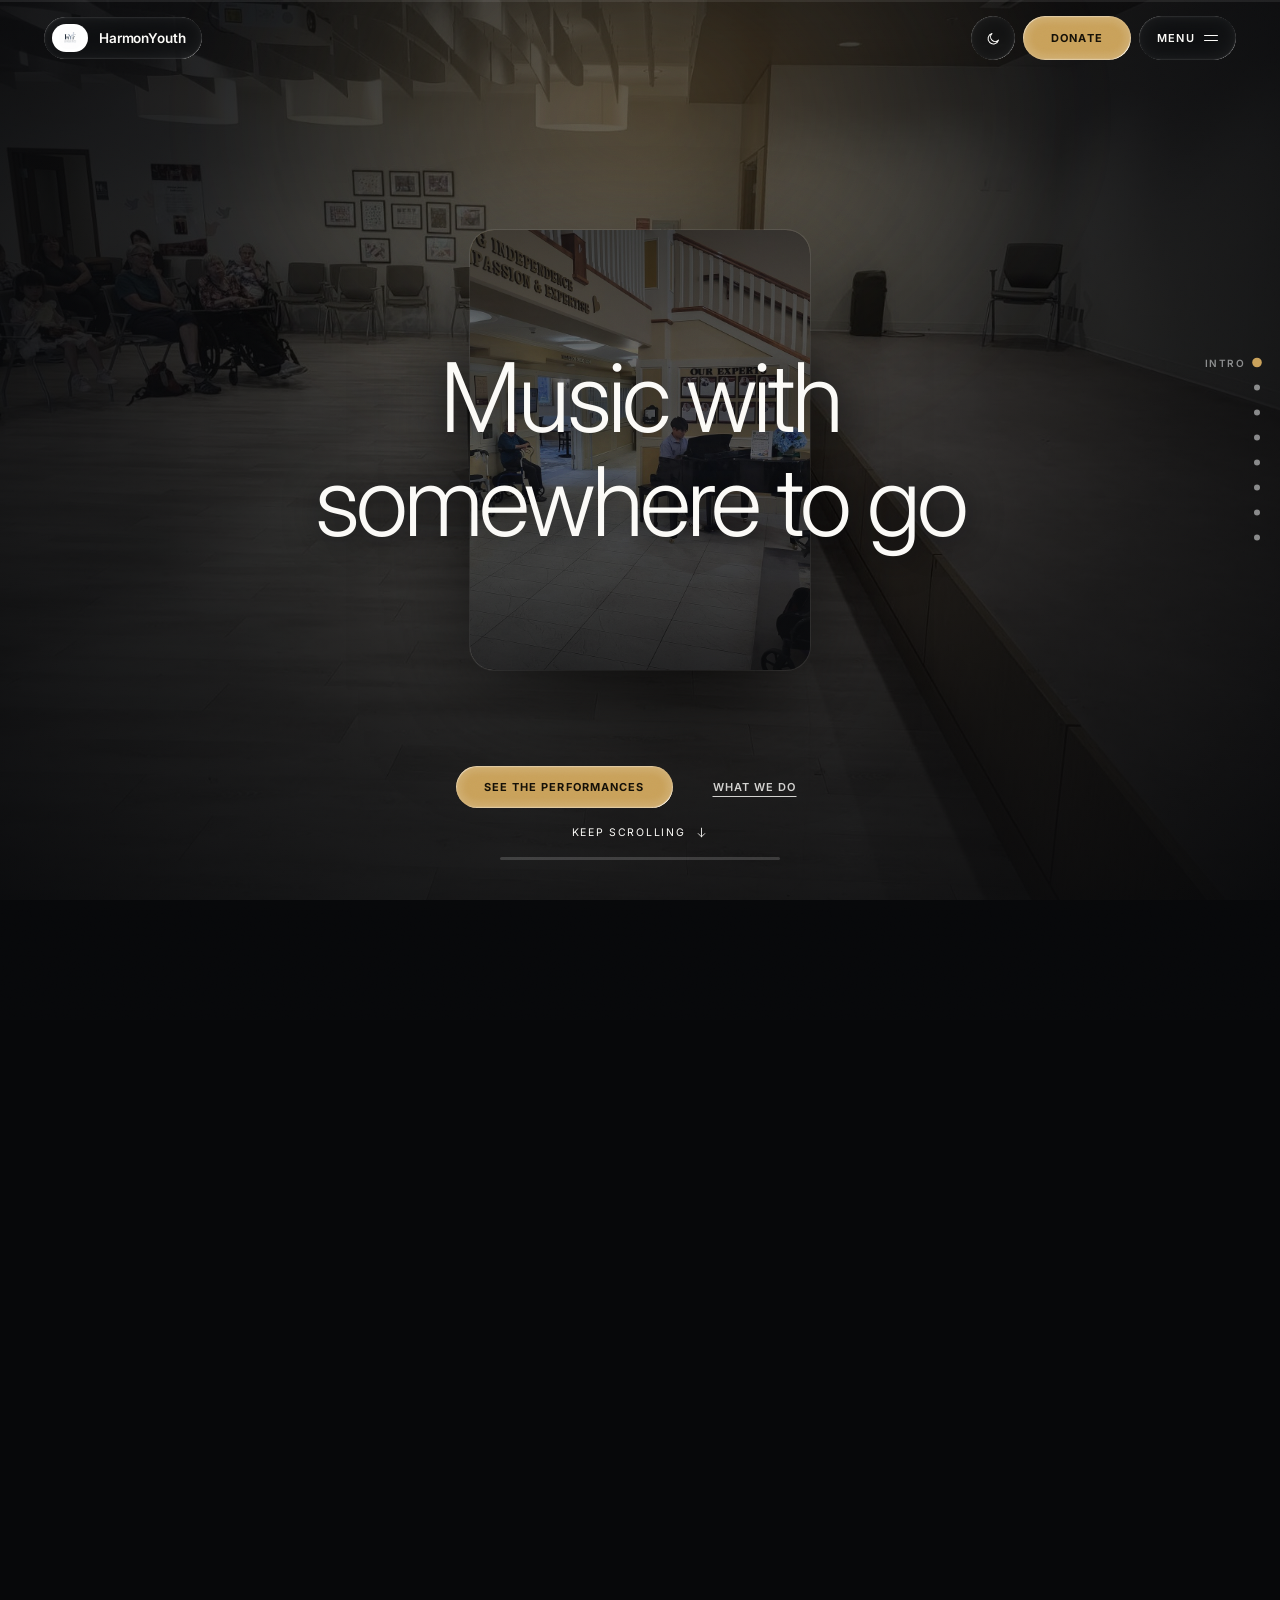
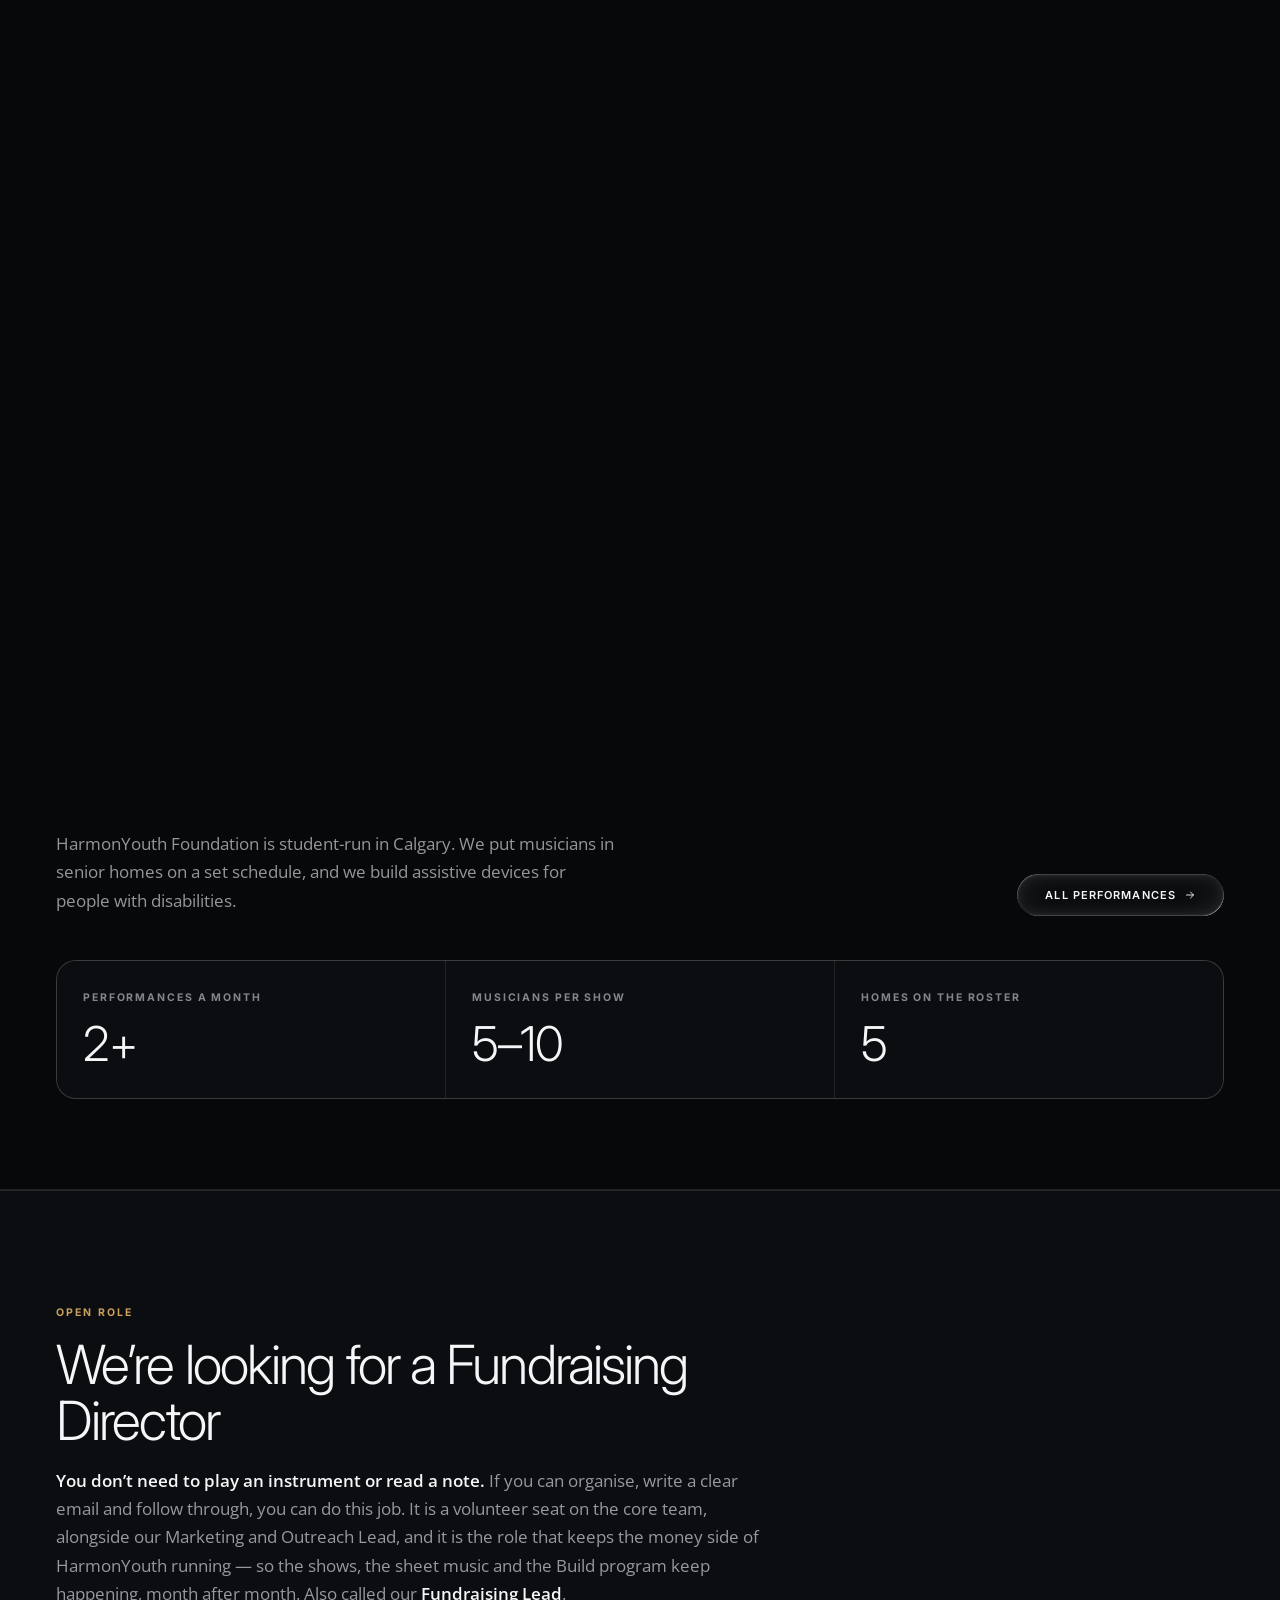
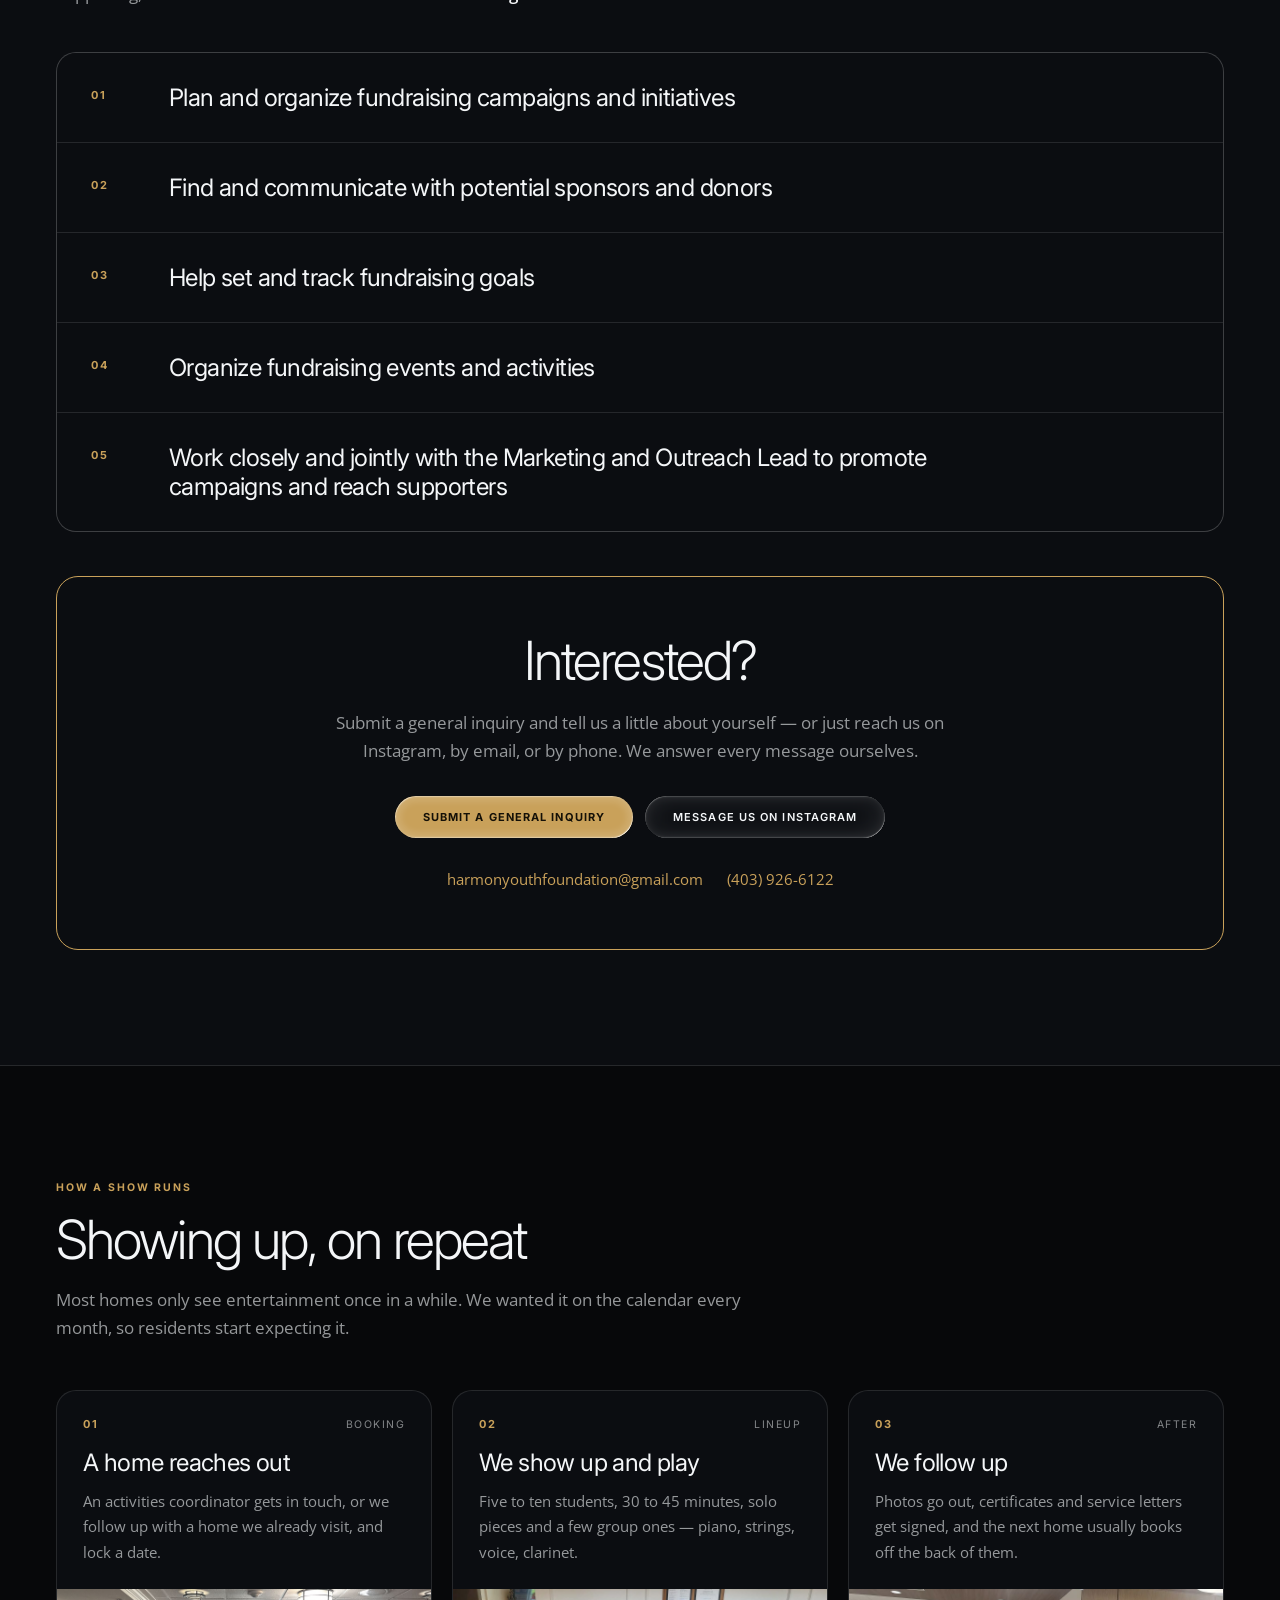
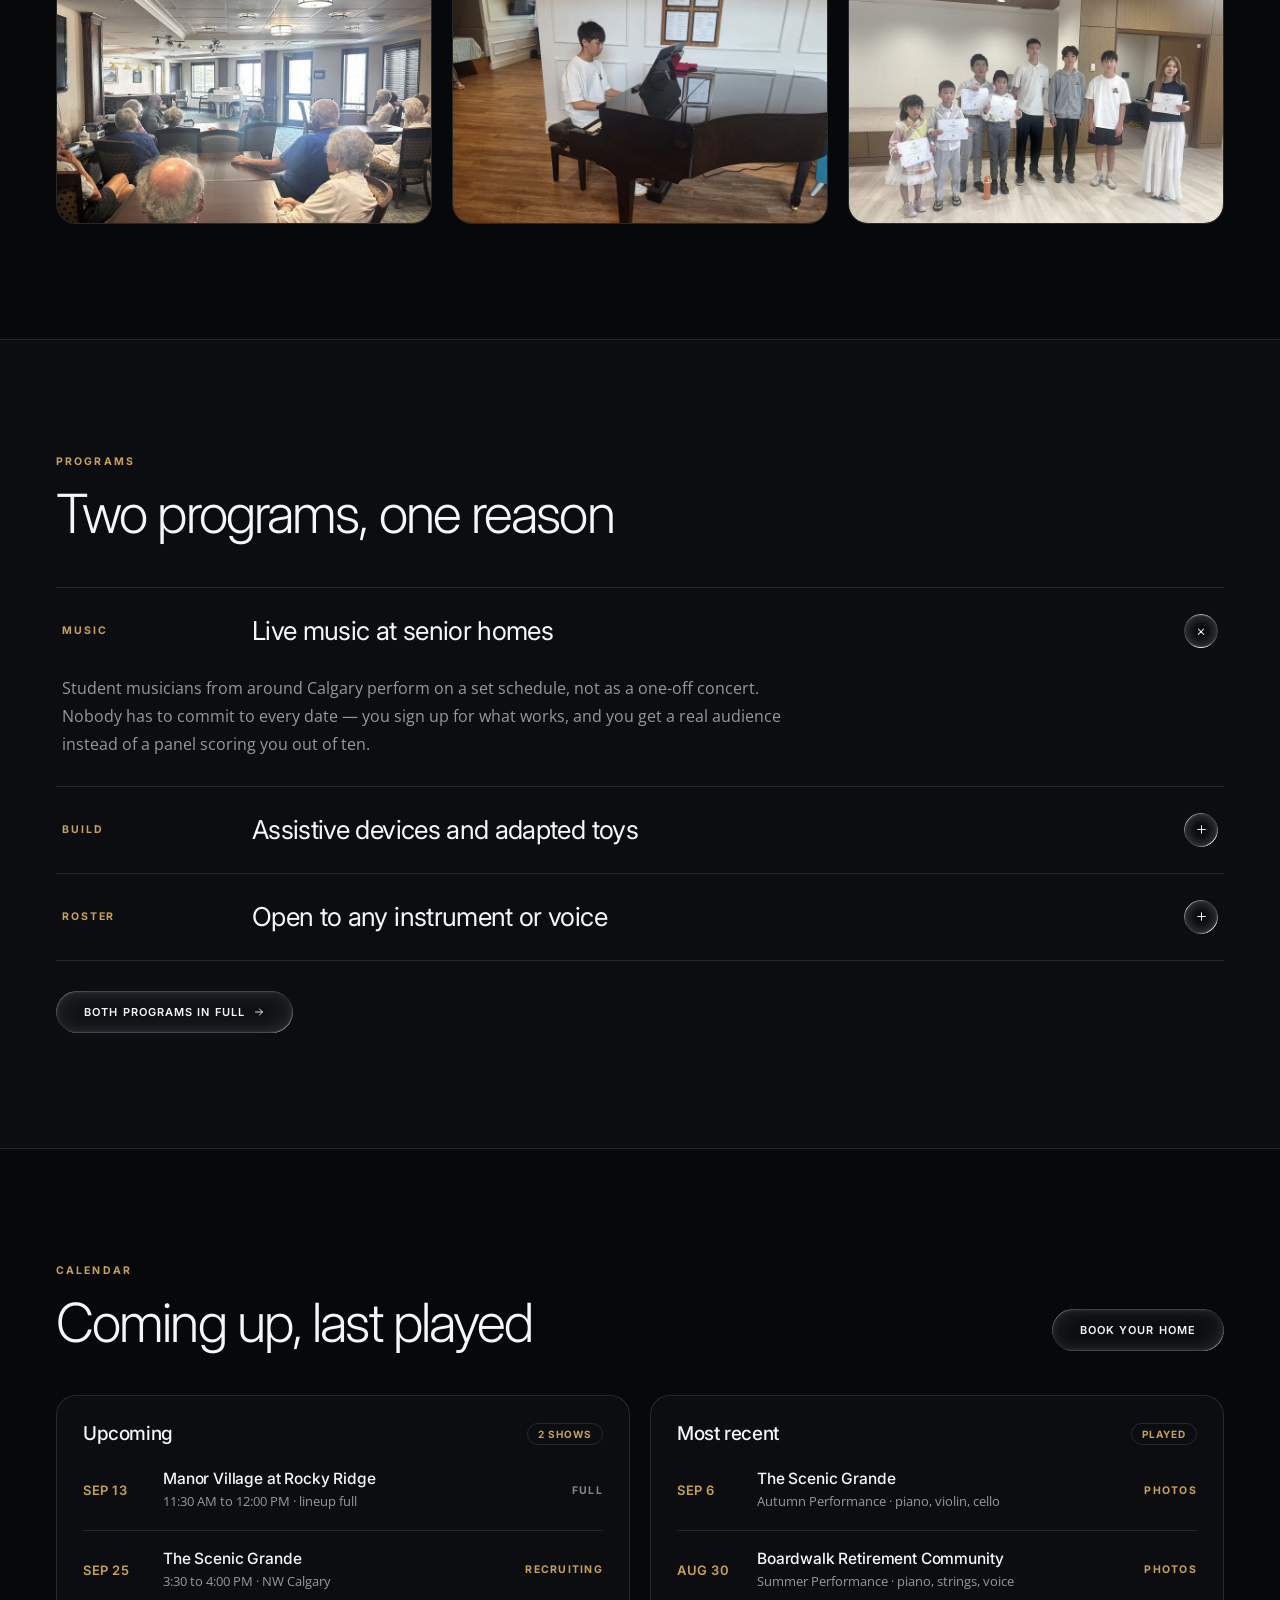
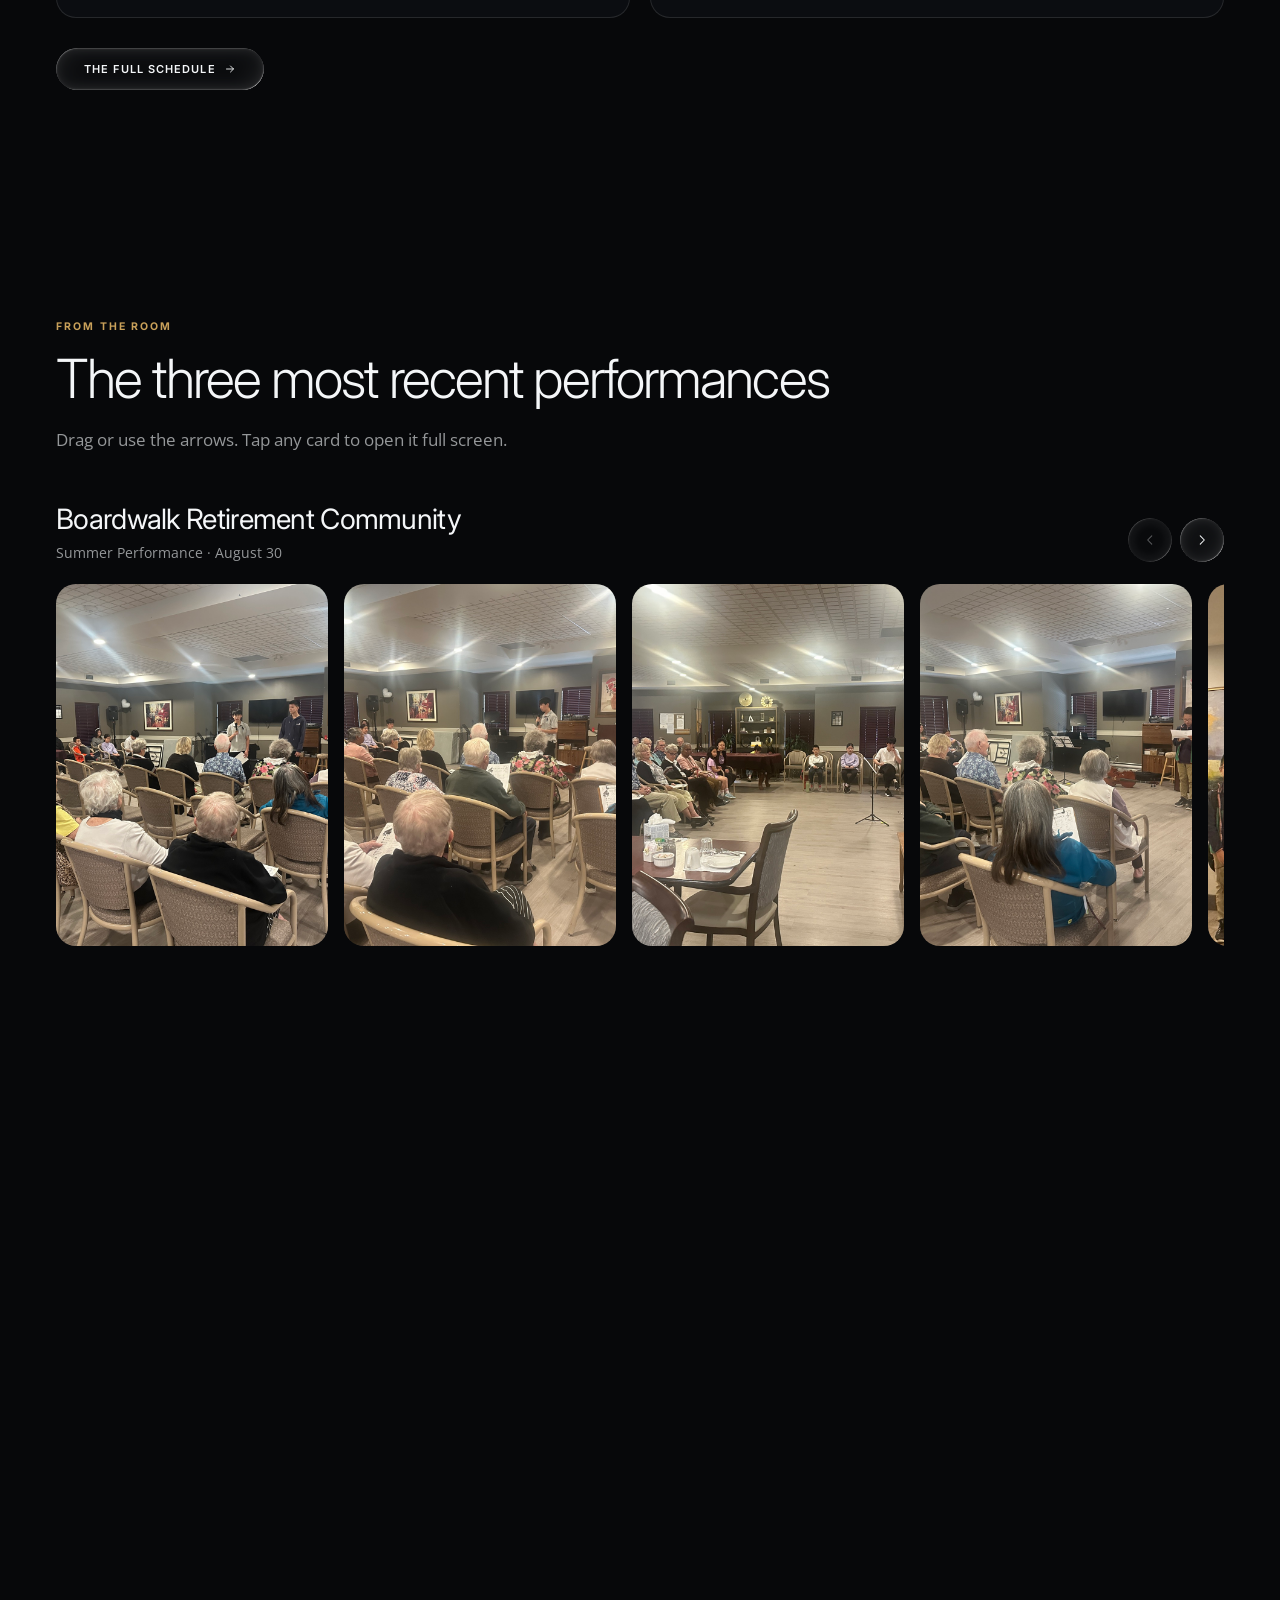
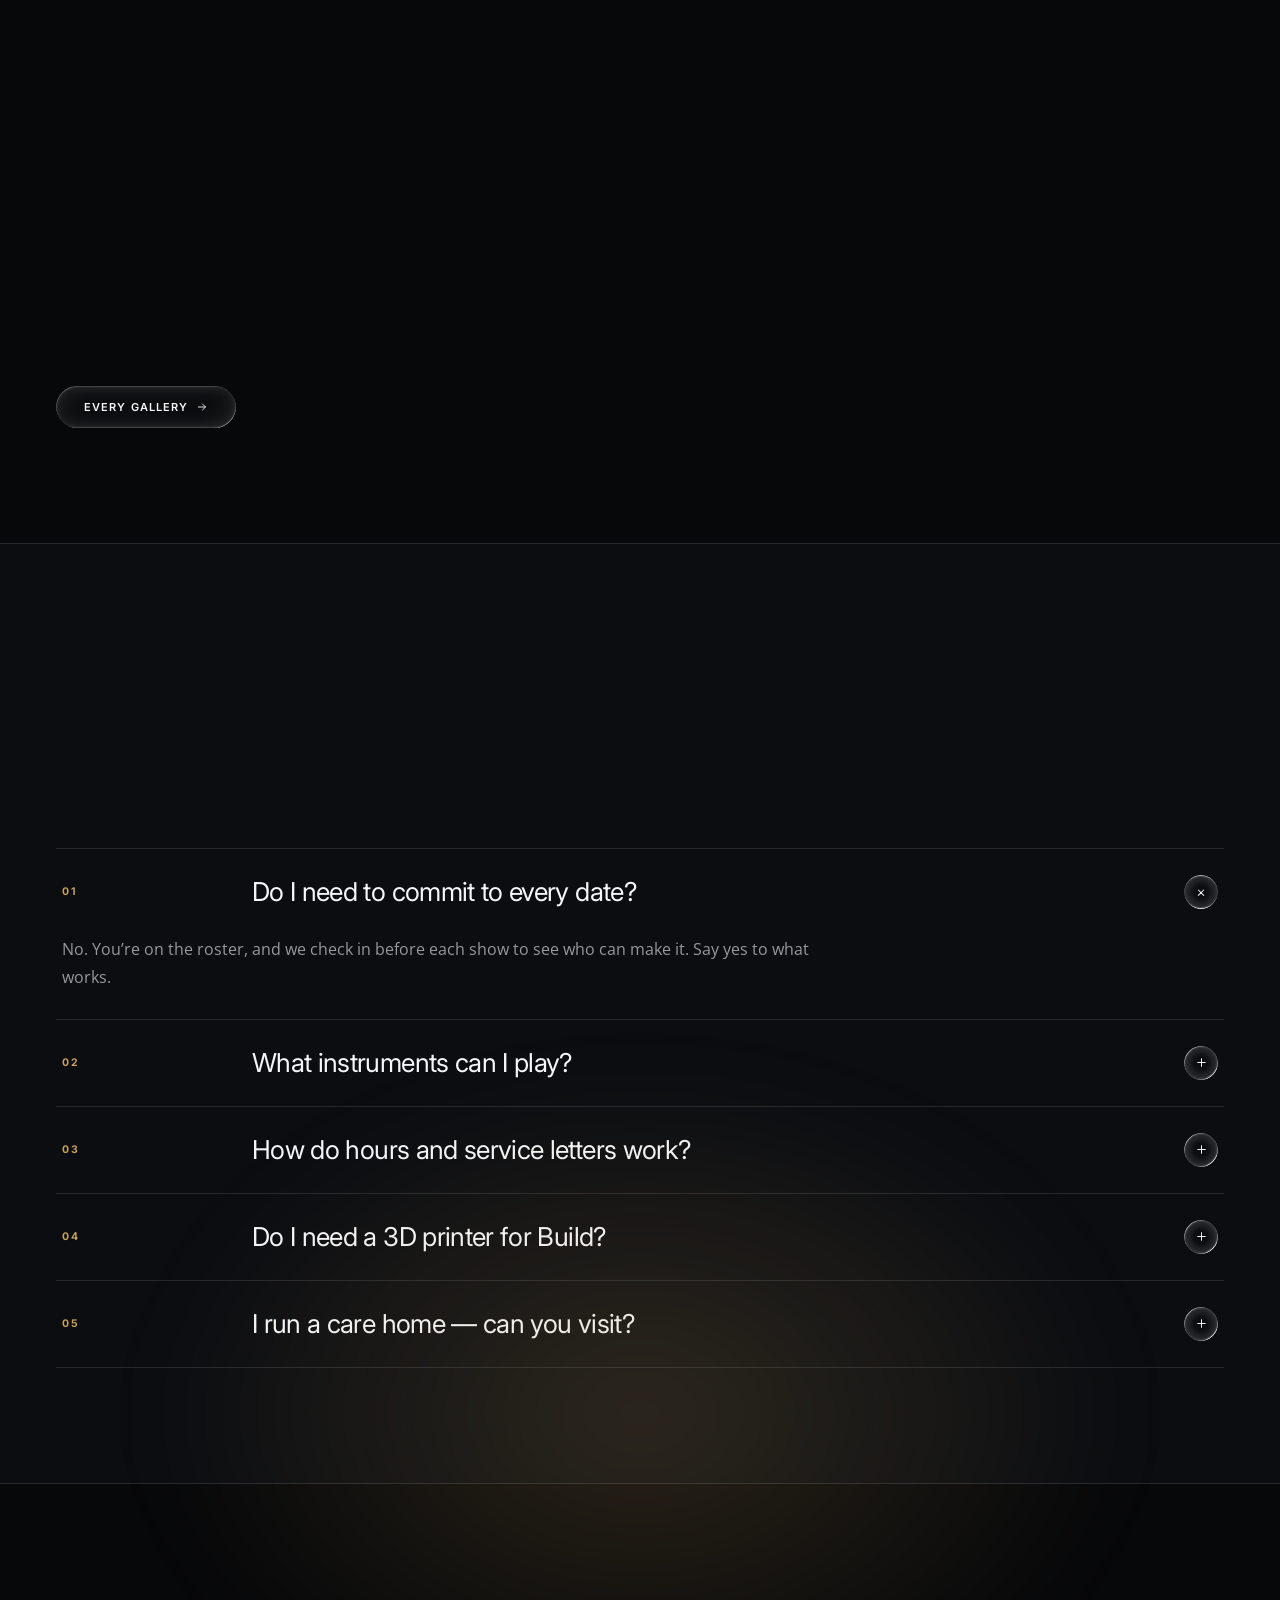
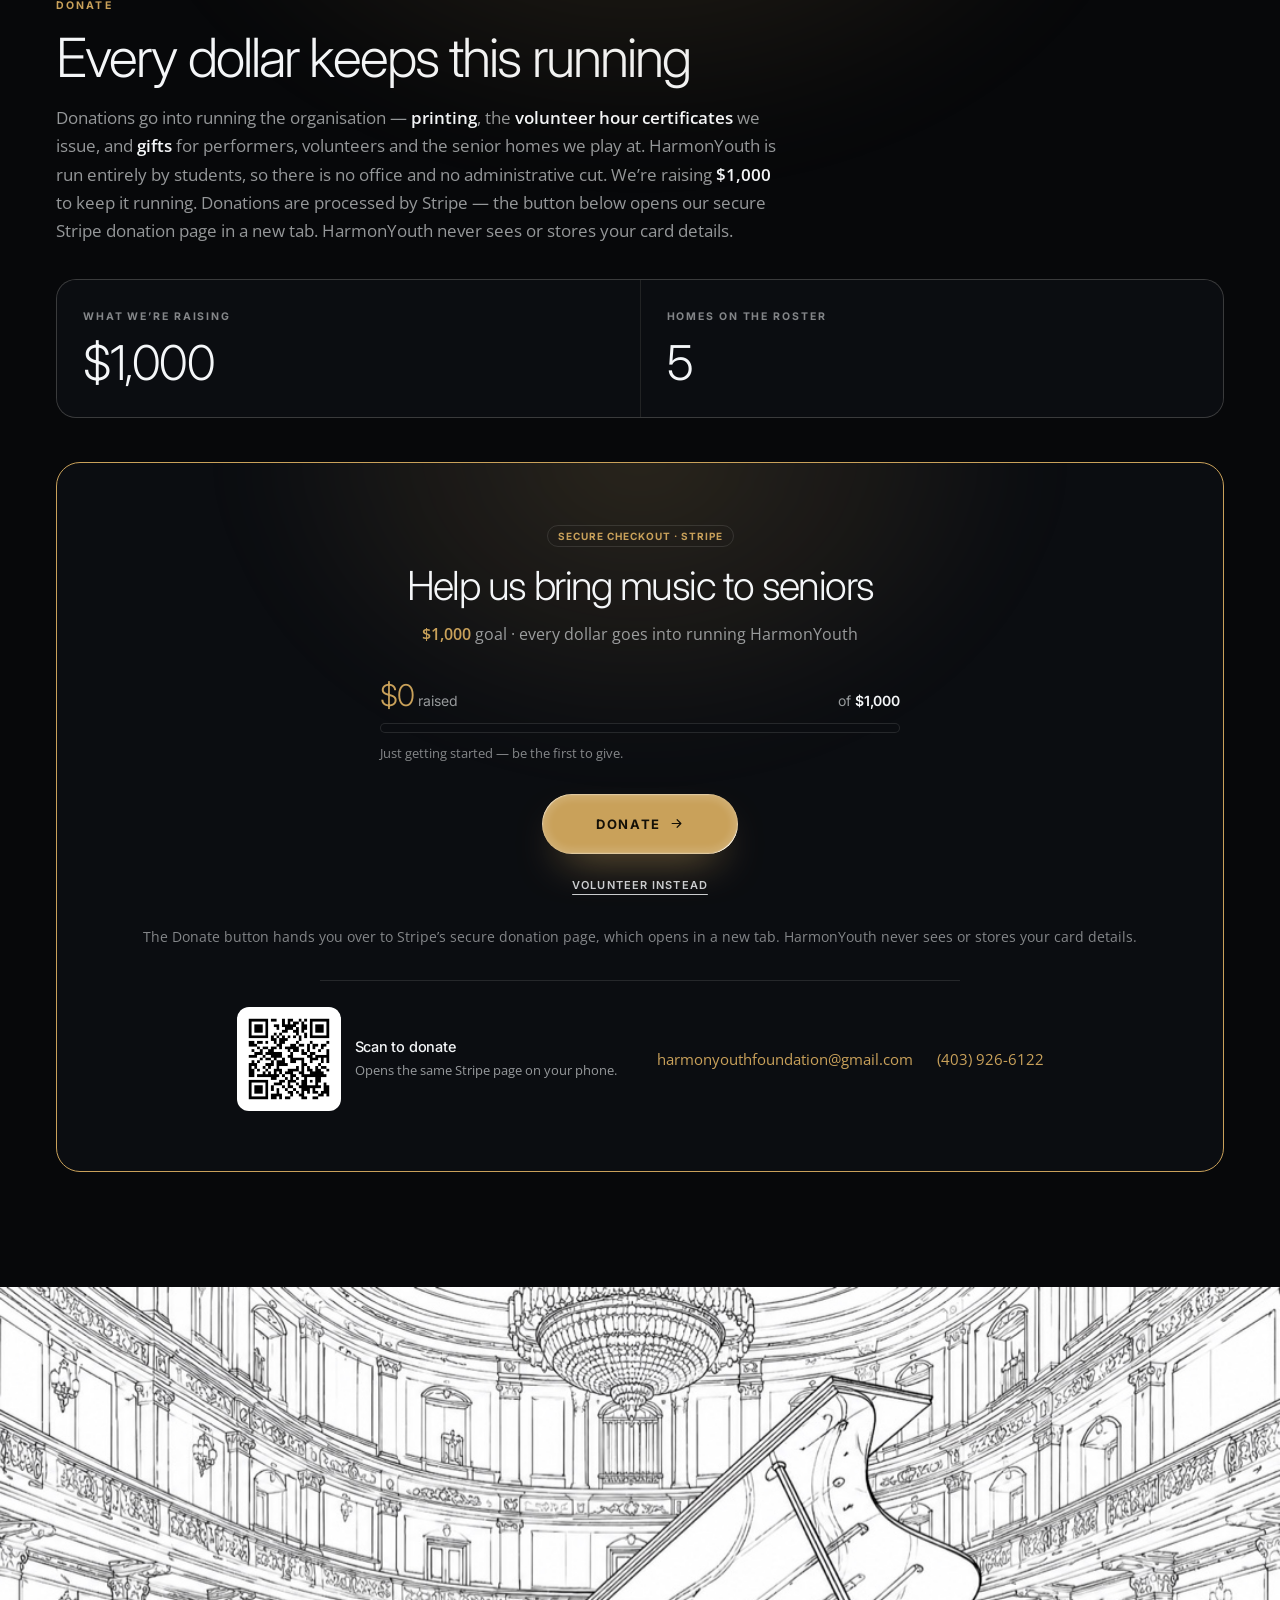
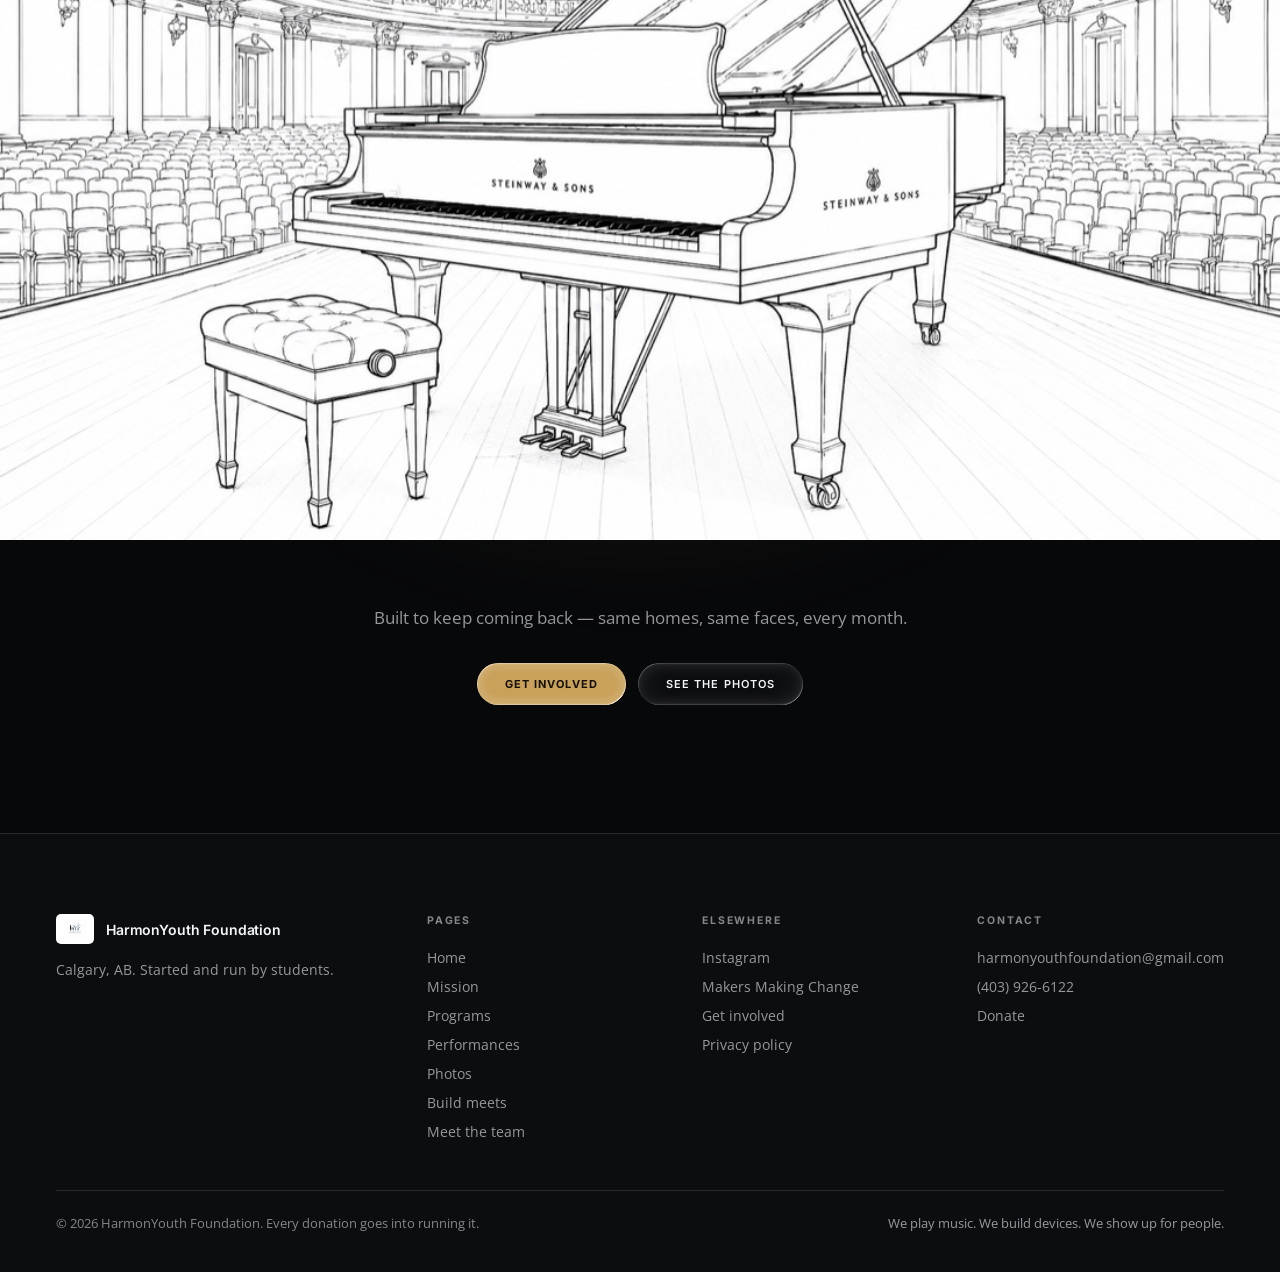
<file: index.html>
<!DOCTYPE html>
<html lang="en" data-hy-theme="dark">
<head>
<meta charset="utf-8">
<meta name="viewport" content="width=device-width, initial-scale=1">
<title>HarmonYouth Foundation &mdash; Music with somewhere to go</title>
<meta name="description" content="Student-run in Calgary. We put musicians in senior homes on a set schedule, and we build assistive devices for people with disabilities.">
<meta property="og:title" content="HarmonYouth Foundation &mdash; Music with somewhere to go">
<meta property="og:description" content="Student-run in Calgary. We put musicians in senior homes on a set schedule, and we build assistive devices for people with disabilities.">
<meta property="og:image" content="https://harmonyouthfoundation.com/og-cover.jpg">
<meta property="og:image:width" content="1200">
<meta property="og:image:height" content="630">
<meta property="og:image:alt" content="A student pianist playing for residents at a Calgary senior home">
<link rel="canonical" href="https://harmonyouthfoundation.com/">
<meta property="og:url" content="https://harmonyouthfoundation.com/">
<meta property="og:type" content="website">
<meta property="og:site_name" content="HarmonYouth Foundation">
<meta property="og:locale" content="en_CA">
<meta name="twitter:card" content="summary_large_image">
<meta name="twitter:title" content="HarmonYouth Foundation &mdash; Music with somewhere to go">
<meta name="twitter:description" content="Student-run in Calgary. We put musicians in senior homes on a set schedule, and we build assistive devices for people with disabilities.">
<meta name="twitter:image" content="https://harmonyouthfoundation.com/og-cover.jpg">
<meta name="twitter:image:alt" content="A student pianist playing for residents at a Calgary senior home">
<meta name="theme-color" content="#07080A" media="(prefers-color-scheme: dark)">
<meta name="theme-color" content="#F4F3EF" media="(prefers-color-scheme: light)">
<link rel="icon" href="harmonyouth-logo.png">
<script type="application/ld+json">
{
  "@context": "https://schema.org",
  "@type": "NGO",
  "name": "HarmonYouth Foundation",
  "url": "https://harmonyouthfoundation.com/",
  "logo": "https://harmonyouthfoundation.com/harmonyouth-logo.png",
  "image": "https://harmonyouthfoundation.com/og-cover.jpg",
  "description": "Student-run in Calgary. We put musicians in senior homes on a set schedule, and we build assistive devices for people with disabilities.",
  "email": "harmonyouthfoundation@gmail.com",
  "telephone": "+1-403-926-6122",
  "areaServed": {
    "@type": "City",
    "name": "Calgary",
    "addressRegion": "AB",
    "addressCountry": "CA"
  },
  "address": {
    "@type": "PostalAddress",
    "addressLocality": "Calgary",
    "addressRegion": "AB",
    "addressCountry": "CA"
  },
  "sameAs": [
    "https://instagram.com/harmonyouthfoundation"
  ],
  "knowsAbout": [
    "Live music for seniors",
    "Assistive device building",
    "Youth volunteering"
  ]
}
</script>

<link rel="preconnect" href="https://fonts.googleapis.com">
<link rel="preconnect" href="https://fonts.gstatic.com" crossorigin>
<link href="https://fonts.googleapis.com/css2?family=Inter:wght@300;400;500;600;700&family=Open+Sans:wght@400;500;600&display=swap" rel="stylesheet">
<link rel="stylesheet" href="styles.css?v=15">
<script defer src="site.js?v=15"></script>
</head>
<body data-page="index.html">
<a class="skip" href="#main">Skip to content</a>
<canvas data-cursor class="hy-cursor" aria-hidden="true"></canvas>
<svg class="hy-filter-defs" aria-hidden="true"><defs><filter id="hy-glass" x="0%" y="0%" width="100%" height="100%" color-interpolation-filters="sRGB"><feTurbulence type="fractalNoise" baseFrequency="0.05 0.05" numOctaves="1" seed="1" result="t"/><feGaussianBlur in="t" stdDeviation="2" result="bt"/><feDisplacementMap in="SourceGraphic" in2="bt" scale="55" xChannelSelector="R" yChannelSelector="B" result="d"/><feGaussianBlur in="d" stdDeviation="3"/></filter></defs></svg>
<div class="hy-grain" aria-hidden="true"></div>
<div class="hy-progress" aria-hidden="true"><i data-progress></i></div>
<header class="site-header">
  <div class="header-inner">
    <a href="index.html" class="brand">
      <span class="ring"></span><span class="blur" data-glass></span>
      <img src="harmonyouth-logo.png" alt="HarmonYouth Foundation" width="256" height="256">
      <span class="word">HarmonYouth</span>
    </a>
    <div class="header-actions">
      <button type="button" data-theme-toggle class="icon-btn" aria-label="Switch colour mode">
        <span class="ring"></span><span class="blur" data-glass></span>
        <span class="ico" data-theme-icon></span>
      </button>
      <a href="donate.html" class="btn btn-accent header-donate"><span class="ring"></span><span class="btn-label">Donate</span></a>
      <div class="menu-wrap">
        <button type="button" data-menu-toggle class="menu-btn" aria-expanded="false" aria-haspopup="true">
          <span class="ring"></span><span class="blur" data-glass></span>
          <span>Menu</span>
          <span class="menu-bars" data-menu-bars><i></i><i></i></span>
        </button>
        <div data-menu-panel class="menu-panel" role="menu">
          <form data-search-form class="menu-search" role="search">
            <svg width="15" height="15" viewBox="0 0 24 24" fill="none"><circle cx="11" cy="11" r="6.5" stroke="currentColor" stroke-width="1.7"/><path d="M16 16l4.5 4.5" stroke="currentColor" stroke-width="1.7" stroke-linecap="round"/></svg>
            <span class="field">
              <input data-search-input type="text" autocomplete="off" aria-label="Search the site">
              <span data-search-ph class="ph"></span>
            </span>
            <kbd>&crarr;</kbd>
          </form>
          <div data-search-result class="search-result"></div>
          <div class="menu-links" role="none"><a href="index.html" data-navlink class="navlink" role="menuitem"><span class="nl-ico"><svg width="14" height="14" viewBox="0 0 24 24" fill="none"><path d="M4 11l8-6.5 8 6.5V20a1 1 0 0 1-1 1h-4v-6H9v6H5a1 1 0 0 1-1-1Z" stroke="currentColor" stroke-width="1.6" stroke-linejoin="round"/></svg></span><span class="nl-label">Home</span><i class="navline"></i></a><a href="mission.html" data-navlink class="navlink" role="menuitem"><span class="nl-ico"><svg width="14" height="14" viewBox="0 0 24 24" fill="none"><path d="M12 20.5S4.5 16 4.5 10.2A4.2 4.2 0 0 1 12 7.6a4.2 4.2 0 0 1 7.5 2.6c0 5.8-7.5 10.3-7.5 10.3Z" stroke="currentColor" stroke-width="1.6" stroke-linejoin="round"/></svg></span><span class="nl-label">Mission</span><i class="navline"></i></a><a href="programs.html" data-navlink class="navlink" role="menuitem"><span class="nl-ico"><svg width="14" height="14" viewBox="0 0 24 24" fill="none"><circle cx="7.5" cy="17.5" r="2.8" stroke="currentColor" stroke-width="1.6"/><circle cx="17" cy="15.5" r="2.8" stroke="currentColor" stroke-width="1.6"/><path d="M10.3 17.5V5l9.5-2v12.5" stroke="currentColor" stroke-width="1.6"/></svg></span><span class="nl-label">Programs</span><i class="navline"></i></a><a href="performances.html" data-navlink class="navlink spread" role="menuitem"><span class="nl-left"><span class="nl-ico"><svg width="14" height="14" viewBox="0 0 24 24" fill="none"><rect x="3.5" y="5" width="17" height="15.5" rx="2" stroke="currentColor" stroke-width="1.6"/><path d="M3.5 9.5h17M8.5 3v4M15.5 3v4" stroke="currentColor" stroke-width="1.6" stroke-linecap="round"/></svg></span><span class="nl-label">Performances</span></span><span class="nl-tag">6 NEXT</span><i class="navline"></i></a><a href="photos.html" data-navlink class="navlink" role="menuitem"><span class="nl-ico"><svg width="14" height="14" viewBox="0 0 24 24" fill="none"><rect x="3.5" y="5" width="17" height="14" rx="2" stroke="currentColor" stroke-width="1.6"/><path d="M6 16l4-4.5 3.5 3.5L16 12l2.5 3" stroke="currentColor" stroke-width="1.6" stroke-linejoin="round"/><circle cx="15" cy="9" r="1.3" fill="currentColor"/></svg></span><span class="nl-label">Photos</span><i class="navline"></i></a><a href="build-meets.html" data-navlink class="navlink" role="menuitem"><span class="nl-ico"><svg width="14" height="14" viewBox="0 0 24 24" fill="none"><path d="M14.7 6.3a3.9 3.9 0 0 0 5 5L15 16l-3.5 3.5a2 2 0 0 1-2.8-2.8L12 13 7.6 8.6a3.9 3.9 0 0 1-1.3-4.4l3 3 2-2-3-3a3.9 3.9 0 0 1 4.4 1.3Z" stroke="currentColor" stroke-width="1.5" stroke-linejoin="round"/></svg></span><span class="nl-label">Build meets</span><i class="navline"></i></a><a href="team.html" data-navlink class="navlink" role="menuitem"><span class="nl-ico"><svg width="14" height="14" viewBox="0 0 24 24" fill="none"><circle cx="9" cy="8.5" r="3" stroke="currentColor" stroke-width="1.6"/><path d="M3.5 19.5c0-3 2.4-5 5.5-5s5.5 2 5.5 5" stroke="currentColor" stroke-width="1.6" stroke-linecap="round"/><path d="M16 6.2a3 3 0 0 1 0 5.6M17.5 19.5c0-2.2-.8-3.9-2.2-5" stroke="currentColor" stroke-width="1.6" stroke-linecap="round"/></svg></span><span class="nl-label">Meet the team</span><i class="navline"></i></a><a href="get-involved.html" data-navlink class="navlink" role="menuitem"><span class="nl-ico"><svg width="14" height="14" viewBox="0 0 24 24" fill="none"><circle cx="9" cy="8" r="3.2" stroke="currentColor" stroke-width="1.6"/><path d="M3.5 20c0-3.3 2.5-5.5 5.5-5.5s5.5 2.2 5.5 5.5M17 6.5v6M14 9.5h6" stroke="currentColor" stroke-width="1.6" stroke-linecap="round"/></svg></span><span class="nl-label">Get involved</span><i class="navline"></i></a><a href="donate.html" data-navlink class="navlink" role="menuitem"><span class="nl-ico"><svg width="14" height="14" viewBox="0 0 24 24" fill="none"><path d="M12 20.5S4 15.5 4 10.5C4 7.5 6 6 8 6c1.6 0 3 1 4 2.4C13 7 14.4 6 16 6c2 0 4 1.5 4 4.5 0 5-8 10-8 10Z" stroke="currentColor" stroke-width="1.6" stroke-linejoin="round"/></svg></span><span class="nl-label">Donate</span><i class="navline"></i></a></div>
          <div class="menu-rule"></div>
          <div class="menu-notes">
            <div class="menu-note">
              <svg width="15" height="15" viewBox="0 0 24 24" fill="none"><circle cx="12" cy="9" r="5.5" stroke="currentColor" stroke-width="1.6"/><path d="M8.6 13.6 7.2 21l4.8-2.8 4.8 2.8-1.4-7.4" stroke="currentColor" stroke-width="1.6" stroke-linejoin="round"/></svg>
              <div><div class="t">Volunteer hours</div><div class="d">A certificate every 4 hours &mdash; performing or building both count.</div></div>
            </div>
            <a href="mailto:harmonyouthfoundation@gmail.com?subject=Volunteer%20Service%20Letter%20Request" class="menu-note">
              <svg width="15" height="15" viewBox="0 0 24 24" fill="none"><rect x="3.5" y="5" width="17" height="14" rx="2" stroke="currentColor" stroke-width="1.6"/><path d="M4 7l8 6 8-6" stroke="currentColor" stroke-width="1.6" stroke-linejoin="round"/></svg>
              <div><div class="t">Volunteer Service Letter Request</div><div class="d">Request one at any performance, or email us &mdash; we write them same week.</div></div>
            </a>
          </div>
          <div class="menu-rule"></div>
          <div class="menu-cta">
            <a href="donate.html" class="btn btn-accent" ><span class="ring"></span><span class="btn-label">Donate</span></a>
            <a href="https://instagram.com/harmonyouthfoundation" target="_blank" rel="noopener" class="menu-ig" aria-label="Instagram">
              <span class="ring"></span><span class="blur" data-glass></span>
              <svg width="16" height="16" viewBox="0 0 24 24" fill="none"><rect x="3" y="3" width="18" height="18" rx="5" stroke="currentColor" stroke-width="1.8"/><circle cx="12" cy="12" r="4" stroke="currentColor" stroke-width="1.8"/><circle cx="17.5" cy="6.5" r="1.1" fill="currentColor"/></svg>
            </a>
          </div>
        </div>
      </div>
    </div>
  </div>
</header>
<div class="dotrail" aria-hidden="true"><a href="#hero" data-dot="hero"><span class="lbl">Intro</span><i></i></a><a href="#recruiting" data-dot="recruiting"><span class="lbl">Open role</span><i></i></a><a href="#process" data-dot="process"><span class="lbl">Process</span><i></i></a><a href="#programs" data-dot="programs"><span class="lbl">Programs</span><i></i></a><a href="#shows" data-dot="shows"><span class="lbl">Shows</span><i></i></a><a href="#gallery" data-dot="gallery"><span class="lbl">Photos</span><i></i></a><a href="#involved" data-dot="involved"><span class="lbl">Involved</span><i></i></a><a href="#support" data-dot="support"><span class="lbl">Donate</span><i></i></a></div><main id="main"><div class="hero-scene" data-hero-scene><section id="hero" class="hero" data-hero>
  <img class="hero-bg" src="cambridgemanor-aug23-3.jpg" alt="" aria-hidden="true" width="1600" height="1200">
  <div class="hero-shade" data-hero-shade></div>
  <div class="hero-halo" aria-hidden="true"></div>
  <div class="hero-media" data-hero-media>
    <img src="manorvillage-aug7-2.jpg" alt="Student pianists performing at a Calgary senior home" width="1600" height="1200" loading="lazy" decoding="async">
    <div class="hero-veil" data-hero-veil></div>
    <div class="hero-caption" data-hero-caption>
      <div class="k">Manor Village at Rocky Ridge &middot; August 7</div>
      <p>Four students played the afternoon set for residents.</p>
    </div>
  </div>
  <h1 class="hero-text">
    <span class="hero-word" data-hero-word="l">Music with</span>
    <span class="hero-word" data-hero-word="r">somewhere to go</span>
  </h1>
  <div class="hero-meta" data-hero-meta>
    <div class="btn-row"><a href="#shows" class="btn btn-accent" ><span class="ring"></span><span class="btn-label">See the performances</span></a> <a href="#programs" class="btn btn-ghost" ><span class="btn-label">What we do</span></a></div>
    <div class="hero-scrollhint">Keep scrolling
      <svg width="13" height="13" viewBox="0 0 24 24" fill="none"><path d="M12 4v16M6 14l6 6 6-6" stroke="currentColor" stroke-width="1.6" stroke-linecap="round" stroke-linejoin="round"/></svg>
    </div>
    <div class="hero-track"><i data-hero-bar></i></div>
  </div>
</section></div><section class="sec-tight sec-line">
  <div class="wrap">
    <div class="split" data-reveal>
      <p>HarmonYouth Foundation is student-run in Calgary. We put musicians in senior homes on a set schedule, and we build assistive devices for people with disabilities.</p>
      <a href="performances.html" class="btn" ><span class="ring"></span><span class="blur"></span><span class="btn-label">All performances</span><svg width="12" height="12" viewBox="0 0 24 24" fill="none"><path d="M5 12h14M13 6l6 6-6 6" stroke="currentColor" stroke-width="1.8" stroke-linecap="round" stroke-linejoin="round"/></svg></a>
    </div>
    <div class="stat-strip"><div class="stat" data-reveal><div class="k">Performances a month</div><div class="v">2+</div></div><div class="stat" data-reveal><div class="k">Musicians per show</div><div class="v">5&ndash;10</div></div><div class="stat" data-reveal><div class="k">Homes on the roster</div><div class="v">5</div></div></div>
  </div>
</section><section id="recruiting" class="sec sec-alt">
  <div class="wrap">
    <div class="sec-head" data-reveal>
      <div class="eyebrow">Open role</div>
      <h2 class="display">We&rsquo;re looking for a Fundraising Director</h2>
      <p class="lede"><strong style="color:var(--text);font-weight:600">You don&rsquo;t need to play an instrument or read a note.</strong> If you can organise, write a clear email and follow through, you can do this job. It is a volunteer seat on the core team, alongside our Marketing and Outreach Lead, and it is the role that keeps the money side of HarmonYouth running &mdash; so the shows, the sheet music and the Build program keep happening, month after month. Also called our <strong style="color:var(--text);font-weight:600">Fundraising Lead</strong>.</p>
    </div>
    <div class="numbered">
      <div class="row" data-reveal><div class="no">01</div><div class="prose"><h3>Plan and organize fundraising campaigns and initiatives</h3></div></div>
      <div class="row" data-reveal><div class="no">02</div><div class="prose"><h3>Find and communicate with potential sponsors and donors</h3></div></div>
      <div class="row" data-reveal><div class="no">03</div><div class="prose"><h3>Help set and track fundraising goals</h3></div></div>
      <div class="row" data-reveal><div class="no">04</div><div class="prose"><h3>Organize fundraising events and activities</h3></div></div>
      <div class="row" data-reveal><div class="no">05</div><div class="prose"><h3>Work closely and jointly with the Marketing and Outreach Lead to promote campaigns and reach supporters</h3></div></div>
    </div>
    <div class="callout" data-reveal>
      <h2 class="display" style="margin-top:0">Interested?</h2>
      <p>Submit a general inquiry and tell us a little about yourself &mdash; or just reach us on Instagram, by email, or by phone. We answer every message ourselves.</p>
      <div class="btn-row" style="justify-content:center"><a href="get-involved.html#other" class="btn btn-accent" ><span class="ring"></span><span class="btn-label">Submit a general inquiry</span></a> <a href="https://instagram.com/harmonyouthfoundation" class="btn" target="_blank" rel="noopener"><span class="ring"></span><span class="blur"></span><span class="btn-label">Message us on Instagram</span></a></div>
      <div class="contact-inline" style="justify-content:center"><a href="mailto:harmonyouthfoundation@gmail.com">harmonyouthfoundation@gmail.com</a><a href="tel:+14039266122">(403) 926-6122</a></div>
    </div>
  </div>
</section><section id="process" class="sec">
  <div class="wrap">
    <div class="sec-head" data-reveal>
      <div class="eyebrow">How a show runs</div>
      <h2 class="display">Showing up, on repeat</h2>
      <p class="lede">Most homes only see entertainment once in a while. We wanted it on the calendar every month, so residents start expecting it.</p>
    </div>
    <div class="card-grid"><article class="card" data-reveal><div class="card-top"><span class="card-no">01</span><span class="card-tag">Booking</span></div><h3>A home reaches out</h3><p>An activities coordinator gets in touch, or we follow up with a home we already visit, and lock a date.</p><div class="card-photo"><img data-src="rockyridge-aug1-1.jpg" alt="Residents gathering for a performance"></div></article><article class="card" data-reveal><div class="card-top"><span class="card-no">02</span><span class="card-tag">Lineup</span></div><h3>We show up and play</h3><p>Five to ten students, 30 to 45 minutes, solo pieces and a few group ones &mdash; piano, strings, voice, clarinet.</p><div class="card-photo"><img data-src="scenicgrande-aug21-1.jpg" alt="A student performing at The Scenic Grande"></div></article><article class="card" data-reveal><div class="card-top"><span class="card-no">03</span><span class="card-tag">After</span></div><h3>We follow up</h3><p>Photos go out, certificates and service letters get signed, and the next home usually books off the back of them.</p><div class="card-photo"><img data-src="cambridgemanor-aug23-16.jpg" alt="Performers after the show"></div></article></div>
  </div>
</section><section id="programs" class="sec sec-alt">
  <div class="wrap">
    <div class="sec-head" data-reveal>
      <div class="eyebrow">Programs</div>
      <h2 class="display">Two programs, one reason</h2>
    </div>
    <div class="accordion" data-accordion><div class="acc-item" data-acc-item>
  <button type="button" class="acc-trigger" data-acc-trigger aria-expanded="false">
    <span class="acc-key">Music</span>
    <span class="acc-title">Live music at senior homes</span>
    <span class="acc-icon" data-acc-icon><i class="ring"></i><svg width="13" height="13" viewBox="0 0 24 24" fill="none"><path d="M12 5v14M5 12h14" stroke="currentColor" stroke-width="1.8" stroke-linecap="round"/></svg></span>
  </button>
  <div class="acc-body" data-acc-body><p>Student musicians from around Calgary perform on a set schedule, not as a one-off concert. Nobody has to commit to every date &mdash; you sign up for what works, and you get a real audience instead of a panel scoring you out of ten.</p></div>
</div><div class="acc-item" data-acc-item>
  <button type="button" class="acc-trigger" data-acc-trigger aria-expanded="false">
    <span class="acc-key">Build</span>
    <span class="acc-title">Assistive devices and adapted toys</span>
    <span class="acc-icon" data-acc-icon><i class="ring"></i><svg width="13" height="13" viewBox="0 0 24 24" fill="none"><path d="M12 5v14M5 12h14" stroke="currentColor" stroke-width="1.8" stroke-linecap="round"/></svg></span>
  </button>
  <div class="acc-body" data-acc-body><p>Members 3D print and assemble devices from the Makers Making Change open-source library, reviewed by occupational therapists. Finished devices go to people in our community at little to no cost. You don&rsquo;t need a printer &mdash; build meetings need hands more than hardware.</p></div>
</div><div class="acc-item" data-acc-item>
  <button type="button" class="acc-trigger" data-acc-trigger aria-expanded="false">
    <span class="acc-key">Roster</span>
    <span class="acc-title">Open to any instrument or voice</span>
    <span class="acc-icon" data-acc-icon><i class="ring"></i><svg width="13" height="13" viewBox="0 0 24 24" fill="none"><path d="M12 5v14M5 12h14" stroke="currentColor" stroke-width="1.8" stroke-linecap="round"/></svg></span>
  </button>
  <div class="acc-body" data-acc-body><p>Any skill level you&rsquo;re comfortable playing in front of people. We add you to the roster and check in before each show to see who can make it, so signing up never locks you into a date.</p></div>
</div></div>
    <div class="btn-row"><a href="programs.html" class="btn" ><span class="ring"></span><span class="blur"></span><span class="btn-label">Both programs in full</span><svg width="12" height="12" viewBox="0 0 24 24" fill="none"><path d="M5 12h14M13 6l6 6-6 6" stroke="currentColor" stroke-width="1.8" stroke-linecap="round" stroke-linejoin="round"/></svg></a></div>
  </div>
</section><section id="shows" class="sec">
  <div class="wrap">
    <div class="split" data-reveal>
      <div class="sec-head">
        <div class="eyebrow">Calendar</div>
        <h2 class="display">Coming up, last played</h2>
      </div>
      <a href="mailto:harmonyouthfoundation@gmail.com?subject=Booking%20a%20performance" class="btn" ><span class="ring"></span><span class="blur"></span><span class="btn-label">Book your home</span></a>
    </div>
    <div class="show-panel">
      <div class="panel" data-reveal>
        <div class="panel-head"><h3>Upcoming</h3><span class="pill">2 shows</span></div>
        <div class="show-row"><div class="show-date">Sep 13</div><div class="show-venue"><span class="name">Manor Village at Rocky Ridge</span><span class="sub">11:30 AM to 12:00 PM &middot; lineup full</span></div><div class="show-status full">Full</div></div><div class="show-row"><div class="show-date">Sep 25</div><div class="show-venue"><span class="name">The Scenic Grande</span><span class="sub">3:30 to 4:00 PM &middot; NW Calgary</span></div><div class="show-status">Recruiting</div></div>
      </div>
      <div class="panel" data-reveal>
        <div class="panel-head"><h3>Most recent</h3><span class="pill">Played</span></div>
        <div class="show-row"><div class="show-date">Sep 6</div><div class="show-venue"><span class="name">The Scenic Grande</span><span class="sub">Autumn Performance &middot; piano, violin, cello</span></div><a href="photos.html#the-scenic-grande-sep-6" class="show-status">Photos</a></div><div class="show-row"><div class="show-date">Aug 30</div><div class="show-venue"><span class="name">Boardwalk Retirement Community</span><span class="sub">Summer Performance &middot; piano, strings, voice</span></div><a href="photos.html#boardwalk-aug-30" class="show-status">Photos</a></div>
      </div>
    </div>
    <div class="btn-row"><a href="performances.html" class="btn" ><span class="ring"></span><span class="blur"></span><span class="btn-label">The full schedule</span><svg width="12" height="12" viewBox="0 0 24 24" fill="none"><path d="M5 12h14M13 6l6 6-6 6" stroke="currentColor" stroke-width="1.8" stroke-linecap="round" stroke-linejoin="round"/></svg></a></div>
  </div>
</section><section id="gallery" class="sec">
  <div class="wrap">
    <div class="sec-head" data-reveal>
      <div class="eyebrow">From the room</div>
      <h2 class="display">The three most recent performances</h2>
      <p class="lede">Drag or use the arrows. Tap any card to open it full screen.</p>
    </div>
    <div class="carousel-block" data-carousel-block data-reveal>
  <div class="carousel-head">
    <div><h3>Boardwalk Retirement Community</h3><span class="sub">Summer Performance &middot; August 30</span></div>
    <div class="car-arrows">
      <button type="button" class="car-arrow" data-car-prev aria-label="Scroll Boardwalk Retirement Community left"><span class="ring"></span><span class="blur"></span><svg width="14" height="14" viewBox="0 0 24 24" fill="none"><path d="M15 5l-7 7 7 7" stroke="currentColor" stroke-width="1.8" stroke-linecap="round" stroke-linejoin="round"/></svg></button>
      <button type="button" class="car-arrow" data-car-next aria-label="Scroll Boardwalk Retirement Community right"><span class="ring"></span><span class="blur"></span><svg width="14" height="14" viewBox="0 0 24 24" fill="none"><path d="M9 5l7 7-7 7" stroke="currentColor" stroke-width="1.8" stroke-linecap="round" stroke-linejoin="round"/></svg></button>
    </div>
  </div>
  <div class="car-track" data-car-track><button type="button" class="car-card" data-card data-cat="Boardwalk &middot; Aug 30" data-title="A full room" data-body="Chairs out in rows, and most of them taken before we started."><img data-src="boardwalk-aug30-1.jpg" alt="A full room"></button><button type="button" class="car-card" data-card data-cat="Boardwalk &middot; Aug 30" data-title="Introductions" data-body="Every performer is introduced by name before they play."><img data-src="boardwalk-aug30-6.jpg" alt="Introductions"></button><button type="button" class="car-card" data-card data-cat="Boardwalk &middot; Aug 30" data-title="At the piano" data-body="The upright sits at the front of the dining room."><img data-src="boardwalk-aug30-11.jpg" alt="At the piano"></button><button type="button" class="car-card" data-card data-cat="Boardwalk &middot; Aug 30" data-title="Reading the programme" data-body="Residents followed along on a printed programme."><img data-src="boardwalk-aug30-15.jpg" alt="Reading the programme"></button><button type="button" class="car-card" data-card data-cat="Boardwalk &middot; Aug 30" data-title="The whole lineup" data-body="Certificates signed, and a photo before everyone headed home."><img data-src="boardwalk-aug30-18.jpg" alt="The whole lineup"></button></div>
</div><div class="carousel-block" data-carousel-block data-reveal>
  <div class="carousel-head">
    <div><h3>Cambridge Manor</h3><span class="sub">Summer Performance &middot; August 23</span></div>
    <div class="car-arrows">
      <button type="button" class="car-arrow" data-car-prev aria-label="Scroll Cambridge Manor left"><span class="ring"></span><span class="blur"></span><svg width="14" height="14" viewBox="0 0 24 24" fill="none"><path d="M15 5l-7 7 7 7" stroke="currentColor" stroke-width="1.8" stroke-linecap="round" stroke-linejoin="round"/></svg></button>
      <button type="button" class="car-arrow" data-car-next aria-label="Scroll Cambridge Manor right"><span class="ring"></span><span class="blur"></span><svg width="14" height="14" viewBox="0 0 24 24" fill="none"><path d="M9 5l7 7-7 7" stroke="currentColor" stroke-width="1.8" stroke-linecap="round" stroke-linejoin="round"/></svg></button>
    </div>
  </div>
  <div class="car-track" data-car-track><button type="button" class="car-card" data-card data-cat="Cambridge Manor &middot; Aug 23" data-title="A full common room" data-body="Residents filled the common room end to end — the largest audience we have played to."><img data-src="cambridgemanor-aug23-1.jpg" alt="A full common room"></button><button type="button" class="car-card" data-card data-cat="Cambridge Manor &middot; Aug 23" data-title="Piano, up close" data-body="Most of our performers are pianists, and most homes have an instrument waiting."><img data-src="cambridgemanor-aug23-5.jpg" alt="Piano, up close"></button><button type="button" class="car-card" data-card data-cat="Cambridge Manor &middot; Aug 23" data-title="Between pieces" data-body="Performers introduce themselves between pieces. It is half the point of the visit."><img data-src="cambridgemanor-aug23-9.jpg" alt="Between pieces"></button><button type="button" class="car-card" data-card data-cat="Cambridge Manor &middot; Aug 23" data-title="Group finish" data-body="The set closes with something everyone can play together."><img data-src="cambridgemanor-aug23-12.jpg" alt="Group finish"></button><button type="button" class="car-card" data-card data-cat="Cambridge Manor &middot; Aug 23" data-title="Certificates signed" data-body="Hours are logged on the day, so nobody has to chase them later."><img data-src="cambridgemanor-aug23-16.jpg" alt="Certificates signed"></button></div>
</div><div class="carousel-block" data-carousel-block data-reveal>
  <div class="carousel-head">
    <div><h3>The Scenic Grande</h3><span class="sub">Summer Performance &middot; August 21</span></div>
    <div class="car-arrows">
      <button type="button" class="car-arrow" data-car-prev aria-label="Scroll The Scenic Grande left"><span class="ring"></span><span class="blur"></span><svg width="14" height="14" viewBox="0 0 24 24" fill="none"><path d="M15 5l-7 7 7 7" stroke="currentColor" stroke-width="1.8" stroke-linecap="round" stroke-linejoin="round"/></svg></button>
      <button type="button" class="car-arrow" data-car-next aria-label="Scroll The Scenic Grande right"><span class="ring"></span><span class="blur"></span><svg width="14" height="14" viewBox="0 0 24 24" fill="none"><path d="M9 5l7 7-7 7" stroke="currentColor" stroke-width="1.8" stroke-linecap="round" stroke-linejoin="round"/></svg></button>
    </div>
  </div>
  <div class="car-track" data-car-track><button type="button" class="car-card" data-card data-cat="Scenic Grande &middot; Aug 21" data-title="Opening piece" data-body="The lounge at the Grande has good acoustics for strings."><img data-src="scenicgrande-aug21-1.jpg" alt="Opening piece"></button><button type="button" class="car-card" data-card data-cat="Scenic Grande &middot; Aug 21" data-title="Strings section" data-body="Piano, strings, voice — the lineup changes with whoever is free."><img data-src="scenicgrande-aug21-3.jpg" alt="Strings section"></button><button type="button" class="car-card" data-card data-cat="Scenic Grande &middot; Aug 21" data-title="Requests" data-body="Residents ask for songs. We play the ones we know."><img data-src="scenicgrande-aug21-5.jpg" alt="Requests"></button><button type="button" class="car-card" data-card data-cat="Scenic Grande &middot; Aug 21" data-title="Voice" data-body="A vocal number partway through the set."><img data-src="scenicgrande-aug21-7.jpg" alt="Voice"></button><button type="button" class="car-card" data-card data-cat="Scenic Grande &middot; Aug 21" data-title="Last bow" data-body="Thirty minutes, then a short pack-up and out of the way of dinner."><img data-src="scenicgrande-aug21-8.jpg" alt="Last bow"></button></div>
</div>
    <div class="btn-row"><a href="photos.html" class="btn" ><span class="ring"></span><span class="blur"></span><span class="btn-label">Every gallery</span><svg width="12" height="12" viewBox="0 0 24 24" fill="none"><path d="M5 12h14M13 6l6 6-6 6" stroke="currentColor" stroke-width="1.8" stroke-linecap="round" stroke-linejoin="round"/></svg></a></div>
  </div>
</section><section id="involved" class="sec sec-alt">
  <div class="wrap">
    <div class="split" data-reveal>
      <div class="sec-head">
        <div class="eyebrow">Get involved</div>
        <h2 class="display">Play, build, or open a door</h2>
        <p class="lede">Students, families, and care homes all start the same way &mdash; one form or one email. We answer every message ourselves.</p>
      </div>
      <div class="btn-row" style="margin-top:0"><a href="get-involved.html" class="btn btn-accent" ><span class="ring"></span><span class="btn-label">Sign up</span></a> <a href="mailto:harmonyouthfoundation@gmail.com?subject=Volunteer%20Service%20Letter%20Request" class="btn" ><span class="ring"></span><span class="blur"></span><span class="btn-label">Request a service letter</span></a></div>
    </div>
    <div class="accordion" data-accordion><div class="acc-item" data-acc-item>
  <button type="button" class="acc-trigger" data-acc-trigger aria-expanded="false">
    <span class="acc-key">01</span>
    <span class="acc-title">Do I need to commit to every date?</span>
    <span class="acc-icon" data-acc-icon><i class="ring"></i><svg width="13" height="13" viewBox="0 0 24 24" fill="none"><path d="M12 5v14M5 12h14" stroke="currentColor" stroke-width="1.8" stroke-linecap="round"/></svg></span>
  </button>
  <div class="acc-body" data-acc-body><p>No. You&rsquo;re on the roster, and we check in before each show to see who can make it. Say yes to what works.</p></div>
</div><div class="acc-item" data-acc-item>
  <button type="button" class="acc-trigger" data-acc-trigger aria-expanded="false">
    <span class="acc-key">02</span>
    <span class="acc-title">What instruments can I play?</span>
    <span class="acc-icon" data-acc-icon><i class="ring"></i><svg width="13" height="13" viewBox="0 0 24 24" fill="none"><path d="M12 5v14M5 12h14" stroke="currentColor" stroke-width="1.8" stroke-linecap="round"/></svg></span>
  </button>
  <div class="acc-body" data-acc-body><p>Piano, strings, voice, clarinet, cello &mdash; whatever you bring. Any skill level you&rsquo;re comfortable playing in front of people.</p></div>
</div><div class="acc-item" data-acc-item>
  <button type="button" class="acc-trigger" data-acc-trigger aria-expanded="false">
    <span class="acc-key">03</span>
    <span class="acc-title">How do hours and service letters work?</span>
    <span class="acc-icon" data-acc-icon><i class="ring"></i><svg width="13" height="13" viewBox="0 0 24 24" fill="none"><path d="M12 5v14M5 12h14" stroke="currentColor" stroke-width="1.8" stroke-linecap="round"/></svg></span>
  </button>
  <div class="acc-body" data-acc-body><p>Every 4 hours of performing or building earns a certificate. You can request a Volunteer Service Letter at any performance &mdash; ask an organiser on the day, or email us and we&rsquo;ll write it that week.</p></div>
</div><div class="acc-item" data-acc-item>
  <button type="button" class="acc-trigger" data-acc-trigger aria-expanded="false">
    <span class="acc-key">04</span>
    <span class="acc-title">Do I need a 3D printer for Build?</span>
    <span class="acc-icon" data-acc-icon><i class="ring"></i><svg width="13" height="13" viewBox="0 0 24 24" fill="none"><path d="M12 5v14M5 12h14" stroke="currentColor" stroke-width="1.8" stroke-linecap="round"/></svg></span>
  </button>
  <div class="acc-body" data-acc-body><p>No. Build meetings need people to assemble, wire switches, and test. We print the parts ahead of time.</p></div>
</div><div class="acc-item" data-acc-item>
  <button type="button" class="acc-trigger" data-acc-trigger aria-expanded="false">
    <span class="acc-key">05</span>
    <span class="acc-title">I run a care home &mdash; can you visit?</span>
    <span class="acc-icon" data-acc-icon><i class="ring"></i><svg width="13" height="13" viewBox="0 0 24 24" fill="none"><path d="M12 5v14M5 12h14" stroke="currentColor" stroke-width="1.8" stroke-linecap="round"/></svg></span>
  </button>
  <div class="acc-body" data-acc-body><p>Yes &mdash; email us and we&rsquo;ll find a date. All we need is a common room and a piano, or space for one.</p></div>
</div></div>
  </div>
</section><section id="support" class="sec">
  <div class="glow" aria-hidden="true"></div>
  <div class="wrap">
    <div class="sec-head" data-reveal>
      <div class="eyebrow">Donate</div>
      <h2 class="display">Every dollar keeps this running</h2>
      <p class="lede">Donations go into running the organisation &mdash; <strong style="color:var(--text);font-weight:600">printing</strong>, the <strong style="color:var(--text);font-weight:600">volunteer hour certificates</strong> we issue, and <strong style="color:var(--text);font-weight:600">gifts</strong> for performers, volunteers and the senior homes we play at. HarmonYouth is run entirely by students, so there is no office and no administrative cut. We&rsquo;re raising <strong style="color:var(--text);font-weight:600">$1,000</strong> to keep it running. Donations are processed by Stripe &mdash; the button below opens our secure Stripe donation page in a new tab. HarmonYouth never sees or stores your card details.</p>
      </div>
    <div class="stat-strip" style="margin-top:34px"><div class="stat" data-reveal><div class="k">What we&rsquo;re raising</div><div class="v">$1,000</div></div><div class="stat" data-reveal><div class="k">Homes on the roster</div><div class="v">5</div></div></div>
    <div class="donate-cta" data-reveal>
      <div class="dc-glow" aria-hidden="true"></div>
      <span class="pill">Secure checkout &middot; Stripe</span>
      <div class="dc-title">Help us bring music to seniors</div>
      <div class="dc-goal"><strong>$1,000</strong> goal &middot; every dollar goes into running HarmonYouth</div>
      <div class="raised" data-raised data-goal="1000">
        <div class="raised-row"><span class="raised-now"><strong data-raised-amount>$0</strong> raised</span><span class="raised-goal">of <strong>$1,000</strong></span></div>
        <div class="raised-track" role="progressbar" aria-valuemin="0" aria-valuemax="1000" aria-valuenow="0" aria-label="Fundraising progress"><i data-raised-fill></i></div>
        <div class="raised-note" data-raised-note>Just getting started &mdash; be the first to give.</div>
      </div>
      <div class="dc-actions">
        <a href="get-involved.html#other" class="btn btn-accent btn-xl" data-stripe-donate aria-describedby="dcNote">
          <span class="ring"></span>
          <span class="btn-label" data-stripe-label="Donate">Ask us how to donate</span>
          <svg width="15" height="15" viewBox="0 0 24 24" fill="none" aria-hidden="true"><path d="M5 12h14M13 6l6 6-6 6" stroke="currentColor" stroke-width="1.9" stroke-linecap="round" stroke-linejoin="round"/></svg>
        </a>
        <a href="get-involved.html" class="btn btn-ghost"><span class="btn-label">Volunteer instead</span></a>
      </div>
      <p class="dc-note" id="dcNote" data-stripe-note="The Donate button hands you over to Stripe&rsquo;s secure donation page, which opens in a new tab. HarmonYouth never sees or stores your card details.">Our Stripe donation page is being set up &mdash; send us a note and we&rsquo;ll tell you how to give in the meantime.</p>
      <div class="dc-rule" aria-hidden="true"></div>
      <div class="dc-foot">
        <div class="dc-scan" data-stripe-scan hidden>
          <img src="stripe-qr.png?v=11" alt="QR code that opens the HarmonYouth donation page on Stripe" width="104" height="104" loading="lazy">
          <div><div class="t">Scan to donate</div><div class="d">Opens the same Stripe page on your phone.</div></div>
        </div>
        <div class="dc-contact">
          <a href="mailto:harmonyouthfoundation@gmail.com">harmonyouthfoundation@gmail.com</a>
          <a href="tel:+14039266122">(403) 926-6122</a>
        </div>
      </div>
    </div>
  </div>
</section>
<section class="cta-band cta-band-full">
  <div class="halo" aria-hidden="true"></div>
  <div class="piano-hover" data-piano-hover>
    <img class="piano-hover-outline" src="piano-outline.jpg" alt="Line illustration of a grand piano on a concert hall stage" width="1100" height="733" loading="lazy" decoding="async">
    <img class="piano-hover-color" data-piano-color src="piano-color.jpg" alt="" aria-hidden="true" width="1100" height="733" loading="lazy" decoding="async">
  </div>
  <div class="wrap" data-reveal>
    <p>Built to keep coming back &mdash; same homes, same faces, every month.</p>
    <div class="btn-row"><a href="get-involved.html" class="btn btn-accent" ><span class="ring"></span><span class="btn-label">Get involved</span></a> <a href="photos.html" class="btn" ><span class="ring"></span><span class="blur"></span><span class="btn-label">See the photos</span></a></div>
  </div>
</section></main><div class="modal" data-modal role="dialog" aria-modal="true" aria-label="Photo">
  <div class="modal-backdrop" data-modal-backdrop></div>
  <div class="modal-panel" data-modal-panel>
    <button type="button" class="modal-close" data-modal-close aria-label="Close">
      <svg width="16" height="16" viewBox="0 0 24 24" fill="none"><path d="M6 6l12 12M18 6L6 18" stroke="currentColor" stroke-width="1.9" stroke-linecap="round"/></svg>
    </button>
    <div class="modal-img"><img data-modal-img src="[data-uri]" alt=""></div>
    <div class="modal-body"><div class="k" data-modal-cat></div><h3 data-modal-title></h3><p data-modal-body></p></div>
  </div>
</div><footer class="site-footer">
  <div class="wrap">
    <div class="footer-grid">
      <div>
        <div class="footer-brand"><img src="harmonyouth-logo.png" alt="HarmonYouth Foundation" width="256" height="256"><span>HarmonYouth Foundation</span></div>
        <p class="footer-note">Calgary, AB. Started and run by students.</p>
      </div>
      <div class="footer-col">
        <div class="h">Pages</div>
        <a href="index.html">Home</a><a href="mission.html">Mission</a><a href="programs.html">Programs</a>
        <a href="performances.html">Performances</a><a href="photos.html">Photos</a>
        <a href="build-meets.html">Build meets</a><a href="team.html">Meet the team</a>
      </div>
      <div class="footer-col">
        <div class="h">Elsewhere</div>
        <a href="https://instagram.com/harmonyouthfoundation" target="_blank" rel="noopener">Instagram</a>
        <a href="https://www.makersmakingchange.com/" target="_blank" rel="noopener">Makers Making Change</a>
        <a href="get-involved.html">Get involved</a>
        <a href="privacy.html">Privacy policy</a>
      </div>
      <div class="footer-col">
        <div class="h">Contact</div>
        <a href="mailto:harmonyouthfoundation@gmail.com">harmonyouthfoundation@gmail.com</a>
        <a href="tel:+14039266122">(403) 926-6122</a>
        <a href="donate.html">Donate</a>
      </div>
    </div>
    <div class="footer-bottom">
      <span>&copy; 2026 HarmonYouth Foundation. Every donation goes into running it.</span>
      <span class="slogan">We play music. We build devices. We show up for people.</span>
    </div>
  </div>
</footer>
</body>
</html>
</file>
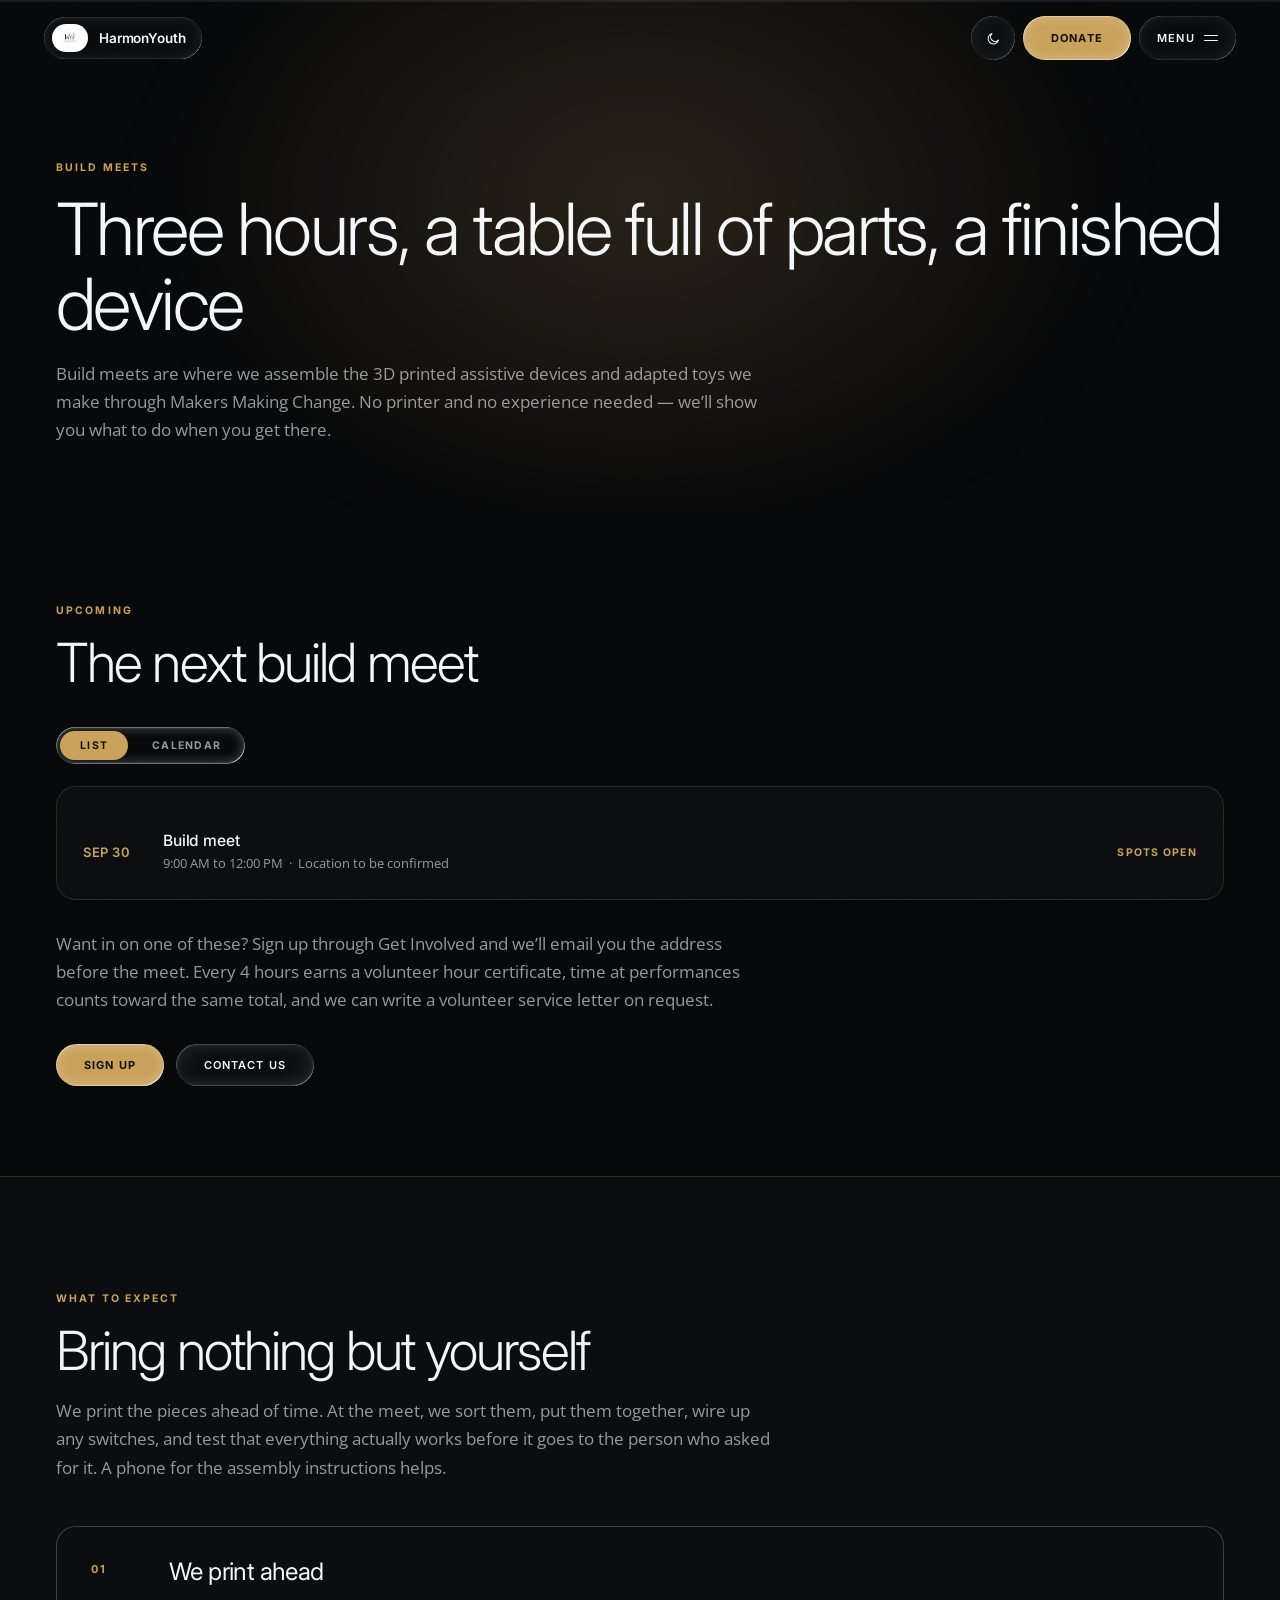
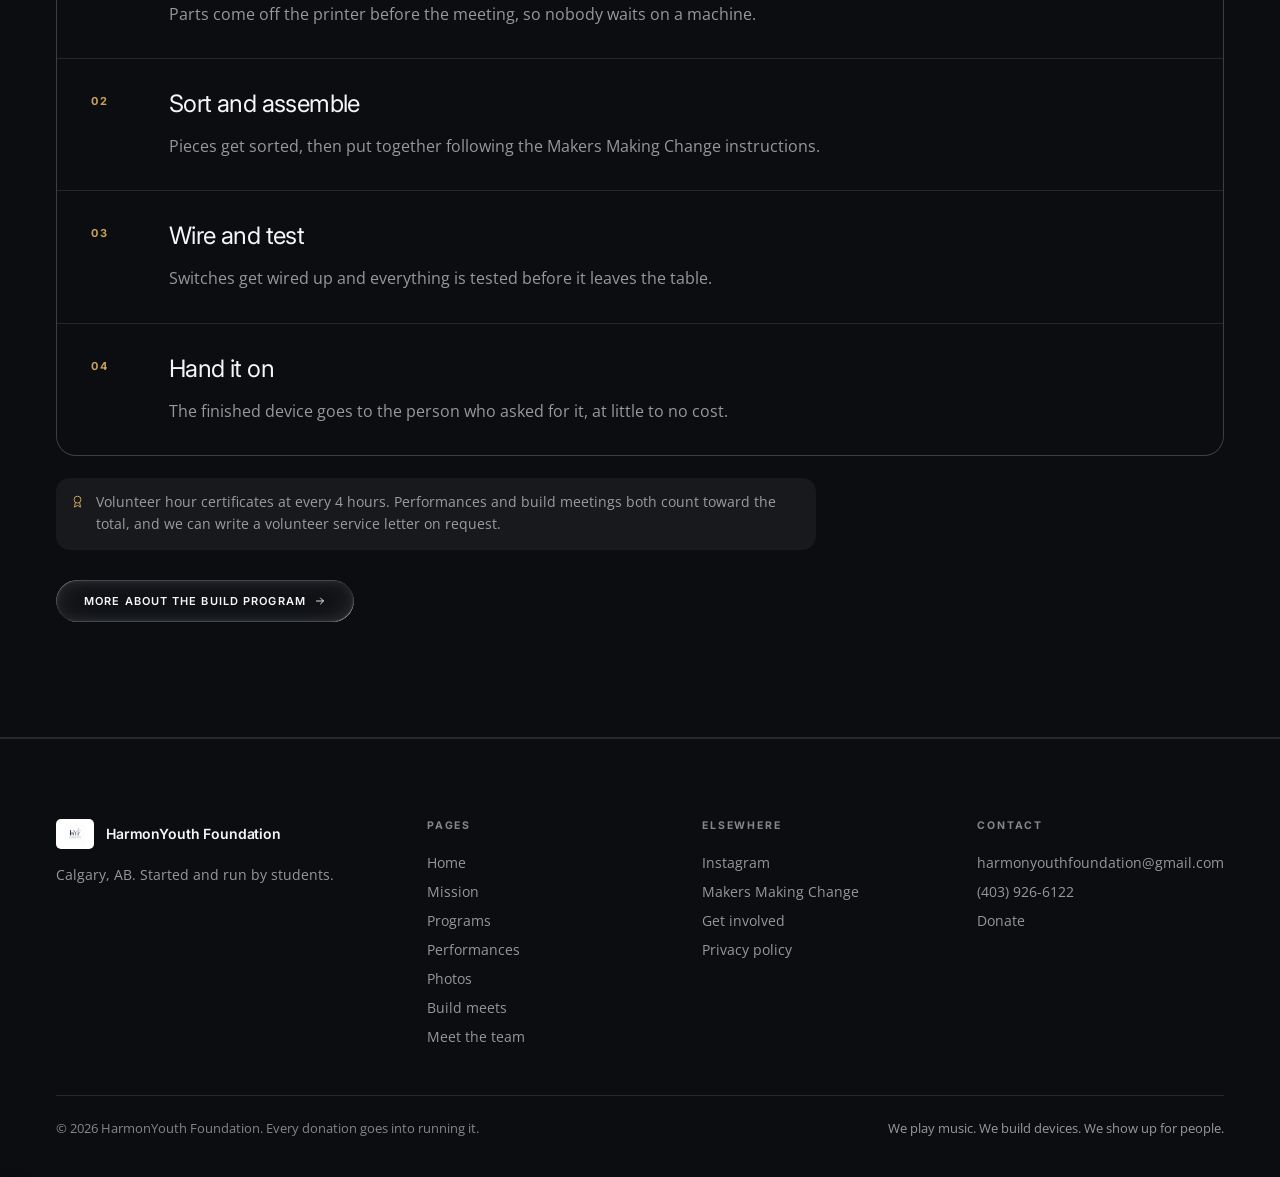
<file: build-meets.html>
<!DOCTYPE html>
<html lang="en" data-hy-theme="dark">
<head>
<meta charset="utf-8">
<meta name="viewport" content="width=device-width, initial-scale=1">
<title>Build meets &mdash; HarmonYouth Foundation</title>
<meta name="description" content="Upcoming HarmonYouth build meets, where we assemble 3D-printed assistive devices and adapted toys. No printer or experience needed.">
<meta property="og:title" content="Build meets &mdash; HarmonYouth Foundation">
<meta property="og:description" content="Upcoming HarmonYouth build meets, where we assemble 3D-printed assistive devices and adapted toys. No printer or experience needed.">
<meta property="og:image" content="https://harmonyouthfoundation.com/og-cover.jpg">
<meta property="og:image:width" content="1200">
<meta property="og:image:height" content="630">
<meta property="og:image:alt" content="A student pianist playing for residents at a Calgary senior home">
<link rel="canonical" href="https://harmonyouthfoundation.com/build-meets">
<meta property="og:url" content="https://harmonyouthfoundation.com/build-meets">
<meta property="og:type" content="website">
<meta property="og:site_name" content="HarmonYouth Foundation">
<meta property="og:locale" content="en_CA">
<meta name="twitter:card" content="summary_large_image">
<meta name="twitter:title" content="Build meets &mdash; HarmonYouth Foundation">
<meta name="twitter:description" content="Upcoming HarmonYouth build meets, where we assemble 3D-printed assistive devices and adapted toys. No printer or experience needed.">
<meta name="twitter:image" content="https://harmonyouthfoundation.com/og-cover.jpg">
<meta name="twitter:image:alt" content="A student pianist playing for residents at a Calgary senior home">
<meta name="theme-color" content="#07080A" media="(prefers-color-scheme: dark)">
<meta name="theme-color" content="#F4F3EF" media="(prefers-color-scheme: light)">
<link rel="icon" href="harmonyouth-logo.png">
<link rel="preconnect" href="https://fonts.googleapis.com">
<link rel="preconnect" href="https://fonts.gstatic.com" crossorigin>
<link href="https://fonts.googleapis.com/css2?family=Inter:wght@300;400;500;600;700&family=Open+Sans:wght@400;500;600&display=swap" rel="stylesheet">
<link rel="stylesheet" href="styles.css?v=15">
<script defer src="site.js?v=15"></script>
</head>
<body data-page="build-meets.html">
<a class="skip" href="#main">Skip to content</a>
<canvas data-cursor class="hy-cursor" aria-hidden="true"></canvas>
<svg class="hy-filter-defs" aria-hidden="true"><defs><filter id="hy-glass" x="0%" y="0%" width="100%" height="100%" color-interpolation-filters="sRGB"><feTurbulence type="fractalNoise" baseFrequency="0.05 0.05" numOctaves="1" seed="1" result="t"/><feGaussianBlur in="t" stdDeviation="2" result="bt"/><feDisplacementMap in="SourceGraphic" in2="bt" scale="55" xChannelSelector="R" yChannelSelector="B" result="d"/><feGaussianBlur in="d" stdDeviation="3"/></filter></defs></svg>
<div class="hy-grain" aria-hidden="true"></div>
<div class="hy-progress" aria-hidden="true"><i data-progress></i></div>
<header class="site-header">
  <div class="header-inner">
    <a href="index.html" class="brand">
      <span class="ring"></span><span class="blur" data-glass></span>
      <img src="harmonyouth-logo.png" alt="HarmonYouth Foundation" width="256" height="256">
      <span class="word">HarmonYouth</span>
    </a>
    <div class="header-actions">
      <button type="button" data-theme-toggle class="icon-btn" aria-label="Switch colour mode">
        <span class="ring"></span><span class="blur" data-glass></span>
        <span class="ico" data-theme-icon></span>
      </button>
      <a href="donate.html" class="btn btn-accent header-donate"><span class="ring"></span><span class="btn-label">Donate</span></a>
      <div class="menu-wrap">
        <button type="button" data-menu-toggle class="menu-btn" aria-expanded="false" aria-haspopup="true">
          <span class="ring"></span><span class="blur" data-glass></span>
          <span>Menu</span>
          <span class="menu-bars" data-menu-bars><i></i><i></i></span>
        </button>
        <div data-menu-panel class="menu-panel" role="menu">
          <form data-search-form class="menu-search" role="search">
            <svg width="15" height="15" viewBox="0 0 24 24" fill="none"><circle cx="11" cy="11" r="6.5" stroke="currentColor" stroke-width="1.7"/><path d="M16 16l4.5 4.5" stroke="currentColor" stroke-width="1.7" stroke-linecap="round"/></svg>
            <span class="field">
              <input data-search-input type="text" autocomplete="off" aria-label="Search the site">
              <span data-search-ph class="ph"></span>
            </span>
            <kbd>&crarr;</kbd>
          </form>
          <div data-search-result class="search-result"></div>
          <div class="menu-links" role="none"><a href="index.html" data-navlink class="navlink" role="menuitem"><span class="nl-ico"><svg width="14" height="14" viewBox="0 0 24 24" fill="none"><path d="M4 11l8-6.5 8 6.5V20a1 1 0 0 1-1 1h-4v-6H9v6H5a1 1 0 0 1-1-1Z" stroke="currentColor" stroke-width="1.6" stroke-linejoin="round"/></svg></span><span class="nl-label">Home</span><i class="navline"></i></a><a href="mission.html" data-navlink class="navlink" role="menuitem"><span class="nl-ico"><svg width="14" height="14" viewBox="0 0 24 24" fill="none"><path d="M12 20.5S4.5 16 4.5 10.2A4.2 4.2 0 0 1 12 7.6a4.2 4.2 0 0 1 7.5 2.6c0 5.8-7.5 10.3-7.5 10.3Z" stroke="currentColor" stroke-width="1.6" stroke-linejoin="round"/></svg></span><span class="nl-label">Mission</span><i class="navline"></i></a><a href="programs.html" data-navlink class="navlink" role="menuitem"><span class="nl-ico"><svg width="14" height="14" viewBox="0 0 24 24" fill="none"><circle cx="7.5" cy="17.5" r="2.8" stroke="currentColor" stroke-width="1.6"/><circle cx="17" cy="15.5" r="2.8" stroke="currentColor" stroke-width="1.6"/><path d="M10.3 17.5V5l9.5-2v12.5" stroke="currentColor" stroke-width="1.6"/></svg></span><span class="nl-label">Programs</span><i class="navline"></i></a><a href="performances.html" data-navlink class="navlink spread" role="menuitem"><span class="nl-left"><span class="nl-ico"><svg width="14" height="14" viewBox="0 0 24 24" fill="none"><rect x="3.5" y="5" width="17" height="15.5" rx="2" stroke="currentColor" stroke-width="1.6"/><path d="M3.5 9.5h17M8.5 3v4M15.5 3v4" stroke="currentColor" stroke-width="1.6" stroke-linecap="round"/></svg></span><span class="nl-label">Performances</span></span><span class="nl-tag">6 NEXT</span><i class="navline"></i></a><a href="photos.html" data-navlink class="navlink" role="menuitem"><span class="nl-ico"><svg width="14" height="14" viewBox="0 0 24 24" fill="none"><rect x="3.5" y="5" width="17" height="14" rx="2" stroke="currentColor" stroke-width="1.6"/><path d="M6 16l4-4.5 3.5 3.5L16 12l2.5 3" stroke="currentColor" stroke-width="1.6" stroke-linejoin="round"/><circle cx="15" cy="9" r="1.3" fill="currentColor"/></svg></span><span class="nl-label">Photos</span><i class="navline"></i></a><a href="build-meets.html" data-navlink class="navlink" role="menuitem"><span class="nl-ico"><svg width="14" height="14" viewBox="0 0 24 24" fill="none"><path d="M14.7 6.3a3.9 3.9 0 0 0 5 5L15 16l-3.5 3.5a2 2 0 0 1-2.8-2.8L12 13 7.6 8.6a3.9 3.9 0 0 1-1.3-4.4l3 3 2-2-3-3a3.9 3.9 0 0 1 4.4 1.3Z" stroke="currentColor" stroke-width="1.5" stroke-linejoin="round"/></svg></span><span class="nl-label">Build meets</span><i class="navline"></i></a><a href="team.html" data-navlink class="navlink" role="menuitem"><span class="nl-ico"><svg width="14" height="14" viewBox="0 0 24 24" fill="none"><circle cx="9" cy="8.5" r="3" stroke="currentColor" stroke-width="1.6"/><path d="M3.5 19.5c0-3 2.4-5 5.5-5s5.5 2 5.5 5" stroke="currentColor" stroke-width="1.6" stroke-linecap="round"/><path d="M16 6.2a3 3 0 0 1 0 5.6M17.5 19.5c0-2.2-.8-3.9-2.2-5" stroke="currentColor" stroke-width="1.6" stroke-linecap="round"/></svg></span><span class="nl-label">Meet the team</span><i class="navline"></i></a><a href="get-involved.html" data-navlink class="navlink" role="menuitem"><span class="nl-ico"><svg width="14" height="14" viewBox="0 0 24 24" fill="none"><circle cx="9" cy="8" r="3.2" stroke="currentColor" stroke-width="1.6"/><path d="M3.5 20c0-3.3 2.5-5.5 5.5-5.5s5.5 2.2 5.5 5.5M17 6.5v6M14 9.5h6" stroke="currentColor" stroke-width="1.6" stroke-linecap="round"/></svg></span><span class="nl-label">Get involved</span><i class="navline"></i></a><a href="donate.html" data-navlink class="navlink" role="menuitem"><span class="nl-ico"><svg width="14" height="14" viewBox="0 0 24 24" fill="none"><path d="M12 20.5S4 15.5 4 10.5C4 7.5 6 6 8 6c1.6 0 3 1 4 2.4C13 7 14.4 6 16 6c2 0 4 1.5 4 4.5 0 5-8 10-8 10Z" stroke="currentColor" stroke-width="1.6" stroke-linejoin="round"/></svg></span><span class="nl-label">Donate</span><i class="navline"></i></a></div>
          <div class="menu-rule"></div>
          <div class="menu-notes">
            <div class="menu-note">
              <svg width="15" height="15" viewBox="0 0 24 24" fill="none"><circle cx="12" cy="9" r="5.5" stroke="currentColor" stroke-width="1.6"/><path d="M8.6 13.6 7.2 21l4.8-2.8 4.8 2.8-1.4-7.4" stroke="currentColor" stroke-width="1.6" stroke-linejoin="round"/></svg>
              <div><div class="t">Volunteer hours</div><div class="d">A certificate every 4 hours &mdash; performing or building both count.</div></div>
            </div>
            <a href="mailto:harmonyouthfoundation@gmail.com?subject=Volunteer%20Service%20Letter%20Request" class="menu-note">
              <svg width="15" height="15" viewBox="0 0 24 24" fill="none"><rect x="3.5" y="5" width="17" height="14" rx="2" stroke="currentColor" stroke-width="1.6"/><path d="M4 7l8 6 8-6" stroke="currentColor" stroke-width="1.6" stroke-linejoin="round"/></svg>
              <div><div class="t">Volunteer Service Letter Request</div><div class="d">Request one at any performance, or email us &mdash; we write them same week.</div></div>
            </a>
          </div>
          <div class="menu-rule"></div>
          <div class="menu-cta">
            <a href="donate.html" class="btn btn-accent" ><span class="ring"></span><span class="btn-label">Donate</span></a>
            <a href="https://instagram.com/harmonyouthfoundation" target="_blank" rel="noopener" class="menu-ig" aria-label="Instagram">
              <span class="ring"></span><span class="blur" data-glass></span>
              <svg width="16" height="16" viewBox="0 0 24 24" fill="none"><rect x="3" y="3" width="18" height="18" rx="5" stroke="currentColor" stroke-width="1.8"/><circle cx="12" cy="12" r="4" stroke="currentColor" stroke-width="1.8"/><circle cx="17.5" cy="6.5" r="1.1" fill="currentColor"/></svg>
            </a>
          </div>
        </div>
      </div>
    </div>
  </div>
</header>
<main id="main"><section class="page-head">
  <div class="glow" aria-hidden="true"></div>
  <div class="wrap">
    <div class="eyebrow">Build meets</div>
    <h1 class="display display-lg">Three hours, a table full of parts, a finished device</h1>
    <p class="lede">Build meets are where we assemble the 3D printed assistive devices and adapted toys we make through Makers Making Change. No printer and no experience needed &mdash; we&rsquo;ll show you what to do when you get there.</p>
  </div>
</section>
<section class="sec-tight"><div class="wrap"><div class="sec-head" data-reveal><div class="eyebrow">Upcoming</div><h2 class="display">The next build meet</h2></div><div style="margin-top:36px"><div data-schedule>
  <div class="view-toggle" data-view-toggle>
    <span class="ring"></span>
    <button type="button" class="on" data-show="list">List</button>
    <button type="button" data-show="calendar">Calendar</button>
  </div>
  <div class="panel" data-view="list" style="margin-top:22px"><div class="show-row"><div class="show-date">Sep 30</div><div class="show-venue"><span class="name">Build meet</span><span class="sub">9:00 AM to 12:00 PM &nbsp;&middot;&nbsp; Location to be confirmed</span></div><div class="show-status ">Spots open</div></div></div>
  <div class="calendar" data-view="calendar" hidden>
    <div class="cal-nav">
      <button type="button" class="cal-nav-btn prev" aria-label="Previous month"><span class="ring"></span>&larr; Prev</button>
      <div class="cal-title"></div>
      <button type="button" class="cal-nav-btn next" aria-label="Next month"><span class="ring"></span>Next &rarr;</button>
    </div>
    <div class="cal-month" id="buildCalMonth"></div>
    <div class="cal-legend"></div>
  </div>
</div></div><p class="lede" style="margin-top:30px">Want in on one of these? Sign up through Get Involved and we&rsquo;ll email you the address before the meet. Every 4 hours earns a volunteer hour certificate, time at performances counts toward the same total, and we can write a volunteer service letter on request.</p><div class="btn-row"><a href="get-involved.html#build" class="btn btn-accent" ><span class="ring"></span><span class="btn-label">Sign up</span></a> <a href="mailto:harmonyouthfoundation@gmail.com" class="btn" ><span class="ring"></span><span class="blur"></span><span class="btn-label">Contact us</span></a></div></div></section><section class="sec sec-alt"><div class="wrap"><div class="sec-head" data-reveal><div class="eyebrow">What to expect</div><h2 class="display">Bring nothing but yourself</h2><p class="lede">We print the pieces ahead of time. At the meet, we sort them, put them together, wire up any switches, and test that everything actually works before it goes to the person who asked for it. A phone for the assembly instructions helps.</p></div><div class="numbered"><div class="row" data-reveal><div class="no">01</div><div class="prose"><h3>We print ahead</h3><p>Parts come off the printer before the meeting, so nobody waits on a machine.</p></div></div><div class="row" data-reveal><div class="no">02</div><div class="prose"><h3>Sort and assemble</h3><p>Pieces get sorted, then put together following the Makers Making Change instructions.</p></div></div><div class="row" data-reveal><div class="no">03</div><div class="prose"><h3>Wire and test</h3><p>Switches get wired up and everything is tested before it leaves the table.</p></div></div><div class="row" data-reveal><div class="no">04</div><div class="prose"><h3>Hand it on</h3><p>The finished device goes to the person who asked for it, at little to no cost.</p></div></div></div><div class="perk" style="max-width:760px"><svg width="15" height="15" viewBox="0 0 24 24" fill="none"><circle cx="12" cy="9" r="5.5" stroke="currentColor" stroke-width="1.6"/><path d="M8.6 13.6 7.2 21l4.8-2.8 4.8 2.8-1.4-7.4" stroke="currentColor" stroke-width="1.6" stroke-linejoin="round"/></svg><span>Volunteer hour certificates at every 4 hours. Performances and build meetings both count toward the total, and we can write a volunteer service letter on request.</span></div><div class="btn-row"><a href="programs.html#build" class="btn" ><span class="ring"></span><span class="blur"></span><span class="btn-label">More about the Build program</span><svg width="12" height="12" viewBox="0 0 24 24" fill="none"><path d="M5 12h14M13 6l6 6-6 6" stroke="currentColor" stroke-width="1.8" stroke-linecap="round" stroke-linejoin="round"/></svg></a></div></div></section></main><footer class="site-footer">
  <div class="wrap">
    <div class="footer-grid">
      <div>
        <div class="footer-brand"><img src="harmonyouth-logo.png" alt="HarmonYouth Foundation" width="256" height="256"><span>HarmonYouth Foundation</span></div>
        <p class="footer-note">Calgary, AB. Started and run by students.</p>
      </div>
      <div class="footer-col">
        <div class="h">Pages</div>
        <a href="index.html">Home</a><a href="mission.html">Mission</a><a href="programs.html">Programs</a>
        <a href="performances.html">Performances</a><a href="photos.html">Photos</a>
        <a href="build-meets.html">Build meets</a><a href="team.html">Meet the team</a>
      </div>
      <div class="footer-col">
        <div class="h">Elsewhere</div>
        <a href="https://instagram.com/harmonyouthfoundation" target="_blank" rel="noopener">Instagram</a>
        <a href="https://www.makersmakingchange.com/" target="_blank" rel="noopener">Makers Making Change</a>
        <a href="get-involved.html">Get involved</a>
        <a href="privacy.html">Privacy policy</a>
      </div>
      <div class="footer-col">
        <div class="h">Contact</div>
        <a href="mailto:harmonyouthfoundation@gmail.com">harmonyouthfoundation@gmail.com</a>
        <a href="tel:+14039266122">(403) 926-6122</a>
        <a href="donate.html">Donate</a>
      </div>
    </div>
    <div class="footer-bottom">
      <span>&copy; 2026 HarmonYouth Foundation. Every donation goes into running it.</span>
      <span class="slogan">We play music. We build devices. We show up for people.</span>
    </div>
  </div>
</footer>
</body>
</html>
</file>
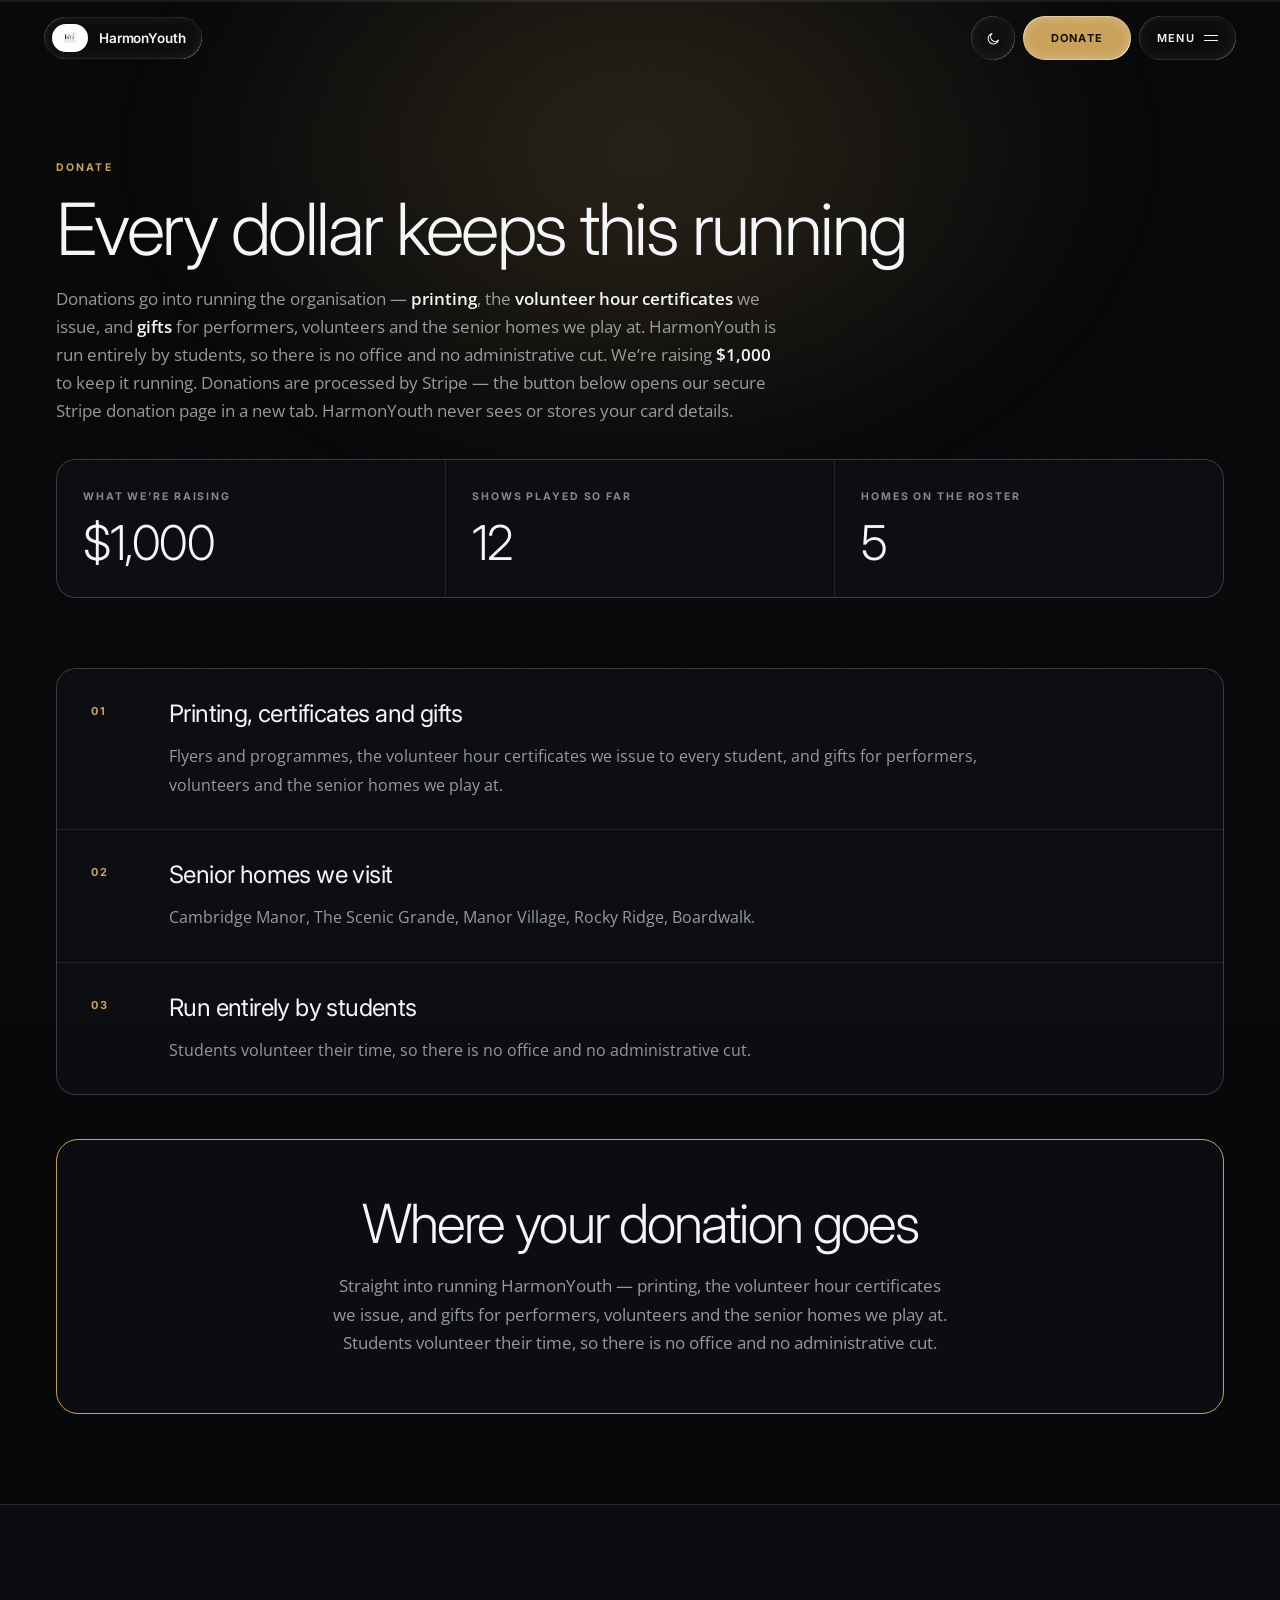
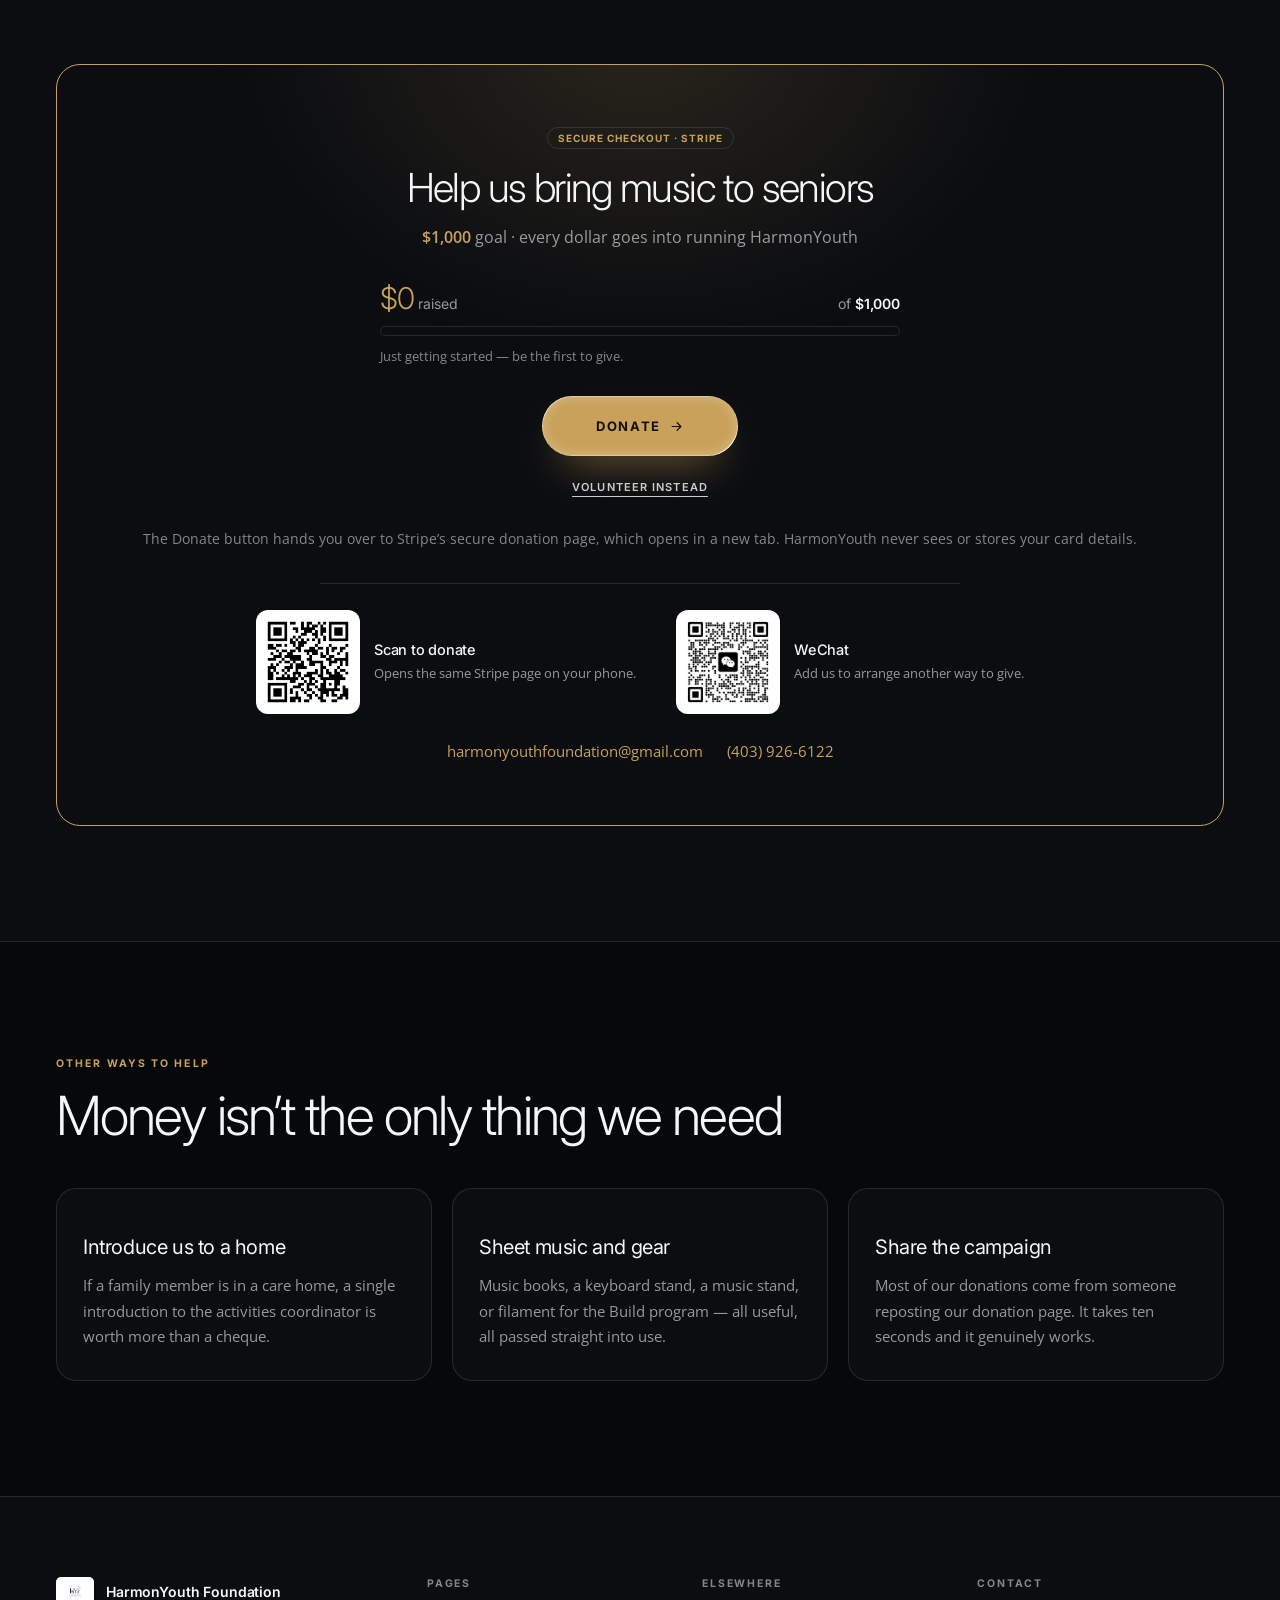
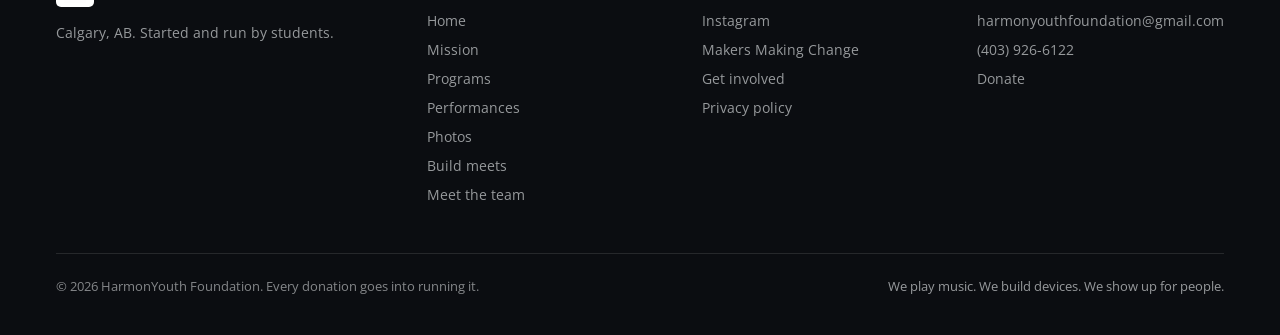
<file: donate.html>
<!DOCTYPE html>
<html lang="en" data-hy-theme="dark">
<head>
<meta charset="utf-8">
<meta name="viewport" content="width=device-width, initial-scale=1">
<title>Donate &mdash; HarmonYouth Foundation</title>
<meta name="description" content="Donations go into running HarmonYouth — printing, volunteer hour certificates, and gifts for performers, volunteers and the homes we play at. Student-run.">
<meta property="og:title" content="Donate &mdash; HarmonYouth Foundation">
<meta property="og:description" content="Donations go into running HarmonYouth — printing, volunteer hour certificates, and gifts for performers, volunteers and the homes we play at. Student-run.">
<meta property="og:image" content="https://harmonyouthfoundation.com/og-cover.jpg">
<meta property="og:image:width" content="1200">
<meta property="og:image:height" content="630">
<meta property="og:image:alt" content="A student pianist playing for residents at a Calgary senior home">
<link rel="canonical" href="https://harmonyouthfoundation.com/donate">
<meta property="og:url" content="https://harmonyouthfoundation.com/donate">
<meta property="og:type" content="website">
<meta property="og:site_name" content="HarmonYouth Foundation">
<meta property="og:locale" content="en_CA">
<meta name="twitter:card" content="summary_large_image">
<meta name="twitter:title" content="Donate &mdash; HarmonYouth Foundation">
<meta name="twitter:description" content="Donations go into running HarmonYouth — printing, volunteer hour certificates, and gifts for performers, volunteers and the homes we play at. Student-run.">
<meta name="twitter:image" content="https://harmonyouthfoundation.com/og-cover.jpg">
<meta name="twitter:image:alt" content="A student pianist playing for residents at a Calgary senior home">
<meta name="theme-color" content="#07080A" media="(prefers-color-scheme: dark)">
<meta name="theme-color" content="#F4F3EF" media="(prefers-color-scheme: light)">
<link rel="icon" href="harmonyouth-logo.png">
<link rel="preconnect" href="https://fonts.googleapis.com">
<link rel="preconnect" href="https://fonts.gstatic.com" crossorigin>
<link href="https://fonts.googleapis.com/css2?family=Inter:wght@300;400;500;600;700&family=Open+Sans:wght@400;500;600&display=swap" rel="stylesheet">
<link rel="stylesheet" href="styles.css?v=15">
<script defer src="site.js?v=15"></script>
</head>
<body data-page="donate.html">
<a class="skip" href="#main">Skip to content</a>
<canvas data-cursor class="hy-cursor" aria-hidden="true"></canvas>
<svg class="hy-filter-defs" aria-hidden="true"><defs><filter id="hy-glass" x="0%" y="0%" width="100%" height="100%" color-interpolation-filters="sRGB"><feTurbulence type="fractalNoise" baseFrequency="0.05 0.05" numOctaves="1" seed="1" result="t"/><feGaussianBlur in="t" stdDeviation="2" result="bt"/><feDisplacementMap in="SourceGraphic" in2="bt" scale="55" xChannelSelector="R" yChannelSelector="B" result="d"/><feGaussianBlur in="d" stdDeviation="3"/></filter></defs></svg>
<div class="hy-grain" aria-hidden="true"></div>
<div class="hy-progress" aria-hidden="true"><i data-progress></i></div>
<header class="site-header">
  <div class="header-inner">
    <a href="index.html" class="brand">
      <span class="ring"></span><span class="blur" data-glass></span>
      <img src="harmonyouth-logo.png" alt="HarmonYouth Foundation" width="256" height="256">
      <span class="word">HarmonYouth</span>
    </a>
    <div class="header-actions">
      <button type="button" data-theme-toggle class="icon-btn" aria-label="Switch colour mode">
        <span class="ring"></span><span class="blur" data-glass></span>
        <span class="ico" data-theme-icon></span>
      </button>
      <a href="donate.html" class="btn btn-accent header-donate"><span class="ring"></span><span class="btn-label">Donate</span></a>
      <div class="menu-wrap">
        <button type="button" data-menu-toggle class="menu-btn" aria-expanded="false" aria-haspopup="true">
          <span class="ring"></span><span class="blur" data-glass></span>
          <span>Menu</span>
          <span class="menu-bars" data-menu-bars><i></i><i></i></span>
        </button>
        <div data-menu-panel class="menu-panel" role="menu">
          <form data-search-form class="menu-search" role="search">
            <svg width="15" height="15" viewBox="0 0 24 24" fill="none"><circle cx="11" cy="11" r="6.5" stroke="currentColor" stroke-width="1.7"/><path d="M16 16l4.5 4.5" stroke="currentColor" stroke-width="1.7" stroke-linecap="round"/></svg>
            <span class="field">
              <input data-search-input type="text" autocomplete="off" aria-label="Search the site">
              <span data-search-ph class="ph"></span>
            </span>
            <kbd>&crarr;</kbd>
          </form>
          <div data-search-result class="search-result"></div>
          <div class="menu-links" role="none"><a href="index.html" data-navlink class="navlink" role="menuitem"><span class="nl-ico"><svg width="14" height="14" viewBox="0 0 24 24" fill="none"><path d="M4 11l8-6.5 8 6.5V20a1 1 0 0 1-1 1h-4v-6H9v6H5a1 1 0 0 1-1-1Z" stroke="currentColor" stroke-width="1.6" stroke-linejoin="round"/></svg></span><span class="nl-label">Home</span><i class="navline"></i></a><a href="mission.html" data-navlink class="navlink" role="menuitem"><span class="nl-ico"><svg width="14" height="14" viewBox="0 0 24 24" fill="none"><path d="M12 20.5S4.5 16 4.5 10.2A4.2 4.2 0 0 1 12 7.6a4.2 4.2 0 0 1 7.5 2.6c0 5.8-7.5 10.3-7.5 10.3Z" stroke="currentColor" stroke-width="1.6" stroke-linejoin="round"/></svg></span><span class="nl-label">Mission</span><i class="navline"></i></a><a href="programs.html" data-navlink class="navlink" role="menuitem"><span class="nl-ico"><svg width="14" height="14" viewBox="0 0 24 24" fill="none"><circle cx="7.5" cy="17.5" r="2.8" stroke="currentColor" stroke-width="1.6"/><circle cx="17" cy="15.5" r="2.8" stroke="currentColor" stroke-width="1.6"/><path d="M10.3 17.5V5l9.5-2v12.5" stroke="currentColor" stroke-width="1.6"/></svg></span><span class="nl-label">Programs</span><i class="navline"></i></a><a href="performances.html" data-navlink class="navlink spread" role="menuitem"><span class="nl-left"><span class="nl-ico"><svg width="14" height="14" viewBox="0 0 24 24" fill="none"><rect x="3.5" y="5" width="17" height="15.5" rx="2" stroke="currentColor" stroke-width="1.6"/><path d="M3.5 9.5h17M8.5 3v4M15.5 3v4" stroke="currentColor" stroke-width="1.6" stroke-linecap="round"/></svg></span><span class="nl-label">Performances</span></span><span class="nl-tag">6 NEXT</span><i class="navline"></i></a><a href="photos.html" data-navlink class="navlink" role="menuitem"><span class="nl-ico"><svg width="14" height="14" viewBox="0 0 24 24" fill="none"><rect x="3.5" y="5" width="17" height="14" rx="2" stroke="currentColor" stroke-width="1.6"/><path d="M6 16l4-4.5 3.5 3.5L16 12l2.5 3" stroke="currentColor" stroke-width="1.6" stroke-linejoin="round"/><circle cx="15" cy="9" r="1.3" fill="currentColor"/></svg></span><span class="nl-label">Photos</span><i class="navline"></i></a><a href="build-meets.html" data-navlink class="navlink" role="menuitem"><span class="nl-ico"><svg width="14" height="14" viewBox="0 0 24 24" fill="none"><path d="M14.7 6.3a3.9 3.9 0 0 0 5 5L15 16l-3.5 3.5a2 2 0 0 1-2.8-2.8L12 13 7.6 8.6a3.9 3.9 0 0 1-1.3-4.4l3 3 2-2-3-3a3.9 3.9 0 0 1 4.4 1.3Z" stroke="currentColor" stroke-width="1.5" stroke-linejoin="round"/></svg></span><span class="nl-label">Build meets</span><i class="navline"></i></a><a href="team.html" data-navlink class="navlink" role="menuitem"><span class="nl-ico"><svg width="14" height="14" viewBox="0 0 24 24" fill="none"><circle cx="9" cy="8.5" r="3" stroke="currentColor" stroke-width="1.6"/><path d="M3.5 19.5c0-3 2.4-5 5.5-5s5.5 2 5.5 5" stroke="currentColor" stroke-width="1.6" stroke-linecap="round"/><path d="M16 6.2a3 3 0 0 1 0 5.6M17.5 19.5c0-2.2-.8-3.9-2.2-5" stroke="currentColor" stroke-width="1.6" stroke-linecap="round"/></svg></span><span class="nl-label">Meet the team</span><i class="navline"></i></a><a href="get-involved.html" data-navlink class="navlink" role="menuitem"><span class="nl-ico"><svg width="14" height="14" viewBox="0 0 24 24" fill="none"><circle cx="9" cy="8" r="3.2" stroke="currentColor" stroke-width="1.6"/><path d="M3.5 20c0-3.3 2.5-5.5 5.5-5.5s5.5 2.2 5.5 5.5M17 6.5v6M14 9.5h6" stroke="currentColor" stroke-width="1.6" stroke-linecap="round"/></svg></span><span class="nl-label">Get involved</span><i class="navline"></i></a><a href="donate.html" data-navlink class="navlink" role="menuitem"><span class="nl-ico"><svg width="14" height="14" viewBox="0 0 24 24" fill="none"><path d="M12 20.5S4 15.5 4 10.5C4 7.5 6 6 8 6c1.6 0 3 1 4 2.4C13 7 14.4 6 16 6c2 0 4 1.5 4 4.5 0 5-8 10-8 10Z" stroke="currentColor" stroke-width="1.6" stroke-linejoin="round"/></svg></span><span class="nl-label">Donate</span><i class="navline"></i></a></div>
          <div class="menu-rule"></div>
          <div class="menu-notes">
            <div class="menu-note">
              <svg width="15" height="15" viewBox="0 0 24 24" fill="none"><circle cx="12" cy="9" r="5.5" stroke="currentColor" stroke-width="1.6"/><path d="M8.6 13.6 7.2 21l4.8-2.8 4.8 2.8-1.4-7.4" stroke="currentColor" stroke-width="1.6" stroke-linejoin="round"/></svg>
              <div><div class="t">Volunteer hours</div><div class="d">A certificate every 4 hours &mdash; performing or building both count.</div></div>
            </div>
            <a href="mailto:harmonyouthfoundation@gmail.com?subject=Volunteer%20Service%20Letter%20Request" class="menu-note">
              <svg width="15" height="15" viewBox="0 0 24 24" fill="none"><rect x="3.5" y="5" width="17" height="14" rx="2" stroke="currentColor" stroke-width="1.6"/><path d="M4 7l8 6 8-6" stroke="currentColor" stroke-width="1.6" stroke-linejoin="round"/></svg>
              <div><div class="t">Volunteer Service Letter Request</div><div class="d">Request one at any performance, or email us &mdash; we write them same week.</div></div>
            </a>
          </div>
          <div class="menu-rule"></div>
          <div class="menu-cta">
            <a href="donate.html" class="btn btn-accent" ><span class="ring"></span><span class="btn-label">Donate</span></a>
            <a href="https://instagram.com/harmonyouthfoundation" target="_blank" rel="noopener" class="menu-ig" aria-label="Instagram">
              <span class="ring"></span><span class="blur" data-glass></span>
              <svg width="16" height="16" viewBox="0 0 24 24" fill="none"><rect x="3" y="3" width="18" height="18" rx="5" stroke="currentColor" stroke-width="1.8"/><circle cx="12" cy="12" r="4" stroke="currentColor" stroke-width="1.8"/><circle cx="17.5" cy="6.5" r="1.1" fill="currentColor"/></svg>
            </a>
          </div>
        </div>
      </div>
    </div>
  </div>
</header>
<main id="main"><section class="page-head">
  <div class="glow" aria-hidden="true"></div>
  <div class="wrap">
    <div class="eyebrow">Donate</div>
    <h1 class="display display-lg">Every dollar keeps this running</h1>
    <p class="lede">Donations go into running the organisation &mdash; <strong style="color:var(--text);font-weight:600">printing</strong>, the <strong style="color:var(--text);font-weight:600">volunteer hour certificates</strong> we issue, and <strong style="color:var(--text);font-weight:600">gifts</strong> for performers, volunteers and the senior homes we play at. HarmonYouth is run entirely by students, so there is no office and no administrative cut. We&rsquo;re raising <strong style="color:var(--text);font-weight:600">$1,000</strong> to keep it running. Donations are processed by Stripe &mdash; the button below opens our secure Stripe donation page in a new tab. HarmonYouth never sees or stores your card details.</p>
    <div class="stat-strip" style="margin-top:34px"><div class="stat" data-reveal><div class="k">What we&rsquo;re raising</div><div class="v">$1,000</div></div><div class="stat" data-reveal><div class="k">Shows played so far</div><div class="v">12</div></div><div class="stat" data-reveal><div class="k">Homes on the roster</div><div class="v">5</div></div></div>
  </div>
</section>
<section class="sec-tight" style="padding-top:0"><div class="wrap">
      <h2 class="vh">Where your donation goes</h2><div class="numbered" style="margin-top:0"><div class="row" data-reveal><div class="no">01</div><div class="prose"><h3>Printing, certificates and gifts</h3><p>Flyers and programmes, the volunteer hour certificates we issue to every student, and gifts for performers, volunteers and the senior homes we play at.</p></div></div><div class="row" data-reveal><div class="no">02</div><div class="prose"><h3>Senior homes we visit</h3><p>Cambridge Manor, The Scenic Grande, Manor Village, Rocky Ridge, Boardwalk.</p></div></div><div class="row" data-reveal><div class="no">03</div><div class="prose"><h3>Run entirely by students</h3><p>Students volunteer their time, so there is no office and no administrative cut.</p></div></div></div><div class="callout" data-reveal><h2 class="display" style="margin-top:0">Where your donation goes</h2><p>Straight into running HarmonYouth &mdash; printing, the volunteer hour certificates we issue, and gifts for performers, volunteers and the senior homes we play at. Students volunteer their time, so there is no office and no administrative cut.</p></div></div></section><section class="sec sec-alt">
  <div class="wrap">
    <div class="donate-cta" data-reveal>
      <div class="dc-glow" aria-hidden="true"></div>
      <span class="pill">Secure checkout &middot; Stripe</span>
      <div class="dc-title">Help us bring music to seniors</div>
      <div class="dc-goal"><strong>$1,000</strong> goal &middot; every dollar goes into running HarmonYouth</div>
      <div class="raised" data-raised data-goal="1000">
        <div class="raised-row"><span class="raised-now"><strong data-raised-amount>$0</strong> raised</span><span class="raised-goal">of <strong>$1,000</strong></span></div>
        <div class="raised-track" role="progressbar" aria-valuemin="0" aria-valuemax="1000" aria-valuenow="0" aria-label="Fundraising progress"><i data-raised-fill></i></div>
        <div class="raised-note" data-raised-note>Just getting started &mdash; be the first to give.</div>
      </div>
      <div class="dc-actions">
        <a href="get-involved.html#other" class="btn btn-accent btn-xl" data-stripe-donate aria-describedby="dcNote">
          <span class="ring"></span>
          <span class="btn-label" data-stripe-label="Donate">Ask us how to donate</span>
          <svg width="15" height="15" viewBox="0 0 24 24" fill="none" aria-hidden="true"><path d="M5 12h14M13 6l6 6-6 6" stroke="currentColor" stroke-width="1.9" stroke-linecap="round" stroke-linejoin="round"/></svg>
        </a>
        <a href="get-involved.html" class="btn btn-ghost"><span class="btn-label">Volunteer instead</span></a>
      </div>
      <p class="dc-note" id="dcNote" data-stripe-note="The Donate button hands you over to Stripe&rsquo;s secure donation page, which opens in a new tab. HarmonYouth never sees or stores your card details.">Our Stripe donation page is being set up &mdash; send us a note and we&rsquo;ll tell you how to give in the meantime.</p>
      <div class="dc-rule" aria-hidden="true"></div>
      <div class="dc-foot">
        <div class="dc-scan" data-stripe-scan hidden>
          <img src="stripe-qr.png?v=11" alt="QR code that opens the HarmonYouth donation page on Stripe" width="104" height="104" loading="lazy">
          <div><div class="t">Scan to donate</div><div class="d">Opens the same Stripe page on your phone.</div></div>
        </div>
        <div class="dc-scan">
          <img src="wechat-qr.jpg?v=11" alt="WeChat QR code for HarmonYouth Foundation" width="104" height="104" loading="lazy">
          <div><div class="t">WeChat</div><div class="d">Add us to arrange another way to give.</div></div>
        </div>
      </div>
      <div class="dc-contact">
        <a href="mailto:harmonyouthfoundation@gmail.com">harmonyouthfoundation@gmail.com</a>
        <a href="tel:+14039266122">(403) 926-6122</a>
      </div>
    </div>
  </div>
</section><section class="sec"><div class="wrap"><div class="sec-head" data-reveal><div class="eyebrow">Other ways to help</div><h2 class="display">Money isn&rsquo;t the only thing we need</h2></div><div class="tri-grid"><article class="tile" data-reveal><h3>Introduce us to a home</h3><p>If a family member is in a care home, a single introduction to the activities coordinator is worth more than a cheque.</p></article><article class="tile" data-reveal><h3>Sheet music and gear</h3><p>Music books, a keyboard stand, a music stand, or filament for the Build program &mdash; all useful, all passed straight into use.</p></article><article class="tile" data-reveal><h3>Share the campaign</h3><p>Most of our donations come from someone reposting our donation page. It takes ten seconds and it genuinely works.</p></article></div></div></section></main><footer class="site-footer">
  <div class="wrap">
    <div class="footer-grid">
      <div>
        <div class="footer-brand"><img src="harmonyouth-logo.png" alt="HarmonYouth Foundation" width="256" height="256"><span>HarmonYouth Foundation</span></div>
        <p class="footer-note">Calgary, AB. Started and run by students.</p>
      </div>
      <div class="footer-col">
        <div class="h">Pages</div>
        <a href="index.html">Home</a><a href="mission.html">Mission</a><a href="programs.html">Programs</a>
        <a href="performances.html">Performances</a><a href="photos.html">Photos</a>
        <a href="build-meets.html">Build meets</a><a href="team.html">Meet the team</a>
      </div>
      <div class="footer-col">
        <div class="h">Elsewhere</div>
        <a href="https://instagram.com/harmonyouthfoundation" target="_blank" rel="noopener">Instagram</a>
        <a href="https://www.makersmakingchange.com/" target="_blank" rel="noopener">Makers Making Change</a>
        <a href="get-involved.html">Get involved</a>
        <a href="privacy.html">Privacy policy</a>
      </div>
      <div class="footer-col">
        <div class="h">Contact</div>
        <a href="mailto:harmonyouthfoundation@gmail.com">harmonyouthfoundation@gmail.com</a>
        <a href="tel:+14039266122">(403) 926-6122</a>
        <a href="donate.html">Donate</a>
      </div>
    </div>
    <div class="footer-bottom">
      <span>&copy; 2026 HarmonYouth Foundation. Every donation goes into running it.</span>
      <span class="slogan">We play music. We build devices. We show up for people.</span>
    </div>
  </div>
</footer>
</body>
</html>
</file>
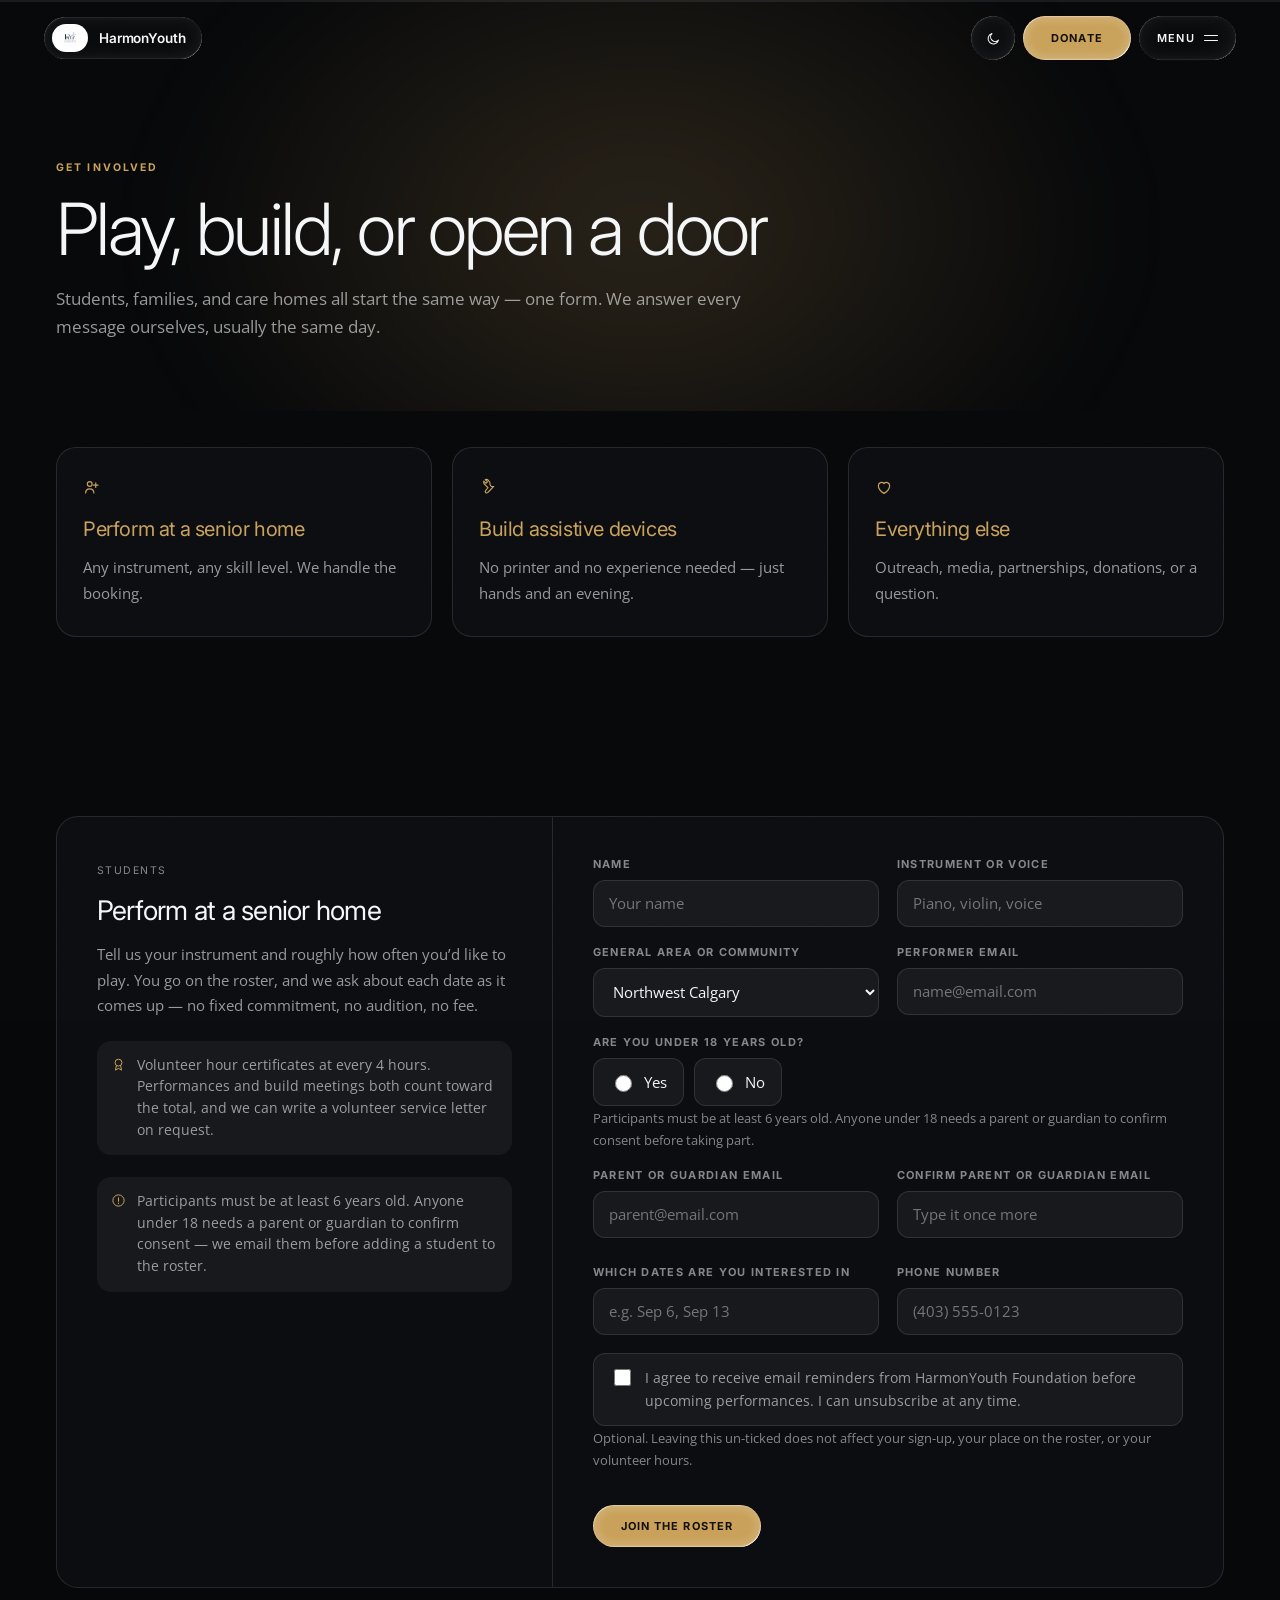
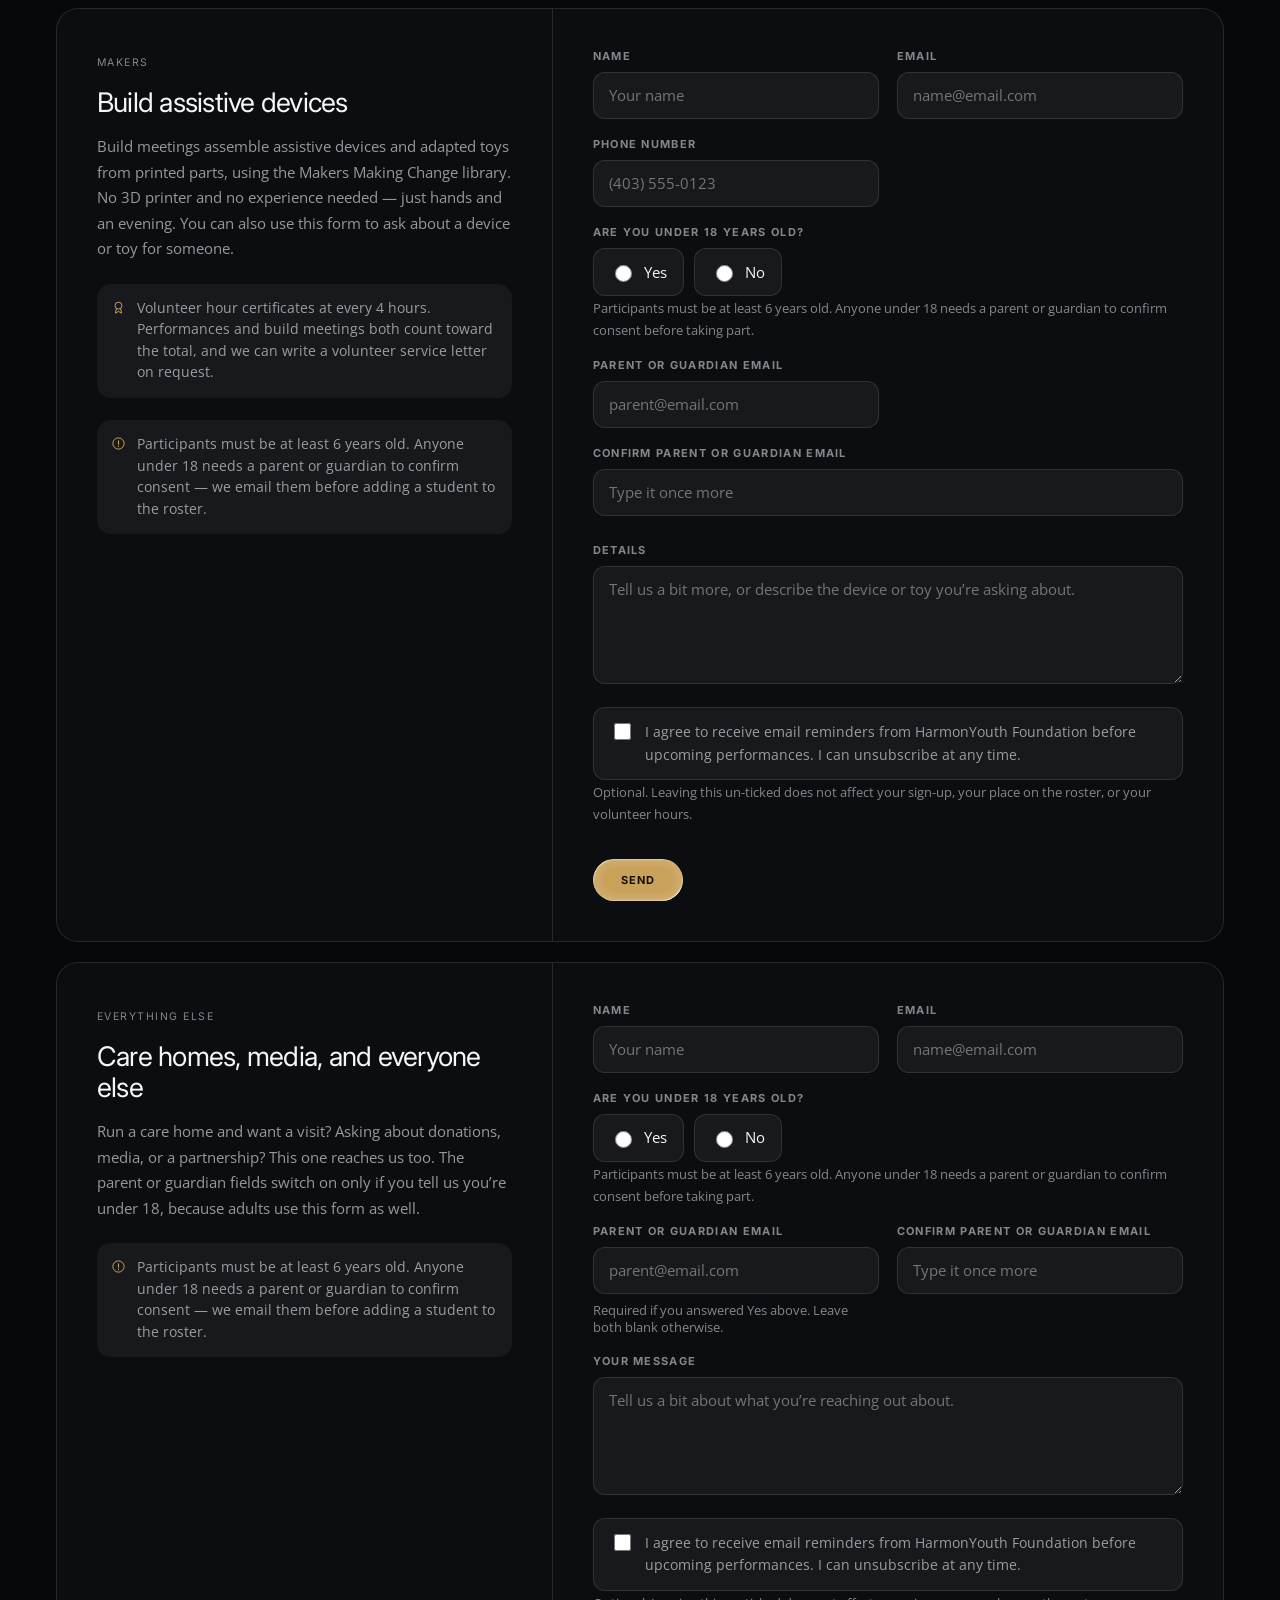
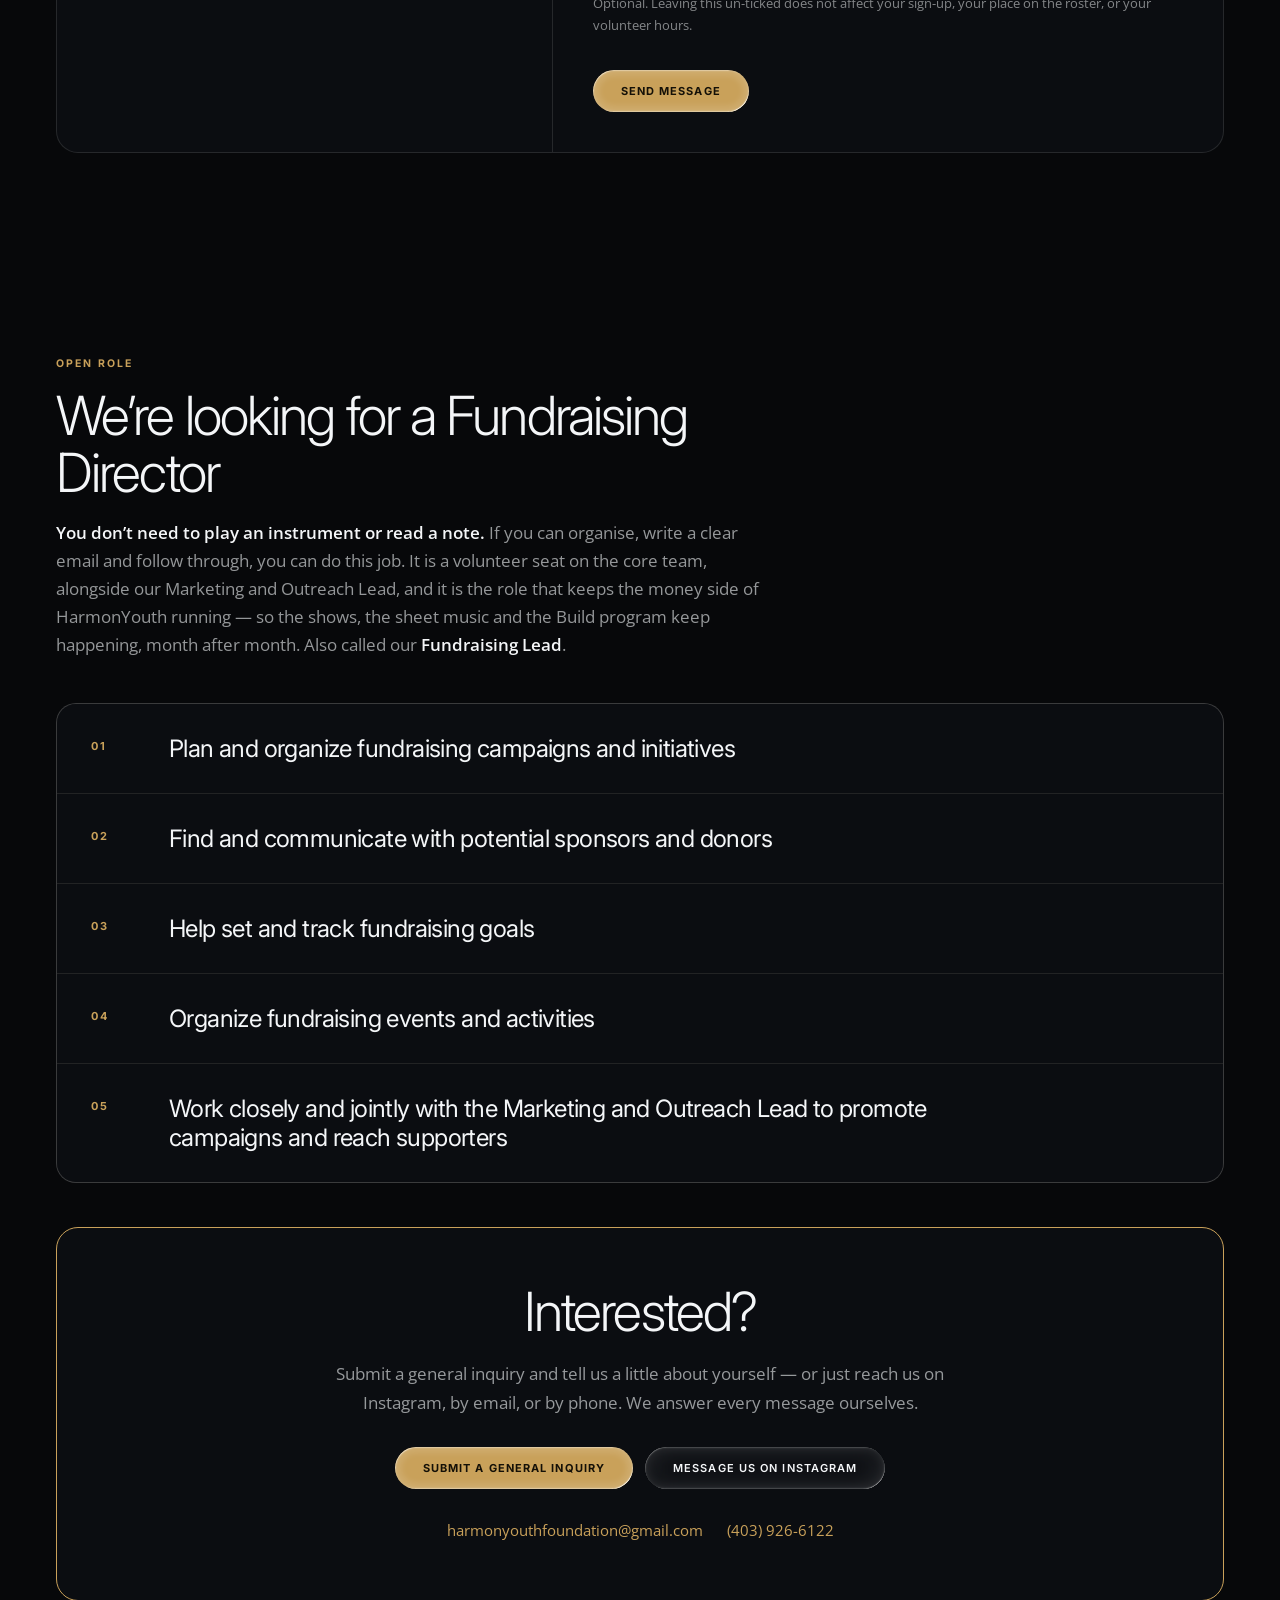
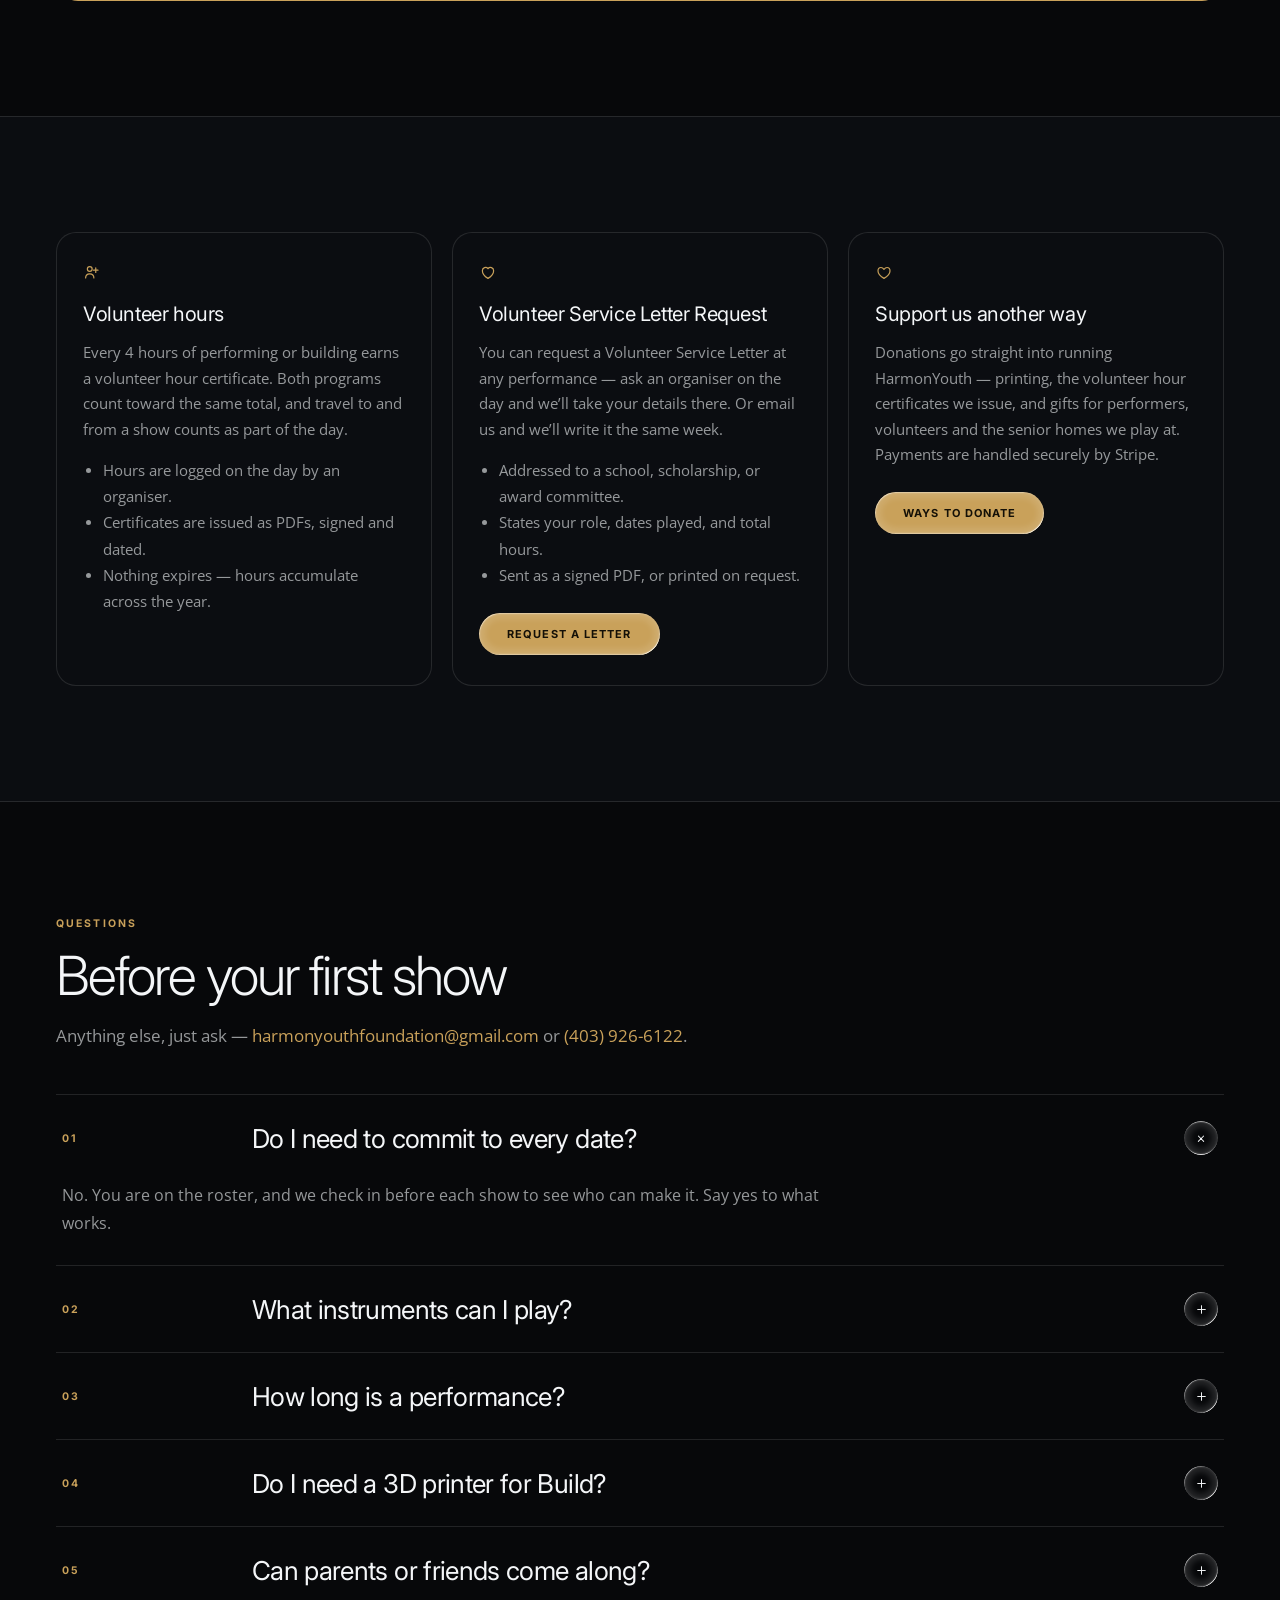
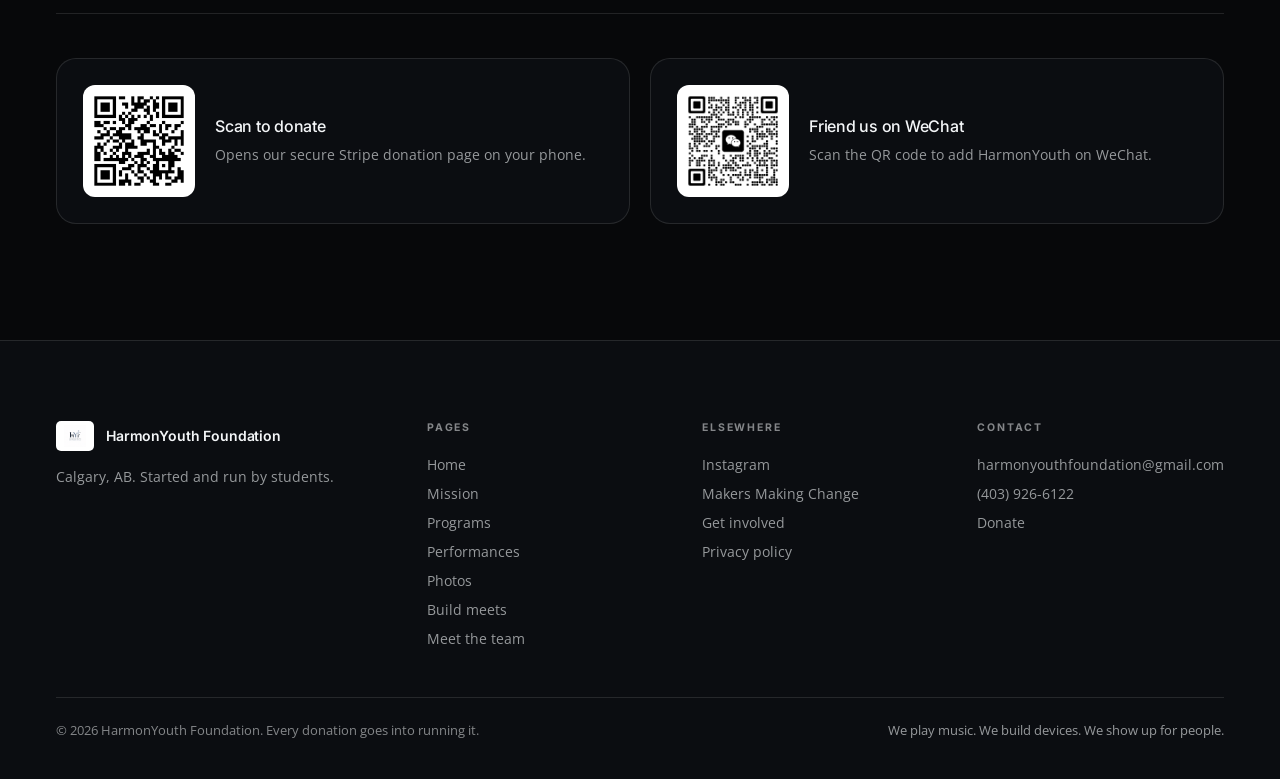
<file: get-involved.html>
<!DOCTYPE html>
<html lang="en" data-hy-theme="dark">
<head>
<meta charset="utf-8">
<meta name="viewport" content="width=device-width, initial-scale=1">
<title>Get involved &mdash; HarmonYouth Foundation</title>
<meta name="description" content="Join the performer roster, come to a build meet, or get in touch. Volunteer hour certificates every 4 hours, service letters on request.">
<meta property="og:title" content="Get involved &mdash; HarmonYouth Foundation">
<meta property="og:description" content="Join the performer roster, come to a build meet, or get in touch. Volunteer hour certificates every 4 hours, service letters on request.">
<meta property="og:image" content="https://harmonyouthfoundation.com/og-cover.jpg">
<meta property="og:image:width" content="1200">
<meta property="og:image:height" content="630">
<meta property="og:image:alt" content="A student pianist playing for residents at a Calgary senior home">
<link rel="canonical" href="https://harmonyouthfoundation.com/get-involved">
<meta property="og:url" content="https://harmonyouthfoundation.com/get-involved">
<meta property="og:type" content="website">
<meta property="og:site_name" content="HarmonYouth Foundation">
<meta property="og:locale" content="en_CA">
<meta name="twitter:card" content="summary_large_image">
<meta name="twitter:title" content="Get involved &mdash; HarmonYouth Foundation">
<meta name="twitter:description" content="Join the performer roster, come to a build meet, or get in touch. Volunteer hour certificates every 4 hours, service letters on request.">
<meta name="twitter:image" content="https://harmonyouthfoundation.com/og-cover.jpg">
<meta name="twitter:image:alt" content="A student pianist playing for residents at a Calgary senior home">
<meta name="theme-color" content="#07080A" media="(prefers-color-scheme: dark)">
<meta name="theme-color" content="#F4F3EF" media="(prefers-color-scheme: light)">
<link rel="icon" href="harmonyouth-logo.png">
<link rel="preconnect" href="https://fonts.googleapis.com">
<link rel="preconnect" href="https://fonts.gstatic.com" crossorigin>
<link href="https://fonts.googleapis.com/css2?family=Inter:wght@300;400;500;600;700&family=Open+Sans:wght@400;500;600&display=swap" rel="stylesheet">
<link rel="stylesheet" href="styles.css?v=15">
<script defer src="site.js?v=15"></script>
</head>
<body data-page="get-involved.html">
<a class="skip" href="#main">Skip to content</a>
<canvas data-cursor class="hy-cursor" aria-hidden="true"></canvas>
<svg class="hy-filter-defs" aria-hidden="true"><defs><filter id="hy-glass" x="0%" y="0%" width="100%" height="100%" color-interpolation-filters="sRGB"><feTurbulence type="fractalNoise" baseFrequency="0.05 0.05" numOctaves="1" seed="1" result="t"/><feGaussianBlur in="t" stdDeviation="2" result="bt"/><feDisplacementMap in="SourceGraphic" in2="bt" scale="55" xChannelSelector="R" yChannelSelector="B" result="d"/><feGaussianBlur in="d" stdDeviation="3"/></filter></defs></svg>
<div class="hy-grain" aria-hidden="true"></div>
<div class="hy-progress" aria-hidden="true"><i data-progress></i></div>
<header class="site-header">
  <div class="header-inner">
    <a href="index.html" class="brand">
      <span class="ring"></span><span class="blur" data-glass></span>
      <img src="harmonyouth-logo.png" alt="HarmonYouth Foundation" width="256" height="256">
      <span class="word">HarmonYouth</span>
    </a>
    <div class="header-actions">
      <button type="button" data-theme-toggle class="icon-btn" aria-label="Switch colour mode">
        <span class="ring"></span><span class="blur" data-glass></span>
        <span class="ico" data-theme-icon></span>
      </button>
      <a href="donate.html" class="btn btn-accent header-donate"><span class="ring"></span><span class="btn-label">Donate</span></a>
      <div class="menu-wrap">
        <button type="button" data-menu-toggle class="menu-btn" aria-expanded="false" aria-haspopup="true">
          <span class="ring"></span><span class="blur" data-glass></span>
          <span>Menu</span>
          <span class="menu-bars" data-menu-bars><i></i><i></i></span>
        </button>
        <div data-menu-panel class="menu-panel" role="menu">
          <form data-search-form class="menu-search" role="search">
            <svg width="15" height="15" viewBox="0 0 24 24" fill="none"><circle cx="11" cy="11" r="6.5" stroke="currentColor" stroke-width="1.7"/><path d="M16 16l4.5 4.5" stroke="currentColor" stroke-width="1.7" stroke-linecap="round"/></svg>
            <span class="field">
              <input data-search-input type="text" autocomplete="off" aria-label="Search the site">
              <span data-search-ph class="ph"></span>
            </span>
            <kbd>&crarr;</kbd>
          </form>
          <div data-search-result class="search-result"></div>
          <div class="menu-links" role="none"><a href="index.html" data-navlink class="navlink" role="menuitem"><span class="nl-ico"><svg width="14" height="14" viewBox="0 0 24 24" fill="none"><path d="M4 11l8-6.5 8 6.5V20a1 1 0 0 1-1 1h-4v-6H9v6H5a1 1 0 0 1-1-1Z" stroke="currentColor" stroke-width="1.6" stroke-linejoin="round"/></svg></span><span class="nl-label">Home</span><i class="navline"></i></a><a href="mission.html" data-navlink class="navlink" role="menuitem"><span class="nl-ico"><svg width="14" height="14" viewBox="0 0 24 24" fill="none"><path d="M12 20.5S4.5 16 4.5 10.2A4.2 4.2 0 0 1 12 7.6a4.2 4.2 0 0 1 7.5 2.6c0 5.8-7.5 10.3-7.5 10.3Z" stroke="currentColor" stroke-width="1.6" stroke-linejoin="round"/></svg></span><span class="nl-label">Mission</span><i class="navline"></i></a><a href="programs.html" data-navlink class="navlink" role="menuitem"><span class="nl-ico"><svg width="14" height="14" viewBox="0 0 24 24" fill="none"><circle cx="7.5" cy="17.5" r="2.8" stroke="currentColor" stroke-width="1.6"/><circle cx="17" cy="15.5" r="2.8" stroke="currentColor" stroke-width="1.6"/><path d="M10.3 17.5V5l9.5-2v12.5" stroke="currentColor" stroke-width="1.6"/></svg></span><span class="nl-label">Programs</span><i class="navline"></i></a><a href="performances.html" data-navlink class="navlink spread" role="menuitem"><span class="nl-left"><span class="nl-ico"><svg width="14" height="14" viewBox="0 0 24 24" fill="none"><rect x="3.5" y="5" width="17" height="15.5" rx="2" stroke="currentColor" stroke-width="1.6"/><path d="M3.5 9.5h17M8.5 3v4M15.5 3v4" stroke="currentColor" stroke-width="1.6" stroke-linecap="round"/></svg></span><span class="nl-label">Performances</span></span><span class="nl-tag">6 NEXT</span><i class="navline"></i></a><a href="photos.html" data-navlink class="navlink" role="menuitem"><span class="nl-ico"><svg width="14" height="14" viewBox="0 0 24 24" fill="none"><rect x="3.5" y="5" width="17" height="14" rx="2" stroke="currentColor" stroke-width="1.6"/><path d="M6 16l4-4.5 3.5 3.5L16 12l2.5 3" stroke="currentColor" stroke-width="1.6" stroke-linejoin="round"/><circle cx="15" cy="9" r="1.3" fill="currentColor"/></svg></span><span class="nl-label">Photos</span><i class="navline"></i></a><a href="build-meets.html" data-navlink class="navlink" role="menuitem"><span class="nl-ico"><svg width="14" height="14" viewBox="0 0 24 24" fill="none"><path d="M14.7 6.3a3.9 3.9 0 0 0 5 5L15 16l-3.5 3.5a2 2 0 0 1-2.8-2.8L12 13 7.6 8.6a3.9 3.9 0 0 1-1.3-4.4l3 3 2-2-3-3a3.9 3.9 0 0 1 4.4 1.3Z" stroke="currentColor" stroke-width="1.5" stroke-linejoin="round"/></svg></span><span class="nl-label">Build meets</span><i class="navline"></i></a><a href="team.html" data-navlink class="navlink" role="menuitem"><span class="nl-ico"><svg width="14" height="14" viewBox="0 0 24 24" fill="none"><circle cx="9" cy="8.5" r="3" stroke="currentColor" stroke-width="1.6"/><path d="M3.5 19.5c0-3 2.4-5 5.5-5s5.5 2 5.5 5" stroke="currentColor" stroke-width="1.6" stroke-linecap="round"/><path d="M16 6.2a3 3 0 0 1 0 5.6M17.5 19.5c0-2.2-.8-3.9-2.2-5" stroke="currentColor" stroke-width="1.6" stroke-linecap="round"/></svg></span><span class="nl-label">Meet the team</span><i class="navline"></i></a><a href="get-involved.html" data-navlink class="navlink" role="menuitem"><span class="nl-ico"><svg width="14" height="14" viewBox="0 0 24 24" fill="none"><circle cx="9" cy="8" r="3.2" stroke="currentColor" stroke-width="1.6"/><path d="M3.5 20c0-3.3 2.5-5.5 5.5-5.5s5.5 2.2 5.5 5.5M17 6.5v6M14 9.5h6" stroke="currentColor" stroke-width="1.6" stroke-linecap="round"/></svg></span><span class="nl-label">Get involved</span><i class="navline"></i></a><a href="donate.html" data-navlink class="navlink" role="menuitem"><span class="nl-ico"><svg width="14" height="14" viewBox="0 0 24 24" fill="none"><path d="M12 20.5S4 15.5 4 10.5C4 7.5 6 6 8 6c1.6 0 3 1 4 2.4C13 7 14.4 6 16 6c2 0 4 1.5 4 4.5 0 5-8 10-8 10Z" stroke="currentColor" stroke-width="1.6" stroke-linejoin="round"/></svg></span><span class="nl-label">Donate</span><i class="navline"></i></a></div>
          <div class="menu-rule"></div>
          <div class="menu-notes">
            <div class="menu-note">
              <svg width="15" height="15" viewBox="0 0 24 24" fill="none"><circle cx="12" cy="9" r="5.5" stroke="currentColor" stroke-width="1.6"/><path d="M8.6 13.6 7.2 21l4.8-2.8 4.8 2.8-1.4-7.4" stroke="currentColor" stroke-width="1.6" stroke-linejoin="round"/></svg>
              <div><div class="t">Volunteer hours</div><div class="d">A certificate every 4 hours &mdash; performing or building both count.</div></div>
            </div>
            <a href="mailto:harmonyouthfoundation@gmail.com?subject=Volunteer%20Service%20Letter%20Request" class="menu-note">
              <svg width="15" height="15" viewBox="0 0 24 24" fill="none"><rect x="3.5" y="5" width="17" height="14" rx="2" stroke="currentColor" stroke-width="1.6"/><path d="M4 7l8 6 8-6" stroke="currentColor" stroke-width="1.6" stroke-linejoin="round"/></svg>
              <div><div class="t">Volunteer Service Letter Request</div><div class="d">Request one at any performance, or email us &mdash; we write them same week.</div></div>
            </a>
          </div>
          <div class="menu-rule"></div>
          <div class="menu-cta">
            <a href="donate.html" class="btn btn-accent" ><span class="ring"></span><span class="btn-label">Donate</span></a>
            <a href="https://instagram.com/harmonyouthfoundation" target="_blank" rel="noopener" class="menu-ig" aria-label="Instagram">
              <span class="ring"></span><span class="blur" data-glass></span>
              <svg width="16" height="16" viewBox="0 0 24 24" fill="none"><rect x="3" y="3" width="18" height="18" rx="5" stroke="currentColor" stroke-width="1.8"/><circle cx="12" cy="12" r="4" stroke="currentColor" stroke-width="1.8"/><circle cx="17.5" cy="6.5" r="1.1" fill="currentColor"/></svg>
            </a>
          </div>
        </div>
      </div>
    </div>
  </div>
</header>
<main id="main"><section class="page-head">
  <div class="glow" aria-hidden="true"></div>
  <div class="wrap">
    <div class="eyebrow">Get involved</div>
    <h1 class="display display-lg">Play, build, or open a door</h1>
    <p class="lede">Students, families, and care homes all start the same way &mdash; one form. We answer every message ourselves, usually the same day.</p>
  </div>
</section>
<section class="sec-tight" style="padding-top:0"><div class="wrap">
      <h2 class="vh">Ways to take part</h2><div class="tri-grid" style="margin-top:36px"><a href="#perform" class="tile" data-reveal style="display:block"><span style="color:var(--accent);display:inline-flex"><svg width="18" height="18" viewBox="0 0 24 24" fill="none"><circle cx="9" cy="8" r="3.2" stroke="currentColor" stroke-width="1.6"/><path d="M3.5 20c0-3.3 2.5-5.5 5.5-5.5s5.5 2.2 5.5 5.5M17 6.5v6M14 9.5h6" stroke="currentColor" stroke-width="1.6" stroke-linecap="round"/></svg></span><h3>Perform at a senior home</h3><p>Any instrument, any skill level. We handle the booking.</p></a><a href="#build" class="tile" data-reveal style="display:block"><span style="color:var(--accent);display:inline-flex"><svg width="18" height="18" viewBox="0 0 24 24" fill="none"><path d="M14.7 6.3a3.9 3.9 0 0 0 5 5L15 16l-3.5 3.5a2 2 0 0 1-2.8-2.8L12 13 7.6 8.6a3.9 3.9 0 0 1-1.3-4.4l3 3 2-2-3-3a3.9 3.9 0 0 1 4.4 1.3Z" stroke="currentColor" stroke-width="1.5" stroke-linejoin="round"/></svg></span><h3>Build assistive devices</h3><p>No printer and no experience needed &mdash; just hands and an evening.</p></a><a href="#other" class="tile" data-reveal style="display:block"><span style="color:var(--accent);display:inline-flex"><svg width="18" height="18" viewBox="0 0 24 24" fill="none"><path d="M12 20.5S4.5 16 4.5 10.2A4.2 4.2 0 0 1 12 7.6a4.2 4.2 0 0 1 7.5 2.6c0 5.8-7.5 10.3-7.5 10.3Z" stroke="currentColor" stroke-width="1.6" stroke-linejoin="round"/></svg></span><h3>Everything else</h3><p>Outreach, media, partnerships, donations, or a question.</p></a></div></div></section><section class="sec-tight"><div class="wrap"><div class="form-stack" style="margin-top:0"><article class="form-card" id="perform" data-reveal style="scroll-margin-top:110px">
  <div class="form-intro">
    <span class="card-tag">Students</span>
    <h3>Perform at a senior home</h3>
    <p>Tell us your instrument and roughly how often you&rsquo;d like to play. You go on the roster, and we ask about each date as it comes up &mdash; no fixed commitment, no audition, no fee.</p>
    <div class="perk"><svg width="15" height="15" viewBox="0 0 24 24" fill="none"><circle cx="12" cy="9" r="5.5" stroke="currentColor" stroke-width="1.6"/><path d="M8.6 13.6 7.2 21l4.8-2.8 4.8 2.8-1.4-7.4" stroke="currentColor" stroke-width="1.6" stroke-linejoin="round"/></svg><span>Volunteer hour certificates at every 4 hours. Performances and build meetings both count toward the total, and we can write a volunteer service letter on request.</span></div><div class="perk"><svg width="15" height="15" viewBox="0 0 24 24" fill="none"><circle cx="12" cy="12" r="9" stroke="currentColor" stroke-width="1.6"/><path d="M12 7.5v5.5M12 16.2v.6" stroke="currentColor" stroke-width="1.7" stroke-linecap="round"/></svg><span>Participants must be at least 6 years old. Anyone under 18 needs a parent or guardian to confirm consent &mdash; we email them before adding a student to the roster.</span></div>
  </div>
  <div class="form-body">
    <form id="volunteerForm" data-hy-form novalidate>
      <input type="hidden" name="_subject" value="New performer roster signup">
      <div class="fields"><div class=""><label for="vname">Name</label><input id="vname" name="name" type="text" placeholder="Your name" required></div><div class=""><label for="vinstrument">Instrument or voice</label><input id="vinstrument" name="instrument" type="text" placeholder="Piano, violin, voice"></div><div class=""><label for="varea">General area or community</label><select id="varea" name="area"><option value="NW">Northwest Calgary</option><option value="SW">Southwest Calgary</option><option value="Other">Somewhere else</option></select></div><div class=""><label for="vemail">Performer email</label><input id="vemail" name="performer_email" type="email" placeholder="name@email.com" required></div><div class="field-full"><span class="lbl">Are you under 18 years old?</span><div class="choice-row"><label class="choice"><input type="radio" name="under_18" value="Yes" required><span>Yes</span></label><label class="choice"><input type="radio" name="under_18" value="No" required><span>No</span></label></div><span class="hint">Participants must be at least 6 years old. Anyone under 18 needs a parent or guardian to confirm consent before taking part.</span></div><div class=""><label for="vparentemail">Parent or guardian email</label><input id="vparentemail" name="parent_email" type="email" placeholder="parent@email.com" data-guardian-required></div><div class=""><label for="vparentemail2">Confirm parent or guardian email</label><input id="vparentemail2" type="email" placeholder="Type it once more" autocomplete="off" data-confirm-for="vparentemail" data-guardian-required><span class="fs-error"></span></div><div class=""><label for="vdates">Which dates are you interested in</label><input id="vdates" name="dates_interested" type="text" placeholder="e.g. Sep 6, Sep 13"></div><div class=""><label for="vphone">Phone number</label><input id="vphone" name="phone" type="tel" placeholder="(403) 555-0123" required></div><div class="field-full"><label class="consent"><input type="checkbox" name="email_reminders_consent" data-consent><span>I agree to receive email reminders from HarmonYouth Foundation before upcoming performances. I can unsubscribe at any time.</span></label><span class="hint">Optional. Leaving this un-ticked does not affect your sign-up, your place on the roster, or your volunteer hours.</span></div></div>
      <div data-form-error class="fs-error"></div>
      <button type="submit" class="btn btn-accent"><span class="ring"></span><span class="btn-label">Join the roster</span></button>
    </form>
  </div>
</article><article class="form-card" id="build" data-reveal style="scroll-margin-top:110px">
  <div class="form-intro">
    <span class="card-tag">Makers</span>
    <h3>Build assistive devices</h3>
    <p>Build meetings assemble assistive devices and adapted toys from printed parts, using the Makers Making Change library. No 3D printer and no experience needed &mdash; just hands and an evening. You can also use this form to ask about a device or toy for someone.</p>
    <div class="perk"><svg width="15" height="15" viewBox="0 0 24 24" fill="none"><circle cx="12" cy="9" r="5.5" stroke="currentColor" stroke-width="1.6"/><path d="M8.6 13.6 7.2 21l4.8-2.8 4.8 2.8-1.4-7.4" stroke="currentColor" stroke-width="1.6" stroke-linejoin="round"/></svg><span>Volunteer hour certificates at every 4 hours. Performances and build meetings both count toward the total, and we can write a volunteer service letter on request.</span></div><div class="perk"><svg width="15" height="15" viewBox="0 0 24 24" fill="none"><circle cx="12" cy="12" r="9" stroke="currentColor" stroke-width="1.6"/><path d="M12 7.5v5.5M12 16.2v.6" stroke="currentColor" stroke-width="1.7" stroke-linecap="round"/></svg><span>Participants must be at least 6 years old. Anyone under 18 needs a parent or guardian to confirm consent &mdash; we email them before adding a student to the roster.</span></div>
  </div>
  <div class="form-body">
    <form id="makerForm" data-hy-form novalidate>
      <input type="hidden" name="_subject" value="New Makers Making Change inquiry">
      <div class="fields"><div class=""><label for="mname">Name</label><input id="mname" name="name" type="text" placeholder="Your name" required></div><div class=""><label for="memail">Email</label><input id="memail" name="email" type="email" placeholder="name@email.com" required></div><div class=""><label for="mphone">Phone number</label><input id="mphone" name="phone" type="tel" placeholder="(403) 555-0123"></div><div class="field-full"><span class="lbl">Are you under 18 years old?</span><div class="choice-row"><label class="choice"><input type="radio" name="under_18" value="Yes" required><span>Yes</span></label><label class="choice"><input type="radio" name="under_18" value="No" required><span>No</span></label></div><span class="hint">Participants must be at least 6 years old. Anyone under 18 needs a parent or guardian to confirm consent before taking part.</span></div><div class=""><label for="mparentemail">Parent or guardian email</label><input id="mparentemail" name="parent_email" type="email" placeholder="parent@email.com" data-guardian-required></div><div class="field-full"><label for="mparentemail2">Confirm parent or guardian email</label><input id="mparentemail2" type="email" placeholder="Type it once more" autocomplete="off" data-confirm-for="mparentemail" data-guardian-required><span class="fs-error"></span></div><div class="field-full"><label for="mmsg">Details</label><textarea id="mmsg" name="message" placeholder="Tell us a bit more, or describe the device or toy you&rsquo;re asking about."></textarea></div><div class="field-full"><label class="consent"><input type="checkbox" name="email_reminders_consent" data-consent><span>I agree to receive email reminders from HarmonYouth Foundation before upcoming performances. I can unsubscribe at any time.</span></label><span class="hint">Optional. Leaving this un-ticked does not affect your sign-up, your place on the roster, or your volunteer hours.</span></div></div>
      <div data-form-error class="fs-error"></div>
      <button type="submit" class="btn btn-accent"><span class="ring"></span><span class="btn-label">Send</span></button>
    </form>
  </div>
</article><article class="form-card" id="other" data-reveal style="scroll-margin-top:110px">
  <div class="form-intro">
    <span class="card-tag">Everything else</span>
    <h3>Care homes, media, and everyone else</h3>
    <p>Run a care home and want a visit? Asking about donations, media, or a partnership? This one reaches us too. The parent or guardian fields switch on only if you tell us you&rsquo;re under 18, because adults use this form as well.</p>
    <div class="perk"><svg width="15" height="15" viewBox="0 0 24 24" fill="none"><circle cx="12" cy="12" r="9" stroke="currentColor" stroke-width="1.6"/><path d="M12 7.5v5.5M12 16.2v.6" stroke="currentColor" stroke-width="1.7" stroke-linecap="round"/></svg><span>Participants must be at least 6 years old. Anyone under 18 needs a parent or guardian to confirm consent &mdash; we email them before adding a student to the roster.</span></div>
  </div>
  <div class="form-body">
    <form id="helpForm" data-hy-form novalidate>
      <input type="hidden" name="_subject" value="New general inquiry">
      <div class="fields"><div class=""><label for="aname">Name</label><input id="aname" name="name" type="text" placeholder="Your name" required></div><div class=""><label for="aemail">Email</label><input id="aemail" name="email" type="email" placeholder="name@email.com" required></div><div class="field-full"><span class="lbl">Are you under 18 years old?</span><div class="choice-row"><label class="choice"><input type="radio" name="under_18" value="Yes" required><span>Yes</span></label><label class="choice"><input type="radio" name="under_18" value="No" required><span>No</span></label></div><span class="hint">Participants must be at least 6 years old. Anyone under 18 needs a parent or guardian to confirm consent before taking part.</span></div><div class=""><label for="aparentemail">Parent or guardian email</label><input id="aparentemail" name="parent_email" type="email" placeholder="parent@email.com" data-guardian-required><div class="hint">Required if you answered Yes above. Leave both blank otherwise.</div></div><div class=""><label for="aparentemail2">Confirm parent or guardian email</label><input id="aparentemail2" type="email" placeholder="Type it once more" autocomplete="off" data-confirm-for="aparentemail" data-guardian-required><span class="fs-error"></span></div><div class="field-full"><label for="amsg">Your message</label><textarea id="amsg" name="message" placeholder="Tell us a bit about what you&rsquo;re reaching out about." required></textarea></div><div class="field-full"><label class="consent"><input type="checkbox" name="email_reminders_consent" data-consent><span>I agree to receive email reminders from HarmonYouth Foundation before upcoming performances. I can unsubscribe at any time.</span></label><span class="hint">Optional. Leaving this un-ticked does not affect your sign-up, your place on the roster, or your volunteer hours.</span></div></div>
      <div data-form-error class="fs-error"></div>
      <button type="submit" class="btn btn-accent"><span class="ring"></span><span class="btn-label">Send message</span></button>
    </form>
  </div>
</article></div><div id="making" style="height:0"></div><div id="help" style="height:0"></div></div></section><section id="recruiting" class="sec">
  <div class="wrap">
    <div class="sec-head" data-reveal>
      <div class="eyebrow">Open role</div>
      <h2 class="display">We&rsquo;re looking for a Fundraising Director</h2>
      <p class="lede"><strong style="color:var(--text);font-weight:600">You don&rsquo;t need to play an instrument or read a note.</strong> If you can organise, write a clear email and follow through, you can do this job. It is a volunteer seat on the core team, alongside our Marketing and Outreach Lead, and it is the role that keeps the money side of HarmonYouth running &mdash; so the shows, the sheet music and the Build program keep happening, month after month. Also called our <strong style="color:var(--text);font-weight:600">Fundraising Lead</strong>.</p>
    </div>
    <div class="numbered">
      <div class="row" data-reveal><div class="no">01</div><div class="prose"><h3>Plan and organize fundraising campaigns and initiatives</h3></div></div>
      <div class="row" data-reveal><div class="no">02</div><div class="prose"><h3>Find and communicate with potential sponsors and donors</h3></div></div>
      <div class="row" data-reveal><div class="no">03</div><div class="prose"><h3>Help set and track fundraising goals</h3></div></div>
      <div class="row" data-reveal><div class="no">04</div><div class="prose"><h3>Organize fundraising events and activities</h3></div></div>
      <div class="row" data-reveal><div class="no">05</div><div class="prose"><h3>Work closely and jointly with the Marketing and Outreach Lead to promote campaigns and reach supporters</h3></div></div>
    </div>
    <div class="callout" data-reveal>
      <h2 class="display" style="margin-top:0">Interested?</h2>
      <p>Submit a general inquiry and tell us a little about yourself &mdash; or just reach us on Instagram, by email, or by phone. We answer every message ourselves.</p>
      <div class="btn-row" style="justify-content:center"><a href="#other" class="btn btn-accent" ><span class="ring"></span><span class="btn-label">Submit a general inquiry</span></a> <a href="https://instagram.com/harmonyouthfoundation" class="btn" target="_blank" rel="noopener"><span class="ring"></span><span class="blur"></span><span class="btn-label">Message us on Instagram</span></a></div>
      <div class="contact-inline" style="justify-content:center"><a href="mailto:harmonyouthfoundation@gmail.com">harmonyouthfoundation@gmail.com</a><a href="tel:+14039266122">(403) 926-6122</a></div>
    </div>
  </div>
</section><section class="sec sec-alt"><div class="wrap"><div class="tri-grid" style="margin-top:0"><article class="tile" data-reveal><span style="color:var(--accent);display:inline-flex"><svg width="18" height="18" viewBox="0 0 24 24" fill="none"><circle cx="9" cy="8" r="3.2" stroke="currentColor" stroke-width="1.6"/><path d="M3.5 20c0-3.3 2.5-5.5 5.5-5.5s5.5 2.2 5.5 5.5M17 6.5v6M14 9.5h6" stroke="currentColor" stroke-width="1.6" stroke-linecap="round"/></svg></span><h3>Volunteer hours</h3><p>Every 4 hours of performing or building earns a volunteer hour certificate. Both programs count toward the same total, and travel to and from a show counts as part of the day.</p><ul><li>Hours are logged on the day by an organiser.</li><li>Certificates are issued as PDFs, signed and dated.</li><li>Nothing expires &mdash; hours accumulate across the year.</li></ul></article><article class="tile" data-reveal><span style="color:var(--accent);display:inline-flex"><svg width="18" height="18" viewBox="0 0 24 24" fill="none"><path d="M12 20.5S4.5 16 4.5 10.2A4.2 4.2 0 0 1 12 7.6a4.2 4.2 0 0 1 7.5 2.6c0 5.8-7.5 10.3-7.5 10.3Z" stroke="currentColor" stroke-width="1.6" stroke-linejoin="round"/></svg></span><h3>Volunteer Service Letter Request</h3><p>You can request a Volunteer Service Letter at any performance &mdash; ask an organiser on the day and we&rsquo;ll take your details there. Or email us and we&rsquo;ll write it the same week.</p><ul><li>Addressed to a school, scholarship, or award committee.</li><li>States your role, dates played, and total hours.</li><li>Sent as a signed PDF, or printed on request.</li></ul><a href="mailto:harmonyouthfoundation@gmail.com?subject=Volunteer%20Service%20Letter%20Request" class="btn btn-accent" ><span class="ring"></span><span class="btn-label">Request a letter</span></a></article><article class="tile" data-reveal><span style="color:var(--accent);display:inline-flex"><svg width="18" height="18" viewBox="0 0 24 24" fill="none"><path d="M12 20.5S4 15.5 4 10.5C4 7.5 6 6 8 6c1.6 0 3 1 4 2.4C13 7 14.4 6 16 6c2 0 4 1.5 4 4.5 0 5-8 10-8 10Z" stroke="currentColor" stroke-width="1.6" stroke-linejoin="round"/></svg></span><h3>Support us another way</h3><p>Donations go straight into running HarmonYouth &mdash; printing, the volunteer hour certificates we issue, and gifts for performers, volunteers and the senior homes we play at. Payments are handled securely by Stripe.</p><a href="donate.html" class="btn btn-accent" ><span class="ring"></span><span class="btn-label">Ways to donate</span></a></article></div></div></section><section class="sec"><div class="wrap"><div class="sec-head" data-reveal><div class="eyebrow">Questions</div><h2 class="display">Before your first show</h2><p class="lede">Anything else, just ask &mdash; <a href="mailto:harmonyouthfoundation@gmail.com">harmonyouthfoundation@gmail.com</a> or <a href="tel:+14039266122">(403) 926-6122</a>.</p></div><div class="accordion" data-accordion><div class="acc-item" data-acc-item>
  <button type="button" class="acc-trigger" data-acc-trigger aria-expanded="false">
    <span class="acc-key">01</span>
    <span class="acc-title">Do I need to commit to every date?</span>
    <span class="acc-icon" data-acc-icon><i class="ring"></i><svg width="13" height="13" viewBox="0 0 24 24" fill="none"><path d="M12 5v14M5 12h14" stroke="currentColor" stroke-width="1.8" stroke-linecap="round"/></svg></span>
  </button>
  <div class="acc-body" data-acc-body><p>No. You are on the roster, and we check in before each show to see who can make it. Say yes to what works.</p></div>
</div><div class="acc-item" data-acc-item>
  <button type="button" class="acc-trigger" data-acc-trigger aria-expanded="false">
    <span class="acc-key">02</span>
    <span class="acc-title">What instruments can I play?</span>
    <span class="acc-icon" data-acc-icon><i class="ring"></i><svg width="13" height="13" viewBox="0 0 24 24" fill="none"><path d="M12 5v14M5 12h14" stroke="currentColor" stroke-width="1.8" stroke-linecap="round"/></svg></span>
  </button>
  <div class="acc-body" data-acc-body><p>Piano, strings, voice, clarinet, cello &mdash; whatever you bring. Any level you are comfortable playing in front of people.</p></div>
</div><div class="acc-item" data-acc-item>
  <button type="button" class="acc-trigger" data-acc-trigger aria-expanded="false">
    <span class="acc-key">03</span>
    <span class="acc-title">How long is a performance?</span>
    <span class="acc-icon" data-acc-icon><i class="ring"></i><svg width="13" height="13" viewBox="0 0 24 24" fill="none"><path d="M12 5v14M5 12h14" stroke="currentColor" stroke-width="1.8" stroke-linecap="round"/></svg></span>
  </button>
  <div class="acc-body" data-acc-body><p>Thirty to forty-five minutes of music, plus about twenty minutes of setup before and a short pack-up after.</p></div>
</div><div class="acc-item" data-acc-item>
  <button type="button" class="acc-trigger" data-acc-trigger aria-expanded="false">
    <span class="acc-key">04</span>
    <span class="acc-title">Do I need a 3D printer for Build?</span>
    <span class="acc-icon" data-acc-icon><i class="ring"></i><svg width="13" height="13" viewBox="0 0 24 24" fill="none"><path d="M12 5v14M5 12h14" stroke="currentColor" stroke-width="1.8" stroke-linecap="round"/></svg></span>
  </button>
  <div class="acc-body" data-acc-body><p>No. Build meetings need people to assemble, wire switches, and test. We print the parts ahead of time.</p></div>
</div><div class="acc-item" data-acc-item>
  <button type="button" class="acc-trigger" data-acc-trigger aria-expanded="false">
    <span class="acc-key">05</span>
    <span class="acc-title">Can parents or friends come along?</span>
    <span class="acc-icon" data-acc-icon><i class="ring"></i><svg width="13" height="13" viewBox="0 0 24 24" fill="none"><path d="M12 5v14M5 12h14" stroke="currentColor" stroke-width="1.8" stroke-linecap="round"/></svg></span>
  </button>
  <div class="acc-body" data-acc-body><p>Yes, with a heads-up so the home can plan seating. Extra hands for setup are always welcome.</p></div>
</div></div><div class="qr-row"><div class="qr" data-reveal data-stripe-scan hidden><img src="stripe-qr.png?v=11" alt="QR code that opens the HarmonYouth donation page on Stripe" width="716" height="716" loading="lazy" decoding="async"><div><div class="t">Scan to donate</div><div class="d">Opens our secure Stripe donation page on your phone.</div></div></div><div class="qr" data-reveal><img src="wechat-qr.jpg?v=11" alt="WeChat QR code for HarmonYouth Foundation" width="448" height="448" loading="lazy" decoding="async"><div><div class="t">Friend us on WeChat</div><div class="d">Scan the QR code to add HarmonYouth on WeChat.</div></div></div></div></div></section></main><footer class="site-footer">
  <div class="wrap">
    <div class="footer-grid">
      <div>
        <div class="footer-brand"><img src="harmonyouth-logo.png" alt="HarmonYouth Foundation" width="256" height="256"><span>HarmonYouth Foundation</span></div>
        <p class="footer-note">Calgary, AB. Started and run by students.</p>
      </div>
      <div class="footer-col">
        <div class="h">Pages</div>
        <a href="index.html">Home</a><a href="mission.html">Mission</a><a href="programs.html">Programs</a>
        <a href="performances.html">Performances</a><a href="photos.html">Photos</a>
        <a href="build-meets.html">Build meets</a><a href="team.html">Meet the team</a>
      </div>
      <div class="footer-col">
        <div class="h">Elsewhere</div>
        <a href="https://instagram.com/harmonyouthfoundation" target="_blank" rel="noopener">Instagram</a>
        <a href="https://www.makersmakingchange.com/" target="_blank" rel="noopener">Makers Making Change</a>
        <a href="get-involved.html">Get involved</a>
        <a href="privacy.html">Privacy policy</a>
      </div>
      <div class="footer-col">
        <div class="h">Contact</div>
        <a href="mailto:harmonyouthfoundation@gmail.com">harmonyouthfoundation@gmail.com</a>
        <a href="tel:+14039266122">(403) 926-6122</a>
        <a href="donate.html">Donate</a>
      </div>
    </div>
    <div class="footer-bottom">
      <span>&copy; 2026 HarmonYouth Foundation. Every donation goes into running it.</span>
      <span class="slogan">We play music. We build devices. We show up for people.</span>
    </div>
  </div>
</footer>
</body>
</html>
</file>
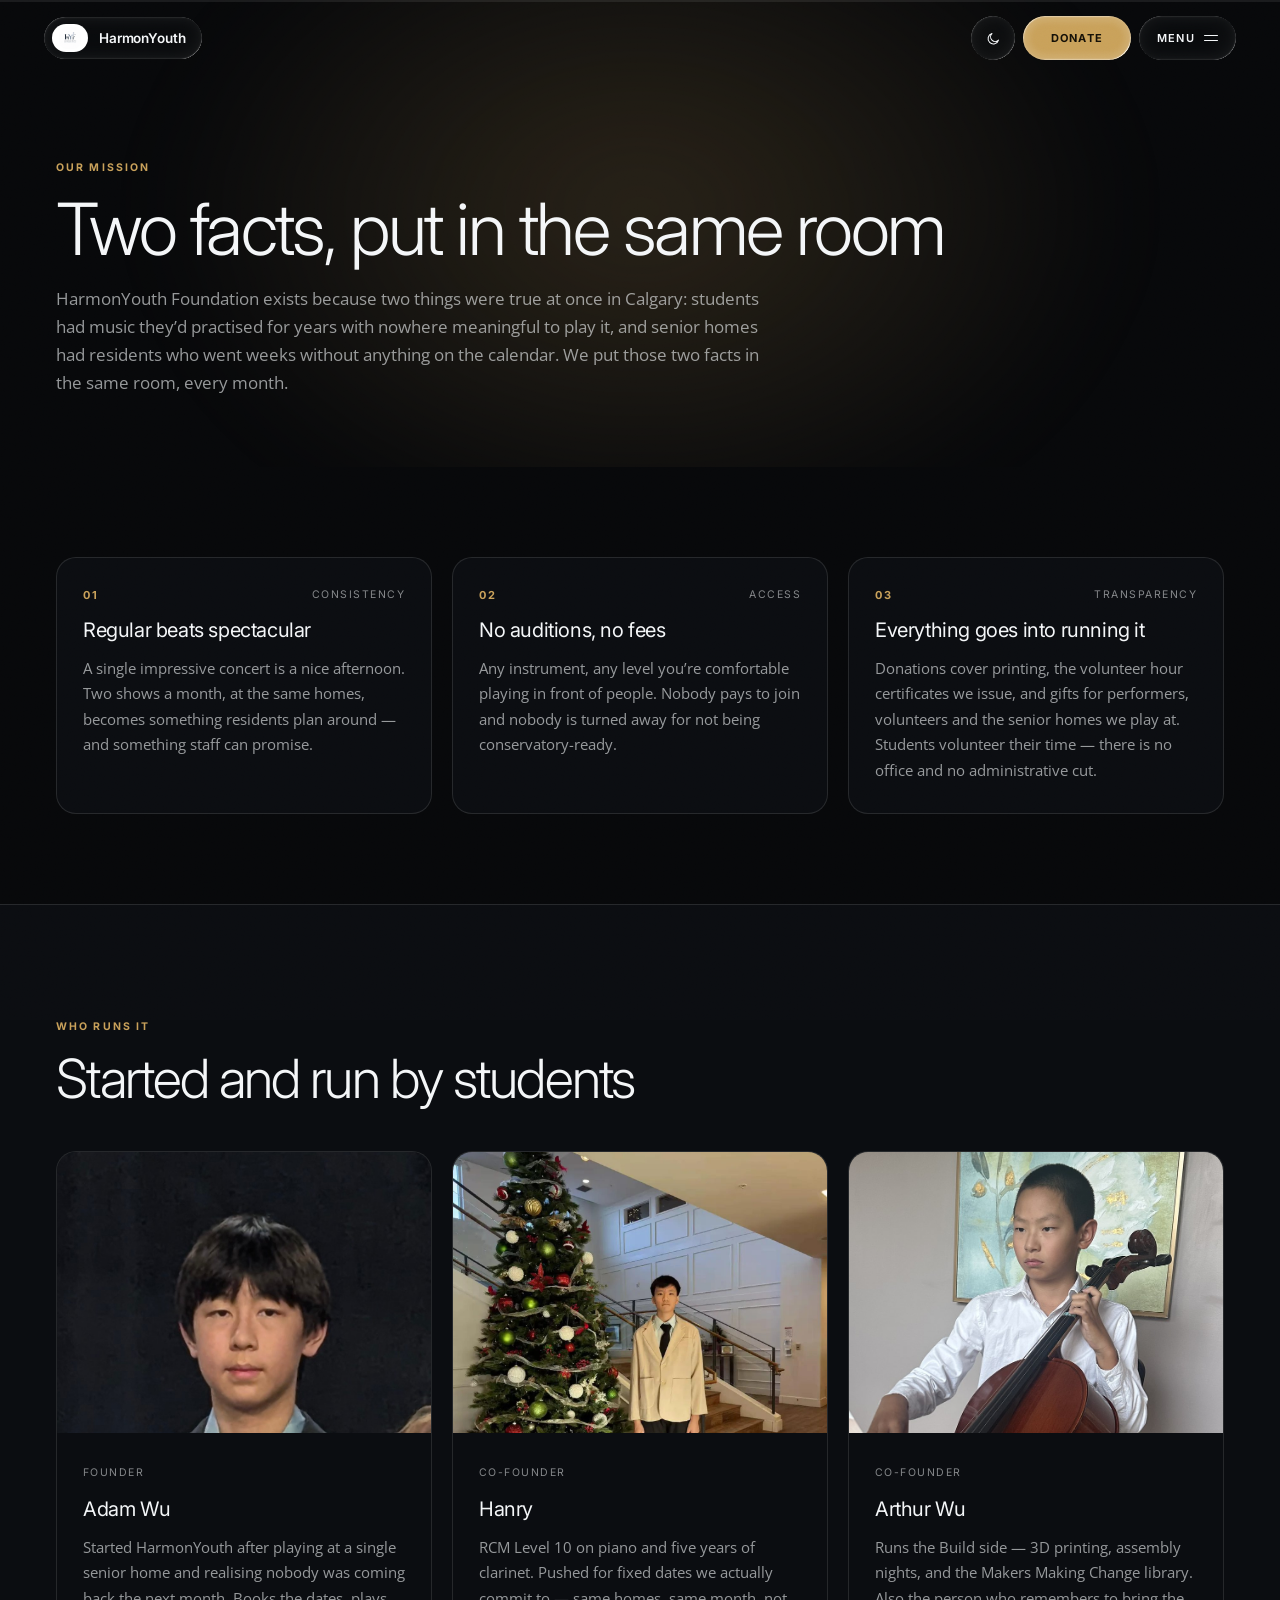
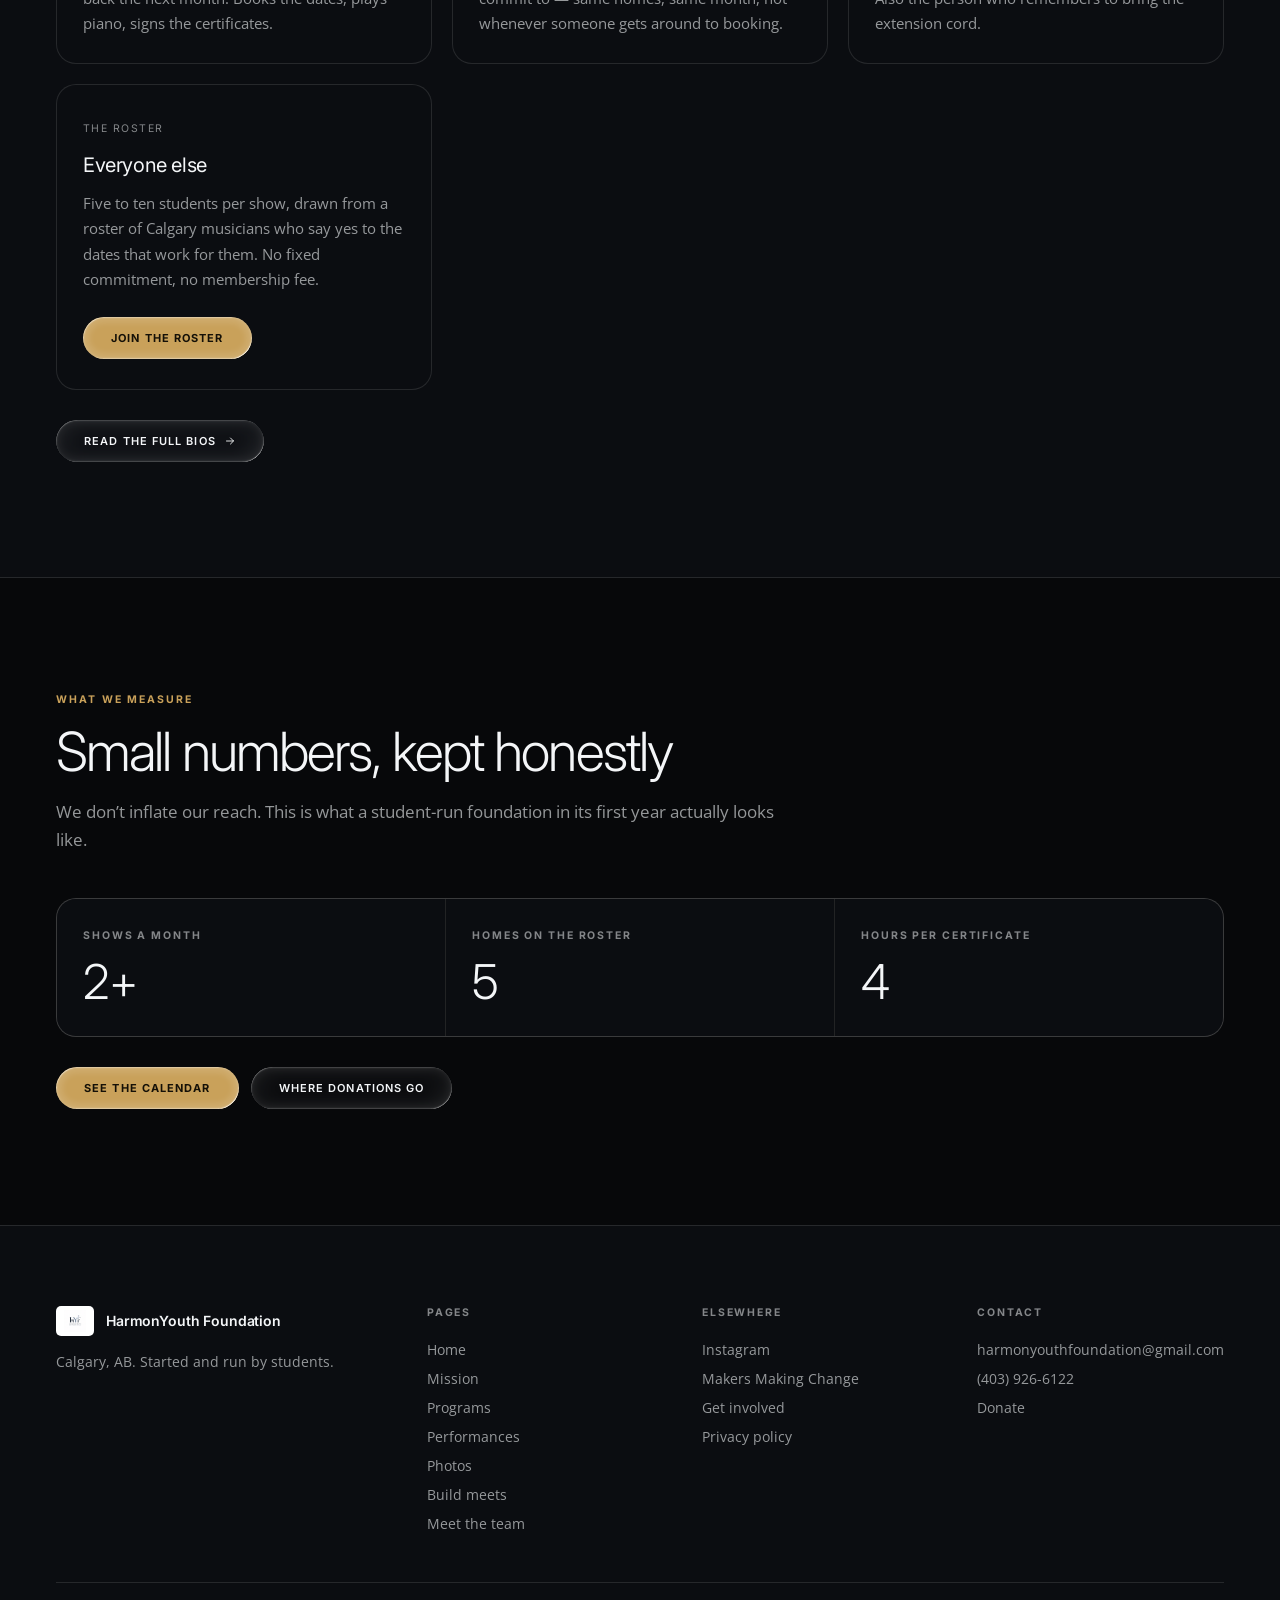
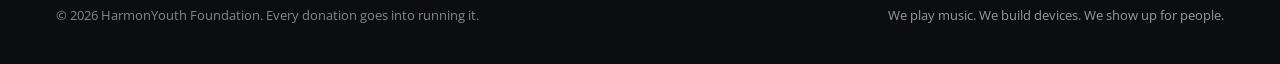
<file: mission.html>
<!DOCTYPE html>
<html lang="en" data-hy-theme="dark">
<head>
<meta charset="utf-8">
<meta name="viewport" content="width=device-width, initial-scale=1">
<title>Mission &mdash; HarmonYouth Foundation</title>
<meta name="description" content="Why HarmonYouth exists: consistency over spectacle, no auditions or fees, and every donation going into running it.">
<meta property="og:title" content="Mission &mdash; HarmonYouth Foundation">
<meta property="og:description" content="Why HarmonYouth exists: consistency over spectacle, no auditions or fees, and every donation going into running it.">
<meta property="og:image" content="https://harmonyouthfoundation.com/og-cover.jpg">
<meta property="og:image:width" content="1200">
<meta property="og:image:height" content="630">
<meta property="og:image:alt" content="A student pianist playing for residents at a Calgary senior home">
<link rel="canonical" href="https://harmonyouthfoundation.com/mission">
<meta property="og:url" content="https://harmonyouthfoundation.com/mission">
<meta property="og:type" content="website">
<meta property="og:site_name" content="HarmonYouth Foundation">
<meta property="og:locale" content="en_CA">
<meta name="twitter:card" content="summary_large_image">
<meta name="twitter:title" content="Mission &mdash; HarmonYouth Foundation">
<meta name="twitter:description" content="Why HarmonYouth exists: consistency over spectacle, no auditions or fees, and every donation going into running it.">
<meta name="twitter:image" content="https://harmonyouthfoundation.com/og-cover.jpg">
<meta name="twitter:image:alt" content="A student pianist playing for residents at a Calgary senior home">
<meta name="theme-color" content="#07080A" media="(prefers-color-scheme: dark)">
<meta name="theme-color" content="#F4F3EF" media="(prefers-color-scheme: light)">
<link rel="icon" href="harmonyouth-logo.png">
<link rel="preconnect" href="https://fonts.googleapis.com">
<link rel="preconnect" href="https://fonts.gstatic.com" crossorigin>
<link href="https://fonts.googleapis.com/css2?family=Inter:wght@300;400;500;600;700&family=Open+Sans:wght@400;500;600&display=swap" rel="stylesheet">
<link rel="stylesheet" href="styles.css?v=15">
<script defer src="site.js?v=15"></script>
</head>
<body data-page="mission.html">
<a class="skip" href="#main">Skip to content</a>
<canvas data-cursor class="hy-cursor" aria-hidden="true"></canvas>
<svg class="hy-filter-defs" aria-hidden="true"><defs><filter id="hy-glass" x="0%" y="0%" width="100%" height="100%" color-interpolation-filters="sRGB"><feTurbulence type="fractalNoise" baseFrequency="0.05 0.05" numOctaves="1" seed="1" result="t"/><feGaussianBlur in="t" stdDeviation="2" result="bt"/><feDisplacementMap in="SourceGraphic" in2="bt" scale="55" xChannelSelector="R" yChannelSelector="B" result="d"/><feGaussianBlur in="d" stdDeviation="3"/></filter></defs></svg>
<div class="hy-grain" aria-hidden="true"></div>
<div class="hy-progress" aria-hidden="true"><i data-progress></i></div>
<header class="site-header">
  <div class="header-inner">
    <a href="index.html" class="brand">
      <span class="ring"></span><span class="blur" data-glass></span>
      <img src="harmonyouth-logo.png" alt="HarmonYouth Foundation" width="256" height="256">
      <span class="word">HarmonYouth</span>
    </a>
    <div class="header-actions">
      <button type="button" data-theme-toggle class="icon-btn" aria-label="Switch colour mode">
        <span class="ring"></span><span class="blur" data-glass></span>
        <span class="ico" data-theme-icon></span>
      </button>
      <a href="donate.html" class="btn btn-accent header-donate"><span class="ring"></span><span class="btn-label">Donate</span></a>
      <div class="menu-wrap">
        <button type="button" data-menu-toggle class="menu-btn" aria-expanded="false" aria-haspopup="true">
          <span class="ring"></span><span class="blur" data-glass></span>
          <span>Menu</span>
          <span class="menu-bars" data-menu-bars><i></i><i></i></span>
        </button>
        <div data-menu-panel class="menu-panel" role="menu">
          <form data-search-form class="menu-search" role="search">
            <svg width="15" height="15" viewBox="0 0 24 24" fill="none"><circle cx="11" cy="11" r="6.5" stroke="currentColor" stroke-width="1.7"/><path d="M16 16l4.5 4.5" stroke="currentColor" stroke-width="1.7" stroke-linecap="round"/></svg>
            <span class="field">
              <input data-search-input type="text" autocomplete="off" aria-label="Search the site">
              <span data-search-ph class="ph"></span>
            </span>
            <kbd>&crarr;</kbd>
          </form>
          <div data-search-result class="search-result"></div>
          <div class="menu-links" role="none"><a href="index.html" data-navlink class="navlink" role="menuitem"><span class="nl-ico"><svg width="14" height="14" viewBox="0 0 24 24" fill="none"><path d="M4 11l8-6.5 8 6.5V20a1 1 0 0 1-1 1h-4v-6H9v6H5a1 1 0 0 1-1-1Z" stroke="currentColor" stroke-width="1.6" stroke-linejoin="round"/></svg></span><span class="nl-label">Home</span><i class="navline"></i></a><a href="mission.html" data-navlink class="navlink" role="menuitem"><span class="nl-ico"><svg width="14" height="14" viewBox="0 0 24 24" fill="none"><path d="M12 20.5S4.5 16 4.5 10.2A4.2 4.2 0 0 1 12 7.6a4.2 4.2 0 0 1 7.5 2.6c0 5.8-7.5 10.3-7.5 10.3Z" stroke="currentColor" stroke-width="1.6" stroke-linejoin="round"/></svg></span><span class="nl-label">Mission</span><i class="navline"></i></a><a href="programs.html" data-navlink class="navlink" role="menuitem"><span class="nl-ico"><svg width="14" height="14" viewBox="0 0 24 24" fill="none"><circle cx="7.5" cy="17.5" r="2.8" stroke="currentColor" stroke-width="1.6"/><circle cx="17" cy="15.5" r="2.8" stroke="currentColor" stroke-width="1.6"/><path d="M10.3 17.5V5l9.5-2v12.5" stroke="currentColor" stroke-width="1.6"/></svg></span><span class="nl-label">Programs</span><i class="navline"></i></a><a href="performances.html" data-navlink class="navlink spread" role="menuitem"><span class="nl-left"><span class="nl-ico"><svg width="14" height="14" viewBox="0 0 24 24" fill="none"><rect x="3.5" y="5" width="17" height="15.5" rx="2" stroke="currentColor" stroke-width="1.6"/><path d="M3.5 9.5h17M8.5 3v4M15.5 3v4" stroke="currentColor" stroke-width="1.6" stroke-linecap="round"/></svg></span><span class="nl-label">Performances</span></span><span class="nl-tag">6 NEXT</span><i class="navline"></i></a><a href="photos.html" data-navlink class="navlink" role="menuitem"><span class="nl-ico"><svg width="14" height="14" viewBox="0 0 24 24" fill="none"><rect x="3.5" y="5" width="17" height="14" rx="2" stroke="currentColor" stroke-width="1.6"/><path d="M6 16l4-4.5 3.5 3.5L16 12l2.5 3" stroke="currentColor" stroke-width="1.6" stroke-linejoin="round"/><circle cx="15" cy="9" r="1.3" fill="currentColor"/></svg></span><span class="nl-label">Photos</span><i class="navline"></i></a><a href="build-meets.html" data-navlink class="navlink" role="menuitem"><span class="nl-ico"><svg width="14" height="14" viewBox="0 0 24 24" fill="none"><path d="M14.7 6.3a3.9 3.9 0 0 0 5 5L15 16l-3.5 3.5a2 2 0 0 1-2.8-2.8L12 13 7.6 8.6a3.9 3.9 0 0 1-1.3-4.4l3 3 2-2-3-3a3.9 3.9 0 0 1 4.4 1.3Z" stroke="currentColor" stroke-width="1.5" stroke-linejoin="round"/></svg></span><span class="nl-label">Build meets</span><i class="navline"></i></a><a href="team.html" data-navlink class="navlink" role="menuitem"><span class="nl-ico"><svg width="14" height="14" viewBox="0 0 24 24" fill="none"><circle cx="9" cy="8.5" r="3" stroke="currentColor" stroke-width="1.6"/><path d="M3.5 19.5c0-3 2.4-5 5.5-5s5.5 2 5.5 5" stroke="currentColor" stroke-width="1.6" stroke-linecap="round"/><path d="M16 6.2a3 3 0 0 1 0 5.6M17.5 19.5c0-2.2-.8-3.9-2.2-5" stroke="currentColor" stroke-width="1.6" stroke-linecap="round"/></svg></span><span class="nl-label">Meet the team</span><i class="navline"></i></a><a href="get-involved.html" data-navlink class="navlink" role="menuitem"><span class="nl-ico"><svg width="14" height="14" viewBox="0 0 24 24" fill="none"><circle cx="9" cy="8" r="3.2" stroke="currentColor" stroke-width="1.6"/><path d="M3.5 20c0-3.3 2.5-5.5 5.5-5.5s5.5 2.2 5.5 5.5M17 6.5v6M14 9.5h6" stroke="currentColor" stroke-width="1.6" stroke-linecap="round"/></svg></span><span class="nl-label">Get involved</span><i class="navline"></i></a><a href="donate.html" data-navlink class="navlink" role="menuitem"><span class="nl-ico"><svg width="14" height="14" viewBox="0 0 24 24" fill="none"><path d="M12 20.5S4 15.5 4 10.5C4 7.5 6 6 8 6c1.6 0 3 1 4 2.4C13 7 14.4 6 16 6c2 0 4 1.5 4 4.5 0 5-8 10-8 10Z" stroke="currentColor" stroke-width="1.6" stroke-linejoin="round"/></svg></span><span class="nl-label">Donate</span><i class="navline"></i></a></div>
          <div class="menu-rule"></div>
          <div class="menu-notes">
            <div class="menu-note">
              <svg width="15" height="15" viewBox="0 0 24 24" fill="none"><circle cx="12" cy="9" r="5.5" stroke="currentColor" stroke-width="1.6"/><path d="M8.6 13.6 7.2 21l4.8-2.8 4.8 2.8-1.4-7.4" stroke="currentColor" stroke-width="1.6" stroke-linejoin="round"/></svg>
              <div><div class="t">Volunteer hours</div><div class="d">A certificate every 4 hours &mdash; performing or building both count.</div></div>
            </div>
            <a href="mailto:harmonyouthfoundation@gmail.com?subject=Volunteer%20Service%20Letter%20Request" class="menu-note">
              <svg width="15" height="15" viewBox="0 0 24 24" fill="none"><rect x="3.5" y="5" width="17" height="14" rx="2" stroke="currentColor" stroke-width="1.6"/><path d="M4 7l8 6 8-6" stroke="currentColor" stroke-width="1.6" stroke-linejoin="round"/></svg>
              <div><div class="t">Volunteer Service Letter Request</div><div class="d">Request one at any performance, or email us &mdash; we write them same week.</div></div>
            </a>
          </div>
          <div class="menu-rule"></div>
          <div class="menu-cta">
            <a href="donate.html" class="btn btn-accent" ><span class="ring"></span><span class="btn-label">Donate</span></a>
            <a href="https://instagram.com/harmonyouthfoundation" target="_blank" rel="noopener" class="menu-ig" aria-label="Instagram">
              <span class="ring"></span><span class="blur" data-glass></span>
              <svg width="16" height="16" viewBox="0 0 24 24" fill="none"><rect x="3" y="3" width="18" height="18" rx="5" stroke="currentColor" stroke-width="1.8"/><circle cx="12" cy="12" r="4" stroke="currentColor" stroke-width="1.8"/><circle cx="17.5" cy="6.5" r="1.1" fill="currentColor"/></svg>
            </a>
          </div>
        </div>
      </div>
    </div>
  </div>
</header>
<main id="main"><section class="page-head">
  <div class="glow" aria-hidden="true"></div>
  <div class="wrap">
    <div class="eyebrow">Our mission</div>
    <h1 class="display display-lg">Two facts, put in the same room</h1>
    <p class="lede">HarmonYouth Foundation exists because two things were true at once in Calgary: students had music they&rsquo;d practised for years with nowhere meaningful to play it, and senior homes had residents who went weeks without anything on the calendar. We put those two facts in the same room, every month.</p>
  </div>
</section>
<section class="sec-tight"><div class="wrap">
      <h2 class="vh">How we work</h2><div class="tri-grid" style="margin-top:0"><article class="tile" data-reveal><div class="card-top" style="padding:0"><span class="card-no">01</span><span class="card-tag">Consistency</span></div><h3>Regular beats spectacular</h3><p>A single impressive concert is a nice afternoon. Two shows a month, at the same homes, becomes something residents plan around &mdash; and something staff can promise.</p></article><article class="tile" data-reveal><div class="card-top" style="padding:0"><span class="card-no">02</span><span class="card-tag">Access</span></div><h3>No auditions, no fees</h3><p>Any instrument, any level you&rsquo;re comfortable playing in front of people. Nobody pays to join and nobody is turned away for not being conservatory-ready.</p></article><article class="tile" data-reveal><div class="card-top" style="padding:0"><span class="card-no">03</span><span class="card-tag">Transparency</span></div><h3>Everything goes into running it</h3><p>Donations cover printing, the volunteer hour certificates we issue, and gifts for performers, volunteers and the senior homes we play at. Students volunteer their time &mdash; there is no office and no administrative cut.</p></article></div></div></section><section class="sec sec-alt"><div class="wrap"><div class="sec-head" data-reveal><div class="eyebrow">Who runs it</div><h2 class="display">Started and run by students</h2></div><div class="tri-grid"><article class="tile" data-reveal style="padding:0;overflow:hidden"><div style="aspect-ratio:4/3;overflow:hidden;background:var(--panel)"><img data-src="adam-founder.jpg" alt="Adam Wu, founder" style="width:100%;height:100%;object-fit:cover;object-position:center 30%;display:block"></div><div style="padding:26px"><span class="card-tag">Founder</span><h3>Adam Wu</h3><p>Started HarmonYouth after playing at a single senior home and realising nobody was coming back the next month. Books the dates, plays piano, signs the certificates.</p></div></article><article class="tile" data-reveal style="padding:0;overflow:hidden"><div style="aspect-ratio:4/3;overflow:hidden;background:var(--panel)"><img data-src="hanry-cofounder.jpg?v=12" alt="Hanry, co-founder" style="width:100%;height:100%;object-fit:cover;object-position:center 18%;display:block"></div><div style="padding:26px"><span class="card-tag">Co-founder</span><h3>Hanry</h3><p>RCM Level 10 on piano and five years of clarinet. Pushed for fixed dates we actually commit to &mdash; same homes, same month, not whenever someone gets around to booking.</p></div></article><article class="tile" data-reveal style="padding:0;overflow:hidden"><div style="aspect-ratio:4/3;overflow:hidden;background:var(--panel)"><img data-src="arthur-cofounder.jpg" alt="Arthur Wu, co-founder" style="width:100%;height:100%;object-fit:cover;object-position:center 22%;display:block"></div><div style="padding:26px"><span class="card-tag">Co-founder</span><h3>Arthur Wu</h3><p>Runs the Build side &mdash; 3D printing, assembly nights, and the Makers Making Change library. Also the person who remembers to bring the extension cord.</p></div></article><article class="tile" data-reveal><span class="card-tag">The roster</span><h3>Everyone else</h3><p>Five to ten students per show, drawn from a roster of Calgary musicians who say yes to the dates that work for them. No fixed commitment, no membership fee.</p><a href="get-involved.html" class="btn btn-accent" ><span class="ring"></span><span class="btn-label">Join the roster</span></a></article></div><div class="btn-row"><a href="team.html" class="btn" ><span class="ring"></span><span class="blur"></span><span class="btn-label">Read the full bios</span><svg width="12" height="12" viewBox="0 0 24 24" fill="none"><path d="M5 12h14M13 6l6 6-6 6" stroke="currentColor" stroke-width="1.8" stroke-linecap="round" stroke-linejoin="round"/></svg></a></div></div></section><section class="sec"><div class="wrap"><div class="sec-head" data-reveal><div class="eyebrow">What we measure</div><h2 class="display">Small numbers, kept honestly</h2><p class="lede">We don&rsquo;t inflate our reach. This is what a student-run foundation in its first year actually looks like.</p></div><div class="stat-strip"><div class="stat" data-reveal><div class="k">Shows a month</div><div class="v">2+</div></div><div class="stat" data-reveal><div class="k">Homes on the roster</div><div class="v">5</div></div><div class="stat" data-reveal><div class="k">Hours per certificate</div><div class="v">4</div></div></div><div class="btn-row"><a href="performances.html" class="btn btn-accent" ><span class="ring"></span><span class="btn-label">See the calendar</span></a> <a href="donate.html" class="btn" ><span class="ring"></span><span class="blur"></span><span class="btn-label">Where donations go</span></a></div></div></section></main><footer class="site-footer">
  <div class="wrap">
    <div class="footer-grid">
      <div>
        <div class="footer-brand"><img src="harmonyouth-logo.png" alt="HarmonYouth Foundation" width="256" height="256"><span>HarmonYouth Foundation</span></div>
        <p class="footer-note">Calgary, AB. Started and run by students.</p>
      </div>
      <div class="footer-col">
        <div class="h">Pages</div>
        <a href="index.html">Home</a><a href="mission.html">Mission</a><a href="programs.html">Programs</a>
        <a href="performances.html">Performances</a><a href="photos.html">Photos</a>
        <a href="build-meets.html">Build meets</a><a href="team.html">Meet the team</a>
      </div>
      <div class="footer-col">
        <div class="h">Elsewhere</div>
        <a href="https://instagram.com/harmonyouthfoundation" target="_blank" rel="noopener">Instagram</a>
        <a href="https://www.makersmakingchange.com/" target="_blank" rel="noopener">Makers Making Change</a>
        <a href="get-involved.html">Get involved</a>
        <a href="privacy.html">Privacy policy</a>
      </div>
      <div class="footer-col">
        <div class="h">Contact</div>
        <a href="mailto:harmonyouthfoundation@gmail.com">harmonyouthfoundation@gmail.com</a>
        <a href="tel:+14039266122">(403) 926-6122</a>
        <a href="donate.html">Donate</a>
      </div>
    </div>
    <div class="footer-bottom">
      <span>&copy; 2026 HarmonYouth Foundation. Every donation goes into running it.</span>
      <span class="slogan">We play music. We build devices. We show up for people.</span>
    </div>
  </div>
</footer>
</body>
</html>
</file>
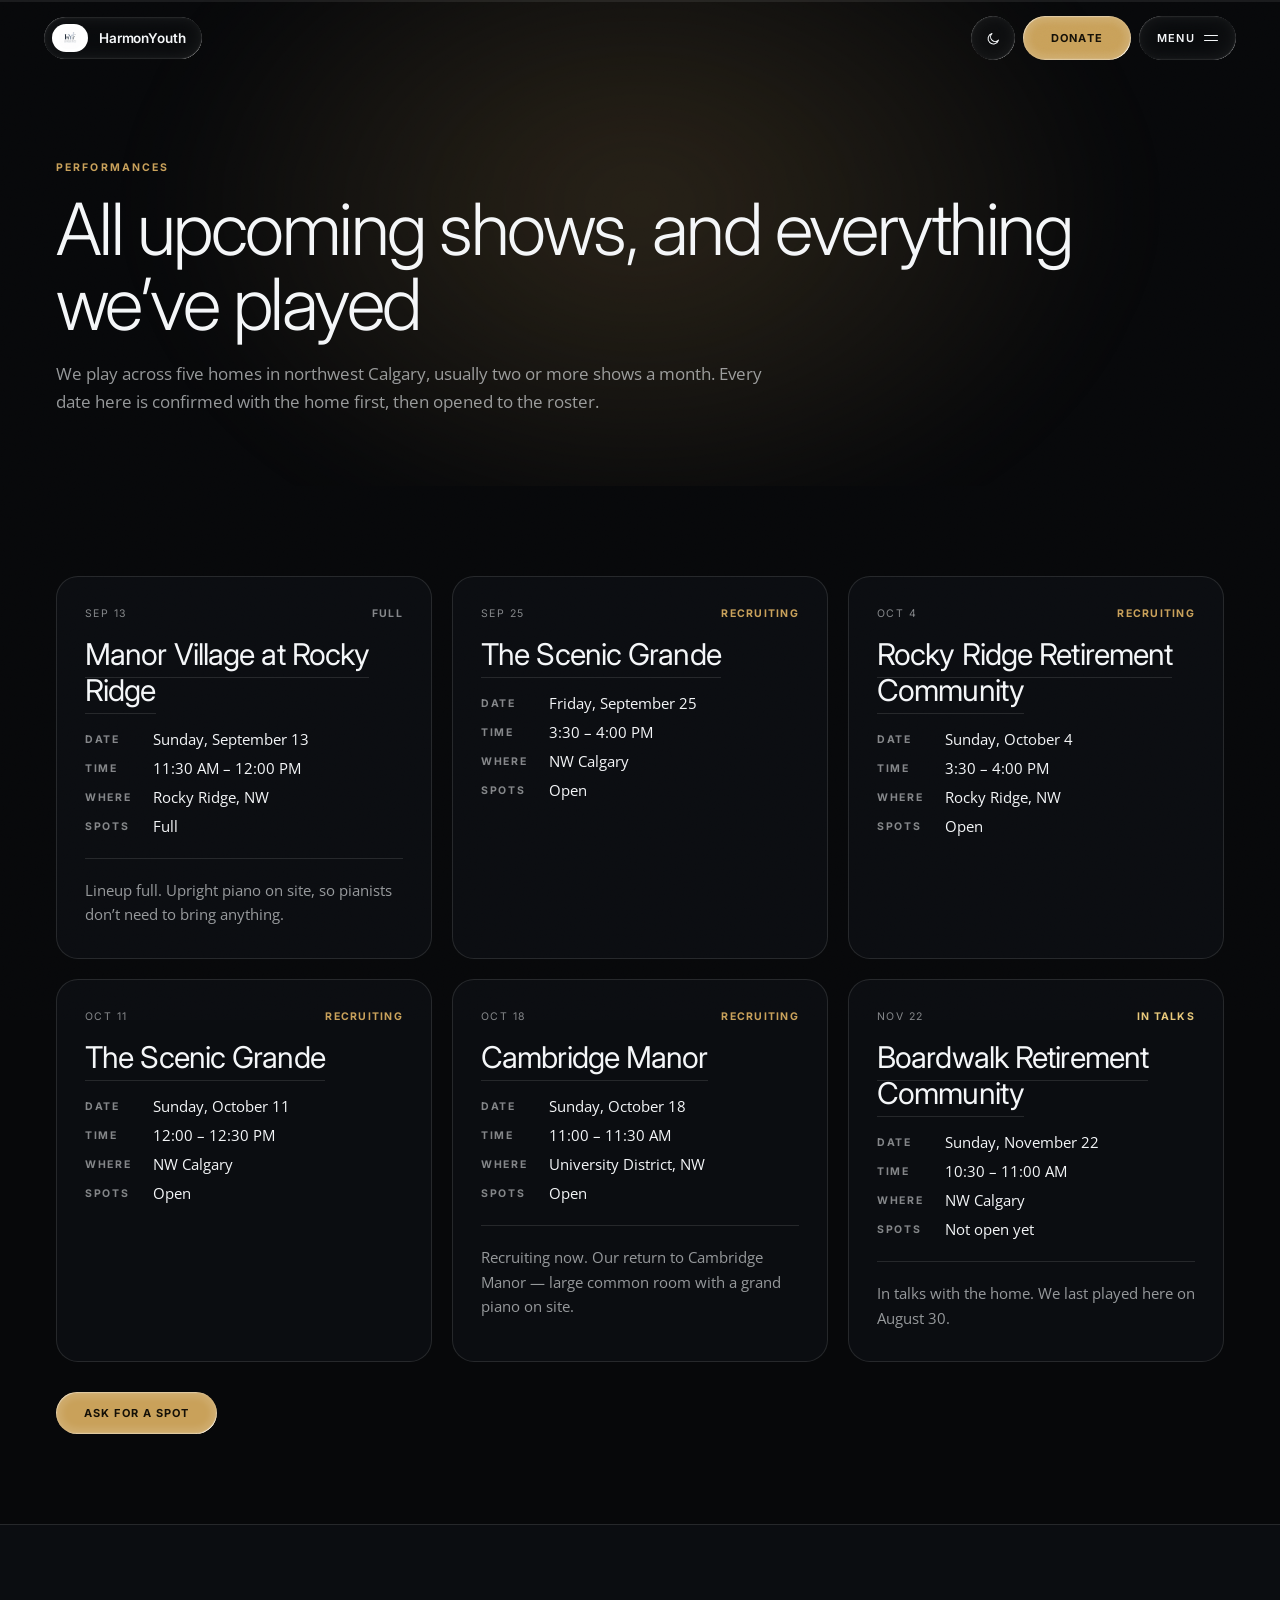
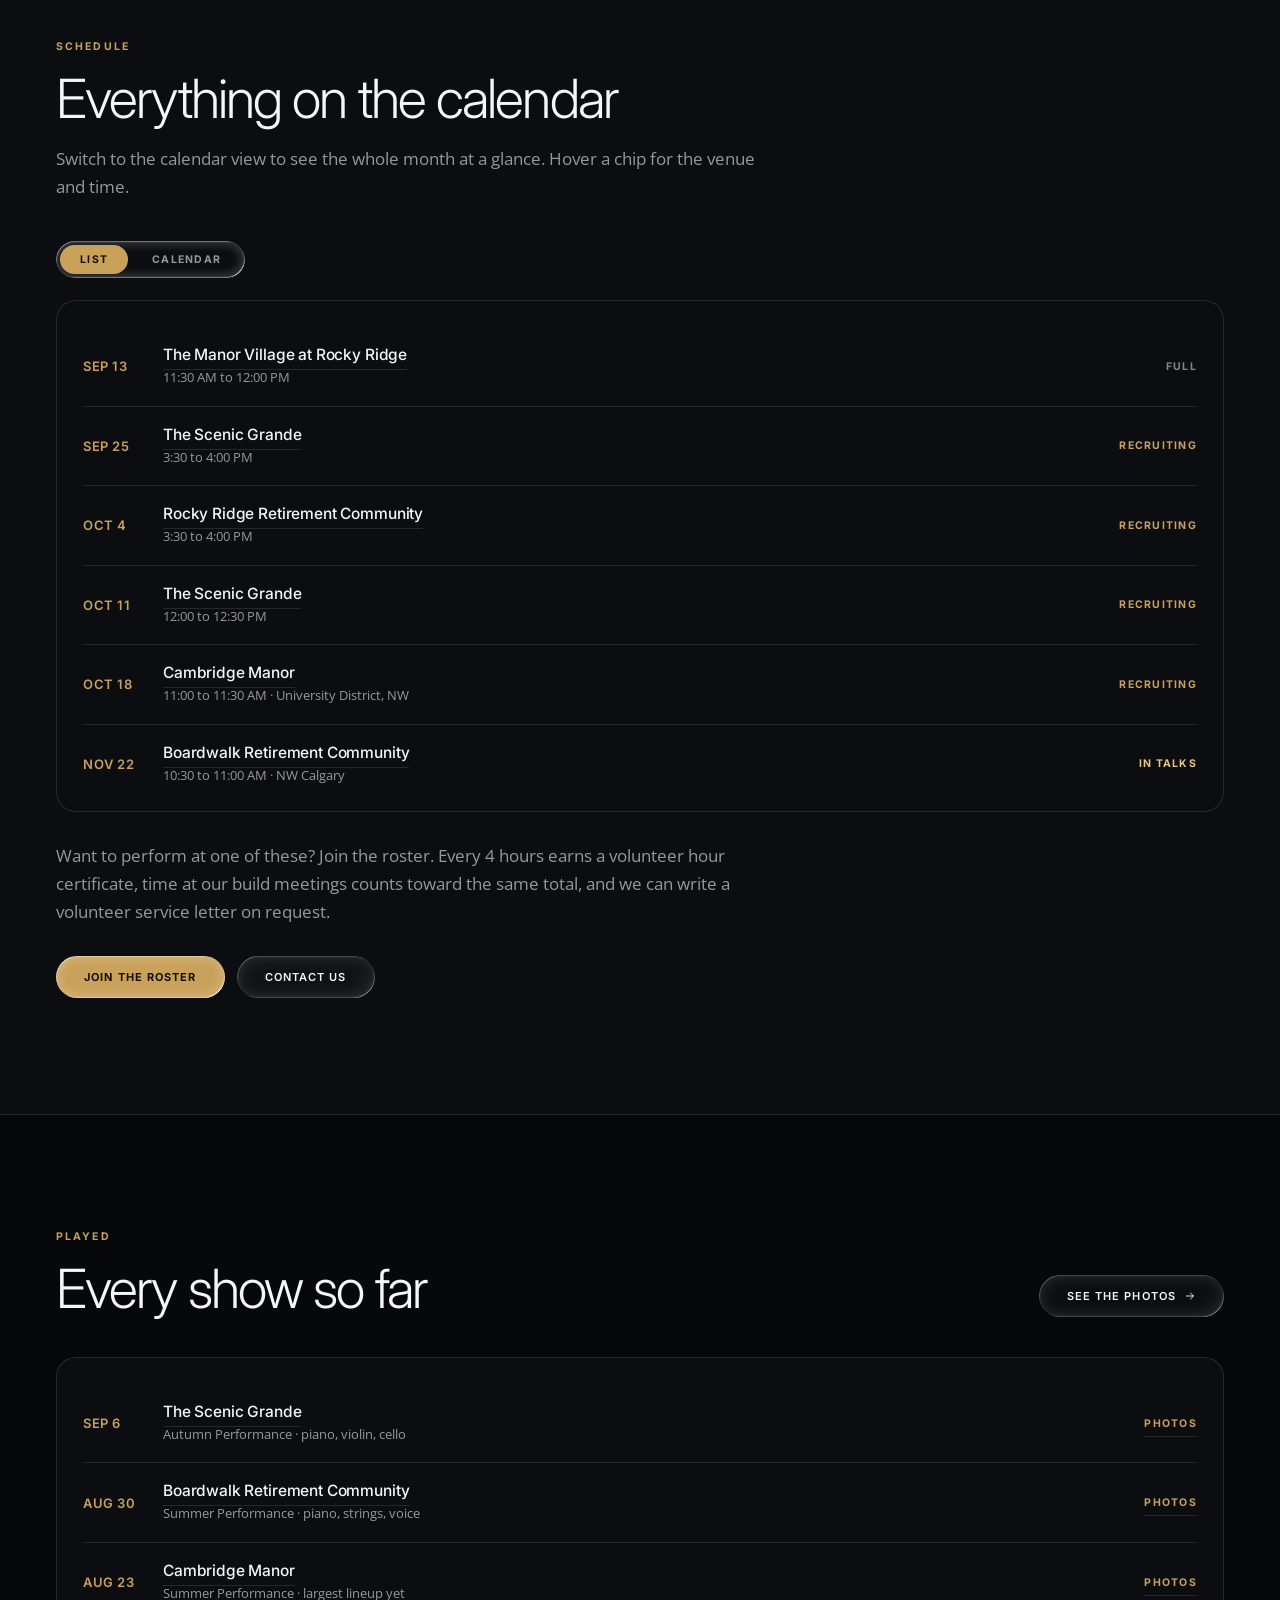
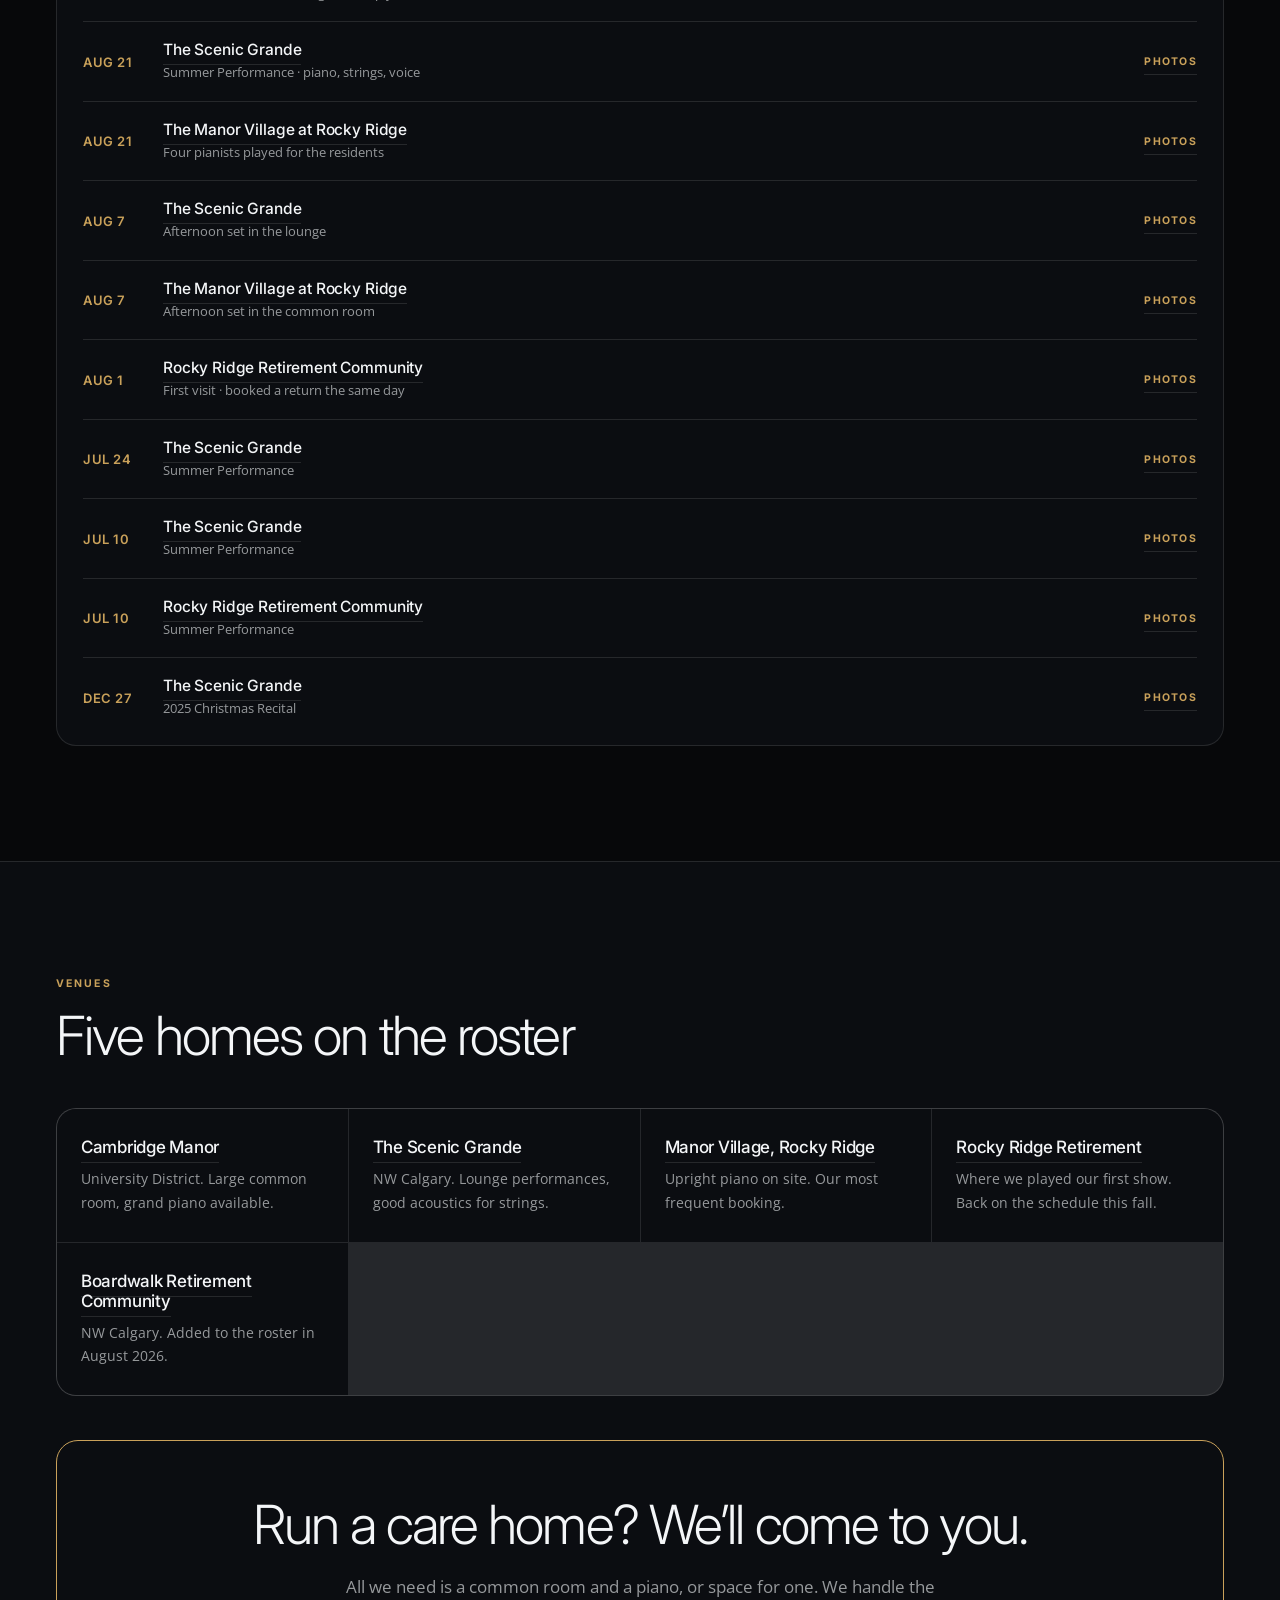
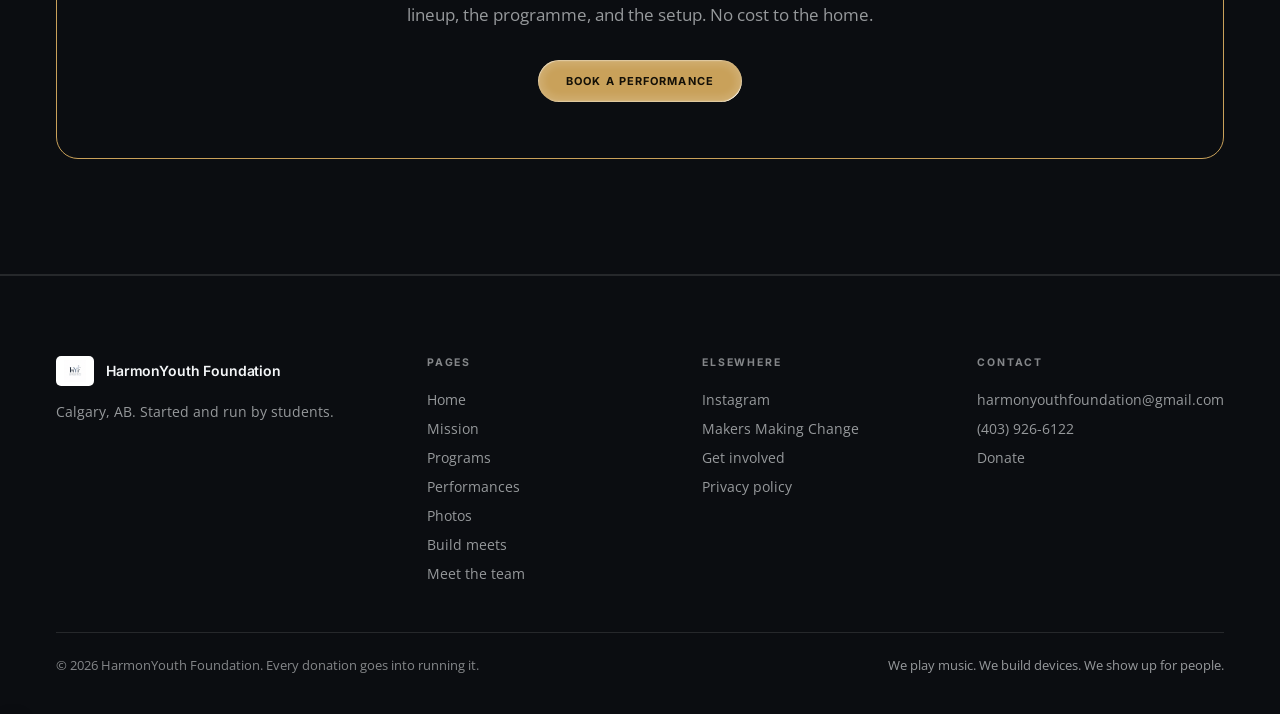
<file: performances.html>
<!DOCTYPE html>
<html lang="en" data-hy-theme="dark">
<head>
<meta charset="utf-8">
<meta name="viewport" content="width=device-width, initial-scale=1">
<title>Performances &mdash; HarmonYouth Foundation</title>
<meta name="description" content="Upcoming shows and every performance HarmonYouth has played, across five senior homes in northwest Calgary.">
<meta property="og:title" content="Performances &mdash; HarmonYouth Foundation">
<meta property="og:description" content="Upcoming shows and every performance HarmonYouth has played, across five senior homes in northwest Calgary.">
<meta property="og:image" content="https://harmonyouthfoundation.com/og-cover.jpg">
<meta property="og:image:width" content="1200">
<meta property="og:image:height" content="630">
<meta property="og:image:alt" content="A student pianist playing for residents at a Calgary senior home">
<link rel="canonical" href="https://harmonyouthfoundation.com/performances">
<meta property="og:url" content="https://harmonyouthfoundation.com/performances">
<meta property="og:type" content="website">
<meta property="og:site_name" content="HarmonYouth Foundation">
<meta property="og:locale" content="en_CA">
<meta name="twitter:card" content="summary_large_image">
<meta name="twitter:title" content="Performances &mdash; HarmonYouth Foundation">
<meta name="twitter:description" content="Upcoming shows and every performance HarmonYouth has played, across five senior homes in northwest Calgary.">
<meta name="twitter:image" content="https://harmonyouthfoundation.com/og-cover.jpg">
<meta name="twitter:image:alt" content="A student pianist playing for residents at a Calgary senior home">
<meta name="theme-color" content="#07080A" media="(prefers-color-scheme: dark)">
<meta name="theme-color" content="#F4F3EF" media="(prefers-color-scheme: light)">
<link rel="icon" href="harmonyouth-logo.png">
<link rel="preconnect" href="https://fonts.googleapis.com">
<link rel="preconnect" href="https://fonts.gstatic.com" crossorigin>
<link href="https://fonts.googleapis.com/css2?family=Inter:wght@300;400;500;600;700&family=Open+Sans:wght@400;500;600&display=swap" rel="stylesheet">
<link rel="stylesheet" href="styles.css?v=15">
<script defer src="site.js?v=15"></script>
</head>
<body data-page="performances.html">
<a class="skip" href="#main">Skip to content</a>
<canvas data-cursor class="hy-cursor" aria-hidden="true"></canvas>
<svg class="hy-filter-defs" aria-hidden="true"><defs><filter id="hy-glass" x="0%" y="0%" width="100%" height="100%" color-interpolation-filters="sRGB"><feTurbulence type="fractalNoise" baseFrequency="0.05 0.05" numOctaves="1" seed="1" result="t"/><feGaussianBlur in="t" stdDeviation="2" result="bt"/><feDisplacementMap in="SourceGraphic" in2="bt" scale="55" xChannelSelector="R" yChannelSelector="B" result="d"/><feGaussianBlur in="d" stdDeviation="3"/></filter></defs></svg>
<div class="hy-grain" aria-hidden="true"></div>
<div class="hy-progress" aria-hidden="true"><i data-progress></i></div>
<header class="site-header">
  <div class="header-inner">
    <a href="index.html" class="brand">
      <span class="ring"></span><span class="blur" data-glass></span>
      <img src="harmonyouth-logo.png" alt="HarmonYouth Foundation" width="256" height="256">
      <span class="word">HarmonYouth</span>
    </a>
    <div class="header-actions">
      <button type="button" data-theme-toggle class="icon-btn" aria-label="Switch colour mode">
        <span class="ring"></span><span class="blur" data-glass></span>
        <span class="ico" data-theme-icon></span>
      </button>
      <a href="donate.html" class="btn btn-accent header-donate"><span class="ring"></span><span class="btn-label">Donate</span></a>
      <div class="menu-wrap">
        <button type="button" data-menu-toggle class="menu-btn" aria-expanded="false" aria-haspopup="true">
          <span class="ring"></span><span class="blur" data-glass></span>
          <span>Menu</span>
          <span class="menu-bars" data-menu-bars><i></i><i></i></span>
        </button>
        <div data-menu-panel class="menu-panel" role="menu">
          <form data-search-form class="menu-search" role="search">
            <svg width="15" height="15" viewBox="0 0 24 24" fill="none"><circle cx="11" cy="11" r="6.5" stroke="currentColor" stroke-width="1.7"/><path d="M16 16l4.5 4.5" stroke="currentColor" stroke-width="1.7" stroke-linecap="round"/></svg>
            <span class="field">
              <input data-search-input type="text" autocomplete="off" aria-label="Search the site">
              <span data-search-ph class="ph"></span>
            </span>
            <kbd>&crarr;</kbd>
          </form>
          <div data-search-result class="search-result"></div>
          <div class="menu-links" role="none"><a href="index.html" data-navlink class="navlink" role="menuitem"><span class="nl-ico"><svg width="14" height="14" viewBox="0 0 24 24" fill="none"><path d="M4 11l8-6.5 8 6.5V20a1 1 0 0 1-1 1h-4v-6H9v6H5a1 1 0 0 1-1-1Z" stroke="currentColor" stroke-width="1.6" stroke-linejoin="round"/></svg></span><span class="nl-label">Home</span><i class="navline"></i></a><a href="mission.html" data-navlink class="navlink" role="menuitem"><span class="nl-ico"><svg width="14" height="14" viewBox="0 0 24 24" fill="none"><path d="M12 20.5S4.5 16 4.5 10.2A4.2 4.2 0 0 1 12 7.6a4.2 4.2 0 0 1 7.5 2.6c0 5.8-7.5 10.3-7.5 10.3Z" stroke="currentColor" stroke-width="1.6" stroke-linejoin="round"/></svg></span><span class="nl-label">Mission</span><i class="navline"></i></a><a href="programs.html" data-navlink class="navlink" role="menuitem"><span class="nl-ico"><svg width="14" height="14" viewBox="0 0 24 24" fill="none"><circle cx="7.5" cy="17.5" r="2.8" stroke="currentColor" stroke-width="1.6"/><circle cx="17" cy="15.5" r="2.8" stroke="currentColor" stroke-width="1.6"/><path d="M10.3 17.5V5l9.5-2v12.5" stroke="currentColor" stroke-width="1.6"/></svg></span><span class="nl-label">Programs</span><i class="navline"></i></a><a href="performances.html" data-navlink class="navlink spread" role="menuitem"><span class="nl-left"><span class="nl-ico"><svg width="14" height="14" viewBox="0 0 24 24" fill="none"><rect x="3.5" y="5" width="17" height="15.5" rx="2" stroke="currentColor" stroke-width="1.6"/><path d="M3.5 9.5h17M8.5 3v4M15.5 3v4" stroke="currentColor" stroke-width="1.6" stroke-linecap="round"/></svg></span><span class="nl-label">Performances</span></span><span class="nl-tag">6 NEXT</span><i class="navline"></i></a><a href="photos.html" data-navlink class="navlink" role="menuitem"><span class="nl-ico"><svg width="14" height="14" viewBox="0 0 24 24" fill="none"><rect x="3.5" y="5" width="17" height="14" rx="2" stroke="currentColor" stroke-width="1.6"/><path d="M6 16l4-4.5 3.5 3.5L16 12l2.5 3" stroke="currentColor" stroke-width="1.6" stroke-linejoin="round"/><circle cx="15" cy="9" r="1.3" fill="currentColor"/></svg></span><span class="nl-label">Photos</span><i class="navline"></i></a><a href="build-meets.html" data-navlink class="navlink" role="menuitem"><span class="nl-ico"><svg width="14" height="14" viewBox="0 0 24 24" fill="none"><path d="M14.7 6.3a3.9 3.9 0 0 0 5 5L15 16l-3.5 3.5a2 2 0 0 1-2.8-2.8L12 13 7.6 8.6a3.9 3.9 0 0 1-1.3-4.4l3 3 2-2-3-3a3.9 3.9 0 0 1 4.4 1.3Z" stroke="currentColor" stroke-width="1.5" stroke-linejoin="round"/></svg></span><span class="nl-label">Build meets</span><i class="navline"></i></a><a href="team.html" data-navlink class="navlink" role="menuitem"><span class="nl-ico"><svg width="14" height="14" viewBox="0 0 24 24" fill="none"><circle cx="9" cy="8.5" r="3" stroke="currentColor" stroke-width="1.6"/><path d="M3.5 19.5c0-3 2.4-5 5.5-5s5.5 2 5.5 5" stroke="currentColor" stroke-width="1.6" stroke-linecap="round"/><path d="M16 6.2a3 3 0 0 1 0 5.6M17.5 19.5c0-2.2-.8-3.9-2.2-5" stroke="currentColor" stroke-width="1.6" stroke-linecap="round"/></svg></span><span class="nl-label">Meet the team</span><i class="navline"></i></a><a href="get-involved.html" data-navlink class="navlink" role="menuitem"><span class="nl-ico"><svg width="14" height="14" viewBox="0 0 24 24" fill="none"><circle cx="9" cy="8" r="3.2" stroke="currentColor" stroke-width="1.6"/><path d="M3.5 20c0-3.3 2.5-5.5 5.5-5.5s5.5 2.2 5.5 5.5M17 6.5v6M14 9.5h6" stroke="currentColor" stroke-width="1.6" stroke-linecap="round"/></svg></span><span class="nl-label">Get involved</span><i class="navline"></i></a><a href="donate.html" data-navlink class="navlink" role="menuitem"><span class="nl-ico"><svg width="14" height="14" viewBox="0 0 24 24" fill="none"><path d="M12 20.5S4 15.5 4 10.5C4 7.5 6 6 8 6c1.6 0 3 1 4 2.4C13 7 14.4 6 16 6c2 0 4 1.5 4 4.5 0 5-8 10-8 10Z" stroke="currentColor" stroke-width="1.6" stroke-linejoin="round"/></svg></span><span class="nl-label">Donate</span><i class="navline"></i></a></div>
          <div class="menu-rule"></div>
          <div class="menu-notes">
            <div class="menu-note">
              <svg width="15" height="15" viewBox="0 0 24 24" fill="none"><circle cx="12" cy="9" r="5.5" stroke="currentColor" stroke-width="1.6"/><path d="M8.6 13.6 7.2 21l4.8-2.8 4.8 2.8-1.4-7.4" stroke="currentColor" stroke-width="1.6" stroke-linejoin="round"/></svg>
              <div><div class="t">Volunteer hours</div><div class="d">A certificate every 4 hours &mdash; performing or building both count.</div></div>
            </div>
            <a href="mailto:harmonyouthfoundation@gmail.com?subject=Volunteer%20Service%20Letter%20Request" class="menu-note">
              <svg width="15" height="15" viewBox="0 0 24 24" fill="none"><rect x="3.5" y="5" width="17" height="14" rx="2" stroke="currentColor" stroke-width="1.6"/><path d="M4 7l8 6 8-6" stroke="currentColor" stroke-width="1.6" stroke-linejoin="round"/></svg>
              <div><div class="t">Volunteer Service Letter Request</div><div class="d">Request one at any performance, or email us &mdash; we write them same week.</div></div>
            </a>
          </div>
          <div class="menu-rule"></div>
          <div class="menu-cta">
            <a href="donate.html" class="btn btn-accent" ><span class="ring"></span><span class="btn-label">Donate</span></a>
            <a href="https://instagram.com/harmonyouthfoundation" target="_blank" rel="noopener" class="menu-ig" aria-label="Instagram">
              <span class="ring"></span><span class="blur" data-glass></span>
              <svg width="16" height="16" viewBox="0 0 24 24" fill="none"><rect x="3" y="3" width="18" height="18" rx="5" stroke="currentColor" stroke-width="1.8"/><circle cx="12" cy="12" r="4" stroke="currentColor" stroke-width="1.8"/><circle cx="17.5" cy="6.5" r="1.1" fill="currentColor"/></svg>
            </a>
          </div>
        </div>
      </div>
    </div>
  </div>
</header>
<main id="main"><section class="page-head">
  <div class="glow" aria-hidden="true"></div>
  <div class="wrap">
    <div class="eyebrow">Performances</div>
    <h1 class="display display-lg">All upcoming shows, and everything we&rsquo;ve played</h1>
    <p class="lede">We play across five homes in northwest Calgary, usually two or more shows a month. Every date here is confirmed with the home first, then opened to the roster.</p>
  </div>
</section>
<section class="sec-tight"><div class="wrap">
      <h2 class="vh">Performance schedule</h2><div class="detail-grid"><article class="detail" data-reveal><div class="detail-top"><span class="card-tag">Sep 13</span><span class="show-status full">Full</span></div><h3><a href="https://www.google.com/maps/search/?api=1&amp;query=The+Manor+Village+at+Rocky+Ridge+Calgary" target="_blank" rel="noopener" class="venue-link">Manor Village at Rocky Ridge</a></h3><dl><dt>Date</dt><dd>Sunday, September 13</dd><dt>Time</dt><dd>11:30 AM &ndash; 12:00 PM</dd><dt>Where</dt><dd>Rocky Ridge, NW</dd><dt>Spots</dt><dd>Full</dd></dl><div class="note">Lineup full. Upright piano on site, so pianists don&rsquo;t need to bring anything.</div></article><article class="detail" data-reveal><div class="detail-top"><span class="card-tag">Sep 25</span><span class="show-status">Recruiting</span></div><h3><a href="https://www.google.com/maps/search/?api=1&amp;query=The+Scenic+Grande+Calgary" target="_blank" rel="noopener" class="venue-link">The Scenic Grande</a></h3><dl><dt>Date</dt><dd>Friday, September 25</dd><dt>Time</dt><dd>3:30 &ndash; 4:00 PM</dd><dt>Where</dt><dd>NW Calgary</dd><dt>Spots</dt><dd>Open</dd></dl></article><article class="detail" data-reveal><div class="detail-top"><span class="card-tag">Oct 4</span><span class="show-status">Recruiting</span></div><h3><a href="https://www.google.ca/maps/place/Rocky+Ridge+Retirement+Community/@51.1450751,-114.2428446,15.14z/data=!4m6!3m5!1s0x537169a3e5516725:0x31123f4cb0477da2!8m2!3d51.1437344!4d-114.2425842!16s%2Fg%2F1pp2x8s19?entry=ttu" target="_blank" rel="noopener" class="venue-link">Rocky Ridge Retirement Community</a></h3><dl><dt>Date</dt><dd>Sunday, October 4</dd><dt>Time</dt><dd>3:30 &ndash; 4:00 PM</dd><dt>Where</dt><dd>Rocky Ridge, NW</dd><dt>Spots</dt><dd>Open</dd></dl></article><article class="detail" data-reveal><div class="detail-top"><span class="card-tag">Oct 11</span><span class="show-status">Recruiting</span></div><h3><a href="https://www.google.com/maps/search/?api=1&amp;query=The+Scenic+Grande+Calgary" target="_blank" rel="noopener" class="venue-link">The Scenic Grande</a></h3><dl><dt>Date</dt><dd>Sunday, October 11</dd><dt>Time</dt><dd>12:00 &ndash; 12:30 PM</dd><dt>Where</dt><dd>NW Calgary</dd><dt>Spots</dt><dd>Open</dd></dl></article><article class="detail" data-reveal><div class="detail-top"><span class="card-tag">Oct 18</span><span class="show-status">Recruiting</span></div><h3><a href="https://maps.app.goo.gl/wWm48FjzWDyAcAGZA" target="_blank" rel="noopener" class="venue-link">Cambridge Manor</a></h3><dl><dt>Date</dt><dd>Sunday, October 18</dd><dt>Time</dt><dd>11:00 &ndash; 11:30 AM</dd><dt>Where</dt><dd>University District, NW</dd><dt>Spots</dt><dd>Open</dd></dl><div class="note">Recruiting now. Our return to Cambridge Manor &mdash; large common room with a grand piano on site.</div></article><article class="detail" data-reveal><div class="detail-top"><span class="card-tag">Nov 22</span><span class="show-status talks">In talks</span></div><h3><a href="https://maps.app.goo.gl/DfbuEQfhJjvuLqLU9" target="_blank" rel="noopener" class="venue-link">Boardwalk Retirement Community</a></h3><dl><dt>Date</dt><dd>Sunday, November 22</dd><dt>Time</dt><dd>10:30 &ndash; 11:00 AM</dd><dt>Where</dt><dd>NW Calgary</dd><dt>Spots</dt><dd>Not open yet</dd></dl><div class="note">In talks with the home. We last played here on August 30.</div></article></div><div class="btn-row"><a href="get-involved.html#perform" class="btn btn-accent" ><span class="ring"></span><span class="btn-label">Ask for a spot</span></a></div></div></section><section class="sec sec-alt"><div class="wrap"><div class="sec-head" data-reveal><div class="eyebrow">Schedule</div><h2 class="display">Everything on the calendar</h2><p class="lede">Switch to the calendar view to see the whole month at a glance. Hover a chip for the venue and time.</p></div><div style="margin-top:40px"><div data-schedule>
  <div class="view-toggle" data-view-toggle>
    <span class="ring"></span>
    <button type="button" class="on" data-show="list">List</button>
    <button type="button" data-show="calendar">Calendar</button>
  </div>
  <div class="panel" data-view="list" style="margin-top:22px"><div class="show-row"><div class="show-date">Sep 13</div><div class="show-venue"><span class="name"><a href="https://www.google.com/maps/search/?api=1&amp;query=The+Manor+Village+at+Rocky+Ridge+Calgary" target="_blank" rel="noopener" class="venue-link">The Manor Village at Rocky Ridge</a></span><span class="sub">11:30 AM to 12:00 PM</span></div><div class="show-status full">Full</div></div><div class="show-row"><div class="show-date">Sep 25</div><div class="show-venue"><span class="name"><a href="https://www.google.com/maps/search/?api=1&amp;query=The+Scenic+Grande+Calgary" target="_blank" rel="noopener" class="venue-link">The Scenic Grande</a></span><span class="sub">3:30 to 4:00 PM</span></div><div class="show-status">Recruiting</div></div><div class="show-row"><div class="show-date">Oct 4</div><div class="show-venue"><span class="name"><a href="https://www.google.ca/maps/place/Rocky+Ridge+Retirement+Community/@51.1450751,-114.2428446,15.14z/data=!4m6!3m5!1s0x537169a3e5516725:0x31123f4cb0477da2!8m2!3d51.1437344!4d-114.2425842!16s%2Fg%2F1pp2x8s19?entry=ttu" target="_blank" rel="noopener" class="venue-link">Rocky Ridge Retirement Community</a></span><span class="sub">3:30 to 4:00 PM</span></div><div class="show-status">Recruiting</div></div><div class="show-row"><div class="show-date">Oct 11</div><div class="show-venue"><span class="name"><a href="https://www.google.com/maps/search/?api=1&amp;query=The+Scenic+Grande+Calgary" target="_blank" rel="noopener" class="venue-link">The Scenic Grande</a></span><span class="sub">12:00 to 12:30 PM</span></div><div class="show-status">Recruiting</div></div><div class="show-row"><div class="show-date">Oct 18</div><div class="show-venue"><span class="name"><a href="https://maps.app.goo.gl/wWm48FjzWDyAcAGZA" target="_blank" rel="noopener" class="venue-link">Cambridge Manor</a></span><span class="sub">11:00 to 11:30 AM &middot; University District, NW</span></div><div class="show-status">Recruiting</div></div><div class="show-row"><div class="show-date">Nov 22</div><div class="show-venue"><span class="name"><a href="https://maps.app.goo.gl/DfbuEQfhJjvuLqLU9" target="_blank" rel="noopener" class="venue-link">Boardwalk Retirement Community</a></span><span class="sub">10:30 to 11:00 AM &middot; NW Calgary</span></div><div class="show-status talks">In talks</div></div></div>
  <div class="calendar" data-view="calendar" hidden>
    <div class="cal-nav">
      <button type="button" class="cal-nav-btn prev" aria-label="Previous month"><span class="ring"></span>&larr; Prev</button>
      <div class="cal-title"></div>
      <button type="button" class="cal-nav-btn next" aria-label="Next month"><span class="ring"></span>Next &rarr;</button>
    </div>
    <div class="cal-month" id="perfCalMonth"></div>
    <div class="cal-legend"></div>
  </div>
</div></div><p class="lede" style="margin-top:30px">Want to perform at one of these? Join the roster. Every 4 hours earns a volunteer hour certificate, time at our build meetings counts toward the same total, and we can write a volunteer service letter on request.</p><div class="btn-row"><a href="get-involved.html#perform" class="btn btn-accent" ><span class="ring"></span><span class="btn-label">Join the roster</span></a> <a href="mailto:harmonyouthfoundation@gmail.com" class="btn" ><span class="ring"></span><span class="blur"></span><span class="btn-label">Contact us</span></a></div></div></section><section class="sec"><div class="wrap"><div class="split" data-reveal><div class="sec-head"><div class="eyebrow">Played</div><h2 class="display">Every show so far</h2></div><div class="btn-row" style="margin-top:0"><a href="photos.html" class="btn" ><span class="ring"></span><span class="blur"></span><span class="btn-label">See the photos</span><svg width="12" height="12" viewBox="0 0 24 24" fill="none"><path d="M5 12h14M13 6l6 6-6 6" stroke="currentColor" stroke-width="1.8" stroke-linecap="round" stroke-linejoin="round"/></svg></a></div></div><div class="panel" data-reveal style="margin-top:40px"><div class="show-row"><div class="show-date">Sep 6</div><div class="show-venue"><span class="name"><a href="https://www.google.com/maps/search/?api=1&amp;query=The+Scenic+Grande+Calgary" target="_blank" rel="noopener" class="venue-link">The Scenic Grande</a></span><span class="sub">Autumn Performance &middot; piano, violin, cello</span></div><div class="show-status "><a href="photos.html#the-scenic-grande-sep-6" class="venue-link">Photos</a></div></div><div class="show-row"><div class="show-date">Aug 30</div><div class="show-venue"><span class="name"><a href="https://maps.app.goo.gl/SzijnYmnxBW7Qwvx6" target="_blank" rel="noopener" class="venue-link">Boardwalk Retirement Community</a></span><span class="sub">Summer Performance &middot; piano, strings, voice</span></div><div class="show-status "><a href="photos.html#boardwalk-aug-30" class="venue-link">Photos</a></div></div><div class="show-row"><div class="show-date">Aug 23</div><div class="show-venue"><span class="name"><a href="https://maps.app.goo.gl/MWeXHFbV7SmxMukz9" target="_blank" rel="noopener" class="venue-link">Cambridge Manor</a></span><span class="sub">Summer Performance &middot; largest lineup yet</span></div><div class="show-status "><a href="photos.html#cambridge-manor" class="venue-link">Photos</a></div></div><div class="show-row"><div class="show-date">Aug 21</div><div class="show-venue"><span class="name"><a href="https://www.google.com/maps/search/?api=1&amp;query=The+Scenic+Grande+Calgary" target="_blank" rel="noopener" class="venue-link">The Scenic Grande</a></span><span class="sub">Summer Performance &middot; piano, strings, voice</span></div><div class="show-status "><a href="photos.html#the-scenic-grande-aug-21" class="venue-link">Photos</a></div></div><div class="show-row"><div class="show-date">Aug 21</div><div class="show-venue"><span class="name"><a href="https://www.google.com/maps/search/?api=1&amp;query=The+Manor+Village+at+Rocky+Ridge+Calgary" target="_blank" rel="noopener" class="venue-link">The Manor Village at Rocky Ridge</a></span><span class="sub">Four pianists played for the residents</span></div><div class="show-status "><a href="photos.html#manor-village-aug-21" class="venue-link">Photos</a></div></div><div class="show-row"><div class="show-date">Aug 7</div><div class="show-venue"><span class="name"><a href="https://www.google.com/maps/search/?api=1&amp;query=The+Scenic+Grande+Calgary" target="_blank" rel="noopener" class="venue-link">The Scenic Grande</a></span><span class="sub">Afternoon set in the lounge</span></div><div class="show-status "><a href="photos.html#the-scenic-grande-aug-7" class="venue-link">Photos</a></div></div><div class="show-row"><div class="show-date">Aug 7</div><div class="show-venue"><span class="name"><a href="https://www.google.com/maps/search/?api=1&amp;query=The+Manor+Village+at+Rocky+Ridge+Calgary" target="_blank" rel="noopener" class="venue-link">The Manor Village at Rocky Ridge</a></span><span class="sub">Afternoon set in the common room</span></div><div class="show-status "><a href="photos.html#manor-village-aug-7" class="venue-link">Photos</a></div></div><div class="show-row"><div class="show-date">Aug 1</div><div class="show-venue"><span class="name"><a href="https://www.google.ca/maps/place/Rocky+Ridge+Retirement+Community/@51.1450751,-114.2428446,15.14z/data=!4m6!3m5!1s0x537169a3e5516725:0x31123f4cb0477da2!8m2!3d51.1437344!4d-114.2425842!16s%2Fg%2F1pp2x8s19?entry=ttu" target="_blank" rel="noopener" class="venue-link">Rocky Ridge Retirement Community</a></span><span class="sub">First visit &middot; booked a return the same day</span></div><div class="show-status "><a href="photos.html#rocky-ridge-aug-1" class="venue-link">Photos</a></div></div><div class="show-row"><div class="show-date">Jul 24</div><div class="show-venue"><span class="name"><a href="https://www.google.com/maps/search/?api=1&amp;query=The+Scenic+Grande+Calgary" target="_blank" rel="noopener" class="venue-link">The Scenic Grande</a></span><span class="sub">Summer Performance</span></div><div class="show-status "><a href="photos.html#the-scenic-grande-jul-24" class="venue-link">Photos</a></div></div><div class="show-row"><div class="show-date">Jul 10</div><div class="show-venue"><span class="name"><a href="https://www.google.com/maps/search/?api=1&amp;query=The+Scenic+Grande+Calgary" target="_blank" rel="noopener" class="venue-link">The Scenic Grande</a></span><span class="sub">Summer Performance</span></div><div class="show-status "><a href="photos.html#the-scenic-grande-jul-10" class="venue-link">Photos</a></div></div><div class="show-row"><div class="show-date">Jul 10</div><div class="show-venue"><span class="name"><a href="https://www.google.ca/maps/place/Rocky+Ridge+Retirement+Community/@51.1450751,-114.2428446,15.14z/data=!4m6!3m5!1s0x537169a3e5516725:0x31123f4cb0477da2!8m2!3d51.1437344!4d-114.2425842!16s%2Fg%2F1pp2x8s19?entry=ttu" target="_blank" rel="noopener" class="venue-link">Rocky Ridge Retirement Community</a></span><span class="sub">Summer Performance</span></div><div class="show-status "><a href="photos.html#rocky-ridge-jul-10" class="venue-link">Photos</a></div></div><div class="show-row"><div class="show-date">Dec 27</div><div class="show-venue"><span class="name"><a href="https://www.google.com/maps/search/?api=1&amp;query=The+Scenic+Grande+Calgary" target="_blank" rel="noopener" class="venue-link">The Scenic Grande</a></span><span class="sub">2025 Christmas Recital</span></div><div class="show-status "><a href="photos.html#christmas-recital" class="venue-link">Photos</a></div></div></div></div></section><section class="sec sec-alt"><div class="wrap"><div class="sec-head" data-reveal><div class="eyebrow">Venues</div><h2 class="display">Five homes on the roster</h2></div><div class="venue-grid"><div class="venue" data-reveal><h3><a href="https://maps.app.goo.gl/MWeXHFbV7SmxMukz9" target="_blank" rel="noopener" class="venue-link">Cambridge Manor</a></h3><p>University District. Large common room, grand piano available.</p></div><div class="venue" data-reveal><h3><a href="https://www.google.com/maps/search/?api=1&amp;query=The+Scenic+Grande+Calgary" target="_blank" rel="noopener" class="venue-link">The Scenic Grande</a></h3><p>NW Calgary. Lounge performances, good acoustics for strings.</p></div><div class="venue" data-reveal><h3><a href="https://www.google.com/maps/search/?api=1&amp;query=The+Manor+Village+at+Rocky+Ridge+Calgary" target="_blank" rel="noopener" class="venue-link">Manor Village, Rocky Ridge</a></h3><p>Upright piano on site. Our most frequent booking.</p></div><div class="venue" data-reveal><h3><a href="https://www.google.ca/maps/place/Rocky+Ridge+Retirement+Community/@51.1450751,-114.2428446,15.14z/data=!4m6!3m5!1s0x537169a3e5516725:0x31123f4cb0477da2!8m2!3d51.1437344!4d-114.2425842!16s%2Fg%2F1pp2x8s19?entry=ttu" target="_blank" rel="noopener" class="venue-link">Rocky Ridge Retirement</a></h3><p>Where we played our first show. Back on the schedule this fall.</p></div><div class="venue" data-reveal><h3><a href="https://maps.app.goo.gl/SzijnYmnxBW7Qwvx6" target="_blank" rel="noopener" class="venue-link">Boardwalk Retirement Community</a></h3><p>NW Calgary. Added to the roster in August 2026.</p></div></div><div class="callout" data-reveal><h2 class="display" style="margin-top:0">Run a care home? We&rsquo;ll come to you.</h2><p>All we need is a common room and a piano, or space for one. We handle the lineup, the programme, and the setup. No cost to the home.</p><div class="btn-row" style="justify-content:center"><a href="mailto:harmonyouthfoundation@gmail.com?subject=Booking%20a%20performance" class="btn btn-accent" ><span class="ring"></span><span class="btn-label">Book a performance</span></a></div></div></div></section></main><footer class="site-footer">
  <div class="wrap">
    <div class="footer-grid">
      <div>
        <div class="footer-brand"><img src="harmonyouth-logo.png" alt="HarmonYouth Foundation" width="256" height="256"><span>HarmonYouth Foundation</span></div>
        <p class="footer-note">Calgary, AB. Started and run by students.</p>
      </div>
      <div class="footer-col">
        <div class="h">Pages</div>
        <a href="index.html">Home</a><a href="mission.html">Mission</a><a href="programs.html">Programs</a>
        <a href="performances.html">Performances</a><a href="photos.html">Photos</a>
        <a href="build-meets.html">Build meets</a><a href="team.html">Meet the team</a>
      </div>
      <div class="footer-col">
        <div class="h">Elsewhere</div>
        <a href="https://instagram.com/harmonyouthfoundation" target="_blank" rel="noopener">Instagram</a>
        <a href="https://www.makersmakingchange.com/" target="_blank" rel="noopener">Makers Making Change</a>
        <a href="get-involved.html">Get involved</a>
        <a href="privacy.html">Privacy policy</a>
      </div>
      <div class="footer-col">
        <div class="h">Contact</div>
        <a href="mailto:harmonyouthfoundation@gmail.com">harmonyouthfoundation@gmail.com</a>
        <a href="tel:+14039266122">(403) 926-6122</a>
        <a href="donate.html">Donate</a>
      </div>
    </div>
    <div class="footer-bottom">
      <span>&copy; 2026 HarmonYouth Foundation. Every donation goes into running it.</span>
      <span class="slogan">We play music. We build devices. We show up for people.</span>
    </div>
  </div>
</footer>
</body>
</html>
</file>
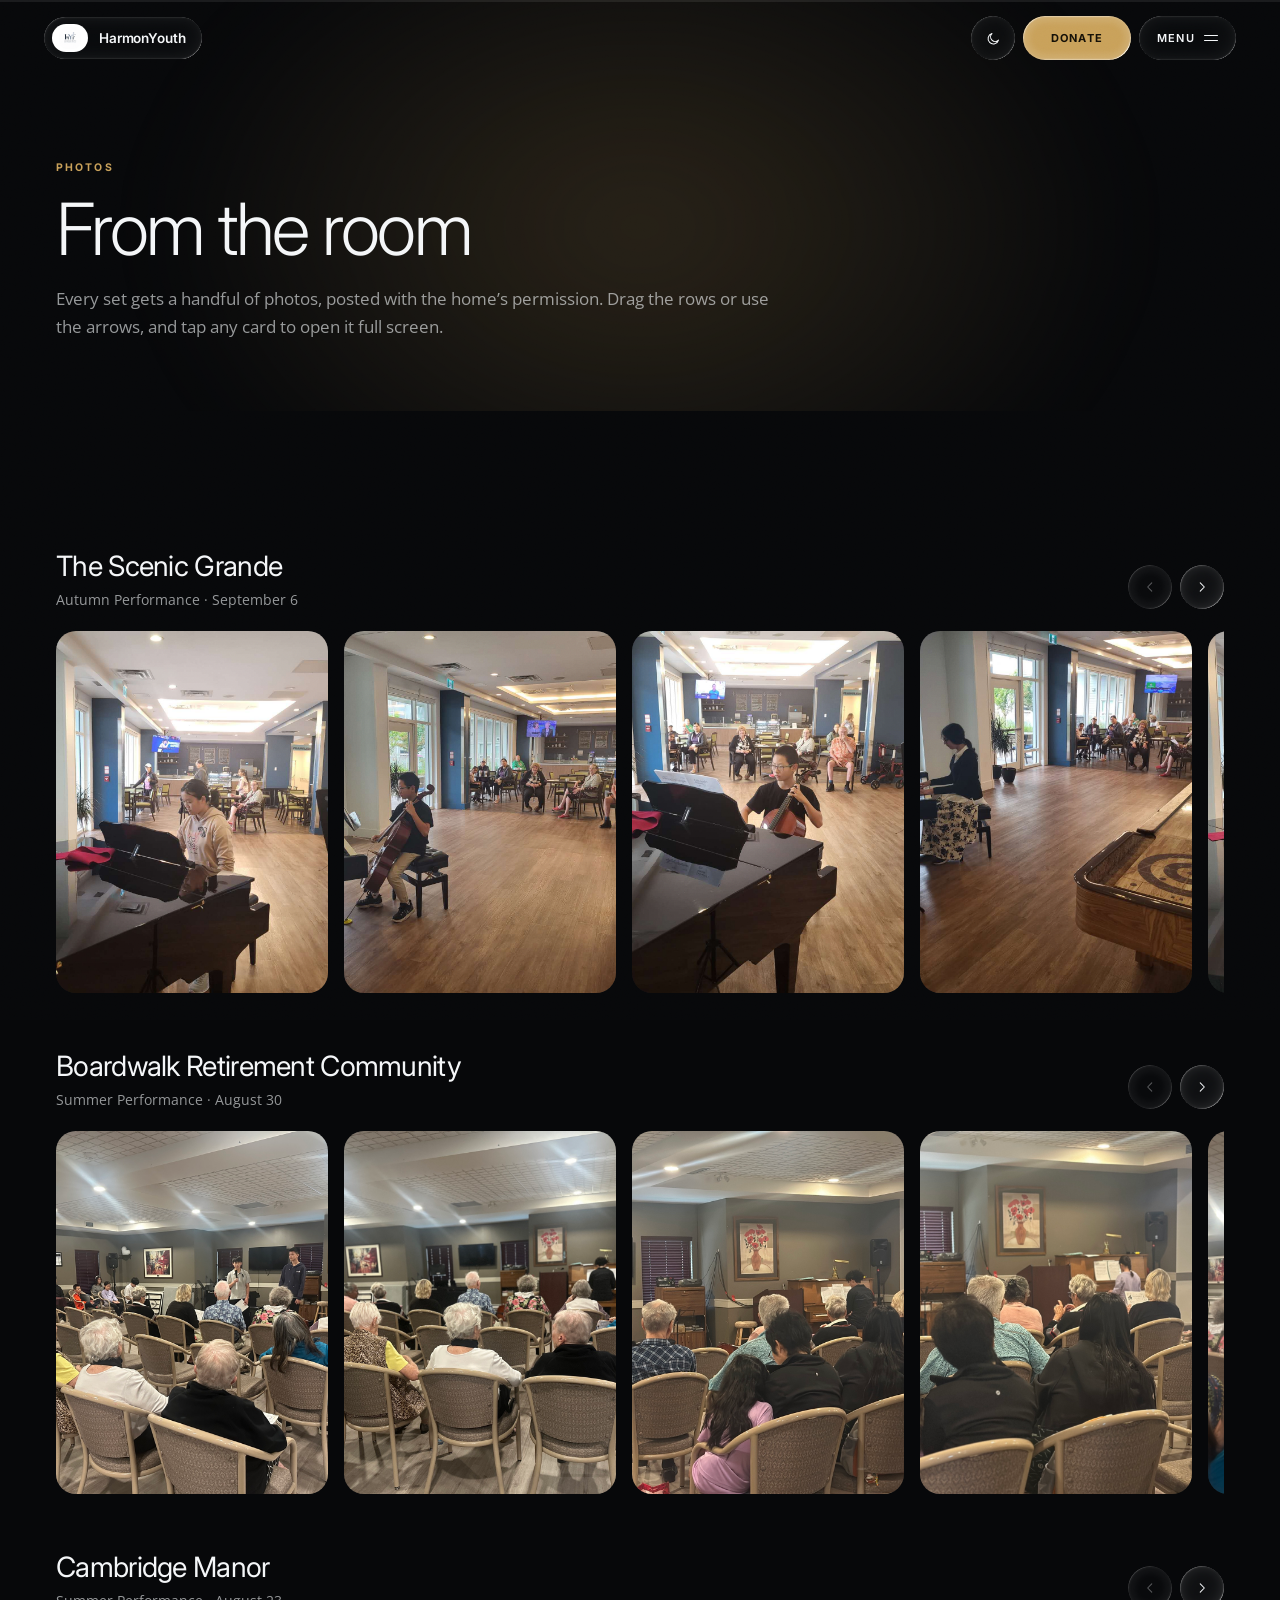
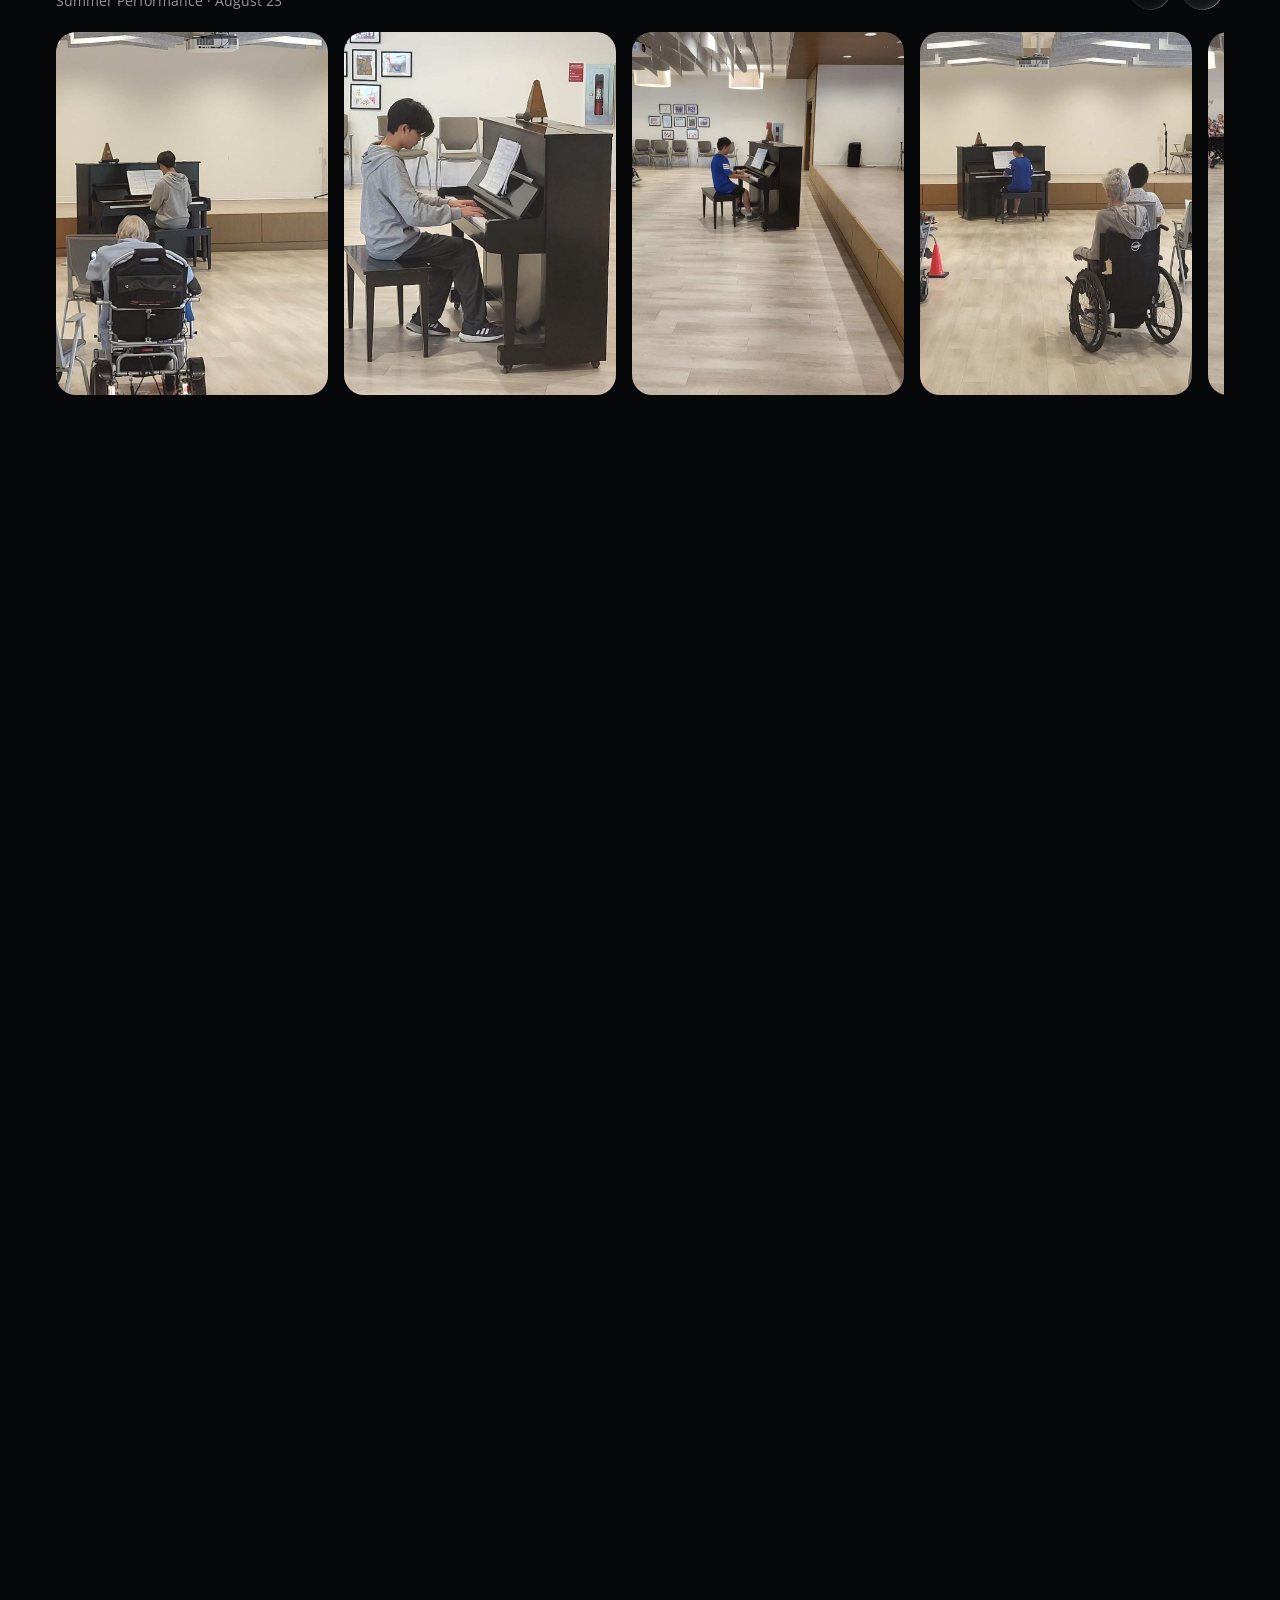
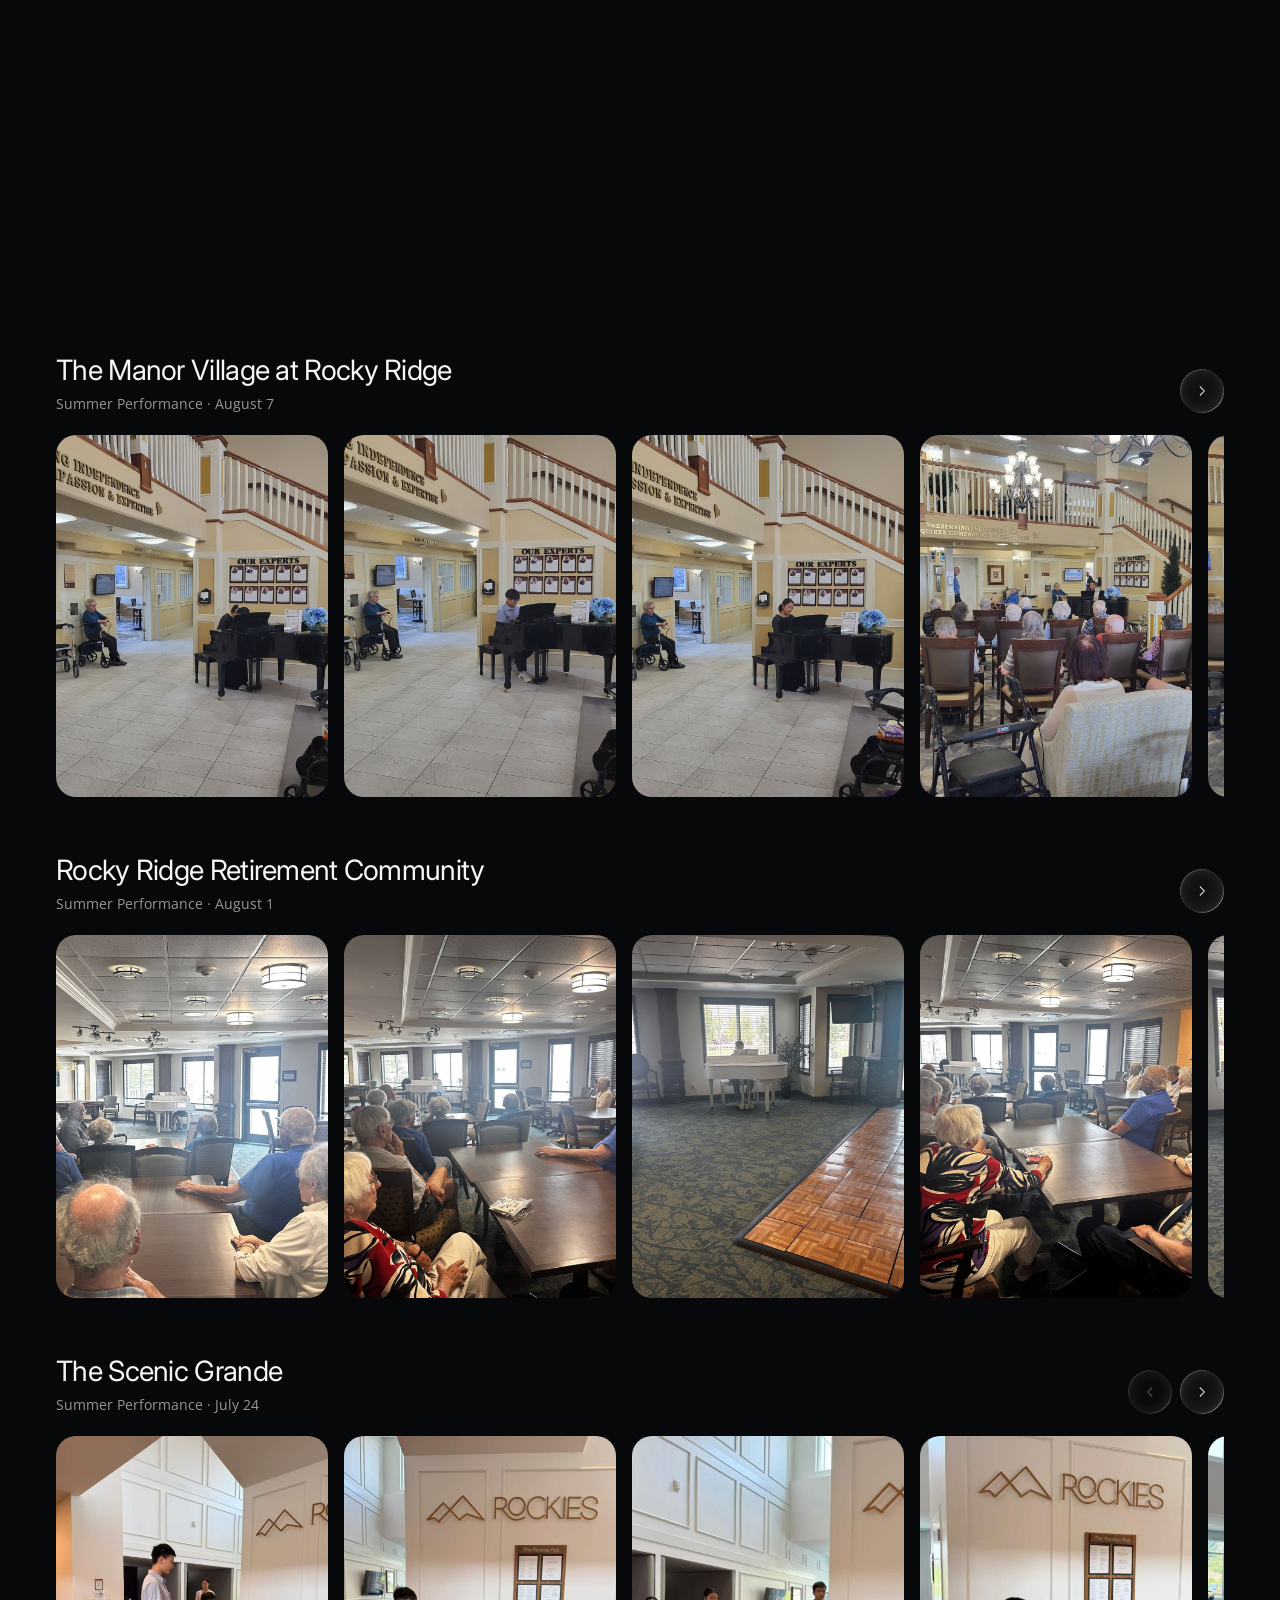
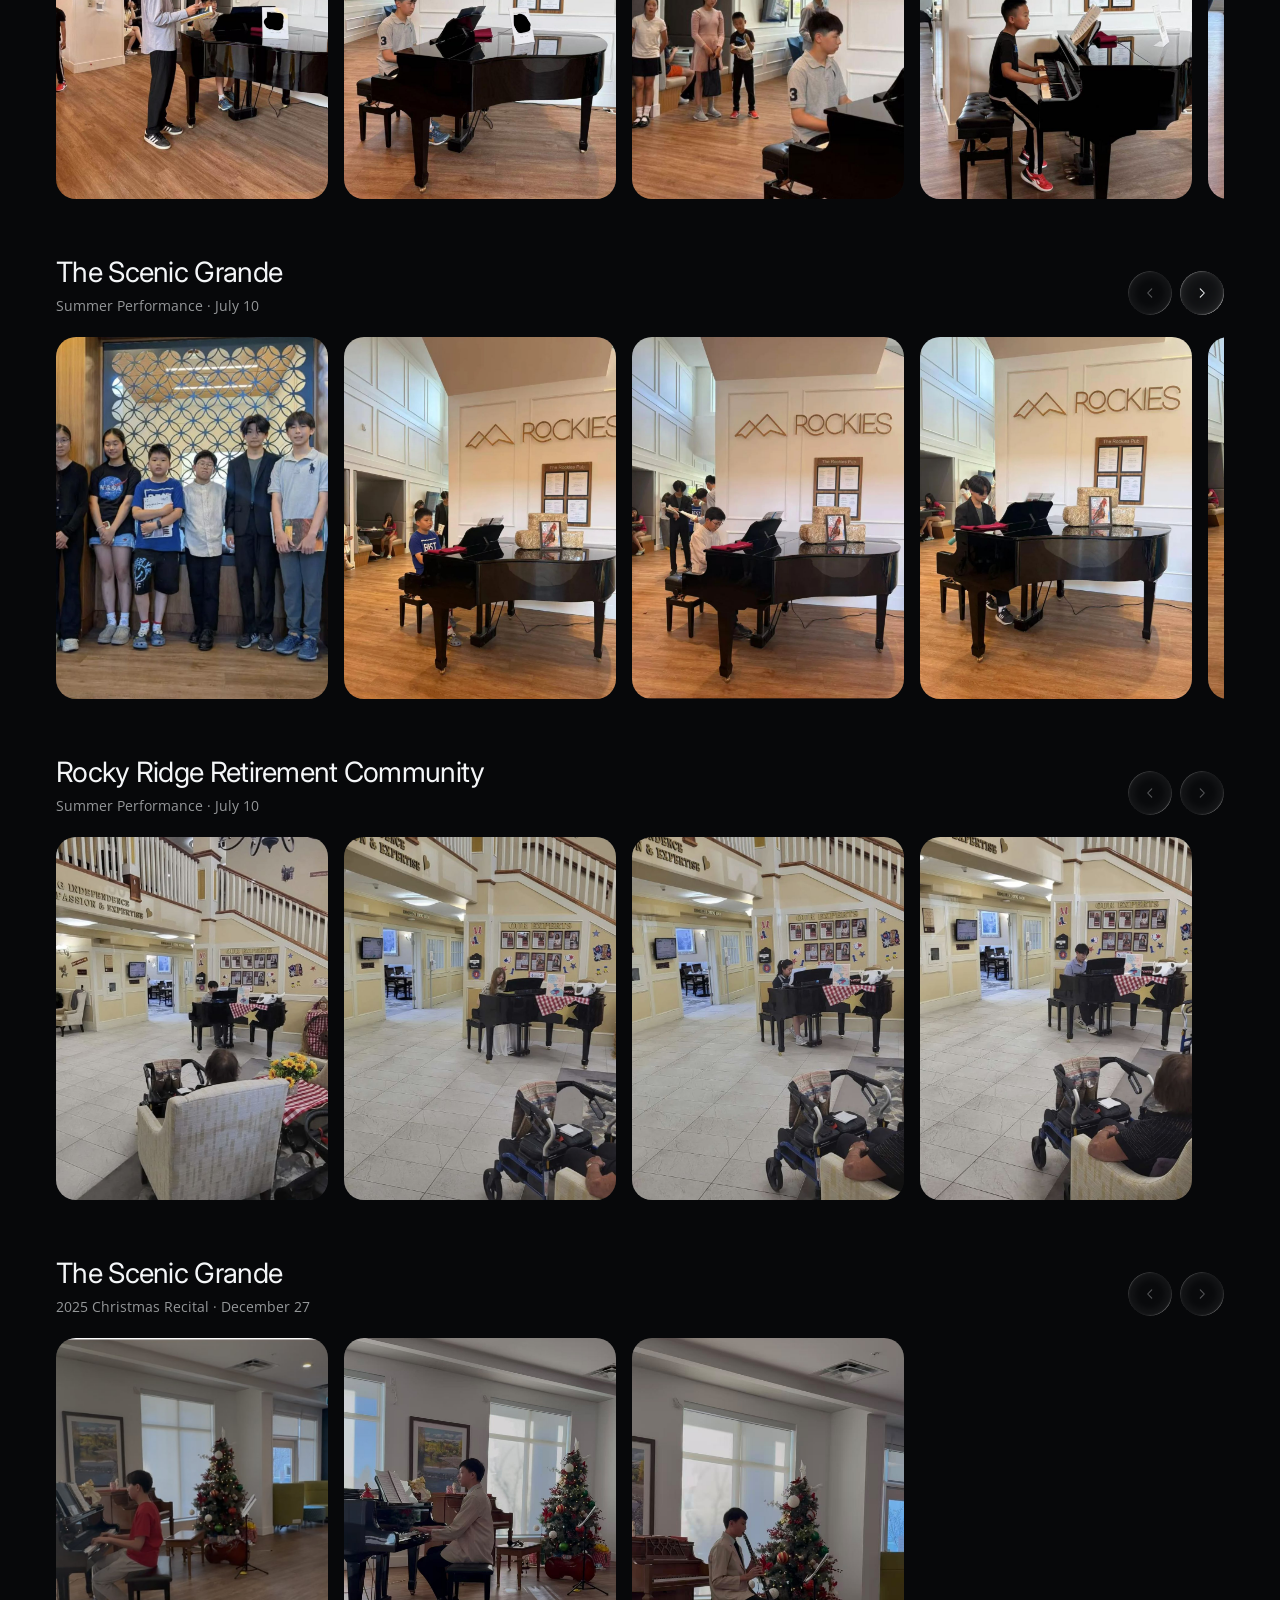
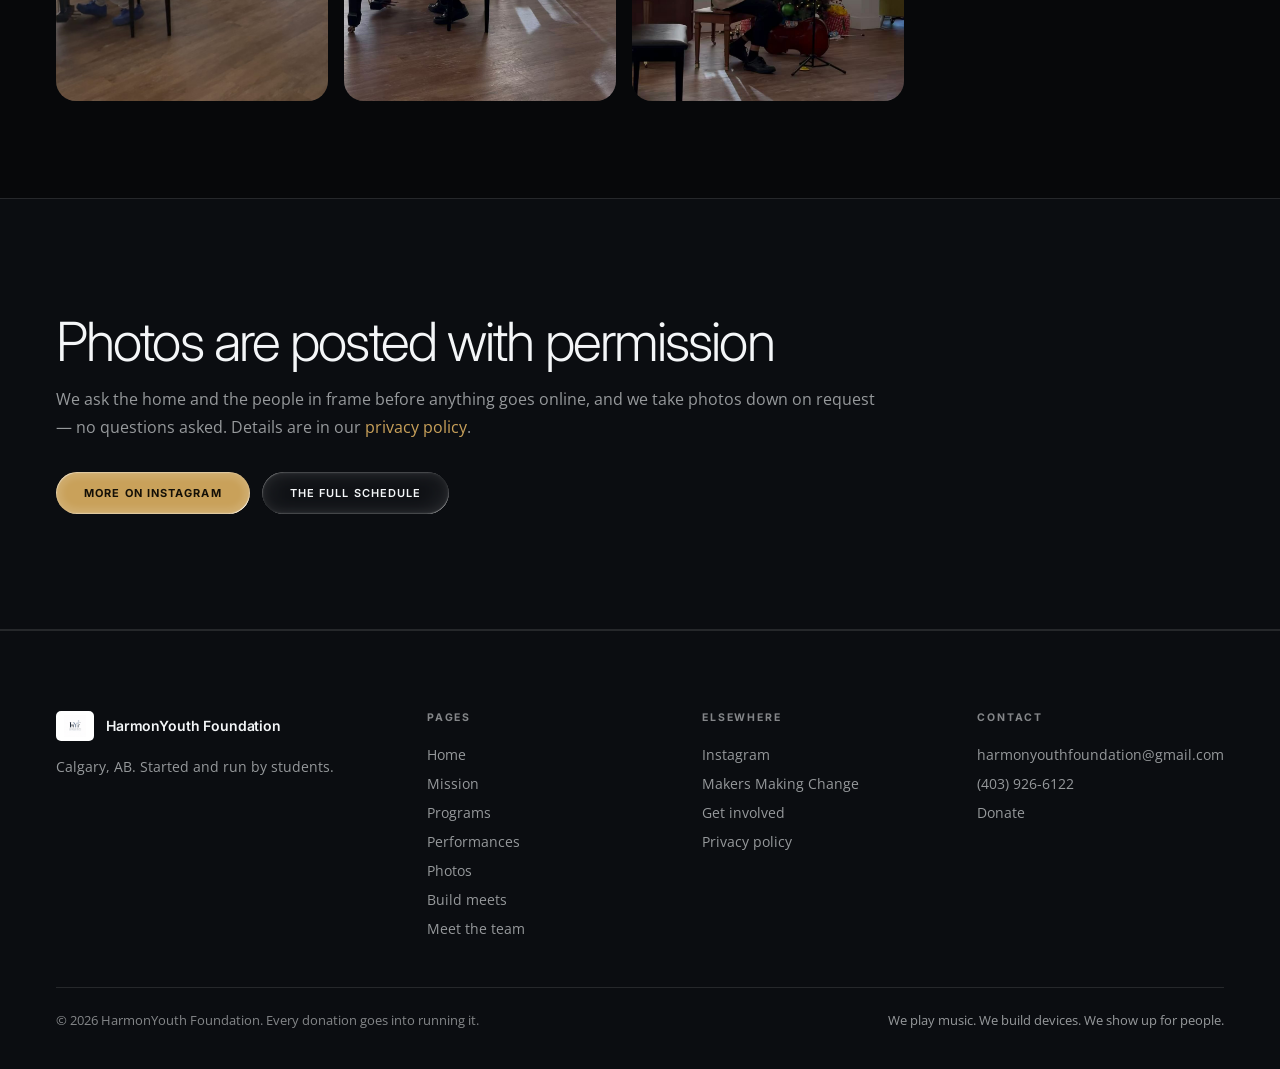
<file: photos.html>
<!DOCTYPE html>
<html lang="en" data-hy-theme="dark">
<head>
<meta charset="utf-8">
<meta name="viewport" content="width=device-width, initial-scale=1">
<title>Photos &mdash; HarmonYouth Foundation</title>
<meta name="description" content="Photo galleries from every HarmonYouth performance at Calgary senior homes, posted with permission.">
<meta property="og:title" content="Photos &mdash; HarmonYouth Foundation">
<meta property="og:description" content="Photo galleries from every HarmonYouth performance at Calgary senior homes, posted with permission.">
<meta property="og:image" content="https://harmonyouthfoundation.com/og-cover.jpg">
<meta property="og:image:width" content="1200">
<meta property="og:image:height" content="630">
<meta property="og:image:alt" content="A student pianist playing for residents at a Calgary senior home">
<link rel="canonical" href="https://harmonyouthfoundation.com/photos">
<meta property="og:url" content="https://harmonyouthfoundation.com/photos">
<meta property="og:type" content="website">
<meta property="og:site_name" content="HarmonYouth Foundation">
<meta property="og:locale" content="en_CA">
<meta name="twitter:card" content="summary_large_image">
<meta name="twitter:title" content="Photos &mdash; HarmonYouth Foundation">
<meta name="twitter:description" content="Photo galleries from every HarmonYouth performance at Calgary senior homes, posted with permission.">
<meta name="twitter:image" content="https://harmonyouthfoundation.com/og-cover.jpg">
<meta name="twitter:image:alt" content="A student pianist playing for residents at a Calgary senior home">
<meta name="theme-color" content="#07080A" media="(prefers-color-scheme: dark)">
<meta name="theme-color" content="#F4F3EF" media="(prefers-color-scheme: light)">
<link rel="icon" href="harmonyouth-logo.png">
<link rel="preconnect" href="https://fonts.googleapis.com">
<link rel="preconnect" href="https://fonts.gstatic.com" crossorigin>
<link href="https://fonts.googleapis.com/css2?family=Inter:wght@300;400;500;600;700&family=Open+Sans:wght@400;500;600&display=swap" rel="stylesheet">
<link rel="stylesheet" href="styles.css?v=15">
<script defer src="site.js?v=15"></script>
</head>
<body data-page="photos.html">
<a class="skip" href="#main">Skip to content</a>
<canvas data-cursor class="hy-cursor" aria-hidden="true"></canvas>
<svg class="hy-filter-defs" aria-hidden="true"><defs><filter id="hy-glass" x="0%" y="0%" width="100%" height="100%" color-interpolation-filters="sRGB"><feTurbulence type="fractalNoise" baseFrequency="0.05 0.05" numOctaves="1" seed="1" result="t"/><feGaussianBlur in="t" stdDeviation="2" result="bt"/><feDisplacementMap in="SourceGraphic" in2="bt" scale="55" xChannelSelector="R" yChannelSelector="B" result="d"/><feGaussianBlur in="d" stdDeviation="3"/></filter></defs></svg>
<div class="hy-grain" aria-hidden="true"></div>
<div class="hy-progress" aria-hidden="true"><i data-progress></i></div>
<header class="site-header">
  <div class="header-inner">
    <a href="index.html" class="brand">
      <span class="ring"></span><span class="blur" data-glass></span>
      <img src="harmonyouth-logo.png" alt="HarmonYouth Foundation" width="256" height="256">
      <span class="word">HarmonYouth</span>
    </a>
    <div class="header-actions">
      <button type="button" data-theme-toggle class="icon-btn" aria-label="Switch colour mode">
        <span class="ring"></span><span class="blur" data-glass></span>
        <span class="ico" data-theme-icon></span>
      </button>
      <a href="donate.html" class="btn btn-accent header-donate"><span class="ring"></span><span class="btn-label">Donate</span></a>
      <div class="menu-wrap">
        <button type="button" data-menu-toggle class="menu-btn" aria-expanded="false" aria-haspopup="true">
          <span class="ring"></span><span class="blur" data-glass></span>
          <span>Menu</span>
          <span class="menu-bars" data-menu-bars><i></i><i></i></span>
        </button>
        <div data-menu-panel class="menu-panel" role="menu">
          <form data-search-form class="menu-search" role="search">
            <svg width="15" height="15" viewBox="0 0 24 24" fill="none"><circle cx="11" cy="11" r="6.5" stroke="currentColor" stroke-width="1.7"/><path d="M16 16l4.5 4.5" stroke="currentColor" stroke-width="1.7" stroke-linecap="round"/></svg>
            <span class="field">
              <input data-search-input type="text" autocomplete="off" aria-label="Search the site">
              <span data-search-ph class="ph"></span>
            </span>
            <kbd>&crarr;</kbd>
          </form>
          <div data-search-result class="search-result"></div>
          <div class="menu-links" role="none"><a href="index.html" data-navlink class="navlink" role="menuitem"><span class="nl-ico"><svg width="14" height="14" viewBox="0 0 24 24" fill="none"><path d="M4 11l8-6.5 8 6.5V20a1 1 0 0 1-1 1h-4v-6H9v6H5a1 1 0 0 1-1-1Z" stroke="currentColor" stroke-width="1.6" stroke-linejoin="round"/></svg></span><span class="nl-label">Home</span><i class="navline"></i></a><a href="mission.html" data-navlink class="navlink" role="menuitem"><span class="nl-ico"><svg width="14" height="14" viewBox="0 0 24 24" fill="none"><path d="M12 20.5S4.5 16 4.5 10.2A4.2 4.2 0 0 1 12 7.6a4.2 4.2 0 0 1 7.5 2.6c0 5.8-7.5 10.3-7.5 10.3Z" stroke="currentColor" stroke-width="1.6" stroke-linejoin="round"/></svg></span><span class="nl-label">Mission</span><i class="navline"></i></a><a href="programs.html" data-navlink class="navlink" role="menuitem"><span class="nl-ico"><svg width="14" height="14" viewBox="0 0 24 24" fill="none"><circle cx="7.5" cy="17.5" r="2.8" stroke="currentColor" stroke-width="1.6"/><circle cx="17" cy="15.5" r="2.8" stroke="currentColor" stroke-width="1.6"/><path d="M10.3 17.5V5l9.5-2v12.5" stroke="currentColor" stroke-width="1.6"/></svg></span><span class="nl-label">Programs</span><i class="navline"></i></a><a href="performances.html" data-navlink class="navlink spread" role="menuitem"><span class="nl-left"><span class="nl-ico"><svg width="14" height="14" viewBox="0 0 24 24" fill="none"><rect x="3.5" y="5" width="17" height="15.5" rx="2" stroke="currentColor" stroke-width="1.6"/><path d="M3.5 9.5h17M8.5 3v4M15.5 3v4" stroke="currentColor" stroke-width="1.6" stroke-linecap="round"/></svg></span><span class="nl-label">Performances</span></span><span class="nl-tag">6 NEXT</span><i class="navline"></i></a><a href="photos.html" data-navlink class="navlink" role="menuitem"><span class="nl-ico"><svg width="14" height="14" viewBox="0 0 24 24" fill="none"><rect x="3.5" y="5" width="17" height="14" rx="2" stroke="currentColor" stroke-width="1.6"/><path d="M6 16l4-4.5 3.5 3.5L16 12l2.5 3" stroke="currentColor" stroke-width="1.6" stroke-linejoin="round"/><circle cx="15" cy="9" r="1.3" fill="currentColor"/></svg></span><span class="nl-label">Photos</span><i class="navline"></i></a><a href="build-meets.html" data-navlink class="navlink" role="menuitem"><span class="nl-ico"><svg width="14" height="14" viewBox="0 0 24 24" fill="none"><path d="M14.7 6.3a3.9 3.9 0 0 0 5 5L15 16l-3.5 3.5a2 2 0 0 1-2.8-2.8L12 13 7.6 8.6a3.9 3.9 0 0 1-1.3-4.4l3 3 2-2-3-3a3.9 3.9 0 0 1 4.4 1.3Z" stroke="currentColor" stroke-width="1.5" stroke-linejoin="round"/></svg></span><span class="nl-label">Build meets</span><i class="navline"></i></a><a href="team.html" data-navlink class="navlink" role="menuitem"><span class="nl-ico"><svg width="14" height="14" viewBox="0 0 24 24" fill="none"><circle cx="9" cy="8.5" r="3" stroke="currentColor" stroke-width="1.6"/><path d="M3.5 19.5c0-3 2.4-5 5.5-5s5.5 2 5.5 5" stroke="currentColor" stroke-width="1.6" stroke-linecap="round"/><path d="M16 6.2a3 3 0 0 1 0 5.6M17.5 19.5c0-2.2-.8-3.9-2.2-5" stroke="currentColor" stroke-width="1.6" stroke-linecap="round"/></svg></span><span class="nl-label">Meet the team</span><i class="navline"></i></a><a href="get-involved.html" data-navlink class="navlink" role="menuitem"><span class="nl-ico"><svg width="14" height="14" viewBox="0 0 24 24" fill="none"><circle cx="9" cy="8" r="3.2" stroke="currentColor" stroke-width="1.6"/><path d="M3.5 20c0-3.3 2.5-5.5 5.5-5.5s5.5 2.2 5.5 5.5M17 6.5v6M14 9.5h6" stroke="currentColor" stroke-width="1.6" stroke-linecap="round"/></svg></span><span class="nl-label">Get involved</span><i class="navline"></i></a><a href="donate.html" data-navlink class="navlink" role="menuitem"><span class="nl-ico"><svg width="14" height="14" viewBox="0 0 24 24" fill="none"><path d="M12 20.5S4 15.5 4 10.5C4 7.5 6 6 8 6c1.6 0 3 1 4 2.4C13 7 14.4 6 16 6c2 0 4 1.5 4 4.5 0 5-8 10-8 10Z" stroke="currentColor" stroke-width="1.6" stroke-linejoin="round"/></svg></span><span class="nl-label">Donate</span><i class="navline"></i></a></div>
          <div class="menu-rule"></div>
          <div class="menu-notes">
            <div class="menu-note">
              <svg width="15" height="15" viewBox="0 0 24 24" fill="none"><circle cx="12" cy="9" r="5.5" stroke="currentColor" stroke-width="1.6"/><path d="M8.6 13.6 7.2 21l4.8-2.8 4.8 2.8-1.4-7.4" stroke="currentColor" stroke-width="1.6" stroke-linejoin="round"/></svg>
              <div><div class="t">Volunteer hours</div><div class="d">A certificate every 4 hours &mdash; performing or building both count.</div></div>
            </div>
            <a href="mailto:harmonyouthfoundation@gmail.com?subject=Volunteer%20Service%20Letter%20Request" class="menu-note">
              <svg width="15" height="15" viewBox="0 0 24 24" fill="none"><rect x="3.5" y="5" width="17" height="14" rx="2" stroke="currentColor" stroke-width="1.6"/><path d="M4 7l8 6 8-6" stroke="currentColor" stroke-width="1.6" stroke-linejoin="round"/></svg>
              <div><div class="t">Volunteer Service Letter Request</div><div class="d">Request one at any performance, or email us &mdash; we write them same week.</div></div>
            </a>
          </div>
          <div class="menu-rule"></div>
          <div class="menu-cta">
            <a href="donate.html" class="btn btn-accent" ><span class="ring"></span><span class="btn-label">Donate</span></a>
            <a href="https://instagram.com/harmonyouthfoundation" target="_blank" rel="noopener" class="menu-ig" aria-label="Instagram">
              <span class="ring"></span><span class="blur" data-glass></span>
              <svg width="16" height="16" viewBox="0 0 24 24" fill="none"><rect x="3" y="3" width="18" height="18" rx="5" stroke="currentColor" stroke-width="1.8"/><circle cx="12" cy="12" r="4" stroke="currentColor" stroke-width="1.8"/><circle cx="17.5" cy="6.5" r="1.1" fill="currentColor"/></svg>
            </a>
          </div>
        </div>
      </div>
    </div>
  </div>
</header>
<main id="main"><section class="page-head">
  <div class="glow" aria-hidden="true"></div>
  <div class="wrap">
    <div class="eyebrow">Photos</div>
    <h1 class="display display-lg">From the room</h1>
    <p class="lede">Every set gets a handful of photos, posted with the home&rsquo;s permission. Drag the rows or use the arrows, and tap any card to open it full screen.</p>
  </div>
</section>
<section class="sec-tight"><div class="wrap">
      <h2 class="vh">Performance galleries</h2><div class="carousel-block" data-carousel-block data-reveal id="the-scenic-grande-sep-6" style="scroll-margin-top:110px">
  <div class="carousel-head">
    <div><h3>The Scenic Grande</h3><span class="sub">Autumn Performance &middot; September 6</span></div>
    <div class="car-arrows">
      <button type="button" class="car-arrow" data-car-prev aria-label="Scroll The Scenic Grande September 6 left"><span class="ring"></span><span class="blur"></span><svg width="14" height="14" viewBox="0 0 24 24" fill="none"><path d="M15 5l-7 7 7 7" stroke="currentColor" stroke-width="1.8" stroke-linecap="round" stroke-linejoin="round"/></svg></button>
      <button type="button" class="car-arrow" data-car-next aria-label="Scroll The Scenic Grande September 6 right"><span class="ring"></span><span class="blur"></span><svg width="14" height="14" viewBox="0 0 24 24" fill="none"><path d="M9 5l7 7-7 7" stroke="currentColor" stroke-width="1.8" stroke-linecap="round" stroke-linejoin="round"/></svg></button>
    </div>
  </div>
  <div class="car-track" data-car-track><button type="button" class="car-card" data-card data-cat="Scenic Grande &middot; Sep 6" data-title="Opening the set" data-body="From the September 6 performance at The Scenic Grande."><img data-src="scenicgrande-sep6-1.jpg" alt="A student pianist opening the September 6 set at The Scenic Grande"></button><button type="button" class="car-card" data-card data-cat="Scenic Grande &middot; Sep 6" data-title="Scenic Grande &middot; 2" data-body="From the September 6 performance at The Scenic Grande."><img data-src="scenicgrande-sep6-2.jpg" alt="A student performing at The Scenic Grande, photo 2"></button><button type="button" class="car-card" data-card data-cat="Scenic Grande &middot; Sep 6" data-title="Cello in the lounge" data-body="From the September 6 performance at The Scenic Grande."><img data-src="scenicgrande-sep6-3.jpg" alt="A student cellist playing beside the grand piano"></button><button type="button" class="car-card" data-card data-cat="Scenic Grande &middot; Sep 6" data-title="Scenic Grande &middot; 4" data-body="From the September 6 performance at The Scenic Grande."><img data-src="scenicgrande-sep6-4.jpg" alt="A student performing at The Scenic Grande, photo 4"></button><button type="button" class="car-card" data-card data-cat="Scenic Grande &middot; Sep 6" data-title="Playing to a full lounge" data-body="From the September 6 performance at The Scenic Grande."><img data-src="scenicgrande-sep6-5.jpg" alt="A student pianist playing to seated residents in the lounge"></button><button type="button" class="car-card" data-card data-cat="Scenic Grande &middot; Sep 6" data-title="Scenic Grande &middot; 6" data-body="From the September 6 performance at The Scenic Grande."><img data-src="scenicgrande-sep6-6.jpg" alt="A student performing at The Scenic Grande, photo 6"></button><button type="button" class="car-card" data-card data-cat="Scenic Grande &middot; Sep 6" data-title="At the keys" data-body="From the September 6 performance at The Scenic Grande."><img data-src="scenicgrande-sep6-7.jpg" alt="A student pianist at the grand piano"></button><button type="button" class="car-card" data-card data-cat="Scenic Grande &middot; Sep 6" data-title="Scenic Grande &middot; 8" data-body="From the September 6 performance at The Scenic Grande."><img data-src="scenicgrande-sep6-8.jpg" alt="A student performing at The Scenic Grande, photo 8"></button><button type="button" class="car-card" data-card data-cat="Scenic Grande &middot; Sep 6" data-title="Piano and violin" data-body="From the September 6 performance at The Scenic Grande."><img data-src="scenicgrande-sep6-9.jpg" alt="A pianist and a violinist performing a duet for residents"></button><button type="button" class="car-card" data-card data-cat="Scenic Grande &middot; Sep 6" data-title="Scenic Grande &middot; 10" data-body="From the September 6 performance at The Scenic Grande."><img data-src="scenicgrande-sep6-10.jpg" alt="A student performing at The Scenic Grande, photo 10"></button><button type="button" class="car-card" data-card data-cat="Scenic Grande &middot; Sep 6" data-title="Exam pieces, live" data-body="From the September 6 performance at The Scenic Grande."><img data-src="scenicgrande-sep6-11.jpg" alt="A student pianist playing from a book of exam pieces"></button><button type="button" class="car-card" data-card data-cat="Scenic Grande &middot; Sep 6" data-title="Scenic Grande &middot; 12" data-body="From the September 6 performance at The Scenic Grande."><img data-src="scenicgrande-sep6-12.jpg" alt="A student performing at The Scenic Grande, photo 12"></button><button type="button" class="car-card" data-card data-cat="Scenic Grande &middot; Sep 6" data-title="Scenic Grande &middot; 13" data-body="From the September 6 performance at The Scenic Grande."><img data-src="scenicgrande-sep6-13.jpg" alt="A student performing at The Scenic Grande, photo 13"></button><button type="button" class="car-card" data-card data-cat="Scenic Grande &middot; Sep 6" data-title="The whole lineup" data-body="From the September 6 performance at The Scenic Grande."><img data-src="scenicgrande-sep6-14.jpg" alt="The eight students who performed on September 6, with their certificates"></button></div>
</div><div class="carousel-block" data-carousel-block data-reveal id="boardwalk-aug-30" style="scroll-margin-top:110px">
  <div class="carousel-head">
    <div><h3>Boardwalk Retirement Community</h3><span class="sub">Summer Performance &middot; August 30</span></div>
    <div class="car-arrows">
      <button type="button" class="car-arrow" data-car-prev aria-label="Scroll Boardwalk Retirement Community left"><span class="ring"></span><span class="blur"></span><svg width="14" height="14" viewBox="0 0 24 24" fill="none"><path d="M15 5l-7 7 7 7" stroke="currentColor" stroke-width="1.8" stroke-linecap="round" stroke-linejoin="round"/></svg></button>
      <button type="button" class="car-arrow" data-car-next aria-label="Scroll Boardwalk Retirement Community right"><span class="ring"></span><span class="blur"></span><svg width="14" height="14" viewBox="0 0 24 24" fill="none"><path d="M9 5l7 7-7 7" stroke="currentColor" stroke-width="1.8" stroke-linecap="round" stroke-linejoin="round"/></svg></button>
    </div>
  </div>
  <div class="car-track" data-car-track><button type="button" class="car-card" data-card data-cat="Boardwalk &middot; Aug 30" data-title="A full room" data-body="From the Summer Performance on August 30 at Boardwalk Retirement Community."><img data-src="boardwalk-aug30-1.jpg" alt="Boardwalk Retirement Community, photo 1"></button><button type="button" class="car-card" data-card data-cat="Boardwalk &middot; Aug 30" data-title="Boardwalk &middot; 2" data-body="From the Summer Performance on August 30 at Boardwalk Retirement Community."><img data-src="boardwalk-aug30-2.jpg" alt="Boardwalk Retirement Community, photo 2"></button><button type="button" class="car-card" data-card data-cat="Boardwalk &middot; Aug 30" data-title="Boardwalk &middot; 3" data-body="From the Summer Performance on August 30 at Boardwalk Retirement Community."><img data-src="boardwalk-aug30-3.jpg" alt="Boardwalk Retirement Community, photo 3"></button><button type="button" class="car-card" data-card data-cat="Boardwalk &middot; Aug 30" data-title="Boardwalk &middot; 4" data-body="From the Summer Performance on August 30 at Boardwalk Retirement Community."><img data-src="boardwalk-aug30-4.jpg" alt="Boardwalk Retirement Community, photo 4"></button><button type="button" class="car-card" data-card data-cat="Boardwalk &middot; Aug 30" data-title="Boardwalk &middot; 5" data-body="From the Summer Performance on August 30 at Boardwalk Retirement Community."><img data-src="boardwalk-aug30-5.jpg" alt="Boardwalk Retirement Community, photo 5"></button><button type="button" class="car-card" data-card data-cat="Boardwalk &middot; Aug 30" data-title="Introductions" data-body="From the Summer Performance on August 30 at Boardwalk Retirement Community."><img data-src="boardwalk-aug30-6.jpg" alt="Boardwalk Retirement Community, photo 6"></button><button type="button" class="car-card" data-card data-cat="Boardwalk &middot; Aug 30" data-title="Boardwalk &middot; 7" data-body="From the Summer Performance on August 30 at Boardwalk Retirement Community."><img data-src="boardwalk-aug30-7.jpg" alt="Boardwalk Retirement Community, photo 7"></button><button type="button" class="car-card" data-card data-cat="Boardwalk &middot; Aug 30" data-title="Boardwalk &middot; 8" data-body="From the Summer Performance on August 30 at Boardwalk Retirement Community."><img data-src="boardwalk-aug30-8.jpg" alt="Boardwalk Retirement Community, photo 8"></button><button type="button" class="car-card" data-card data-cat="Boardwalk &middot; Aug 30" data-title="Boardwalk &middot; 9" data-body="From the Summer Performance on August 30 at Boardwalk Retirement Community."><img data-src="boardwalk-aug30-9.jpg" alt="Boardwalk Retirement Community, photo 9"></button><button type="button" class="car-card" data-card data-cat="Boardwalk &middot; Aug 30" data-title="Boardwalk &middot; 10" data-body="From the Summer Performance on August 30 at Boardwalk Retirement Community."><img data-src="boardwalk-aug30-10.jpg" alt="Boardwalk Retirement Community, photo 10"></button><button type="button" class="car-card" data-card data-cat="Boardwalk &middot; Aug 30" data-title="At the piano" data-body="From the Summer Performance on August 30 at Boardwalk Retirement Community."><img data-src="boardwalk-aug30-11.jpg" alt="Boardwalk Retirement Community, photo 11"></button><button type="button" class="car-card" data-card data-cat="Boardwalk &middot; Aug 30" data-title="Boardwalk &middot; 12" data-body="From the Summer Performance on August 30 at Boardwalk Retirement Community."><img data-src="boardwalk-aug30-12.jpg" alt="Boardwalk Retirement Community, photo 12"></button><button type="button" class="car-card" data-card data-cat="Boardwalk &middot; Aug 30" data-title="Boardwalk &middot; 13" data-body="From the Summer Performance on August 30 at Boardwalk Retirement Community."><img data-src="boardwalk-aug30-13.jpg" alt="Boardwalk Retirement Community, photo 13"></button><button type="button" class="car-card" data-card data-cat="Boardwalk &middot; Aug 30" data-title="Boardwalk &middot; 14" data-body="From the Summer Performance on August 30 at Boardwalk Retirement Community."><img data-src="boardwalk-aug30-14.jpg" alt="Boardwalk Retirement Community, photo 14"></button><button type="button" class="car-card" data-card data-cat="Boardwalk &middot; Aug 30" data-title="Reading the programme" data-body="From the Summer Performance on August 30 at Boardwalk Retirement Community."><img data-src="boardwalk-aug30-15.jpg" alt="Boardwalk Retirement Community, photo 15"></button><button type="button" class="car-card" data-card data-cat="Boardwalk &middot; Aug 30" data-title="Boardwalk &middot; 16" data-body="From the Summer Performance on August 30 at Boardwalk Retirement Community."><img data-src="boardwalk-aug30-16.jpg" alt="Boardwalk Retirement Community, photo 16"></button><button type="button" class="car-card" data-card data-cat="Boardwalk &middot; Aug 30" data-title="Boardwalk &middot; 17" data-body="From the Summer Performance on August 30 at Boardwalk Retirement Community."><img data-src="boardwalk-aug30-17.jpg" alt="Boardwalk Retirement Community, photo 17"></button><button type="button" class="car-card" data-card data-cat="Boardwalk &middot; Aug 30" data-title="The whole lineup" data-body="From the Summer Performance on August 30 at Boardwalk Retirement Community."><img data-src="boardwalk-aug30-18.jpg" alt="Boardwalk Retirement Community, photo 18"></button></div>
</div><div class="carousel-block" data-carousel-block data-reveal id="cambridge-manor" style="scroll-margin-top:110px">
  <div class="carousel-head">
    <div><h3>Cambridge Manor</h3><span class="sub">Summer Performance &middot; August 23</span></div>
    <div class="car-arrows">
      <button type="button" class="car-arrow" data-car-prev aria-label="Scroll Cambridge Manor left"><span class="ring"></span><span class="blur"></span><svg width="14" height="14" viewBox="0 0 24 24" fill="none"><path d="M15 5l-7 7 7 7" stroke="currentColor" stroke-width="1.8" stroke-linecap="round" stroke-linejoin="round"/></svg></button>
      <button type="button" class="car-arrow" data-car-next aria-label="Scroll Cambridge Manor right"><span class="ring"></span><span class="blur"></span><svg width="14" height="14" viewBox="0 0 24 24" fill="none"><path d="M9 5l7 7-7 7" stroke="currentColor" stroke-width="1.8" stroke-linecap="round" stroke-linejoin="round"/></svg></button>
    </div>
  </div>
  <div class="car-track" data-car-track><button type="button" class="car-card" data-card data-cat="Cambridge Manor &middot; Aug 23" data-title="A full common room" data-body="From the Summer Performance on August 23 at Cambridge Manor."><img data-src="cambridgemanor-aug23-1.jpg" alt="Cambridge Manor, photo 1"></button><button type="button" class="car-card" data-card data-cat="Cambridge Manor &middot; Aug 23" data-title="Cambridge Manor &middot; 2" data-body="From the Summer Performance on August 23 at Cambridge Manor."><img data-src="cambridgemanor-aug23-2.jpg" alt="Cambridge Manor, photo 2"></button><button type="button" class="car-card" data-card data-cat="Cambridge Manor &middot; Aug 23" data-title="Cambridge Manor &middot; 3" data-body="From the Summer Performance on August 23 at Cambridge Manor."><img data-src="cambridgemanor-aug23-3.jpg" alt="Cambridge Manor, photo 3"></button><button type="button" class="car-card" data-card data-cat="Cambridge Manor &middot; Aug 23" data-title="Cambridge Manor &middot; 4" data-body="From the Summer Performance on August 23 at Cambridge Manor."><img data-src="cambridgemanor-aug23-4.jpg" alt="Cambridge Manor, photo 4"></button><button type="button" class="car-card" data-card data-cat="Cambridge Manor &middot; Aug 23" data-title="Piano, up close" data-body="From the Summer Performance on August 23 at Cambridge Manor."><img data-src="cambridgemanor-aug23-5.jpg" alt="Cambridge Manor, photo 5"></button><button type="button" class="car-card" data-card data-cat="Cambridge Manor &middot; Aug 23" data-title="Cambridge Manor &middot; 6" data-body="From the Summer Performance on August 23 at Cambridge Manor."><img data-src="cambridgemanor-aug23-6.jpg" alt="Cambridge Manor, photo 6"></button><button type="button" class="car-card" data-card data-cat="Cambridge Manor &middot; Aug 23" data-title="Cambridge Manor &middot; 7" data-body="From the Summer Performance on August 23 at Cambridge Manor."><img data-src="cambridgemanor-aug23-7.jpg" alt="Cambridge Manor, photo 7"></button><button type="button" class="car-card" data-card data-cat="Cambridge Manor &middot; Aug 23" data-title="Cambridge Manor &middot; 8" data-body="From the Summer Performance on August 23 at Cambridge Manor."><img data-src="cambridgemanor-aug23-8.jpg" alt="Cambridge Manor, photo 8"></button><button type="button" class="car-card" data-card data-cat="Cambridge Manor &middot; Aug 23" data-title="Between pieces" data-body="From the Summer Performance on August 23 at Cambridge Manor."><img data-src="cambridgemanor-aug23-9.jpg" alt="Cambridge Manor, photo 9"></button><button type="button" class="car-card" data-card data-cat="Cambridge Manor &middot; Aug 23" data-title="Cambridge Manor &middot; 10" data-body="From the Summer Performance on August 23 at Cambridge Manor."><img data-src="cambridgemanor-aug23-10.jpg" alt="Cambridge Manor, photo 10"></button><button type="button" class="car-card" data-card data-cat="Cambridge Manor &middot; Aug 23" data-title="Cambridge Manor &middot; 11" data-body="From the Summer Performance on August 23 at Cambridge Manor."><img data-src="cambridgemanor-aug23-11.jpg" alt="Cambridge Manor, photo 11"></button><button type="button" class="car-card" data-card data-cat="Cambridge Manor &middot; Aug 23" data-title="Group finish" data-body="From the Summer Performance on August 23 at Cambridge Manor."><img data-src="cambridgemanor-aug23-12.jpg" alt="Cambridge Manor, photo 12"></button><button type="button" class="car-card" data-card data-cat="Cambridge Manor &middot; Aug 23" data-title="Cambridge Manor &middot; 13" data-body="From the Summer Performance on August 23 at Cambridge Manor."><img data-src="cambridgemanor-aug23-13.jpg" alt="Cambridge Manor, photo 13"></button><button type="button" class="car-card" data-card data-cat="Cambridge Manor &middot; Aug 23" data-title="Cambridge Manor &middot; 14" data-body="From the Summer Performance on August 23 at Cambridge Manor."><img data-src="cambridgemanor-aug23-14.jpg" alt="Cambridge Manor, photo 14"></button><button type="button" class="car-card" data-card data-cat="Cambridge Manor &middot; Aug 23" data-title="Cambridge Manor &middot; 15" data-body="From the Summer Performance on August 23 at Cambridge Manor."><img data-src="cambridgemanor-aug23-15.jpg" alt="Cambridge Manor, photo 15"></button><button type="button" class="car-card" data-card data-cat="Cambridge Manor &middot; Aug 23" data-title="Certificates signed" data-body="From the Summer Performance on August 23 at Cambridge Manor."><img data-src="cambridgemanor-aug23-16.jpg" alt="Cambridge Manor, photo 16"></button></div>
</div><div class="carousel-block" data-carousel-block data-reveal id="the-scenic-grande-aug-21" style="scroll-margin-top:110px">
  <div class="carousel-head">
    <div><h3>The Scenic Grande</h3><span class="sub">Summer Performance &middot; August 21</span></div>
    <div class="car-arrows">
      <button type="button" class="car-arrow" data-car-prev aria-label="Scroll The Scenic Grande left"><span class="ring"></span><span class="blur"></span><svg width="14" height="14" viewBox="0 0 24 24" fill="none"><path d="M15 5l-7 7 7 7" stroke="currentColor" stroke-width="1.8" stroke-linecap="round" stroke-linejoin="round"/></svg></button>
      <button type="button" class="car-arrow" data-car-next aria-label="Scroll The Scenic Grande right"><span class="ring"></span><span class="blur"></span><svg width="14" height="14" viewBox="0 0 24 24" fill="none"><path d="M9 5l7 7-7 7" stroke="currentColor" stroke-width="1.8" stroke-linecap="round" stroke-linejoin="round"/></svg></button>
    </div>
  </div>
  <div class="car-track" data-car-track><button type="button" class="car-card" data-card data-cat="Scenic Grande &middot; Aug 21" data-title="Opening piece" data-body="From the Summer Performance on August 21 at The Scenic Grande."><img data-src="scenicgrande-aug21-1.jpg" alt="The Scenic Grande, photo 1"></button><button type="button" class="car-card" data-card data-cat="Scenic Grande &middot; Aug 21" data-title="Scenic Grande &middot; 2" data-body="From the Summer Performance on August 21 at The Scenic Grande."><img data-src="scenicgrande-aug21-2.jpg" alt="The Scenic Grande, photo 2"></button><button type="button" class="car-card" data-card data-cat="Scenic Grande &middot; Aug 21" data-title="Strings section" data-body="From the Summer Performance on August 21 at The Scenic Grande."><img data-src="scenicgrande-aug21-3.jpg" alt="The Scenic Grande, photo 3"></button><button type="button" class="car-card" data-card data-cat="Scenic Grande &middot; Aug 21" data-title="Scenic Grande &middot; 4" data-body="From the Summer Performance on August 21 at The Scenic Grande."><img data-src="scenicgrande-aug21-4.jpg" alt="The Scenic Grande, photo 4"></button><button type="button" class="car-card" data-card data-cat="Scenic Grande &middot; Aug 21" data-title="Requests" data-body="From the Summer Performance on August 21 at The Scenic Grande."><img data-src="scenicgrande-aug21-5.jpg" alt="The Scenic Grande, photo 5"></button><button type="button" class="car-card" data-card data-cat="Scenic Grande &middot; Aug 21" data-title="Scenic Grande &middot; 6" data-body="From the Summer Performance on August 21 at The Scenic Grande."><img data-src="scenicgrande-aug21-6.jpg" alt="The Scenic Grande, photo 6"></button><button type="button" class="car-card" data-card data-cat="Scenic Grande &middot; Aug 21" data-title="Voice" data-body="From the Summer Performance on August 21 at The Scenic Grande."><img data-src="scenicgrande-aug21-7.jpg" alt="The Scenic Grande, photo 7"></button><button type="button" class="car-card" data-card data-cat="Scenic Grande &middot; Aug 21" data-title="Last bow" data-body="From the Summer Performance on August 21 at The Scenic Grande."><img data-src="scenicgrande-aug21-8.jpg" alt="The Scenic Grande, photo 8"></button></div>
</div><div class="carousel-block" data-carousel-block data-reveal id="manor-village-aug-21" style="scroll-margin-top:110px">
  <div class="carousel-head">
    <div><h3>The Manor Village at Rocky Ridge</h3><span class="sub">Summer Performance &middot; August 21</span></div>
    <div class="car-arrows">
      <button type="button" class="car-arrow" data-car-prev aria-label="Scroll The Manor Village at Rocky Ridge left"><span class="ring"></span><span class="blur"></span><svg width="14" height="14" viewBox="0 0 24 24" fill="none"><path d="M15 5l-7 7 7 7" stroke="currentColor" stroke-width="1.8" stroke-linecap="round" stroke-linejoin="round"/></svg></button>
      <button type="button" class="car-arrow" data-car-next aria-label="Scroll The Manor Village at Rocky Ridge right"><span class="ring"></span><span class="blur"></span><svg width="14" height="14" viewBox="0 0 24 24" fill="none"><path d="M9 5l7 7-7 7" stroke="currentColor" stroke-width="1.8" stroke-linecap="round" stroke-linejoin="round"/></svg></button>
    </div>
  </div>
  <div class="car-track" data-car-track><button type="button" class="car-card" data-card data-cat="Manor Village &middot; Aug 21" data-title="Four pianists" data-body="From the Summer Performance on August 21 at The Manor Village at Rocky Ridge."><img data-src="manorvillage-aug21-1.jpg" alt="The Manor Village at Rocky Ridge, photo 1"></button><button type="button" class="car-card" data-card data-cat="Manor Village &middot; Aug 21" data-title="Front row" data-body="From the Summer Performance on August 21 at The Manor Village at Rocky Ridge."><img data-src="manorvillage-aug21-2.jpg" alt="The Manor Village at Rocky Ridge, photo 2"></button><button type="button" class="car-card" data-card data-cat="Manor Village &middot; Aug 21" data-title="Hands on the keys" data-body="From the Summer Performance on August 21 at The Manor Village at Rocky Ridge."><img data-src="manorvillage-aug21-3.jpg" alt="The Manor Village at Rocky Ridge, photo 3"></button><button type="button" class="car-card" data-card data-cat="Manor Village &middot; Aug 21" data-title="Common room" data-body="From the Summer Performance on August 21 at The Manor Village at Rocky Ridge."><img data-src="manorvillage-aug21-4.jpg" alt="The Manor Village at Rocky Ridge, photo 4"></button><button type="button" class="car-card" data-card data-cat="Manor Village &middot; Aug 21" data-title="Thank yous" data-body="From the Summer Performance on August 21 at The Manor Village at Rocky Ridge."><img data-src="manorvillage-aug21-5.jpg" alt="The Manor Village at Rocky Ridge, photo 5"></button></div>
</div><div class="carousel-block" data-carousel-block data-reveal id="the-scenic-grande-aug-7" style="scroll-margin-top:110px">
  <div class="carousel-head">
    <div><h3>The Scenic Grande</h3><span class="sub">Summer Performance &middot; August 7</span></div>
    <div class="car-arrows">
      <button type="button" class="car-arrow" data-car-prev aria-label="Scroll The Scenic Grande left"><span class="ring"></span><span class="blur"></span><svg width="14" height="14" viewBox="0 0 24 24" fill="none"><path d="M15 5l-7 7 7 7" stroke="currentColor" stroke-width="1.8" stroke-linecap="round" stroke-linejoin="round"/></svg></button>
      <button type="button" class="car-arrow" data-car-next aria-label="Scroll The Scenic Grande right"><span class="ring"></span><span class="blur"></span><svg width="14" height="14" viewBox="0 0 24 24" fill="none"><path d="M9 5l7 7-7 7" stroke="currentColor" stroke-width="1.8" stroke-linecap="round" stroke-linejoin="round"/></svg></button>
    </div>
  </div>
  <div class="car-track" data-car-track><button type="button" class="car-card" data-card data-cat="Scenic Grande &middot; Aug 7" data-title="Scenic Grande &middot; 1" data-body="From the Summer Performance on August 7 at The Scenic Grande."><img data-src="scenicgrande-aug7-1.jpg" alt="The Scenic Grande, photo 1"></button><button type="button" class="car-card" data-card data-cat="Scenic Grande &middot; Aug 7" data-title="Scenic Grande &middot; 2" data-body="From the Summer Performance on August 7 at The Scenic Grande."><img data-src="scenicgrande-aug7-2.jpg" alt="The Scenic Grande, photo 2"></button><button type="button" class="car-card" data-card data-cat="Scenic Grande &middot; Aug 7" data-title="Scenic Grande &middot; 3" data-body="From the Summer Performance on August 7 at The Scenic Grande."><img data-src="scenicgrande-aug7-3.jpg" alt="The Scenic Grande, photo 3"></button><button type="button" class="car-card" data-card data-cat="Scenic Grande &middot; Aug 7" data-title="Scenic Grande &middot; 4" data-body="From the Summer Performance on August 7 at The Scenic Grande."><img data-src="scenicgrande-aug7-4.jpg" alt="The Scenic Grande, photo 4"></button><button type="button" class="car-card" data-card data-cat="Scenic Grande &middot; Aug 7" data-title="Scenic Grande &middot; 5" data-body="From the Summer Performance on August 7 at The Scenic Grande."><img data-src="scenicgrande-aug7-5.jpg" alt="The Scenic Grande, photo 5"></button><button type="button" class="car-card" data-card data-cat="Scenic Grande &middot; Aug 7" data-title="Scenic Grande &middot; 6" data-body="From the Summer Performance on August 7 at The Scenic Grande."><img data-src="scenicgrande-aug7-6.jpg" alt="The Scenic Grande, photo 6"></button><button type="button" class="car-card" data-card data-cat="Scenic Grande &middot; Aug 7" data-title="Scenic Grande &middot; 7" data-body="From the Summer Performance on August 7 at The Scenic Grande."><img data-src="scenicgrande-aug7-7.jpg" alt="The Scenic Grande, photo 7"></button></div>
</div><div class="carousel-block" data-carousel-block data-reveal id="manor-village-aug-7" style="scroll-margin-top:110px">
  <div class="carousel-head">
    <div><h3>The Manor Village at Rocky Ridge</h3><span class="sub">Summer Performance &middot; August 7</span></div>
    <div class="car-arrows">
      <button type="button" class="car-arrow" data-car-prev aria-label="Scroll The Manor Village at Rocky Ridge left"><span class="ring"></span><span class="blur"></span><svg width="14" height="14" viewBox="0 0 24 24" fill="none"><path d="M15 5l-7 7 7 7" stroke="currentColor" stroke-width="1.8" stroke-linecap="round" stroke-linejoin="round"/></svg></button>
      <button type="button" class="car-arrow" data-car-next aria-label="Scroll The Manor Village at Rocky Ridge right"><span class="ring"></span><span class="blur"></span><svg width="14" height="14" viewBox="0 0 24 24" fill="none"><path d="M9 5l7 7-7 7" stroke="currentColor" stroke-width="1.8" stroke-linecap="round" stroke-linejoin="round"/></svg></button>
    </div>
  </div>
  <div class="car-track" data-car-track><button type="button" class="car-card" data-card data-cat="Manor Village &middot; Aug 7" data-title="Manor Village &middot; 1" data-body="From the Summer Performance on August 7 at The Manor Village at Rocky Ridge."><img data-src="manorvillage-aug7-1.jpg" alt="The Manor Village at Rocky Ridge, photo 1"></button><button type="button" class="car-card" data-card data-cat="Manor Village &middot; Aug 7" data-title="Manor Village &middot; 2" data-body="From the Summer Performance on August 7 at The Manor Village at Rocky Ridge."><img data-src="manorvillage-aug7-2.jpg" alt="The Manor Village at Rocky Ridge, photo 2"></button><button type="button" class="car-card" data-card data-cat="Manor Village &middot; Aug 7" data-title="Manor Village &middot; 3" data-body="From the Summer Performance on August 7 at The Manor Village at Rocky Ridge."><img data-src="manorvillage-aug7-3.jpg" alt="The Manor Village at Rocky Ridge, photo 3"></button><button type="button" class="car-card" data-card data-cat="Manor Village &middot; Aug 7" data-title="Manor Village &middot; 4" data-body="From the Summer Performance on August 7 at The Manor Village at Rocky Ridge."><img data-src="manorvillage-aug7-4.jpg" alt="The Manor Village at Rocky Ridge, photo 4"></button><button type="button" class="car-card" data-card data-cat="Manor Village &middot; Aug 7" data-title="Manor Village &middot; 5" data-body="From the Summer Performance on August 7 at The Manor Village at Rocky Ridge."><img data-src="manorvillage-aug7-5.jpg" alt="The Manor Village at Rocky Ridge, photo 5"></button><button type="button" class="car-card" data-card data-cat="Manor Village &middot; Aug 7" data-title="Manor Village &middot; 6" data-body="From the Summer Performance on August 7 at The Manor Village at Rocky Ridge."><img data-src="manorvillage-aug7-6.jpg" alt="The Manor Village at Rocky Ridge, photo 6"></button></div>
</div><div class="carousel-block" data-carousel-block data-reveal id="rocky-ridge-aug-1" style="scroll-margin-top:110px">
  <div class="carousel-head">
    <div><h3>Rocky Ridge Retirement Community</h3><span class="sub">Summer Performance &middot; August 1</span></div>
    <div class="car-arrows">
      <button type="button" class="car-arrow" data-car-prev aria-label="Scroll Rocky Ridge Retirement Community left"><span class="ring"></span><span class="blur"></span><svg width="14" height="14" viewBox="0 0 24 24" fill="none"><path d="M15 5l-7 7 7 7" stroke="currentColor" stroke-width="1.8" stroke-linecap="round" stroke-linejoin="round"/></svg></button>
      <button type="button" class="car-arrow" data-car-next aria-label="Scroll Rocky Ridge Retirement Community right"><span class="ring"></span><span class="blur"></span><svg width="14" height="14" viewBox="0 0 24 24" fill="none"><path d="M9 5l7 7-7 7" stroke="currentColor" stroke-width="1.8" stroke-linecap="round" stroke-linejoin="round"/></svg></button>
    </div>
  </div>
  <div class="car-track" data-car-track><button type="button" class="car-card" data-card data-cat="Rocky Ridge &middot; Aug 1" data-title="Rocky Ridge &middot; 1" data-body="From the Summer Performance on August 1 at Rocky Ridge Retirement Community."><img data-src="rockyridge-aug1-1.jpg" alt="Rocky Ridge Retirement Community, photo 1"></button><button type="button" class="car-card" data-card data-cat="Rocky Ridge &middot; Aug 1" data-title="Rocky Ridge &middot; 2" data-body="From the Summer Performance on August 1 at Rocky Ridge Retirement Community."><img data-src="rockyridge-aug1-2.jpg" alt="Rocky Ridge Retirement Community, photo 2"></button><button type="button" class="car-card" data-card data-cat="Rocky Ridge &middot; Aug 1" data-title="Rocky Ridge &middot; 3" data-body="From the Summer Performance on August 1 at Rocky Ridge Retirement Community."><img data-src="rockyridge-aug1-3.jpg" alt="Rocky Ridge Retirement Community, photo 3"></button><button type="button" class="car-card" data-card data-cat="Rocky Ridge &middot; Aug 1" data-title="Rocky Ridge &middot; 4" data-body="From the Summer Performance on August 1 at Rocky Ridge Retirement Community."><img data-src="rockyridge-aug1-4.jpg" alt="Rocky Ridge Retirement Community, photo 4"></button><button type="button" class="car-card" data-card data-cat="Rocky Ridge &middot; Aug 1" data-title="Rocky Ridge &middot; 5" data-body="From the Summer Performance on August 1 at Rocky Ridge Retirement Community."><img data-src="rockyridge-aug1-5.jpg" alt="Rocky Ridge Retirement Community, photo 5"></button><button type="button" class="car-card" data-card data-cat="Rocky Ridge &middot; Aug 1" data-title="Rocky Ridge &middot; 6" data-body="From the Summer Performance on August 1 at Rocky Ridge Retirement Community."><img data-src="rockyridge-aug1-6.jpg" alt="Rocky Ridge Retirement Community, photo 6"></button><button type="button" class="car-card" data-card data-cat="Rocky Ridge &middot; Aug 1" data-title="Rocky Ridge &middot; 7" data-body="From the Summer Performance on August 1 at Rocky Ridge Retirement Community."><img data-src="rockyridge-aug1-7.jpg" alt="Rocky Ridge Retirement Community, photo 7"></button><button type="button" class="car-card" data-card data-cat="Rocky Ridge &middot; Aug 1" data-title="Rocky Ridge &middot; 8" data-body="From the Summer Performance on August 1 at Rocky Ridge Retirement Community."><img data-src="rockyridge-aug1-8.jpg" alt="Rocky Ridge Retirement Community, photo 8"></button><button type="button" class="car-card" data-card data-cat="Rocky Ridge &middot; Aug 1" data-title="Rocky Ridge &middot; 9" data-body="From the Summer Performance on August 1 at Rocky Ridge Retirement Community."><img data-src="rockyridge-aug1-9.jpg" alt="Rocky Ridge Retirement Community, photo 9"></button><button type="button" class="car-card" data-card data-cat="Rocky Ridge &middot; Aug 1" data-title="Rocky Ridge &middot; 10" data-body="From the Summer Performance on August 1 at Rocky Ridge Retirement Community."><img data-src="rockyridge-aug1-10.jpg" alt="Rocky Ridge Retirement Community, photo 10"></button><button type="button" class="car-card" data-card data-cat="Rocky Ridge &middot; Aug 1" data-title="Rocky Ridge &middot; 11" data-body="From the Summer Performance on August 1 at Rocky Ridge Retirement Community."><img data-src="rockyridge-aug1-11.jpg" alt="Rocky Ridge Retirement Community, photo 11"></button><button type="button" class="car-card" data-card data-cat="Rocky Ridge &middot; Aug 1" data-title="Rocky Ridge &middot; 12" data-body="From the Summer Performance on August 1 at Rocky Ridge Retirement Community."><img data-src="rockyridge-aug1-12.jpg" alt="Rocky Ridge Retirement Community, photo 12"></button><button type="button" class="car-card" data-card data-cat="Rocky Ridge &middot; Aug 1" data-title="Rocky Ridge &middot; 13" data-body="From the Summer Performance on August 1 at Rocky Ridge Retirement Community."><img data-src="rockyridge-aug1-13.jpg" alt="Rocky Ridge Retirement Community, photo 13"></button><button type="button" class="car-card" data-card data-cat="Rocky Ridge &middot; Aug 1" data-title="Rocky Ridge &middot; 14" data-body="From the Summer Performance on August 1 at Rocky Ridge Retirement Community."><img data-src="rockyridge-aug1-14.jpg" alt="Rocky Ridge Retirement Community, photo 14"></button></div>
</div><div class="carousel-block" data-carousel-block data-reveal id="the-scenic-grande-jul-24" style="scroll-margin-top:110px">
  <div class="carousel-head">
    <div><h3>The Scenic Grande</h3><span class="sub">Summer Performance &middot; July 24</span></div>
    <div class="car-arrows">
      <button type="button" class="car-arrow" data-car-prev aria-label="Scroll The Scenic Grande left"><span class="ring"></span><span class="blur"></span><svg width="14" height="14" viewBox="0 0 24 24" fill="none"><path d="M15 5l-7 7 7 7" stroke="currentColor" stroke-width="1.8" stroke-linecap="round" stroke-linejoin="round"/></svg></button>
      <button type="button" class="car-arrow" data-car-next aria-label="Scroll The Scenic Grande right"><span class="ring"></span><span class="blur"></span><svg width="14" height="14" viewBox="0 0 24 24" fill="none"><path d="M9 5l7 7-7 7" stroke="currentColor" stroke-width="1.8" stroke-linecap="round" stroke-linejoin="round"/></svg></button>
    </div>
  </div>
  <div class="car-track" data-car-track><button type="button" class="car-card" data-card data-cat="Scenic Grande &middot; Jul 24" data-title="Scenic Grande &middot; 1" data-body="From the Summer Performance on July 24 at The Scenic Grande."><img data-src="scenicgrande-jul24-1.jpg" alt="The Scenic Grande, photo 1"></button><button type="button" class="car-card" data-card data-cat="Scenic Grande &middot; Jul 24" data-title="Scenic Grande &middot; 2" data-body="From the Summer Performance on July 24 at The Scenic Grande."><img data-src="scenicgrande-jul24-2.jpg" alt="The Scenic Grande, photo 2"></button><button type="button" class="car-card" data-card data-cat="Scenic Grande &middot; Jul 24" data-title="Scenic Grande &middot; 3" data-body="From the Summer Performance on July 24 at The Scenic Grande."><img data-src="scenicgrande-jul24-3.jpg" alt="The Scenic Grande, photo 3"></button><button type="button" class="car-card" data-card data-cat="Scenic Grande &middot; Jul 24" data-title="Scenic Grande &middot; 4" data-body="From the Summer Performance on July 24 at The Scenic Grande."><img data-src="scenicgrande-jul24-4.jpg" alt="The Scenic Grande, photo 4"></button><button type="button" class="car-card" data-card data-cat="Scenic Grande &middot; Jul 24" data-title="Scenic Grande &middot; 5" data-body="From the Summer Performance on July 24 at The Scenic Grande."><img data-src="scenicgrande-jul24-5.jpg" alt="The Scenic Grande, photo 5"></button><button type="button" class="car-card" data-card data-cat="Scenic Grande &middot; Jul 24" data-title="Scenic Grande &middot; 6" data-body="From the Summer Performance on July 24 at The Scenic Grande."><img data-src="scenicgrande-jul24-6.jpg" alt="The Scenic Grande, photo 6"></button><button type="button" class="car-card" data-card data-cat="Scenic Grande &middot; Jul 24" data-title="Scenic Grande &middot; 7" data-body="From the Summer Performance on July 24 at The Scenic Grande."><img data-src="scenicgrande-jul24-7.jpg" alt="The Scenic Grande, photo 7"></button><button type="button" class="car-card" data-card data-cat="Scenic Grande &middot; Jul 24" data-title="Scenic Grande &middot; 8" data-body="From the Summer Performance on July 24 at The Scenic Grande."><img data-src="scenicgrande-jul24-8.jpg" alt="The Scenic Grande, photo 8"></button><button type="button" class="car-card" data-card data-cat="Scenic Grande &middot; Jul 24" data-title="Scenic Grande &middot; 9" data-body="From the Summer Performance on July 24 at The Scenic Grande."><img data-src="scenicgrande-jul24-9.jpg" alt="The Scenic Grande, photo 9"></button><button type="button" class="car-card" data-card data-cat="Scenic Grande &middot; Jul 24" data-title="Scenic Grande &middot; 10" data-body="From the Summer Performance on July 24 at The Scenic Grande."><img data-src="scenicgrande-jul24-10.jpg" alt="The Scenic Grande, photo 10"></button></div>
</div><div class="carousel-block" data-carousel-block data-reveal id="the-scenic-grande-jul-10" style="scroll-margin-top:110px">
  <div class="carousel-head">
    <div><h3>The Scenic Grande</h3><span class="sub">Summer Performance &middot; July 10</span></div>
    <div class="car-arrows">
      <button type="button" class="car-arrow" data-car-prev aria-label="Scroll The Scenic Grande left"><span class="ring"></span><span class="blur"></span><svg width="14" height="14" viewBox="0 0 24 24" fill="none"><path d="M15 5l-7 7 7 7" stroke="currentColor" stroke-width="1.8" stroke-linecap="round" stroke-linejoin="round"/></svg></button>
      <button type="button" class="car-arrow" data-car-next aria-label="Scroll The Scenic Grande right"><span class="ring"></span><span class="blur"></span><svg width="14" height="14" viewBox="0 0 24 24" fill="none"><path d="M9 5l7 7-7 7" stroke="currentColor" stroke-width="1.8" stroke-linecap="round" stroke-linejoin="round"/></svg></button>
    </div>
  </div>
  <div class="car-track" data-car-track><button type="button" class="car-card" data-card data-cat="Scenic Grande &middot; Jul 10" data-title="Scenic Grande &middot; 1" data-body="From the Summer Performance on July 10 at The Scenic Grande."><img data-src="scenicgrande-jul10-1.jpg" alt="The Scenic Grande, photo 1"></button><button type="button" class="car-card" data-card data-cat="Scenic Grande &middot; Jul 10" data-title="Scenic Grande &middot; 2" data-body="From the Summer Performance on July 10 at The Scenic Grande."><img data-src="scenicgrande-jul10-2.jpg" alt="The Scenic Grande, photo 2"></button><button type="button" class="car-card" data-card data-cat="Scenic Grande &middot; Jul 10" data-title="Scenic Grande &middot; 3" data-body="From the Summer Performance on July 10 at The Scenic Grande."><img data-src="scenicgrande-jul10-3.jpg" alt="The Scenic Grande, photo 3"></button><button type="button" class="car-card" data-card data-cat="Scenic Grande &middot; Jul 10" data-title="Scenic Grande &middot; 4" data-body="From the Summer Performance on July 10 at The Scenic Grande."><img data-src="scenicgrande-jul10-4.jpg" alt="The Scenic Grande, photo 4"></button><button type="button" class="car-card" data-card data-cat="Scenic Grande &middot; Jul 10" data-title="Scenic Grande &middot; 5" data-body="From the Summer Performance on July 10 at The Scenic Grande."><img data-src="scenicgrande-jul10-5.jpg" alt="The Scenic Grande, photo 5"></button><button type="button" class="car-card" data-card data-cat="Scenic Grande &middot; Jul 10" data-title="Scenic Grande &middot; 6" data-body="From the Summer Performance on July 10 at The Scenic Grande."><img data-src="scenicgrande-jul10-6.jpg" alt="The Scenic Grande, photo 6"></button><button type="button" class="car-card" data-card data-cat="Scenic Grande &middot; Jul 10" data-title="Scenic Grande &middot; 7" data-body="From the Summer Performance on July 10 at The Scenic Grande."><img data-src="scenicgrande-jul10-7.jpg" alt="The Scenic Grande, photo 7"></button><button type="button" class="car-card" data-card data-cat="Scenic Grande &middot; Jul 10" data-title="Scenic Grande &middot; 8" data-body="From the Summer Performance on July 10 at The Scenic Grande."><img data-src="scenicgrande-jul10-8.jpg" alt="The Scenic Grande, photo 8"></button><button type="button" class="car-card" data-card data-cat="Scenic Grande &middot; Jul 10" data-title="Scenic Grande &middot; 9" data-body="From the Summer Performance on July 10 at The Scenic Grande."><img data-src="scenicgrande-jul10-9.jpg" alt="The Scenic Grande, photo 9"></button><button type="button" class="car-card" data-card data-cat="Scenic Grande &middot; Jul 10" data-title="Scenic Grande &middot; 10" data-body="From the Summer Performance on July 10 at The Scenic Grande."><img data-src="scenicgrande-jul10-10.jpg" alt="The Scenic Grande, photo 10"></button><button type="button" class="car-card" data-card data-cat="Scenic Grande &middot; Jul 10" data-title="Scenic Grande &middot; 11" data-body="From the Summer Performance on July 10 at The Scenic Grande."><img data-src="scenicgrande-jul10-11.jpg" alt="The Scenic Grande, photo 11"></button><button type="button" class="car-card" data-card data-cat="Scenic Grande &middot; Jul 10" data-title="Scenic Grande &middot; 12" data-body="From the Summer Performance on July 10 at The Scenic Grande."><img data-src="scenicgrande-jul10-12.jpg" alt="The Scenic Grande, photo 12"></button><button type="button" class="car-card" data-card data-cat="Scenic Grande &middot; Jul 10" data-title="Scenic Grande &middot; 13" data-body="From the Summer Performance on July 10 at The Scenic Grande."><img data-src="scenicgrande-jul10-13.jpg" alt="The Scenic Grande, photo 13"></button></div>
</div><div class="carousel-block" data-carousel-block data-reveal id="rocky-ridge-jul-10" style="scroll-margin-top:110px">
  <div class="carousel-head">
    <div><h3>Rocky Ridge Retirement Community</h3><span class="sub">Summer Performance &middot; July 10</span></div>
    <div class="car-arrows">
      <button type="button" class="car-arrow" data-car-prev aria-label="Scroll Rocky Ridge Retirement Community left"><span class="ring"></span><span class="blur"></span><svg width="14" height="14" viewBox="0 0 24 24" fill="none"><path d="M15 5l-7 7 7 7" stroke="currentColor" stroke-width="1.8" stroke-linecap="round" stroke-linejoin="round"/></svg></button>
      <button type="button" class="car-arrow" data-car-next aria-label="Scroll Rocky Ridge Retirement Community right"><span class="ring"></span><span class="blur"></span><svg width="14" height="14" viewBox="0 0 24 24" fill="none"><path d="M9 5l7 7-7 7" stroke="currentColor" stroke-width="1.8" stroke-linecap="round" stroke-linejoin="round"/></svg></button>
    </div>
  </div>
  <div class="car-track" data-car-track><button type="button" class="car-card" data-card data-cat="Rocky Ridge &middot; Jul 10" data-title="Rocky Ridge &middot; 1" data-body="From the Summer Performance on July 10 at Rocky Ridge Retirement Community."><img data-src="rockyridge-jul10-1.jpg" alt="Rocky Ridge Retirement Community, photo 1"></button><button type="button" class="car-card" data-card data-cat="Rocky Ridge &middot; Jul 10" data-title="Rocky Ridge &middot; 2" data-body="From the Summer Performance on July 10 at Rocky Ridge Retirement Community."><img data-src="rockyridge-jul10-2.jpg" alt="Rocky Ridge Retirement Community, photo 2"></button><button type="button" class="car-card" data-card data-cat="Rocky Ridge &middot; Jul 10" data-title="Rocky Ridge &middot; 3" data-body="From the Summer Performance on July 10 at Rocky Ridge Retirement Community."><img data-src="rockyridge-jul10-3.jpg" alt="Rocky Ridge Retirement Community, photo 3"></button><button type="button" class="car-card" data-card data-cat="Rocky Ridge &middot; Jul 10" data-title="Rocky Ridge &middot; 4" data-body="From the Summer Performance on July 10 at Rocky Ridge Retirement Community."><img data-src="rockyridge-jul10-4.jpg" alt="Rocky Ridge Retirement Community, photo 4"></button></div>
</div><div class="carousel-block" data-carousel-block data-reveal id="christmas-recital" style="scroll-margin-top:110px">
  <div class="carousel-head">
    <div><h3>The Scenic Grande</h3><span class="sub">2025 Christmas Recital &middot; December 27</span></div>
    <div class="car-arrows">
      <button type="button" class="car-arrow" data-car-prev aria-label="Scroll The Scenic Grande left"><span class="ring"></span><span class="blur"></span><svg width="14" height="14" viewBox="0 0 24 24" fill="none"><path d="M15 5l-7 7 7 7" stroke="currentColor" stroke-width="1.8" stroke-linecap="round" stroke-linejoin="round"/></svg></button>
      <button type="button" class="car-arrow" data-car-next aria-label="Scroll The Scenic Grande right"><span class="ring"></span><span class="blur"></span><svg width="14" height="14" viewBox="0 0 24 24" fill="none"><path d="M9 5l7 7-7 7" stroke="currentColor" stroke-width="1.8" stroke-linecap="round" stroke-linejoin="round"/></svg></button>
    </div>
  </div>
  <div class="car-track" data-car-track><button type="button" class="car-card" data-card data-cat="Scenic Grande &middot; Dec 27" data-title="Christmas Recital &middot; 1" data-body="From the 2025 Christmas Recital at The Scenic Grande."><img data-src="scenic-grande-recital.jpg?v=12" alt="The Scenic Grande, recital photo 1"></button><button type="button" class="car-card" data-card data-cat="Scenic Grande &middot; Dec 27" data-title="Christmas Recital &middot; 2" data-body="From the 2025 Christmas Recital at The Scenic Grande."><img data-src="recital-photo-2.jpg" alt="The Scenic Grande, recital photo 2"></button><button type="button" class="car-card" data-card data-cat="Scenic Grande &middot; Dec 27" data-title="Christmas Recital &middot; 3" data-body="From the 2025 Christmas Recital at The Scenic Grande."><img data-src="recital-photo-3.jpg" alt="The Scenic Grande, recital photo 3"></button></div>
</div></div></section><section class="sec sec-alt"><div class="wrap"><div class="prose" data-reveal><h2 class="display" style="margin-top:0">Photos are posted with permission</h2><p>We ask the home and the people in frame before anything goes online, and we take photos down on request &mdash; no questions asked. Details are in our <a href="privacy.html">privacy policy</a>.</p><div class="btn-row"><a href="https://instagram.com/harmonyouthfoundation" class="btn btn-accent" target=_blank rel=noopener><span class="ring"></span><span class="btn-label">More on Instagram</span></a> <a href="performances.html" class="btn" ><span class="ring"></span><span class="blur"></span><span class="btn-label">The full schedule</span></a></div></div></div></section></main><div class="modal" data-modal role="dialog" aria-modal="true" aria-label="Photo">
  <div class="modal-backdrop" data-modal-backdrop></div>
  <div class="modal-panel" data-modal-panel>
    <button type="button" class="modal-close" data-modal-close aria-label="Close">
      <svg width="16" height="16" viewBox="0 0 24 24" fill="none"><path d="M6 6l12 12M18 6L6 18" stroke="currentColor" stroke-width="1.9" stroke-linecap="round"/></svg>
    </button>
    <div class="modal-img"><img data-modal-img src="[data-uri]" alt=""></div>
    <div class="modal-body"><div class="k" data-modal-cat></div><h3 data-modal-title></h3><p data-modal-body></p></div>
  </div>
</div><footer class="site-footer">
  <div class="wrap">
    <div class="footer-grid">
      <div>
        <div class="footer-brand"><img src="harmonyouth-logo.png" alt="HarmonYouth Foundation" width="256" height="256"><span>HarmonYouth Foundation</span></div>
        <p class="footer-note">Calgary, AB. Started and run by students.</p>
      </div>
      <div class="footer-col">
        <div class="h">Pages</div>
        <a href="index.html">Home</a><a href="mission.html">Mission</a><a href="programs.html">Programs</a>
        <a href="performances.html">Performances</a><a href="photos.html">Photos</a>
        <a href="build-meets.html">Build meets</a><a href="team.html">Meet the team</a>
      </div>
      <div class="footer-col">
        <div class="h">Elsewhere</div>
        <a href="https://instagram.com/harmonyouthfoundation" target="_blank" rel="noopener">Instagram</a>
        <a href="https://www.makersmakingchange.com/" target="_blank" rel="noopener">Makers Making Change</a>
        <a href="get-involved.html">Get involved</a>
        <a href="privacy.html">Privacy policy</a>
      </div>
      <div class="footer-col">
        <div class="h">Contact</div>
        <a href="mailto:harmonyouthfoundation@gmail.com">harmonyouthfoundation@gmail.com</a>
        <a href="tel:+14039266122">(403) 926-6122</a>
        <a href="donate.html">Donate</a>
      </div>
    </div>
    <div class="footer-bottom">
      <span>&copy; 2026 HarmonYouth Foundation. Every donation goes into running it.</span>
      <span class="slogan">We play music. We build devices. We show up for people.</span>
    </div>
  </div>
</footer>
</body>
</html>
</file>
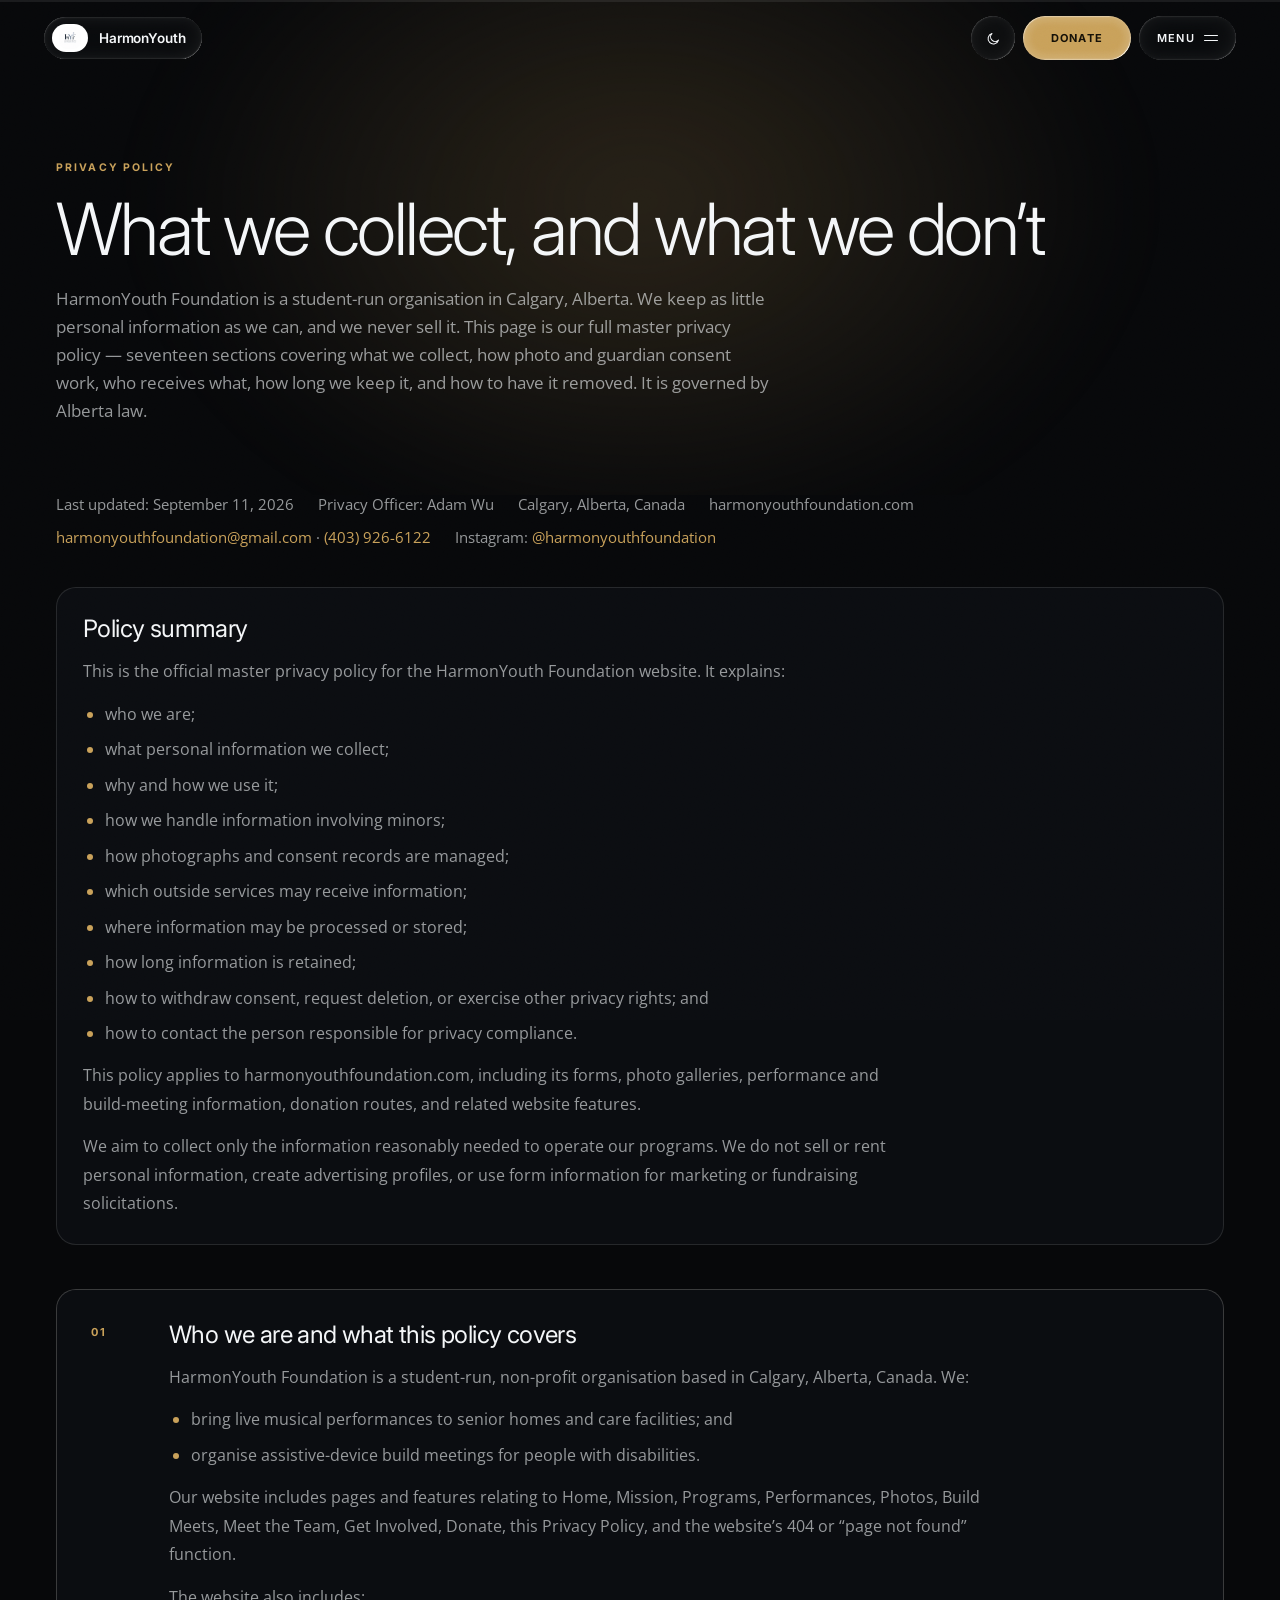
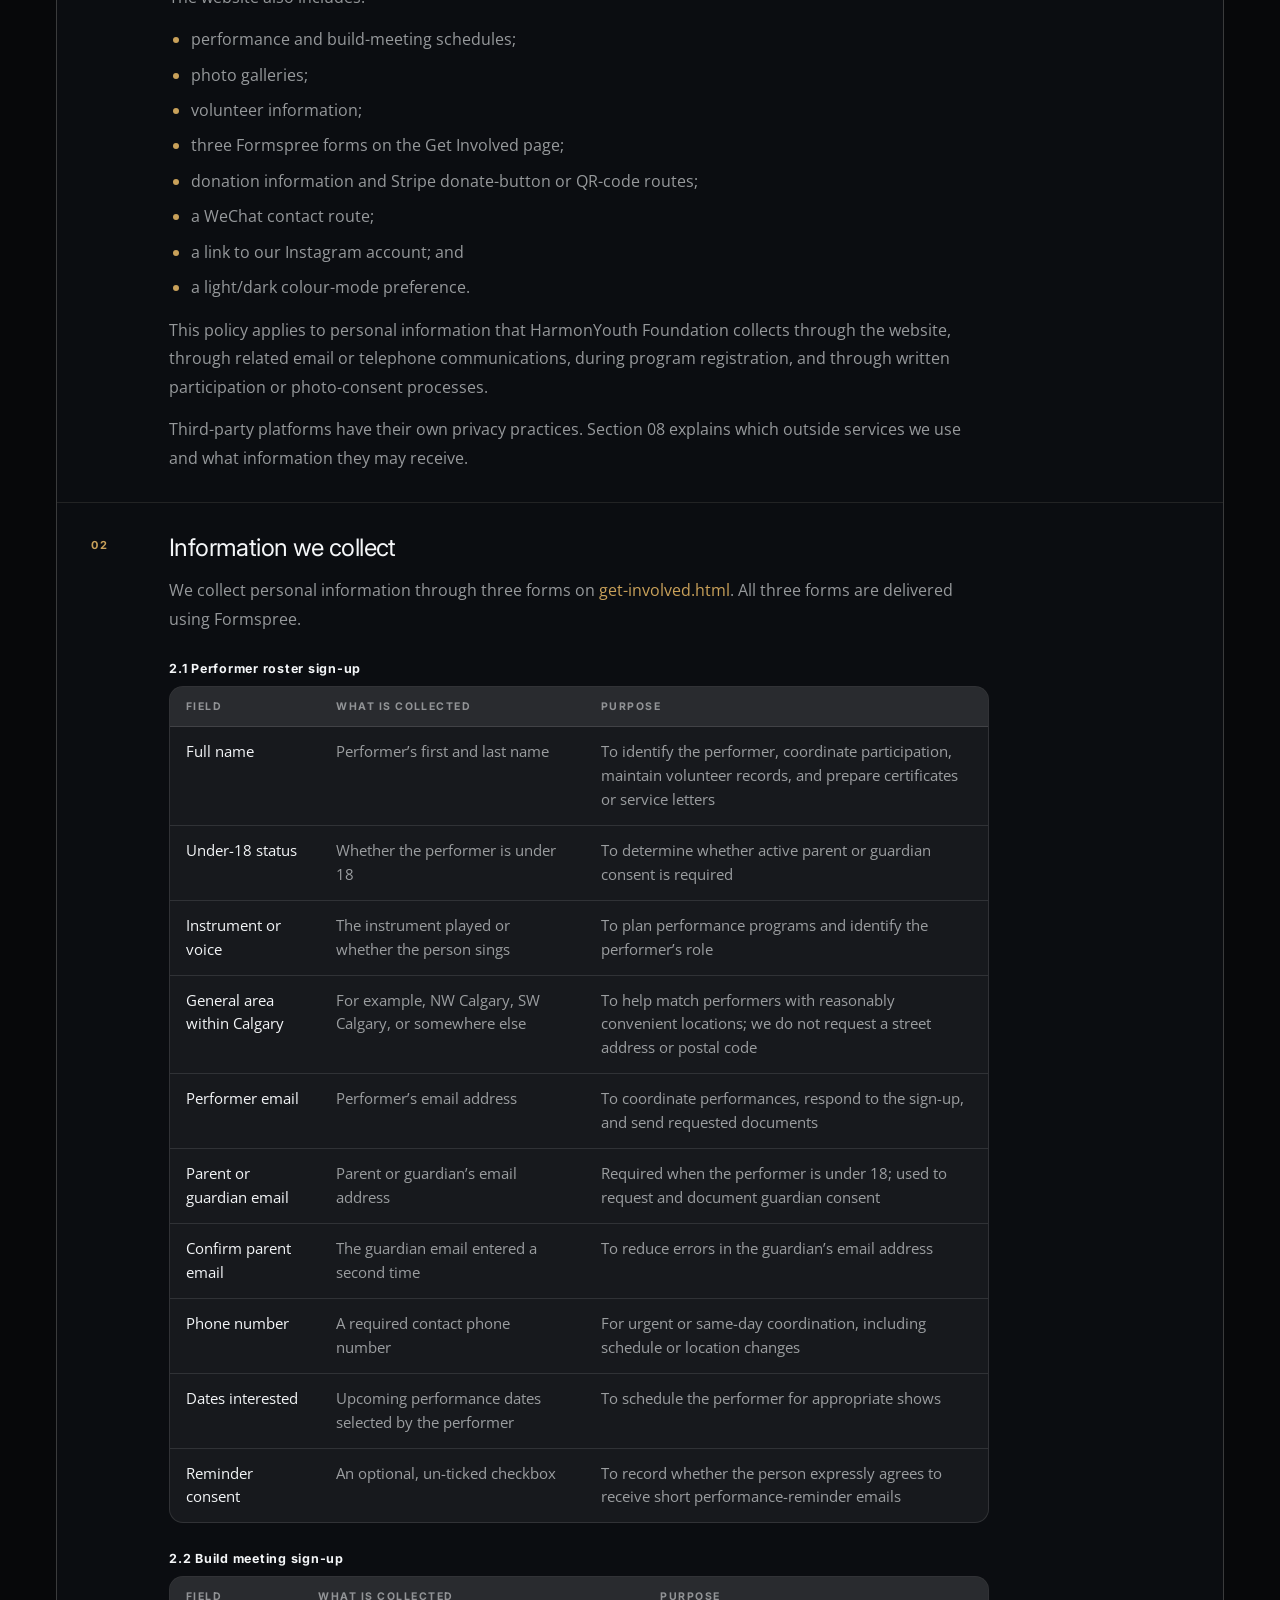
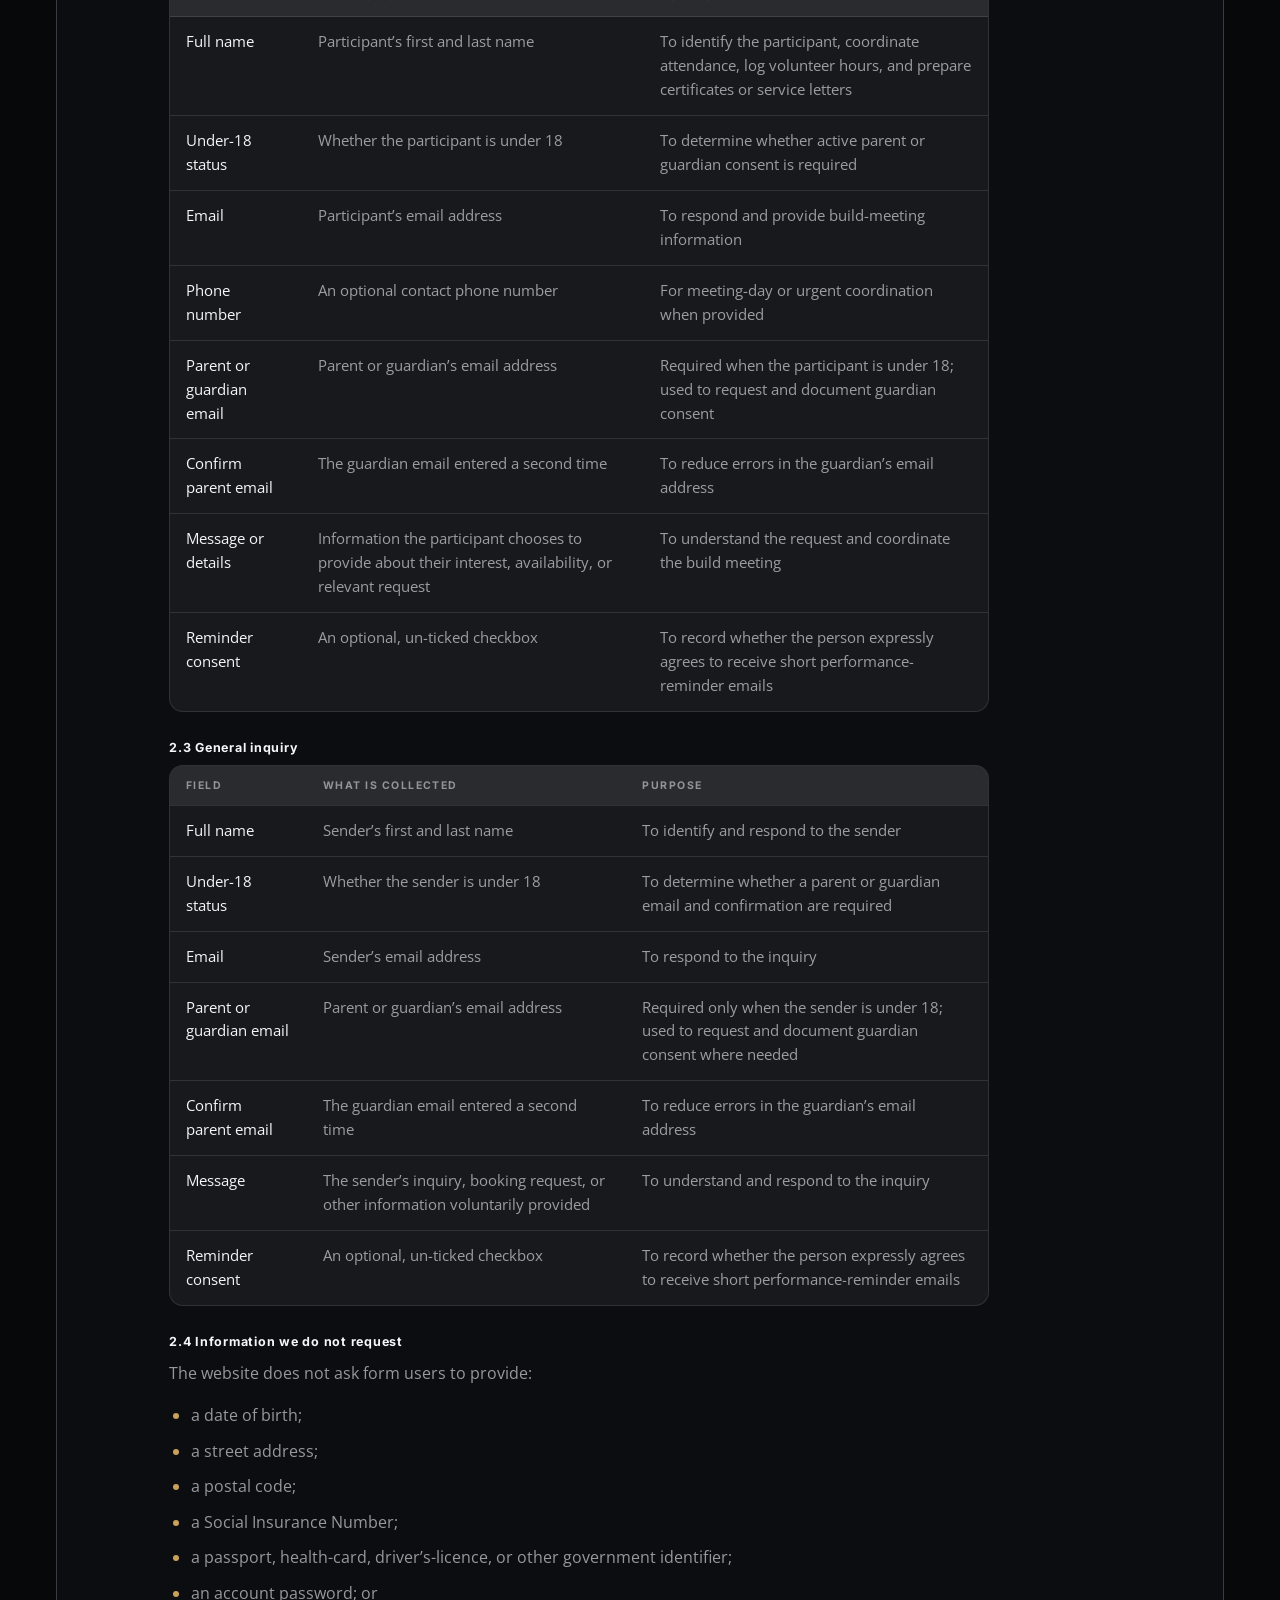
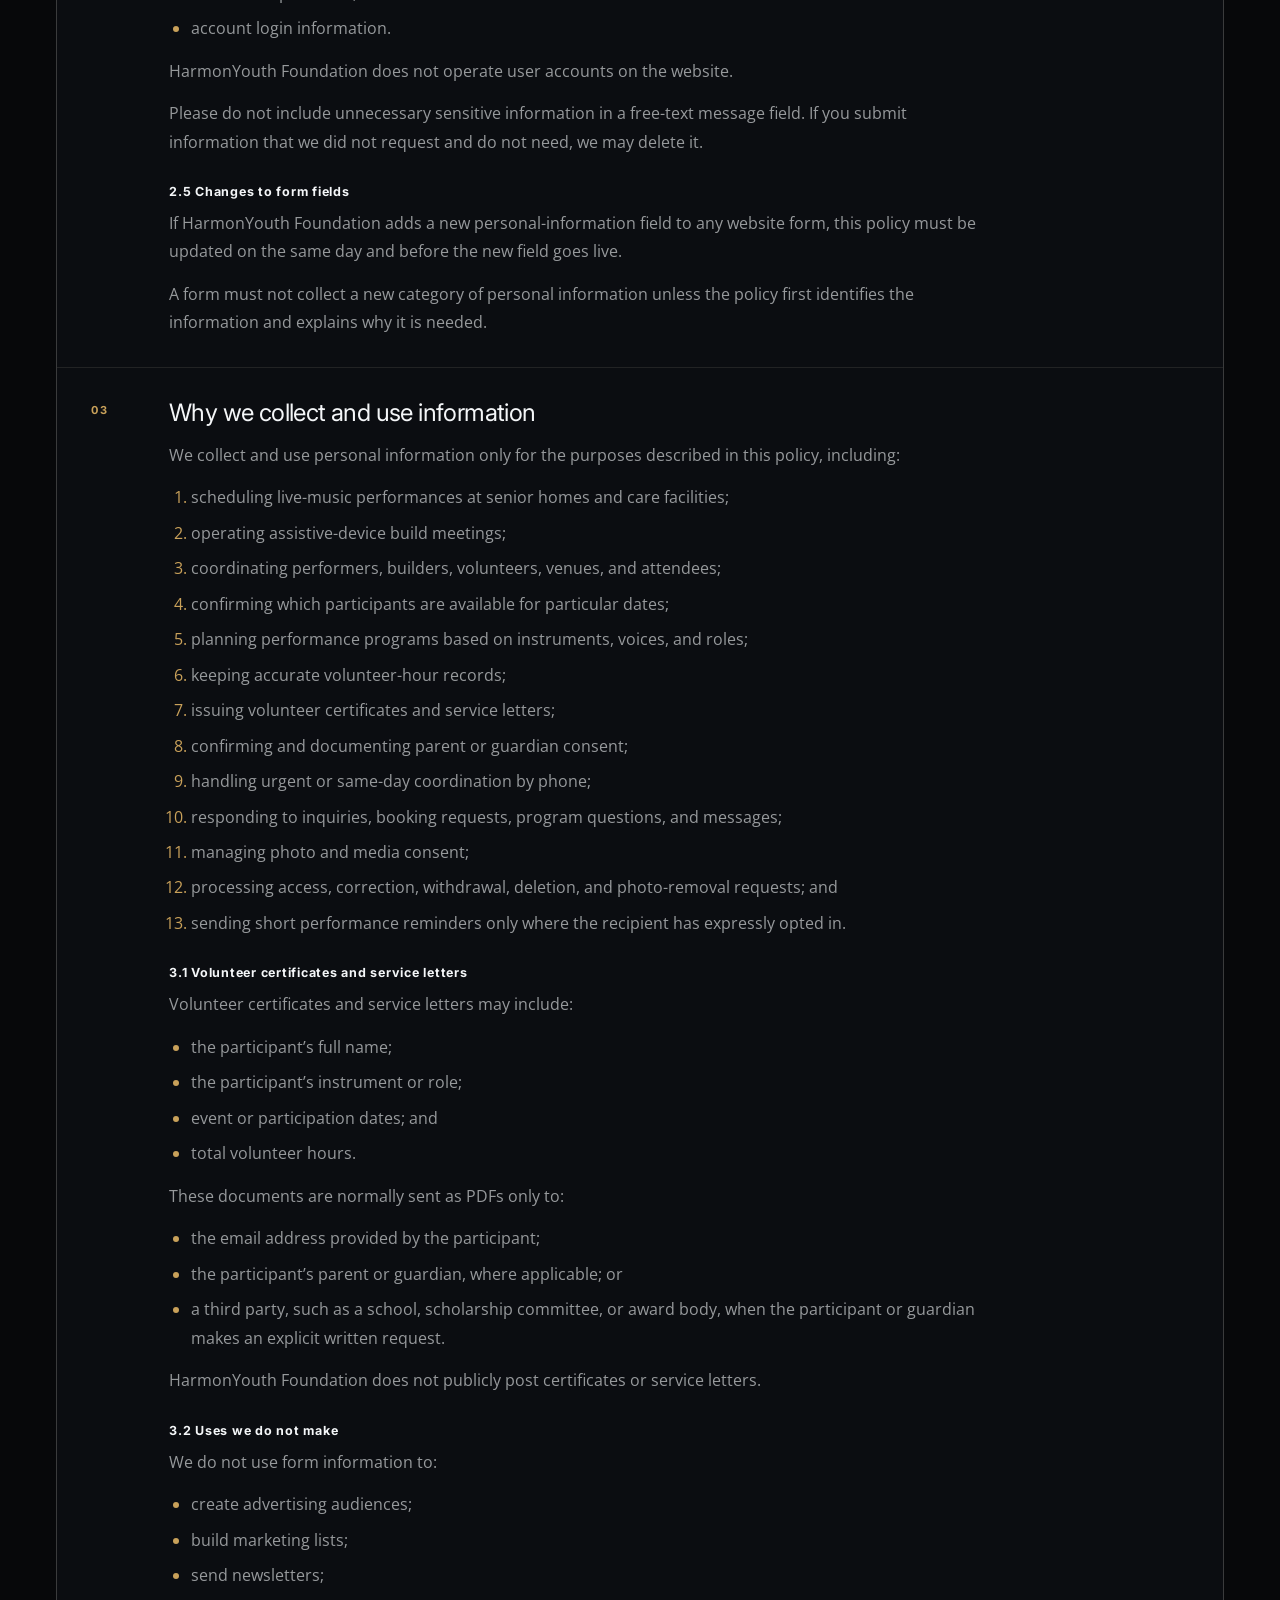
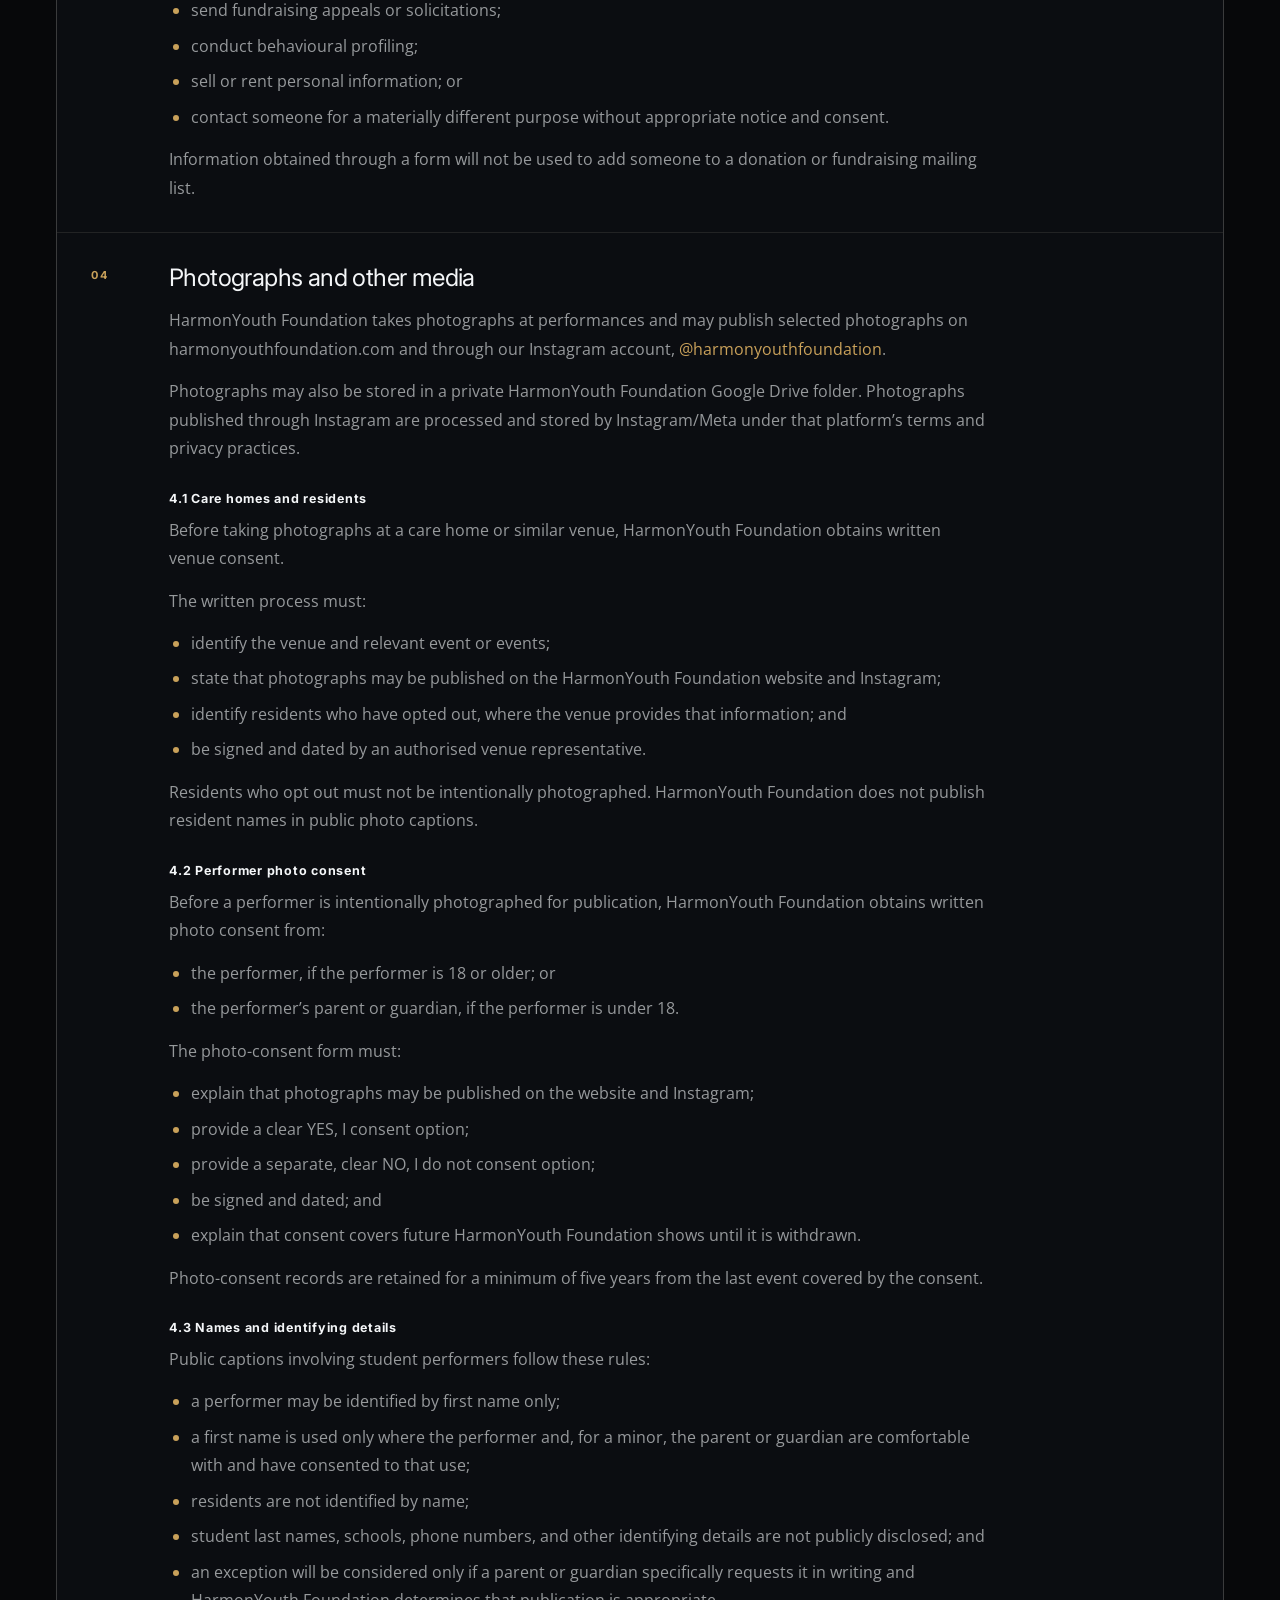
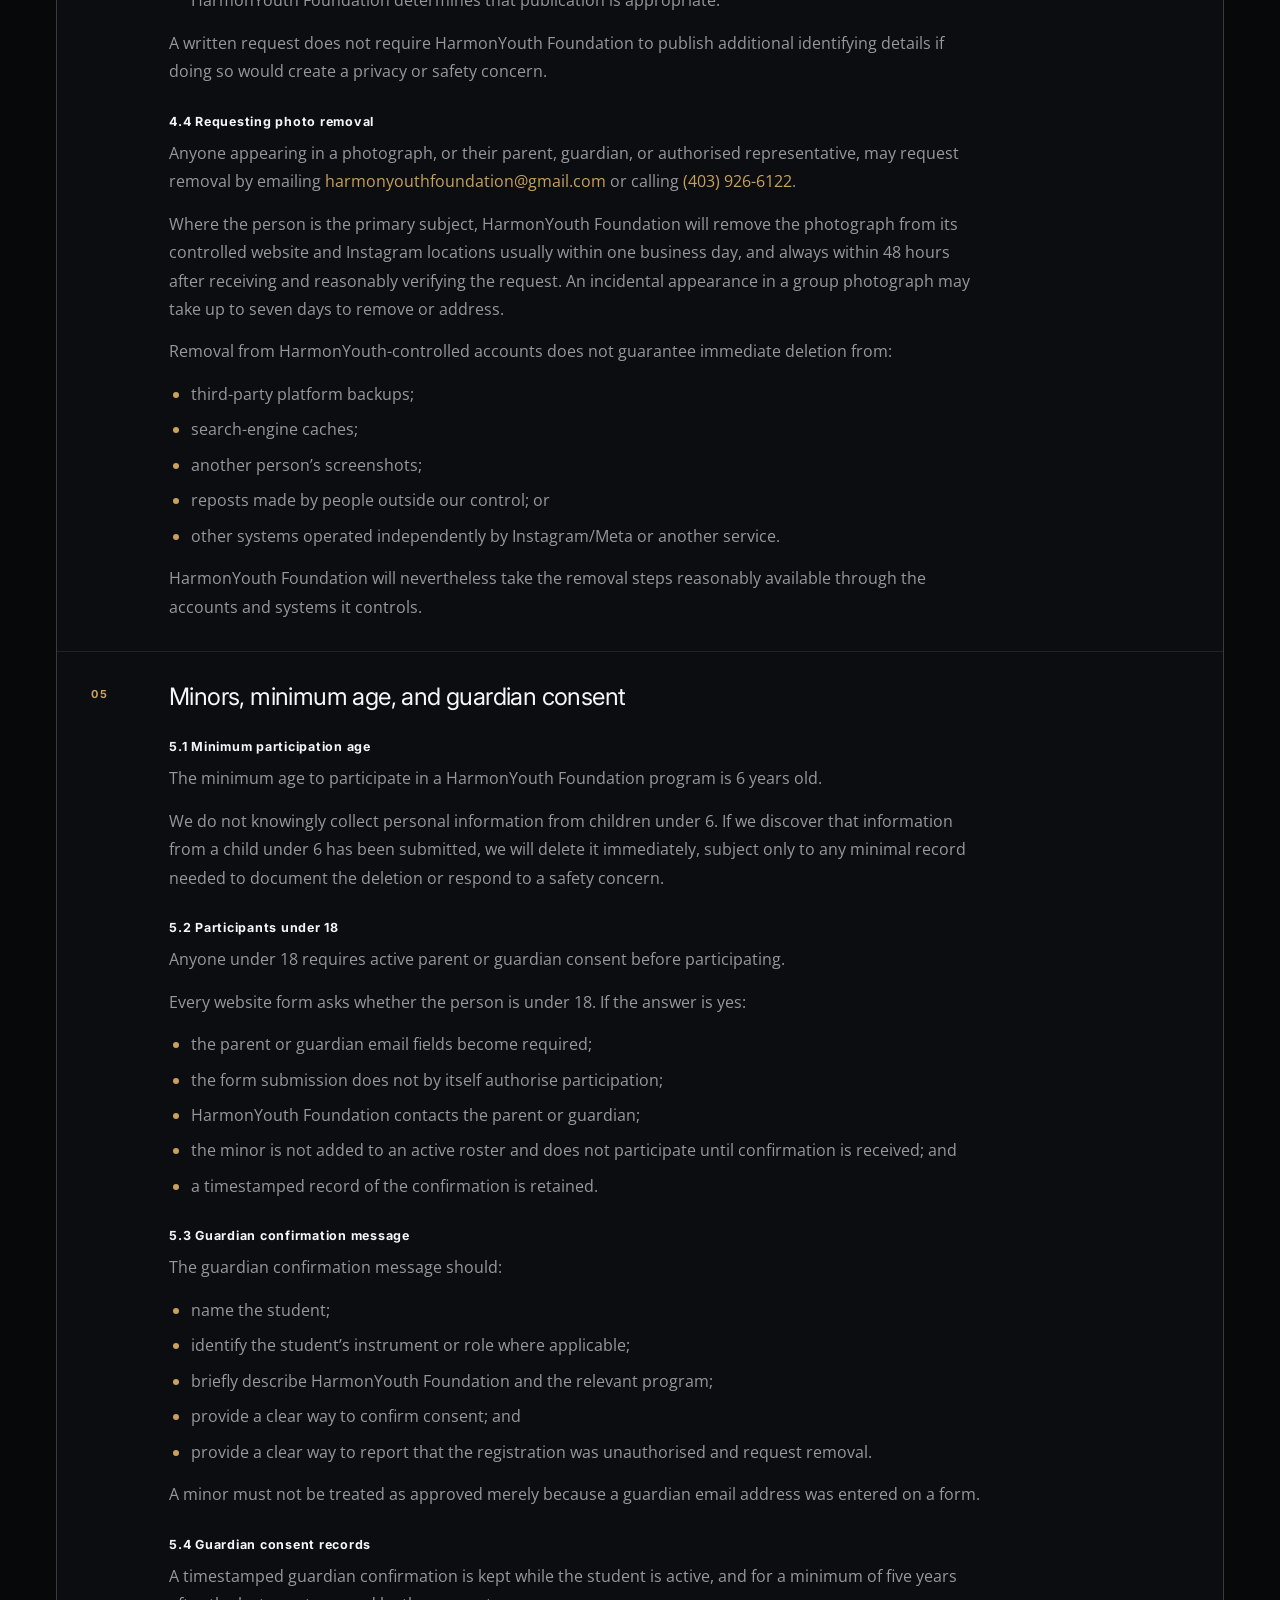
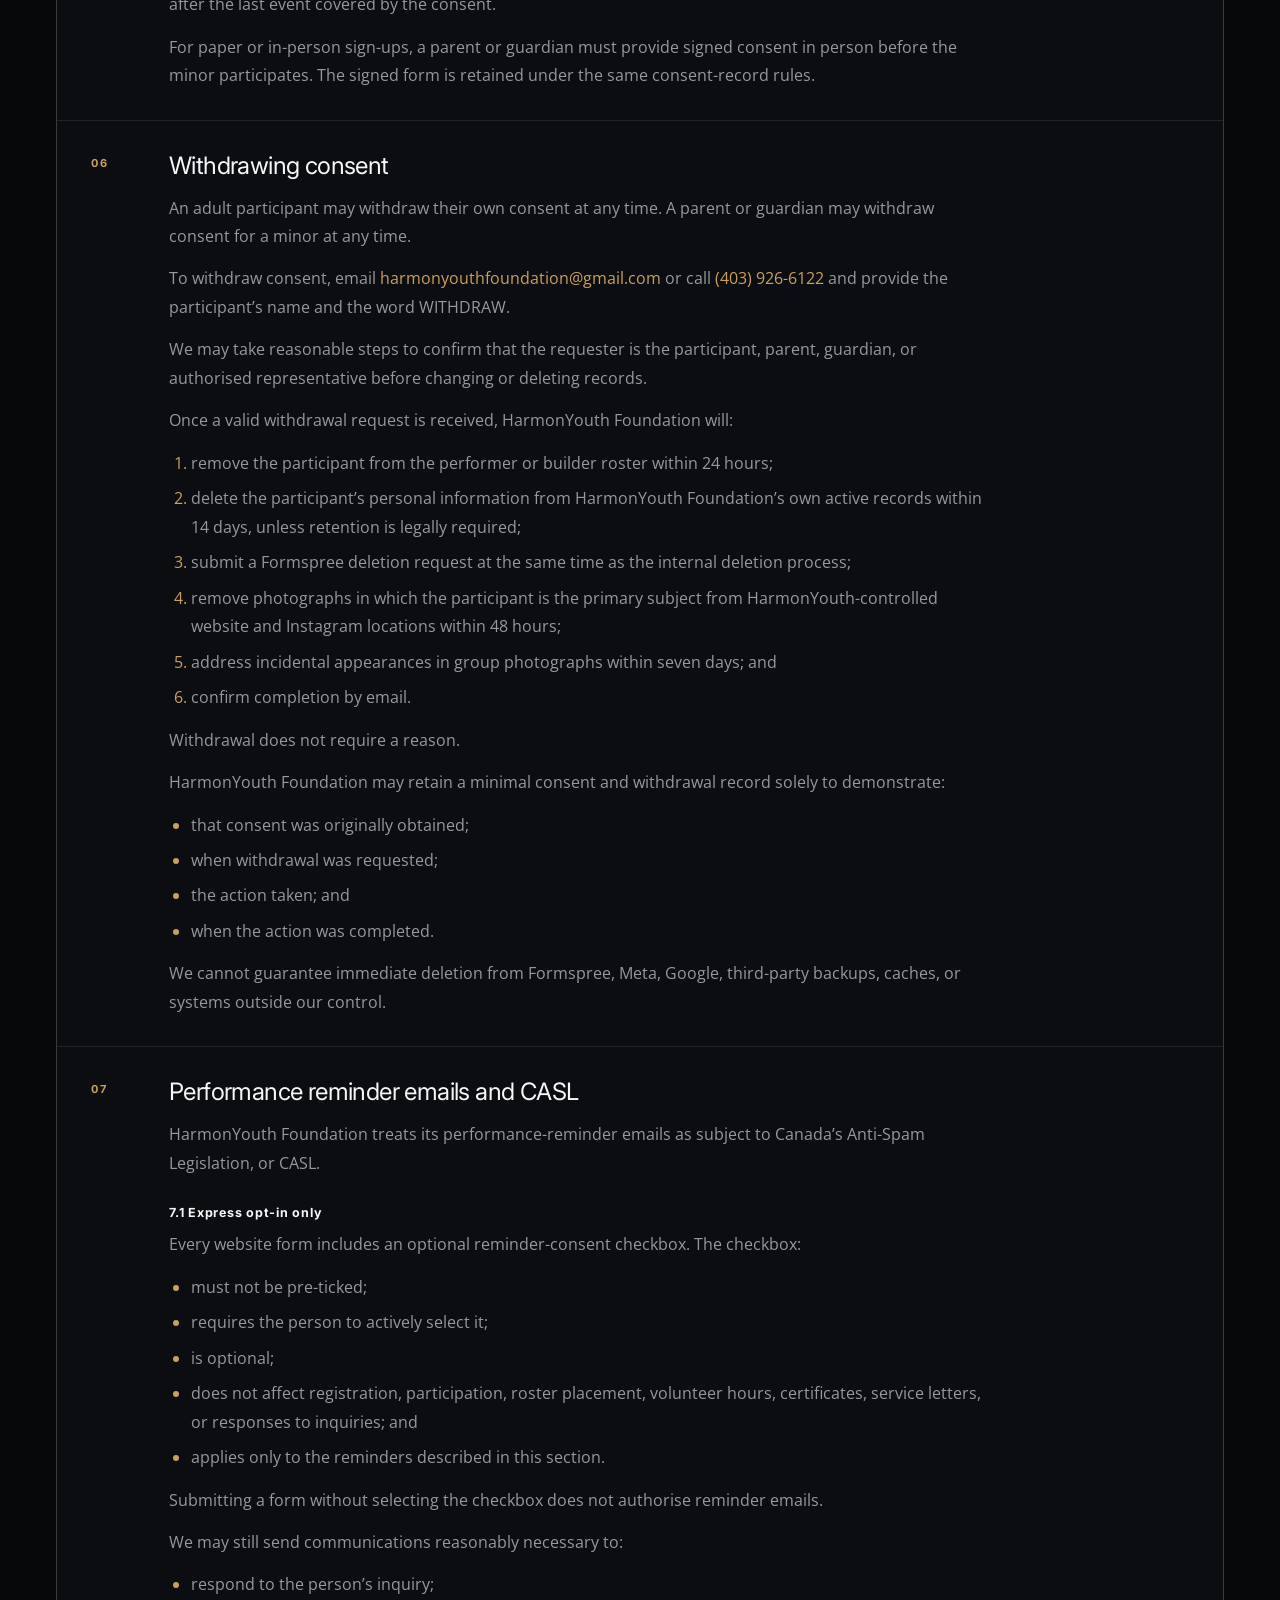
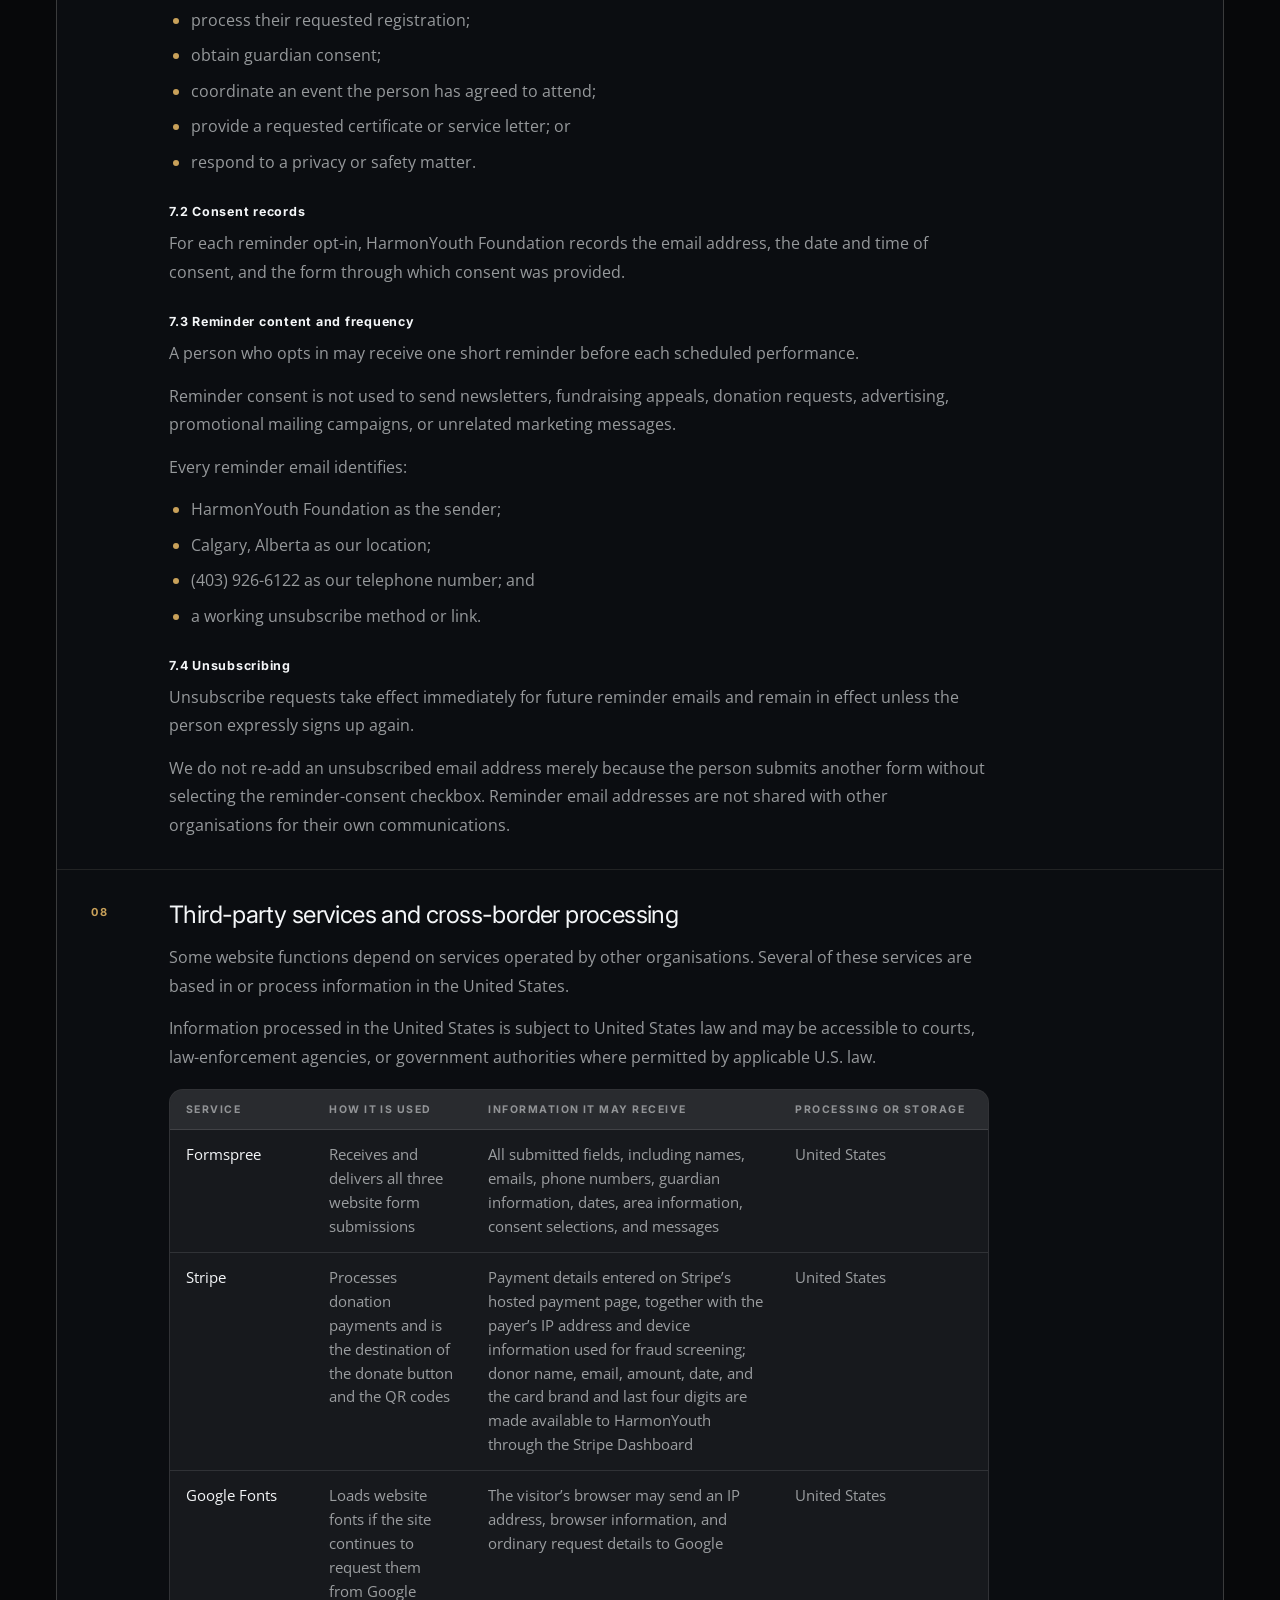
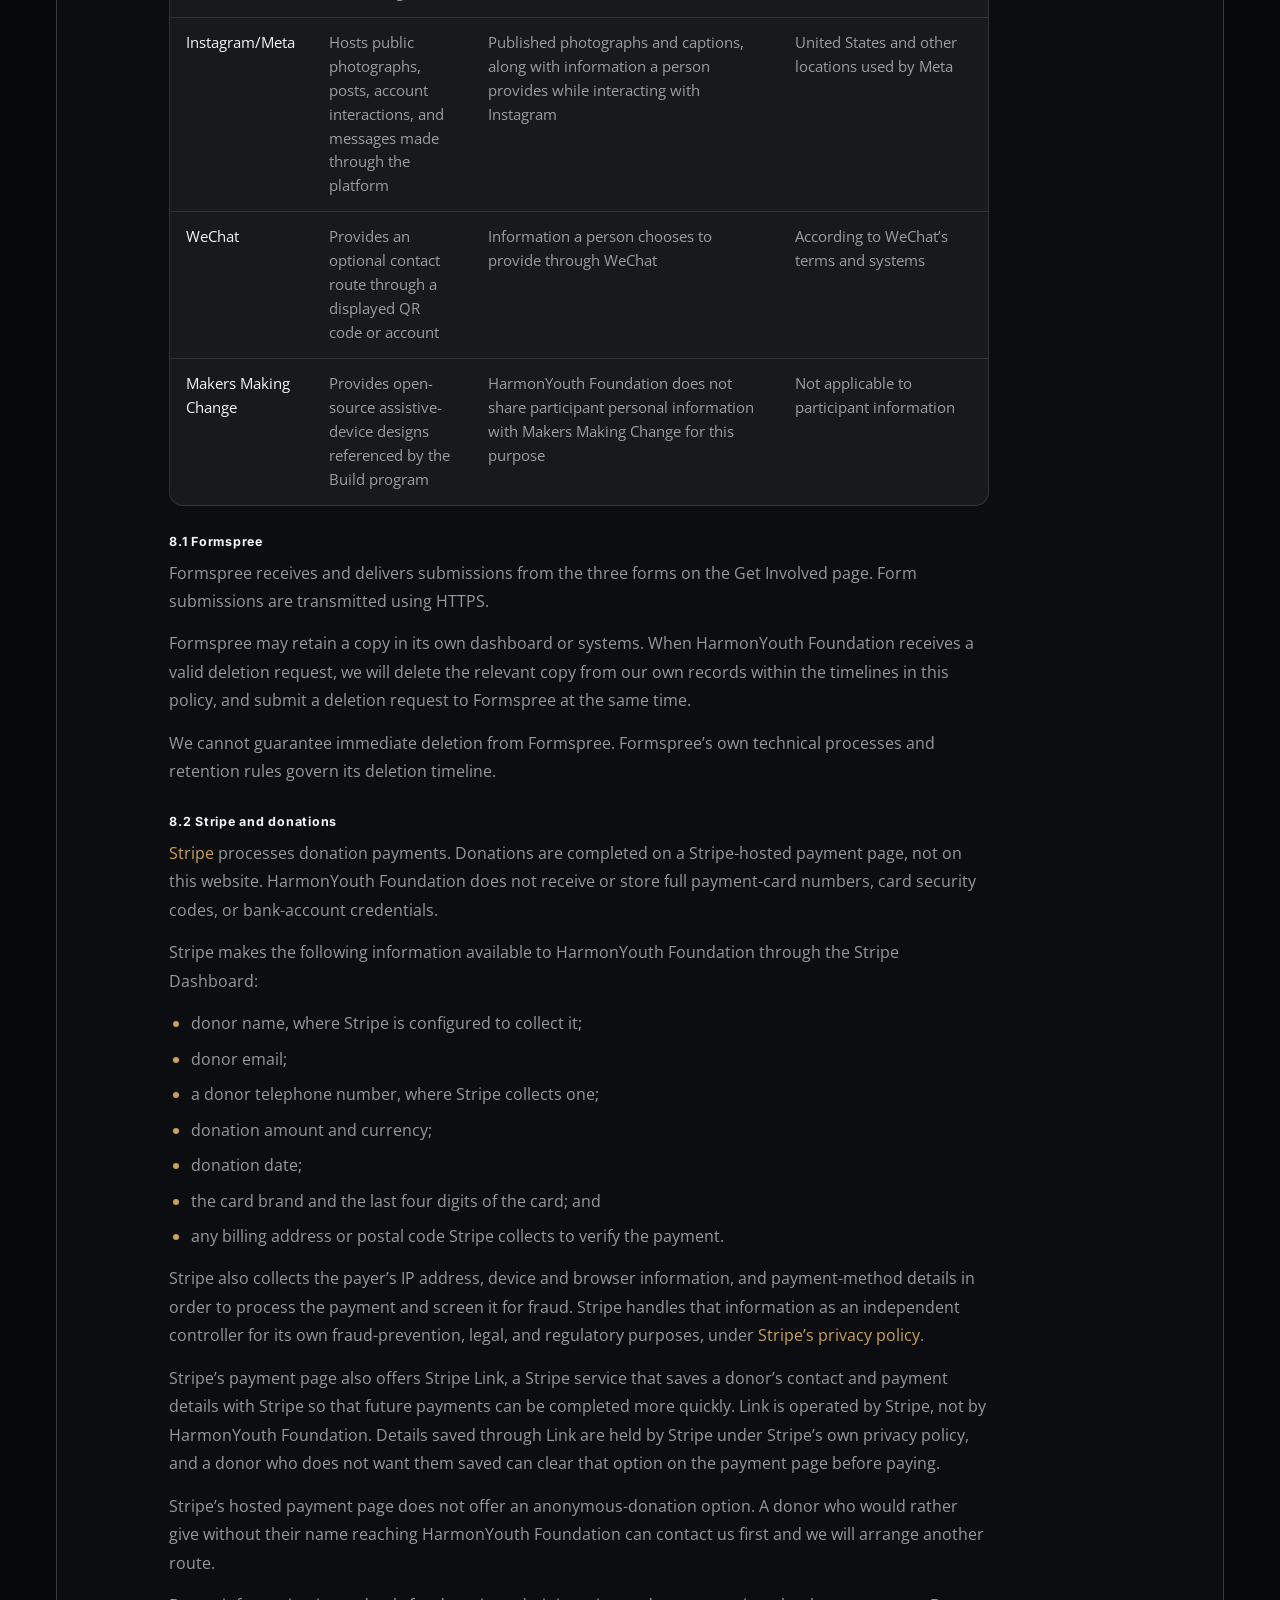
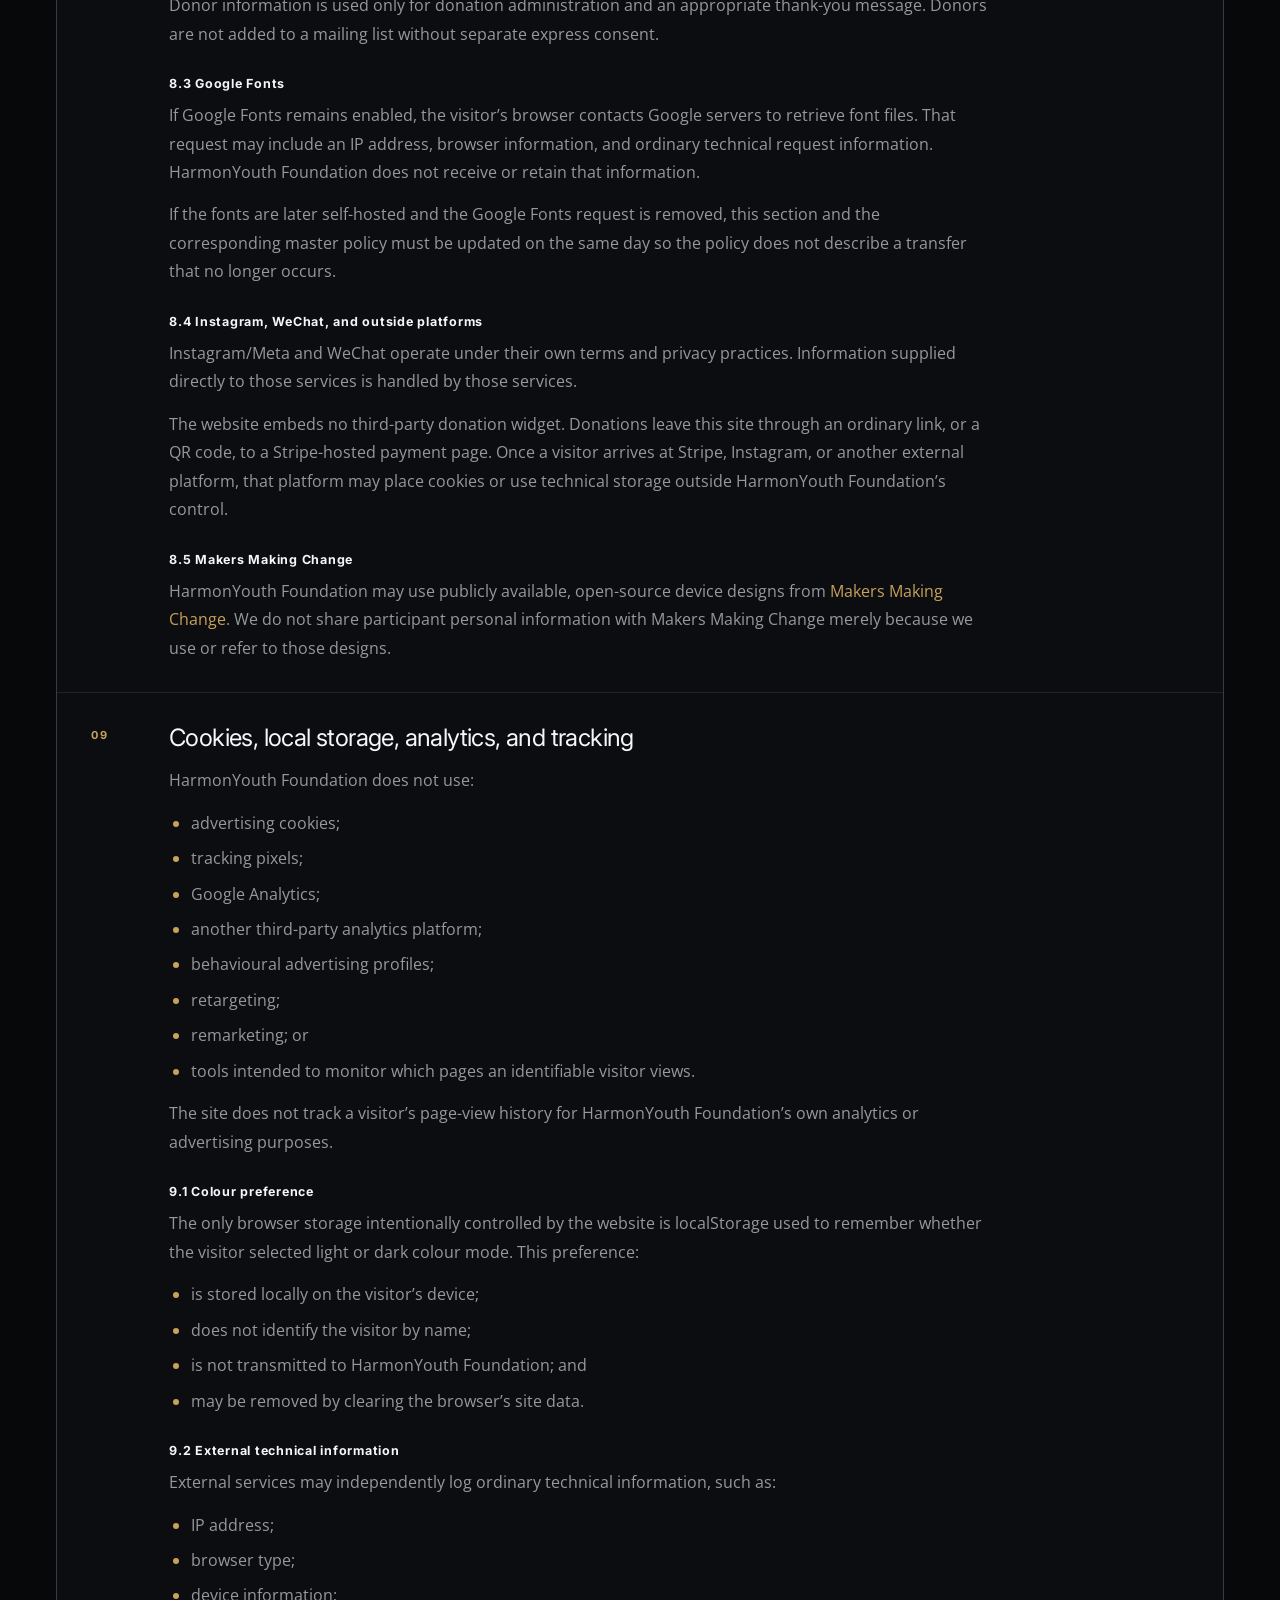
<file: privacy.html>
<!DOCTYPE html>
<html lang="en" data-hy-theme="dark">
<head>
<meta charset="utf-8">
<meta name="viewport" content="width=device-width, initial-scale=1">
<title>Privacy policy &mdash; HarmonYouth Foundation</title>
<meta name="description" content="What HarmonYouth Foundation collects, how photo consent works, who our Privacy Officer is, and how to ask for anything to be removed.">
<meta property="og:title" content="Privacy policy &mdash; HarmonYouth Foundation">
<meta property="og:description" content="What HarmonYouth Foundation collects, how photo consent works, who our Privacy Officer is, and how to ask for anything to be removed.">
<meta property="og:image" content="https://harmonyouthfoundation.com/og-cover.jpg">
<meta property="og:image:width" content="1200">
<meta property="og:image:height" content="630">
<meta property="og:image:alt" content="A student pianist playing for residents at a Calgary senior home">
<link rel="canonical" href="https://harmonyouthfoundation.com/privacy">
<meta property="og:url" content="https://harmonyouthfoundation.com/privacy">
<meta property="og:type" content="website">
<meta property="og:site_name" content="HarmonYouth Foundation">
<meta property="og:locale" content="en_CA">
<meta name="twitter:card" content="summary_large_image">
<meta name="twitter:title" content="Privacy policy &mdash; HarmonYouth Foundation">
<meta name="twitter:description" content="What HarmonYouth Foundation collects, how photo consent works, who our Privacy Officer is, and how to ask for anything to be removed.">
<meta name="twitter:image" content="https://harmonyouthfoundation.com/og-cover.jpg">
<meta name="twitter:image:alt" content="A student pianist playing for residents at a Calgary senior home">
<meta name="theme-color" content="#07080A" media="(prefers-color-scheme: dark)">
<meta name="theme-color" content="#F4F3EF" media="(prefers-color-scheme: light)">
<link rel="icon" href="harmonyouth-logo.png">
<link rel="preconnect" href="https://fonts.googleapis.com">
<link rel="preconnect" href="https://fonts.gstatic.com" crossorigin>
<link href="https://fonts.googleapis.com/css2?family=Inter:wght@300;400;500;600;700&family=Open+Sans:wght@400;500;600&display=swap" rel="stylesheet">
<link rel="stylesheet" href="styles.css?v=15">
<script defer src="site.js?v=15"></script>
</head>
<body data-page="privacy.html">
<a class="skip" href="#main">Skip to content</a>
<canvas data-cursor class="hy-cursor" aria-hidden="true"></canvas>
<svg class="hy-filter-defs" aria-hidden="true"><defs><filter id="hy-glass" x="0%" y="0%" width="100%" height="100%" color-interpolation-filters="sRGB"><feTurbulence type="fractalNoise" baseFrequency="0.05 0.05" numOctaves="1" seed="1" result="t"/><feGaussianBlur in="t" stdDeviation="2" result="bt"/><feDisplacementMap in="SourceGraphic" in2="bt" scale="55" xChannelSelector="R" yChannelSelector="B" result="d"/><feGaussianBlur in="d" stdDeviation="3"/></filter></defs></svg>
<div class="hy-grain" aria-hidden="true"></div>
<div class="hy-progress" aria-hidden="true"><i data-progress></i></div>
<header class="site-header">
  <div class="header-inner">
    <a href="index.html" class="brand">
      <span class="ring"></span><span class="blur" data-glass></span>
      <img src="harmonyouth-logo.png" alt="HarmonYouth Foundation" width="256" height="256">
      <span class="word">HarmonYouth</span>
    </a>
    <div class="header-actions">
      <button type="button" data-theme-toggle class="icon-btn" aria-label="Switch colour mode">
        <span class="ring"></span><span class="blur" data-glass></span>
        <span class="ico" data-theme-icon></span>
      </button>
      <a href="donate.html" class="btn btn-accent header-donate"><span class="ring"></span><span class="btn-label">Donate</span></a>
      <div class="menu-wrap">
        <button type="button" data-menu-toggle class="menu-btn" aria-expanded="false" aria-haspopup="true">
          <span class="ring"></span><span class="blur" data-glass></span>
          <span>Menu</span>
          <span class="menu-bars" data-menu-bars><i></i><i></i></span>
        </button>
        <div data-menu-panel class="menu-panel" role="menu">
          <form data-search-form class="menu-search" role="search">
            <svg width="15" height="15" viewBox="0 0 24 24" fill="none"><circle cx="11" cy="11" r="6.5" stroke="currentColor" stroke-width="1.7"/><path d="M16 16l4.5 4.5" stroke="currentColor" stroke-width="1.7" stroke-linecap="round"/></svg>
            <span class="field">
              <input data-search-input type="text" autocomplete="off" aria-label="Search the site">
              <span data-search-ph class="ph"></span>
            </span>
            <kbd>&crarr;</kbd>
          </form>
          <div data-search-result class="search-result"></div>
          <div class="menu-links" role="none"><a href="index.html" data-navlink class="navlink" role="menuitem"><span class="nl-ico"><svg width="14" height="14" viewBox="0 0 24 24" fill="none"><path d="M4 11l8-6.5 8 6.5V20a1 1 0 0 1-1 1h-4v-6H9v6H5a1 1 0 0 1-1-1Z" stroke="currentColor" stroke-width="1.6" stroke-linejoin="round"/></svg></span><span class="nl-label">Home</span><i class="navline"></i></a><a href="mission.html" data-navlink class="navlink" role="menuitem"><span class="nl-ico"><svg width="14" height="14" viewBox="0 0 24 24" fill="none"><path d="M12 20.5S4.5 16 4.5 10.2A4.2 4.2 0 0 1 12 7.6a4.2 4.2 0 0 1 7.5 2.6c0 5.8-7.5 10.3-7.5 10.3Z" stroke="currentColor" stroke-width="1.6" stroke-linejoin="round"/></svg></span><span class="nl-label">Mission</span><i class="navline"></i></a><a href="programs.html" data-navlink class="navlink" role="menuitem"><span class="nl-ico"><svg width="14" height="14" viewBox="0 0 24 24" fill="none"><circle cx="7.5" cy="17.5" r="2.8" stroke="currentColor" stroke-width="1.6"/><circle cx="17" cy="15.5" r="2.8" stroke="currentColor" stroke-width="1.6"/><path d="M10.3 17.5V5l9.5-2v12.5" stroke="currentColor" stroke-width="1.6"/></svg></span><span class="nl-label">Programs</span><i class="navline"></i></a><a href="performances.html" data-navlink class="navlink spread" role="menuitem"><span class="nl-left"><span class="nl-ico"><svg width="14" height="14" viewBox="0 0 24 24" fill="none"><rect x="3.5" y="5" width="17" height="15.5" rx="2" stroke="currentColor" stroke-width="1.6"/><path d="M3.5 9.5h17M8.5 3v4M15.5 3v4" stroke="currentColor" stroke-width="1.6" stroke-linecap="round"/></svg></span><span class="nl-label">Performances</span></span><span class="nl-tag">6 NEXT</span><i class="navline"></i></a><a href="photos.html" data-navlink class="navlink" role="menuitem"><span class="nl-ico"><svg width="14" height="14" viewBox="0 0 24 24" fill="none"><rect x="3.5" y="5" width="17" height="14" rx="2" stroke="currentColor" stroke-width="1.6"/><path d="M6 16l4-4.5 3.5 3.5L16 12l2.5 3" stroke="currentColor" stroke-width="1.6" stroke-linejoin="round"/><circle cx="15" cy="9" r="1.3" fill="currentColor"/></svg></span><span class="nl-label">Photos</span><i class="navline"></i></a><a href="build-meets.html" data-navlink class="navlink" role="menuitem"><span class="nl-ico"><svg width="14" height="14" viewBox="0 0 24 24" fill="none"><path d="M14.7 6.3a3.9 3.9 0 0 0 5 5L15 16l-3.5 3.5a2 2 0 0 1-2.8-2.8L12 13 7.6 8.6a3.9 3.9 0 0 1-1.3-4.4l3 3 2-2-3-3a3.9 3.9 0 0 1 4.4 1.3Z" stroke="currentColor" stroke-width="1.5" stroke-linejoin="round"/></svg></span><span class="nl-label">Build meets</span><i class="navline"></i></a><a href="team.html" data-navlink class="navlink" role="menuitem"><span class="nl-ico"><svg width="14" height="14" viewBox="0 0 24 24" fill="none"><circle cx="9" cy="8.5" r="3" stroke="currentColor" stroke-width="1.6"/><path d="M3.5 19.5c0-3 2.4-5 5.5-5s5.5 2 5.5 5" stroke="currentColor" stroke-width="1.6" stroke-linecap="round"/><path d="M16 6.2a3 3 0 0 1 0 5.6M17.5 19.5c0-2.2-.8-3.9-2.2-5" stroke="currentColor" stroke-width="1.6" stroke-linecap="round"/></svg></span><span class="nl-label">Meet the team</span><i class="navline"></i></a><a href="get-involved.html" data-navlink class="navlink" role="menuitem"><span class="nl-ico"><svg width="14" height="14" viewBox="0 0 24 24" fill="none"><circle cx="9" cy="8" r="3.2" stroke="currentColor" stroke-width="1.6"/><path d="M3.5 20c0-3.3 2.5-5.5 5.5-5.5s5.5 2.2 5.5 5.5M17 6.5v6M14 9.5h6" stroke="currentColor" stroke-width="1.6" stroke-linecap="round"/></svg></span><span class="nl-label">Get involved</span><i class="navline"></i></a><a href="donate.html" data-navlink class="navlink" role="menuitem"><span class="nl-ico"><svg width="14" height="14" viewBox="0 0 24 24" fill="none"><path d="M12 20.5S4 15.5 4 10.5C4 7.5 6 6 8 6c1.6 0 3 1 4 2.4C13 7 14.4 6 16 6c2 0 4 1.5 4 4.5 0 5-8 10-8 10Z" stroke="currentColor" stroke-width="1.6" stroke-linejoin="round"/></svg></span><span class="nl-label">Donate</span><i class="navline"></i></a></div>
          <div class="menu-rule"></div>
          <div class="menu-notes">
            <div class="menu-note">
              <svg width="15" height="15" viewBox="0 0 24 24" fill="none"><circle cx="12" cy="9" r="5.5" stroke="currentColor" stroke-width="1.6"/><path d="M8.6 13.6 7.2 21l4.8-2.8 4.8 2.8-1.4-7.4" stroke="currentColor" stroke-width="1.6" stroke-linejoin="round"/></svg>
              <div><div class="t">Volunteer hours</div><div class="d">A certificate every 4 hours &mdash; performing or building both count.</div></div>
            </div>
            <a href="mailto:harmonyouthfoundation@gmail.com?subject=Volunteer%20Service%20Letter%20Request" class="menu-note">
              <svg width="15" height="15" viewBox="0 0 24 24" fill="none"><rect x="3.5" y="5" width="17" height="14" rx="2" stroke="currentColor" stroke-width="1.6"/><path d="M4 7l8 6 8-6" stroke="currentColor" stroke-width="1.6" stroke-linejoin="round"/></svg>
              <div><div class="t">Volunteer Service Letter Request</div><div class="d">Request one at any performance, or email us &mdash; we write them same week.</div></div>
            </a>
          </div>
          <div class="menu-rule"></div>
          <div class="menu-cta">
            <a href="donate.html" class="btn btn-accent" ><span class="ring"></span><span class="btn-label">Donate</span></a>
            <a href="https://instagram.com/harmonyouthfoundation" target="_blank" rel="noopener" class="menu-ig" aria-label="Instagram">
              <span class="ring"></span><span class="blur" data-glass></span>
              <svg width="16" height="16" viewBox="0 0 24 24" fill="none"><rect x="3" y="3" width="18" height="18" rx="5" stroke="currentColor" stroke-width="1.8"/><circle cx="12" cy="12" r="4" stroke="currentColor" stroke-width="1.8"/><circle cx="17.5" cy="6.5" r="1.1" fill="currentColor"/></svg>
            </a>
          </div>
        </div>
      </div>
    </div>
  </div>
</header>
<main id="main"><section class="page-head">
  <div class="glow" aria-hidden="true"></div>
  <div class="wrap">
    <div class="eyebrow">Privacy policy</div>
    <h1 class="display display-lg">What we collect, and what we don&rsquo;t</h1>
    <p class="lede">HarmonYouth Foundation is a student-run organisation in Calgary, Alberta. We keep as little personal information as we can, and we never sell it. This page is our full master privacy policy &mdash; seventeen sections covering what we collect, how photo and guardian consent work, who receives what, how long we keep it, and how to have it removed. It is governed by Alberta law.</p>
  </div>
</section>
<section class="sec-tight" style="padding-top:0"><div class="wrap">
      <h2 class="vh">About this policy</h2><div class="contact-inline" style="margin-top:0"><span>Last updated: September 11, 2026</span><span>Privacy Officer: Adam Wu</span><span>Calgary, Alberta, Canada</span><span>harmonyouthfoundation.com</span><span><a href="mailto:harmonyouthfoundation@gmail.com">harmonyouthfoundation@gmail.com</a> &middot; <a href="tel:+14039266122">(403) 926-6122</a></span><span>Instagram: <a href="https://instagram.com/harmonyouthfoundation" target="_blank" rel="noopener">@harmonyouthfoundation</a></span></div><div class="panel" data-reveal style="margin-top:36px"><div class="prose"><h3>Policy summary</h3><p>This is the official master privacy policy for the HarmonYouth Foundation website. It explains:</p><ul><li>who we are;</li><li>what personal information we collect;</li><li>why and how we use it;</li><li>how we handle information involving minors;</li><li>how photographs and consent records are managed;</li><li>which outside services may receive information;</li><li>where information may be processed or stored;</li><li>how long information is retained;</li><li>how to withdraw consent, request deletion, or exercise other privacy rights; and</li><li>how to contact the person responsible for privacy compliance.</li></ul><p>This policy applies to harmonyouthfoundation.com, including its forms, photo galleries, performance and build-meeting information, donation routes, and related website features.</p><p>We aim to collect only the information reasonably needed to operate our programs. We do not sell or rent personal information, create advertising profiles, or use form information for marketing or fundraising solicitations.</p></div></div><div class="numbered"><div class="row" data-reveal><div class="no">01</div><div class="prose"><h3>Who we are and what this policy covers</h3><p>HarmonYouth Foundation is a student-run, non-profit organisation based in Calgary, Alberta, Canada. We:</p><ul><li>bring live musical performances to senior homes and care facilities; and</li><li>organise assistive-device build meetings for people with disabilities.</li></ul><p>Our website includes pages and features relating to Home, Mission, Programs, Performances, Photos, Build Meets, Meet the Team, Get Involved, Donate, this Privacy Policy, and the website&rsquo;s 404 or &ldquo;page not found&rdquo; function.</p><p>The website also includes:</p><ul><li>performance and build-meeting schedules;</li><li>photo galleries;</li><li>volunteer information;</li><li>three Formspree forms on the Get Involved page;</li><li>donation information and Stripe donate-button or QR-code routes;</li><li>a WeChat contact route;</li><li>a link to our Instagram account; and</li><li>a light/dark colour-mode preference.</li></ul><p>This policy applies to personal information that HarmonYouth Foundation collects through the website, through related email or telephone communications, during program registration, and through written participation or photo-consent processes.</p><p>Third-party platforms have their own privacy practices. Section 08 explains which outside services we use and what information they may receive.</p></div></div><div class="row" data-reveal><div class="no">02</div><div class="prose"><h3>Information we collect</h3><p>We collect personal information through three forms on <a href="get-involved.html">get-involved.html</a>. All three forms are delivered using Formspree.</p><h4>2.1 Performer roster sign-up</h4><div class="tbl"><table><thead><tr><th>Field</th><th>What is collected</th><th>Purpose</th></tr></thead><tbody><tr><td>Full name</td><td>Performer&rsquo;s first and last name</td><td>To identify the performer, coordinate participation, maintain volunteer records, and prepare certificates or service letters</td></tr><tr><td>Under-18 status</td><td>Whether the performer is under 18</td><td>To determine whether active parent or guardian consent is required</td></tr><tr><td>Instrument or voice</td><td>The instrument played or whether the person sings</td><td>To plan performance programs and identify the performer&rsquo;s role</td></tr><tr><td>General area within Calgary</td><td>For example, NW Calgary, SW Calgary, or somewhere else</td><td>To help match performers with reasonably convenient locations; we do not request a street address or postal code</td></tr><tr><td>Performer email</td><td>Performer&rsquo;s email address</td><td>To coordinate performances, respond to the sign-up, and send requested documents</td></tr><tr><td>Parent or guardian email</td><td>Parent or guardian&rsquo;s email address</td><td>Required when the performer is under 18; used to request and document guardian consent</td></tr><tr><td>Confirm parent email</td><td>The guardian email entered a second time</td><td>To reduce errors in the guardian&rsquo;s email address</td></tr><tr><td>Phone number</td><td>A required contact phone number</td><td>For urgent or same-day coordination, including schedule or location changes</td></tr><tr><td>Dates interested</td><td>Upcoming performance dates selected by the performer</td><td>To schedule the performer for appropriate shows</td></tr><tr><td>Reminder consent</td><td>An optional, un-ticked checkbox</td><td>To record whether the person expressly agrees to receive short performance-reminder emails</td></tr></tbody></table></div><h4>2.2 Build meeting sign-up</h4><div class="tbl"><table><thead><tr><th>Field</th><th>What is collected</th><th>Purpose</th></tr></thead><tbody><tr><td>Full name</td><td>Participant&rsquo;s first and last name</td><td>To identify the participant, coordinate attendance, log volunteer hours, and prepare certificates or service letters</td></tr><tr><td>Under-18 status</td><td>Whether the participant is under 18</td><td>To determine whether active parent or guardian consent is required</td></tr><tr><td>Email</td><td>Participant&rsquo;s email address</td><td>To respond and provide build-meeting information</td></tr><tr><td>Phone number</td><td>An optional contact phone number</td><td>For meeting-day or urgent coordination when provided</td></tr><tr><td>Parent or guardian email</td><td>Parent or guardian&rsquo;s email address</td><td>Required when the participant is under 18; used to request and document guardian consent</td></tr><tr><td>Confirm parent email</td><td>The guardian email entered a second time</td><td>To reduce errors in the guardian&rsquo;s email address</td></tr><tr><td>Message or details</td><td>Information the participant chooses to provide about their interest, availability, or relevant request</td><td>To understand the request and coordinate the build meeting</td></tr><tr><td>Reminder consent</td><td>An optional, un-ticked checkbox</td><td>To record whether the person expressly agrees to receive short performance-reminder emails</td></tr></tbody></table></div><h4>2.3 General inquiry</h4><div class="tbl"><table><thead><tr><th>Field</th><th>What is collected</th><th>Purpose</th></tr></thead><tbody><tr><td>Full name</td><td>Sender&rsquo;s first and last name</td><td>To identify and respond to the sender</td></tr><tr><td>Under-18 status</td><td>Whether the sender is under 18</td><td>To determine whether a parent or guardian email and confirmation are required</td></tr><tr><td>Email</td><td>Sender&rsquo;s email address</td><td>To respond to the inquiry</td></tr><tr><td>Parent or guardian email</td><td>Parent or guardian&rsquo;s email address</td><td>Required only when the sender is under 18; used to request and document guardian consent where needed</td></tr><tr><td>Confirm parent email</td><td>The guardian email entered a second time</td><td>To reduce errors in the guardian&rsquo;s email address</td></tr><tr><td>Message</td><td>The sender&rsquo;s inquiry, booking request, or other information voluntarily provided</td><td>To understand and respond to the inquiry</td></tr><tr><td>Reminder consent</td><td>An optional, un-ticked checkbox</td><td>To record whether the person expressly agrees to receive short performance-reminder emails</td></tr></tbody></table></div><h4>2.4 Information we do not request</h4><p>The website does not ask form users to provide:</p><ul><li>a date of birth;</li><li>a street address;</li><li>a postal code;</li><li>a Social Insurance Number;</li><li>a passport, health-card, driver&rsquo;s-licence, or other government identifier;</li><li>an account password; or</li><li>account login information.</li></ul><p>HarmonYouth Foundation does not operate user accounts on the website.</p><p>Please do not include unnecessary sensitive information in a free-text message field. If you submit information that we did not request and do not need, we may delete it.</p><h4>2.5 Changes to form fields</h4><p>If HarmonYouth Foundation adds a new personal-information field to any website form, this policy must be updated on the same day and before the new field goes live.</p><p>A form must not collect a new category of personal information unless the policy first identifies the information and explains why it is needed.</p></div></div><div class="row" data-reveal><div class="no">03</div><div class="prose"><h3>Why we collect and use information</h3><p>We collect and use personal information only for the purposes described in this policy, including:</p><ol><li>scheduling live-music performances at senior homes and care facilities;</li><li>operating assistive-device build meetings;</li><li>coordinating performers, builders, volunteers, venues, and attendees;</li><li>confirming which participants are available for particular dates;</li><li>planning performance programs based on instruments, voices, and roles;</li><li>keeping accurate volunteer-hour records;</li><li>issuing volunteer certificates and service letters;</li><li>confirming and documenting parent or guardian consent;</li><li>handling urgent or same-day coordination by phone;</li><li>responding to inquiries, booking requests, program questions, and messages;</li><li>managing photo and media consent;</li><li>processing access, correction, withdrawal, deletion, and photo-removal requests; and</li><li>sending short performance reminders only where the recipient has expressly opted in.</li></ol><h4>3.1 Volunteer certificates and service letters</h4><p>Volunteer certificates and service letters may include:</p><ul><li>the participant&rsquo;s full name;</li><li>the participant&rsquo;s instrument or role;</li><li>event or participation dates; and</li><li>total volunteer hours.</li></ul><p>These documents are normally sent as PDFs only to:</p><ul><li>the email address provided by the participant;</li><li>the participant&rsquo;s parent or guardian, where applicable; or</li><li>a third party, such as a school, scholarship committee, or award body, when the participant or guardian makes an explicit written request.</li></ul><p>HarmonYouth Foundation does not publicly post certificates or service letters.</p><h4>3.2 Uses we do not make</h4><p>We do not use form information to:</p><ul><li>create advertising audiences;</li><li>build marketing lists;</li><li>send newsletters;</li><li>send fundraising appeals or solicitations;</li><li>conduct behavioural profiling;</li><li>sell or rent personal information; or</li><li>contact someone for a materially different purpose without appropriate notice and consent.</li></ul><p>Information obtained through a form will not be used to add someone to a donation or fundraising mailing list.</p></div></div><div class="row" data-reveal><div class="no">04</div><div class="prose"><h3>Photographs and other media</h3><p>HarmonYouth Foundation takes photographs at performances and may publish selected photographs on harmonyouthfoundation.com and through our Instagram account, <a href="https://instagram.com/harmonyouthfoundation" target="_blank" rel="noopener">@harmonyouthfoundation</a>.</p><p>Photographs may also be stored in a private HarmonYouth Foundation Google Drive folder. Photographs published through Instagram are processed and stored by Instagram/Meta under that platform&rsquo;s terms and privacy practices.</p><h4>4.1 Care homes and residents</h4><p>Before taking photographs at a care home or similar venue, HarmonYouth Foundation obtains written venue consent.</p><p>The written process must:</p><ul><li>identify the venue and relevant event or events;</li><li>state that photographs may be published on the HarmonYouth Foundation website and Instagram;</li><li>identify residents who have opted out, where the venue provides that information; and</li><li>be signed and dated by an authorised venue representative.</li></ul><p>Residents who opt out must not be intentionally photographed. HarmonYouth Foundation does not publish resident names in public photo captions.</p><h4>4.2 Performer photo consent</h4><p>Before a performer is intentionally photographed for publication, HarmonYouth Foundation obtains written photo consent from:</p><ul><li>the performer, if the performer is 18 or older; or</li><li>the performer&rsquo;s parent or guardian, if the performer is under 18.</li></ul><p>The photo-consent form must:</p><ul><li>explain that photographs may be published on the website and Instagram;</li><li>provide a clear YES, I consent option;</li><li>provide a separate, clear NO, I do not consent option;</li><li>be signed and dated; and</li><li>explain that consent covers future HarmonYouth Foundation shows until it is withdrawn.</li></ul><p>Photo-consent records are retained for a minimum of five years from the last event covered by the consent.</p><h4>4.3 Names and identifying details</h4><p>Public captions involving student performers follow these rules:</p><ul><li>a performer may be identified by first name only;</li><li>a first name is used only where the performer and, for a minor, the parent or guardian are comfortable with and have consented to that use;</li><li>residents are not identified by name;</li><li>student last names, schools, phone numbers, and other identifying details are not publicly disclosed; and</li><li>an exception will be considered only if a parent or guardian specifically requests it in writing and HarmonYouth Foundation determines that publication is appropriate.</li></ul><p>A written request does not require HarmonYouth Foundation to publish additional identifying details if doing so would create a privacy or safety concern.</p><h4>4.4 Requesting photo removal</h4><p>Anyone appearing in a photograph, or their parent, guardian, or authorised representative, may request removal by emailing <a href="mailto:harmonyouthfoundation@gmail.com">harmonyouthfoundation@gmail.com</a> or calling <a href="tel:+14039266122">(403) 926-6122</a>.</p><p>Where the person is the primary subject, HarmonYouth Foundation will remove the photograph from its controlled website and Instagram locations usually within one business day, and always within 48 hours after receiving and reasonably verifying the request. An incidental appearance in a group photograph may take up to seven days to remove or address.</p><p>Removal from HarmonYouth-controlled accounts does not guarantee immediate deletion from:</p><ul><li>third-party platform backups;</li><li>search-engine caches;</li><li>another person&rsquo;s screenshots;</li><li>reposts made by people outside our control; or</li><li>other systems operated independently by Instagram/Meta or another service.</li></ul><p>HarmonYouth Foundation will nevertheless take the removal steps reasonably available through the accounts and systems it controls.</p></div></div><div class="row" data-reveal><div class="no">05</div><div class="prose"><h3>Minors, minimum age, and guardian consent</h3><h4>5.1 Minimum participation age</h4><p>The minimum age to participate in a HarmonYouth Foundation program is 6 years old.</p><p>We do not knowingly collect personal information from children under 6. If we discover that information from a child under 6 has been submitted, we will delete it immediately, subject only to any minimal record needed to document the deletion or respond to a safety concern.</p><h4>5.2 Participants under 18</h4><p>Anyone under 18 requires active parent or guardian consent before participating.</p><p>Every website form asks whether the person is under 18. If the answer is yes:</p><ul><li>the parent or guardian email fields become required;</li><li>the form submission does not by itself authorise participation;</li><li>HarmonYouth Foundation contacts the parent or guardian;</li><li>the minor is not added to an active roster and does not participate until confirmation is received; and</li><li>a timestamped record of the confirmation is retained.</li></ul><h4>5.3 Guardian confirmation message</h4><p>The guardian confirmation message should:</p><ul><li>name the student;</li><li>identify the student&rsquo;s instrument or role where applicable;</li><li>briefly describe HarmonYouth Foundation and the relevant program;</li><li>provide a clear way to confirm consent; and</li><li>provide a clear way to report that the registration was unauthorised and request removal.</li></ul><p>A minor must not be treated as approved merely because a guardian email address was entered on a form.</p><h4>5.4 Guardian consent records</h4><p>A timestamped guardian confirmation is kept while the student is active, and for a minimum of five years after the last event covered by the consent.</p><p>For paper or in-person sign-ups, a parent or guardian must provide signed consent in person before the minor participates. The signed form is retained under the same consent-record rules.</p></div></div><div class="row" data-reveal><div class="no">06</div><div class="prose"><h3>Withdrawing consent</h3><p>An adult participant may withdraw their own consent at any time. A parent or guardian may withdraw consent for a minor at any time.</p><p>To withdraw consent, email <a href="mailto:harmonyouthfoundation@gmail.com">harmonyouthfoundation@gmail.com</a> or call <a href="tel:+14039266122">(403) 926-6122</a> and provide the participant&rsquo;s name and the word WITHDRAW.</p><p>We may take reasonable steps to confirm that the requester is the participant, parent, guardian, or authorised representative before changing or deleting records.</p><p>Once a valid withdrawal request is received, HarmonYouth Foundation will:</p><ol><li>remove the participant from the performer or builder roster within 24 hours;</li><li>delete the participant&rsquo;s personal information from HarmonYouth Foundation&rsquo;s own active records within 14 days, unless retention is legally required;</li><li>submit a Formspree deletion request at the same time as the internal deletion process;</li><li>remove photographs in which the participant is the primary subject from HarmonYouth-controlled website and Instagram locations within 48 hours;</li><li>address incidental appearances in group photographs within seven days; and</li><li>confirm completion by email.</li></ol><p>Withdrawal does not require a reason.</p><p>HarmonYouth Foundation may retain a minimal consent and withdrawal record solely to demonstrate:</p><ul><li>that consent was originally obtained;</li><li>when withdrawal was requested;</li><li>the action taken; and</li><li>when the action was completed.</li></ul><p>We cannot guarantee immediate deletion from Formspree, Meta, Google, third-party backups, caches, or systems outside our control.</p></div></div><div class="row" data-reveal><div class="no">07</div><div class="prose"><h3>Performance reminder emails and CASL</h3><p>HarmonYouth Foundation treats its performance-reminder emails as subject to Canada&rsquo;s Anti-Spam Legislation, or CASL.</p><h4>7.1 Express opt-in only</h4><p>Every website form includes an optional reminder-consent checkbox. The checkbox:</p><ul><li>must not be pre-ticked;</li><li>requires the person to actively select it;</li><li>is optional;</li><li>does not affect registration, participation, roster placement, volunteer hours, certificates, service letters, or responses to inquiries; and</li><li>applies only to the reminders described in this section.</li></ul><p>Submitting a form without selecting the checkbox does not authorise reminder emails.</p><p>We may still send communications reasonably necessary to:</p><ul><li>respond to the person&rsquo;s inquiry;</li><li>process their requested registration;</li><li>obtain guardian consent;</li><li>coordinate an event the person has agreed to attend;</li><li>provide a requested certificate or service letter; or</li><li>respond to a privacy or safety matter.</li></ul><h4>7.2 Consent records</h4><p>For each reminder opt-in, HarmonYouth Foundation records the email address, the date and time of consent, and the form through which consent was provided.</p><h4>7.3 Reminder content and frequency</h4><p>A person who opts in may receive one short reminder before each scheduled performance.</p><p>Reminder consent is not used to send newsletters, fundraising appeals, donation requests, advertising, promotional mailing campaigns, or unrelated marketing messages.</p><p>Every reminder email identifies:</p><ul><li>HarmonYouth Foundation as the sender;</li><li>Calgary, Alberta as our location;</li><li>(403) 926-6122 as our telephone number; and</li><li>a working unsubscribe method or link.</li></ul><h4>7.4 Unsubscribing</h4><p>Unsubscribe requests take effect immediately for future reminder emails and remain in effect unless the person expressly signs up again.</p><p>We do not re-add an unsubscribed email address merely because the person submits another form without selecting the reminder-consent checkbox. Reminder email addresses are not shared with other organisations for their own communications.</p></div></div><div class="row" data-reveal><div class="no">08</div><div class="prose"><h3>Third-party services and cross-border processing</h3><p>Some website functions depend on services operated by other organisations. Several of these services are based in or process information in the United States.</p><p>Information processed in the United States is subject to United States law and may be accessible to courts, law-enforcement agencies, or government authorities where permitted by applicable U.S. law.</p><div class="tbl"><table><thead><tr><th>Service</th><th>How it is used</th><th>Information it may receive</th><th>Processing or storage</th></tr></thead><tbody><tr><td>Formspree</td><td>Receives and delivers all three website form submissions</td><td>All submitted fields, including names, emails, phone numbers, guardian information, dates, area information, consent selections, and messages</td><td>United States</td></tr><tr><td>Stripe</td><td>Processes donation payments and is the destination of the donate button and the QR codes</td><td>Payment details entered on Stripe&rsquo;s hosted payment page, together with the payer&rsquo;s IP address and device information used for fraud screening; donor name, email, amount, date, and the card brand and last four digits are made available to HarmonYouth through the Stripe Dashboard</td><td>United States</td></tr><tr><td>Google Fonts</td><td>Loads website fonts if the site continues to request them from Google</td><td>The visitor&rsquo;s browser may send an IP address, browser information, and ordinary request details to Google</td><td>United States</td></tr><tr><td>Instagram/Meta</td><td>Hosts public photographs, posts, account interactions, and messages made through the platform</td><td>Published photographs and captions, along with information a person provides while interacting with Instagram</td><td>United States and other locations used by Meta</td></tr><tr><td>WeChat</td><td>Provides an optional contact route through a displayed QR code or account</td><td>Information a person chooses to provide through WeChat</td><td>According to WeChat&rsquo;s terms and systems</td></tr><tr><td>Makers Making Change</td><td>Provides open-source assistive-device designs referenced by the Build program</td><td>HarmonYouth Foundation does not share participant personal information with Makers Making Change for this purpose</td><td>Not applicable to participant information</td></tr></tbody></table></div><h4>8.1 Formspree</h4><p>Formspree receives and delivers submissions from the three forms on the Get Involved page. Form submissions are transmitted using HTTPS.</p><p>Formspree may retain a copy in its own dashboard or systems. When HarmonYouth Foundation receives a valid deletion request, we will delete the relevant copy from our own records within the timelines in this policy, and submit a deletion request to Formspree at the same time.</p><p>We cannot guarantee immediate deletion from Formspree. Formspree&rsquo;s own technical processes and retention rules govern its deletion timeline.</p><h4>8.2 Stripe and donations</h4><p><a href="https://stripe.com/privacy" target="_blank" rel="noopener">Stripe</a> processes donation payments. Donations are completed on a Stripe-hosted payment page, not on this website. HarmonYouth Foundation does not receive or store full payment-card numbers, card security codes, or bank-account credentials.</p><p>Stripe makes the following information available to HarmonYouth Foundation through the Stripe Dashboard:</p><ul><li>donor name, where Stripe is configured to collect it;</li><li>donor email;</li><li>a donor telephone number, where Stripe collects one;</li><li>donation amount and currency;</li><li>donation date;</li><li>the card brand and the last four digits of the card; and</li><li>any billing address or postal code Stripe collects to verify the payment.</li></ul><p>Stripe also collects the payer&rsquo;s IP address, device and browser information, and payment-method details in order to process the payment and screen it for fraud. Stripe handles that information as an independent controller for its own fraud-prevention, legal, and regulatory purposes, under <a href="https://stripe.com/privacy" target="_blank" rel="noopener">Stripe&rsquo;s privacy policy</a>.</p><p>Stripe&rsquo;s payment page also offers Stripe Link, a Stripe service that saves a donor&rsquo;s contact and payment details with Stripe so that future payments can be completed more quickly. Link is operated by Stripe, not by HarmonYouth Foundation. Details saved through Link are held by Stripe under Stripe&rsquo;s own privacy policy, and a donor who does not want them saved can clear that option on the payment page before paying.</p><p>Stripe&rsquo;s hosted payment page does not offer an anonymous-donation option. A donor who would rather give without their name reaching HarmonYouth Foundation can contact us first and we will arrange another route.</p><p>Donor information is used only for donation administration and an appropriate thank-you message. Donors are not added to a mailing list without separate express consent.</p><h4>8.3 Google Fonts</h4><p>If Google Fonts remains enabled, the visitor&rsquo;s browser contacts Google servers to retrieve font files. That request may include an IP address, browser information, and ordinary technical request information. HarmonYouth Foundation does not receive or retain that information.</p><p>If the fonts are later self-hosted and the Google Fonts request is removed, this section and the corresponding master policy must be updated on the same day so the policy does not describe a transfer that no longer occurs.</p><h4>8.4 Instagram, WeChat, and outside platforms</h4><p>Instagram/Meta and WeChat operate under their own terms and privacy practices. Information supplied directly to those services is handled by those services.</p><p>The website embeds no third-party donation widget. Donations leave this site through an ordinary link, or a QR code, to a Stripe-hosted payment page. Once a visitor arrives at Stripe, Instagram, or another external platform, that platform may place cookies or use technical storage outside HarmonYouth Foundation&rsquo;s control.</p><h4>8.5 Makers Making Change</h4><p>HarmonYouth Foundation may use publicly available, open-source device designs from <a href="https://www.makersmakingchange.com/" target="_blank" rel="noopener">Makers Making Change</a>. We do not share participant personal information with Makers Making Change merely because we use or refer to those designs.</p></div></div><div class="row" data-reveal><div class="no">09</div><div class="prose"><h3>Cookies, local storage, analytics, and tracking</h3><p>HarmonYouth Foundation does not use:</p><ul><li>advertising cookies;</li><li>tracking pixels;</li><li>Google Analytics;</li><li>another third-party analytics platform;</li><li>behavioural advertising profiles;</li><li>retargeting;</li><li>remarketing; or</li><li>tools intended to monitor which pages an identifiable visitor views.</li></ul><p>The site does not track a visitor&rsquo;s page-view history for HarmonYouth Foundation&rsquo;s own analytics or advertising purposes.</p><h4>9.1 Colour preference</h4><p>The only browser storage intentionally controlled by the website is localStorage used to remember whether the visitor selected light or dark colour mode. This preference:</p><ul><li>is stored locally on the visitor&rsquo;s device;</li><li>does not identify the visitor by name;</li><li>is not transmitted to HarmonYouth Foundation; and</li><li>may be removed by clearing the browser&rsquo;s site data.</li></ul><h4>9.2 External technical information</h4><p>External services may independently log ordinary technical information, such as:</p><ul><li>IP address;</li><li>browser type;</li><li>device information;</li><li>request time; or</li><li>interaction information.</li></ul><p>External services may also place their own cookies when a visitor uses an embedded widget, follows a link, interacts with Instagram, or uses another third-party platform. Those activities are governed by the relevant service&rsquo;s privacy practices.</p></div></div><div class="row" data-reveal><div class="no">10</div><div class="prose"><h3>How long we keep information</h3><p>We keep personal information only for as long as reasonably required for the identified purpose, subject to the specific periods below.</p><div class="tbl"><table><thead><tr><th>Information</th><th>Retention period</th></tr></thead><tbody><tr><td>Performer and builder roster information</td><td>While the participant is active and for 12 months after their last performance or build meeting</td></tr><tr><td>Volunteer-hour logs</td><td>The same period as the associated roster information</td></tr><tr><td>Guardian email address</td><td>The same period as the associated participant&rsquo;s roster record</td></tr><tr><td>Guardian confirmation record</td><td>While the participant is active and for a minimum of five years from the last event covered</td></tr><tr><td>Photo-consent records</td><td>A minimum of five years from the last event covered</td></tr><tr><td>Other consent records</td><td>A minimum of five years from the last event covered, where needed to demonstrate consent</td></tr><tr><td>General inquiries and booking requests</td><td>For as long as needed to resolve the matter and for up to 12 months afterward</td></tr><tr><td>Performance photographs</td><td>Until removal is requested or consent is withdrawn, subject to the removal process and practical archive or third-party publication limits described in this policy</td></tr><tr><td>CASL reminder consent record</td><td>For as long as needed to demonstrate the consent or unsubscribe status and comply with applicable requirements</td></tr><tr><td>Other information</td><td>Deleted within 30 days after it is no longer needed, or sooner upon a valid request where feasible</td></tr></tbody></table></div><p>Consent records are stored in access-restricted locations, organised by year, and reviewed each January so records that are no longer required can be securely deleted.</p><p>Deletion from HarmonYouth Foundation&rsquo;s own records may include deletion from:</p><ul><li>organisational email;</li><li>active Google Drive folders;</li><li>volunteer spreadsheets;</li><li>rosters; and</li><li>other records under our control.</li></ul><p>Copies held by Formspree or other third parties are subject to those services&rsquo; own retention and deletion processes. HarmonYouth Foundation will make the applicable deletion request but cannot guarantee the third party&rsquo;s completion time.</p><p>Nothing in this section requires deletion where limited retention is reasonably necessary to:</p><ul><li>comply with law;</li><li>document consent or withdrawal;</li><li>protect the safety of a participant;</li><li>establish, exercise, or defend a legal claim; or</li><li>demonstrate that a privacy request was completed.</li></ul></div></div><div class="row" data-reveal><div class="no">11</div><div class="prose"><h3>Data breaches and security incidents</h3><p>If a security incident involving personal information creates a real risk of significant harm, HarmonYouth Foundation will notify affected people as soon as reasonably possible, and always within 72 hours after discovering the incident.</p><p>Where required by law, HarmonYouth Foundation will also notify the Office of the Information and Privacy Commissioner of Alberta, or OIPC Alberta.</p><p>A notice to an affected person will explain, as specifically as reasonably possible:</p><ol><li>what happened;</li><li>when the incident was discovered;</li><li>what personal information was involved;</li><li>what HarmonYouth Foundation has done or is doing in response; and</li><li>what the affected person can do to reduce potential harm.</li></ol><p>The Privacy Officer is responsible for coordinating incident assessment, containment, documentation, and notification.</p><p>An incident involving a third-party service will be assessed based on the information reasonably available to HarmonYouth Foundation. We cannot guarantee that a third party will immediately discover or report an incident to us.</p></div></div><div class="row" data-reveal><div class="no">12</div><div class="prose"><h3>Your privacy rights and requests</h3><p>Subject to applicable law and reasonable identity verification, a participant, parent, guardian, donor, or other individual may request the following.</p><h4>12.1 Access</h4><p>You may ask what personal information HarmonYouth Foundation holds about you. We will respond within 30 days, unless applicable law permits or requires a different period. If additional time is lawfully required, we will explain why.</p><h4>12.2 Correction</h4><p>You may ask us to correct inaccurate or incomplete personal information, such as a misspelled name or incorrect contact detail.</p><h4>12.3 Deletion</h4><p>You may ask us to delete personal information held in HarmonYouth Foundation&rsquo;s own records. We will complete deletion within 14 days, unless:</p><ul><li>we are legally required to retain specific information;</li><li>limited retention is necessary to document consent or withdrawal;</li><li>deletion would interfere with a legal claim or safety obligation; or</li><li>the information is controlled by a third party rather than HarmonYouth Foundation.</li></ul><p>If information must be retained, we will explain what is being kept and why.</p><h4>12.4 Photo removal</h4><p>You may request photo removal under section 04. Primary-subject photographs are removed from HarmonYouth-controlled public locations within 48 hours, while incidental group appearances may take up to seven days.</p><h4>12.5 Withdrawal of consent</h4><p>Adults may withdraw their own consent, and parents or guardians may withdraw consent for minors, using the process in section 06.</p><h4>12.6 Unsubscribe</h4><p>You may unsubscribe from reminder emails at any time through the email&rsquo;s unsubscribe method or by contacting the Privacy Officer.</p><h4>12.7 Complaint</h4><p>If you are not satisfied with our handling of a privacy matter, you may contact the Office of the Information and Privacy Commissioner of Alberta at <a href="https://oipc.ab.ca" target="_blank" rel="noopener">oipc.ab.ca</a>.</p><p>You may contact the Privacy Officer before making a complaint, but doing so does not remove any right to contact the regulator.</p><h4>12.8 How to make a request</h4><p>Contact Adam Wu, Privacy Officer &mdash; <a href="mailto:harmonyouthfoundation@gmail.com">harmonyouthfoundation@gmail.com</a> &middot; <a href="tel:+14039266122">(403) 926-6122</a> &middot; Calgary, Alberta, Canada.</p><p>Please identify the person and the request clearly. Do not send unnecessary identity documents by ordinary email. If identity verification is reasonably necessary, the Privacy Officer will explain what limited information is required.</p></div></div><div class="row" data-reveal><div class="no">13</div><div class="prose"><h3>How we safeguard information</h3><p>HarmonYouth Foundation uses reasonable administrative, technical, and organisational safeguards appropriate to the information it holds. Current safeguards include:</p><ul><li>HTTPS transmission for Formspree website forms;</li><li>an organisational Gmail account protected by two-factor authentication;</li><li>Google Drive access limited to organisers who require the information;</li><li>access-restricted folders for consent and volunteer records;</li><li>limited sharing of personal information;</li><li>separate documentation of guardian and photo consent;</li><li>retention reviews and deletion procedures;</li><li>no storage of payment-card information by HarmonYouth Foundation; and</li><li>use of Stripe to process donation payments.</li></ul><p>Organisers must not use personal information for personal purposes or disclose it to people who do not need it for HarmonYouth Foundation activities.</p><p>No website, email account, cloud-storage system, or third-party platform can be guaranteed perfectly secure. Our safeguards are intended to reduce risk, but they do not create a guarantee that loss, unauthorised access, or a security incident will never occur.</p></div></div><div class="row" data-reveal><div class="no">14</div><div class="prose"><h3>Privacy Officer and accountability</h3><p>HarmonYouth Foundation has designated the following person as responsible for privacy matters:</p><p><strong>Privacy Officer: Adam Wu</strong><br><a href="mailto:harmonyouthfoundation@gmail.com">harmonyouthfoundation@gmail.com</a> &middot; <a href="tel:+14039266122">(403) 926-6122</a><br>Calgary, Alberta, Canada</p><p>The Privacy Officer is responsible for:</p><ul><li>overseeing privacy compliance;</li><li>responding to access, correction, deletion, withdrawal, unsubscribe, and photo-removal requests;</li><li>maintaining guardian, photo, and reminder-consent records;</li><li>overseeing retention reviews;</li><li>coordinating security-incident and breach responses;</li><li>limiting access to personal information;</li><li>keeping the website privacy page and master policy consistent;</li><li>reviewing website practices for accuracy; and</li><li>updating this policy on the same day and before launch when a form begins collecting a new field or category of information.</li></ul><p>If the Privacy Officer changes, HarmonYouth Foundation will update the website and the master policy within one week.</p></div></div><div class="row" data-reveal><div class="no">15</div><div class="prose"><h3>Limitation of liability</h3><p>HarmonYouth Foundation is responsible for taking reasonable steps to protect the personal information under its control and for meeting its own obligations under applicable law and this policy. However:</p><ul><li>no information system can be guaranteed absolutely secure;</li><li>HarmonYouth Foundation does not control every action, system, security decision, or retention practice of Formspree, Stripe, Google, Instagram/Meta, WeChat, or another independent third party;</li><li>third-party platforms may experience outages, security incidents, unauthorised use, policy changes, or technical failures outside our reasonable control; and</li><li>information publicly shared or independently copied by others may remain outside HarmonYouth Foundation&rsquo;s control.</li></ul><p>To the fullest extent permitted by applicable Canadian law, HarmonYouth Foundation&rsquo;s liability for a third party&rsquo;s independent failure, breach, misuse, or action outside our control is limited.</p><p>This section does not:</p><ul><li>exclude responsibility for HarmonYouth Foundation&rsquo;s own unlawful conduct;</li><li>remove any obligation imposed on HarmonYouth Foundation by privacy or other applicable law;</li><li>limit a right or remedy that cannot lawfully be limited;</li><li>prevent a person from making a complaint to a regulator; or</li><li>waive statutory rights.</li></ul></div></div><div class="row" data-reveal><div class="no">16</div><div class="prose"><h3>Governing law and jurisdiction</h3><p>This policy is governed by the laws of the Province of Alberta and the federal laws of Canada applicable in Alberta.</p><p>Subject to any non-excludable right or jurisdiction under applicable law, disputes relating to this policy or HarmonYouth Foundation&rsquo;s handling of personal information will be resolved in the courts of Alberta, Canada.</p><p>HarmonYouth Foundation:</p><ul><li>operates in Calgary, Alberta;</li><li>does not target its programs or website to people outside Canada; and</li><li>does not knowingly enroll participants who reside outside Alberta.</li></ul><p>If you are outside Canada and believe that additional privacy rights apply to you, contact the Privacy Officer. We will review the request and respond according to the laws that apply. This governing-law section does not override mandatory privacy rights that cannot lawfully be excluded.</p></div></div><div class="row" data-reveal><div class="no">17</div><div class="prose"><h3>Changes to this policy</h3><p>HarmonYouth Foundation may update this policy when its website, forms, programs, service providers, or legal obligations change. When the policy changes:</p><ol><li>the Last updated date at the top will be revised;</li><li>material changes affecting people whose information we hold will be communicated to those people through an appropriate channel;</li><li>a new category or use of personal information will not be applied quietly or retroactively without appropriate notice and consent;</li><li>a new website form field will not go live until this policy has been updated on the same day;</li><li>the website privacy page and the master document will be kept aligned in substance; and</li><li>outdated statements about third parties or technology will be corrected promptly.</li></ol><p>If Google Fonts is self-hosted and the external Google request is removed, the Google Fonts disclosures must be updated on the same day.</p><p>The version displayed on the website and the official master version should describe the same collection, uses, disclosures, retention periods, rights, and commitments. If an accidental difference is discovered, HarmonYouth Foundation will correct it promptly and will not use the inconsistency to reduce a person&rsquo;s privacy rights.</p></div></div></div><div class="panel" data-reveal style="margin-top:36px"><div class="prose"><h3>Contact HarmonYouth Foundation</h3><p>For a privacy question, access request, correction, deletion request, withdrawal, photo-removal request, or complaint, contact:</p><p><strong>Adam Wu &mdash; Privacy Officer</strong><br>HarmonYouth Foundation<br>Email: <a href="mailto:harmonyouthfoundation@gmail.com">harmonyouthfoundation@gmail.com</a><br>Phone: <a href="tel:+14039266122">(403) 926-6122</a><br>Location: Calgary, Alberta, Canada<br>Instagram: <a href="https://instagram.com/harmonyouthfoundation" target="_blank" rel="noopener">@harmonyouthfoundation</a></p></div></div><div class="panel" data-reveal style="margin-top:36px"><div class="prose"><h3>Implementation checklist for the site owner</h3><p>This checklist is operational guidance and is separate from the public-facing privacy policy above. It is published here so the commitments in the policy and the work behind them stay in one place.</p><ul><li>Keep every website form field and the privacy policy synchronised.</li><li>Update the policy on the same day and before any new personal-information field goes live.</li><li>Add and maintain the required under-18 question on all three forms.</li><li>Require guardian email and confirmation whenever a form user identifies themselves as under 18.</li><li>Do not permit a minor to participate before guardian confirmation is received and recorded.</li><li>Keep the reminder-consent checkbox optional and un-ticked by default.</li><li>Record the reminder email address, consent date and time, and form source.</li><li>Include the organisation name, Calgary location, phone number, and a working unsubscribe method in every reminder.</li><li>Maintain an access-restricted, year-organised consent-records folder.</li><li>Use written venue and performer photo-consent forms with separate YES and NO choices.</li><li>Keep guardian confirmations and photo-consent records for at least five years from the last covered event.</li><li>Review consent and retention records every January and securely delete records no longer required.</li><li>Maintain a reliable Formspree deletion-request process.</li><li>Keep organisational Gmail protected by two-factor authentication.</li><li>Limit Google Drive access to organisers who need the information.</li><li>Update the policy on the same day if Google Fonts is self-hosted or the external Google Fonts request is removed.</li><li>Keep the website privacy page, downloadable PDF, and the master policy aligned in substance.</li><li>Have an Alberta-qualified lawyer review the implemented guardian-consent and photo-consent processes before relying on the policy as legal advice.</li></ul></div></div><div class="btn-row"><a href="mailto:harmonyouthfoundation@gmail.com?subject=Privacy%20question" class="btn btn-accent" ><span class="ring"></span><span class="btn-label">Email us a privacy question</span></a> <a href="index.html" class="btn" ><span class="ring"></span><span class="blur"></span><span class="btn-label">Back to home</span></a></div></div></section></main><footer class="site-footer">
  <div class="wrap">
    <div class="footer-grid">
      <div>
        <div class="footer-brand"><img src="harmonyouth-logo.png" alt="HarmonYouth Foundation" width="256" height="256"><span>HarmonYouth Foundation</span></div>
        <p class="footer-note">Calgary, AB. Started and run by students.</p>
      </div>
      <div class="footer-col">
        <div class="h">Pages</div>
        <a href="index.html">Home</a><a href="mission.html">Mission</a><a href="programs.html">Programs</a>
        <a href="performances.html">Performances</a><a href="photos.html">Photos</a>
        <a href="build-meets.html">Build meets</a><a href="team.html">Meet the team</a>
      </div>
      <div class="footer-col">
        <div class="h">Elsewhere</div>
        <a href="https://instagram.com/harmonyouthfoundation" target="_blank" rel="noopener">Instagram</a>
        <a href="https://www.makersmakingchange.com/" target="_blank" rel="noopener">Makers Making Change</a>
        <a href="get-involved.html">Get involved</a>
        <a href="privacy.html">Privacy policy</a>
      </div>
      <div class="footer-col">
        <div class="h">Contact</div>
        <a href="mailto:harmonyouthfoundation@gmail.com">harmonyouthfoundation@gmail.com</a>
        <a href="tel:+14039266122">(403) 926-6122</a>
        <a href="donate.html">Donate</a>
      </div>
    </div>
    <div class="footer-bottom">
      <span>&copy; 2026 HarmonYouth Foundation. Every donation goes into running it.</span>
      <span class="slogan">We play music. We build devices. We show up for people.</span>
    </div>
  </div>
</footer>
</body>
</html>
</file>
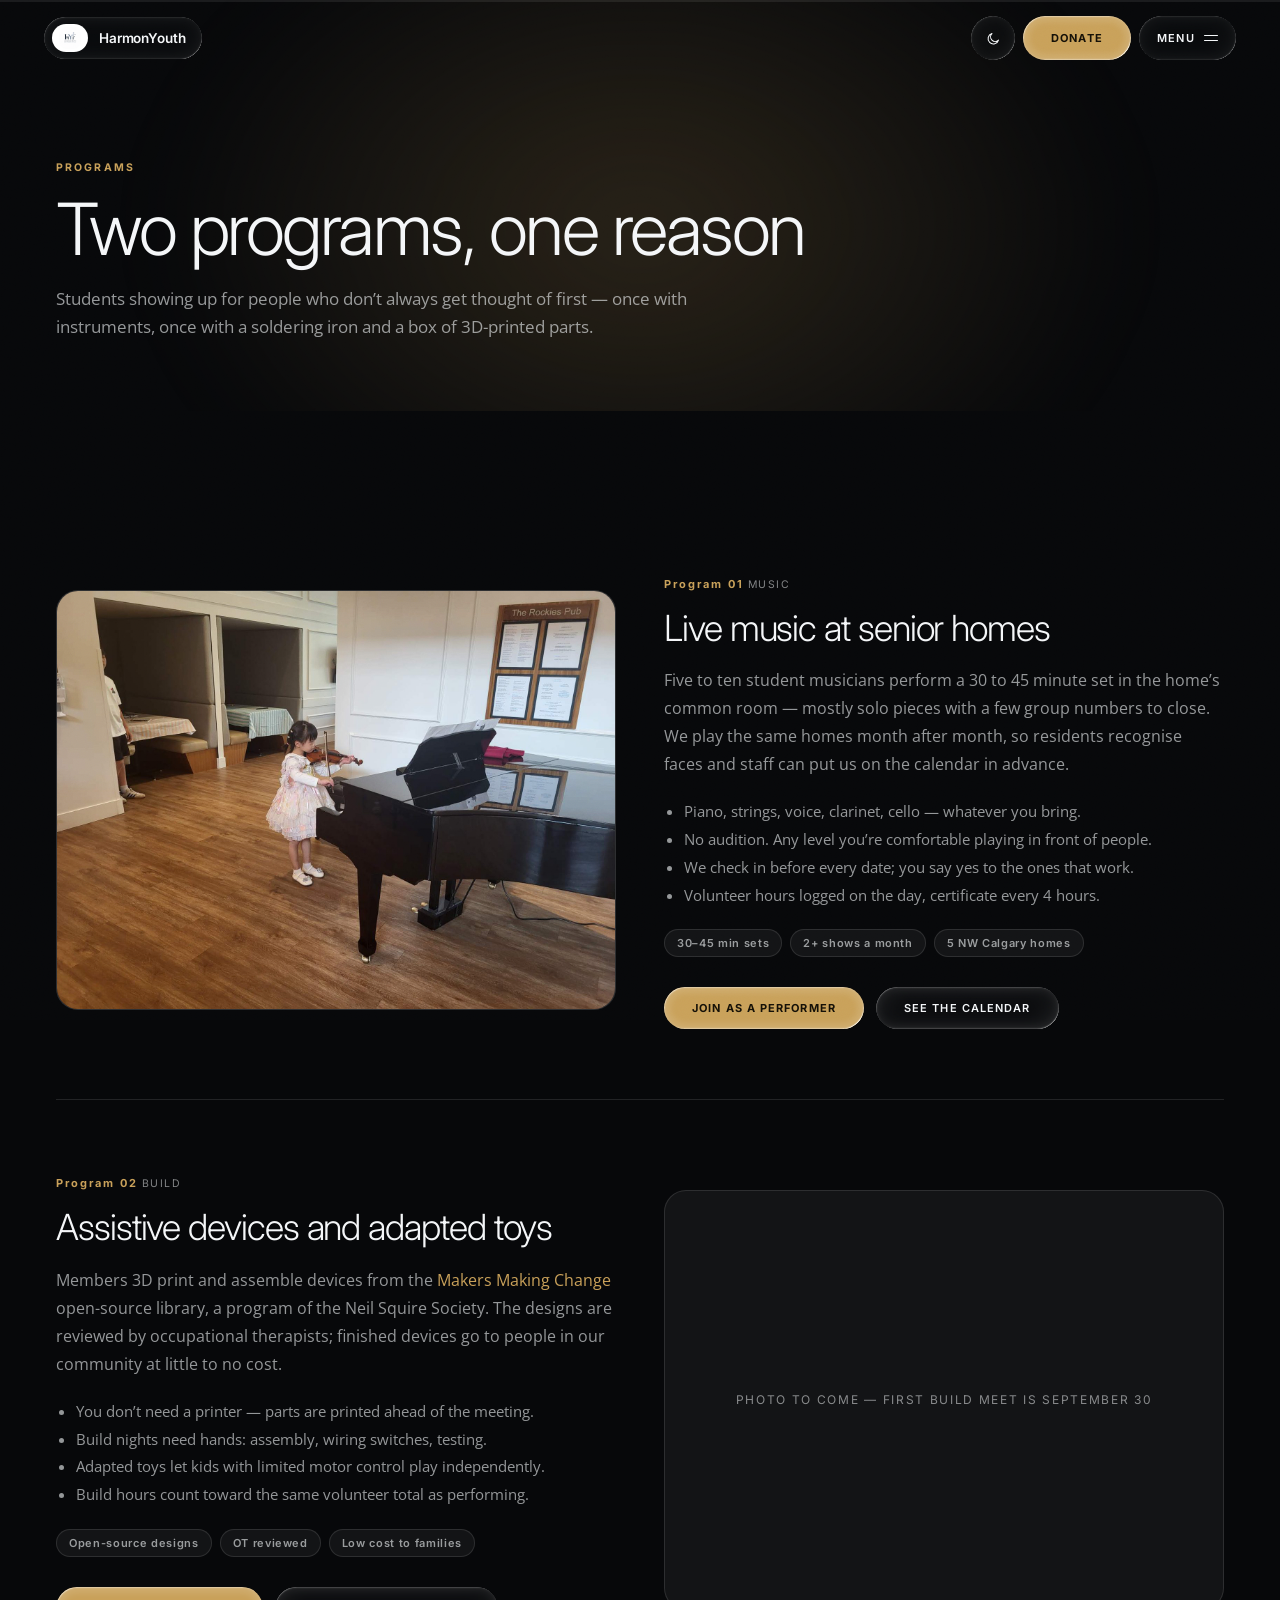
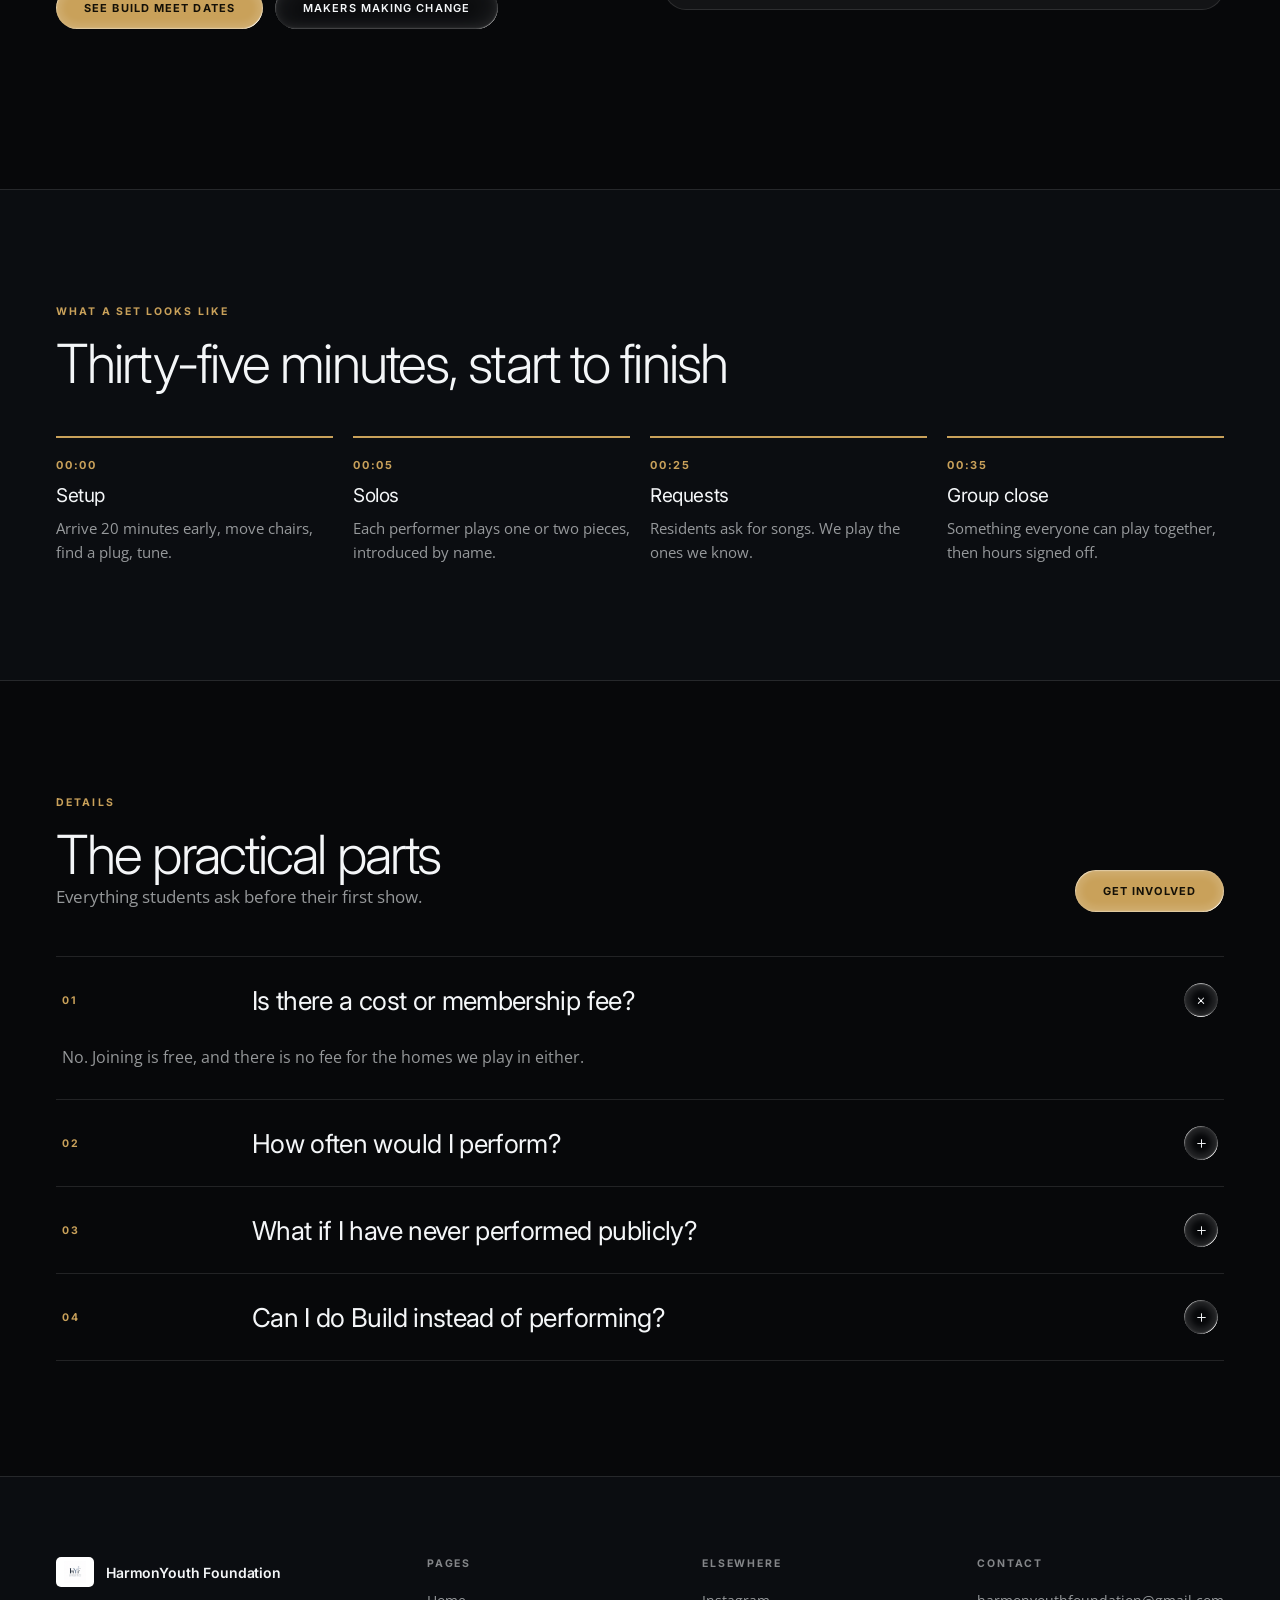
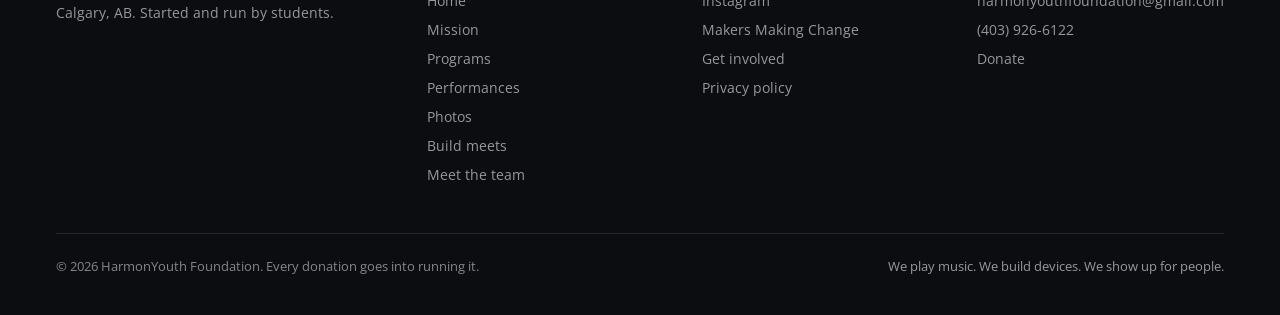
<file: programs.html>
<!DOCTYPE html>
<html lang="en" data-hy-theme="dark">
<head>
<meta charset="utf-8">
<meta name="viewport" content="width=device-width, initial-scale=1">
<title>Programs &mdash; HarmonYouth Foundation</title>
<meta name="description" content="Program 01: live music at Calgary senior homes. Program 02: 3D-printed assistive devices and adapted toys through Makers Making Change.">
<meta property="og:title" content="Programs &mdash; HarmonYouth Foundation">
<meta property="og:description" content="Program 01: live music at Calgary senior homes. Program 02: 3D-printed assistive devices and adapted toys through Makers Making Change.">
<meta property="og:image" content="https://harmonyouthfoundation.com/og-cover.jpg">
<meta property="og:image:width" content="1200">
<meta property="og:image:height" content="630">
<meta property="og:image:alt" content="A student pianist playing for residents at a Calgary senior home">
<link rel="canonical" href="https://harmonyouthfoundation.com/programs">
<meta property="og:url" content="https://harmonyouthfoundation.com/programs">
<meta property="og:type" content="website">
<meta property="og:site_name" content="HarmonYouth Foundation">
<meta property="og:locale" content="en_CA">
<meta name="twitter:card" content="summary_large_image">
<meta name="twitter:title" content="Programs &mdash; HarmonYouth Foundation">
<meta name="twitter:description" content="Program 01: live music at Calgary senior homes. Program 02: 3D-printed assistive devices and adapted toys through Makers Making Change.">
<meta name="twitter:image" content="https://harmonyouthfoundation.com/og-cover.jpg">
<meta name="twitter:image:alt" content="A student pianist playing for residents at a Calgary senior home">
<meta name="theme-color" content="#07080A" media="(prefers-color-scheme: dark)">
<meta name="theme-color" content="#F4F3EF" media="(prefers-color-scheme: light)">
<link rel="icon" href="harmonyouth-logo.png">
<link rel="preconnect" href="https://fonts.googleapis.com">
<link rel="preconnect" href="https://fonts.gstatic.com" crossorigin>
<link href="https://fonts.googleapis.com/css2?family=Inter:wght@300;400;500;600;700&family=Open+Sans:wght@400;500;600&display=swap" rel="stylesheet">
<link rel="stylesheet" href="styles.css?v=15">
<script defer src="site.js?v=15"></script>
</head>
<body data-page="programs.html">
<a class="skip" href="#main">Skip to content</a>
<canvas data-cursor class="hy-cursor" aria-hidden="true"></canvas>
<svg class="hy-filter-defs" aria-hidden="true"><defs><filter id="hy-glass" x="0%" y="0%" width="100%" height="100%" color-interpolation-filters="sRGB"><feTurbulence type="fractalNoise" baseFrequency="0.05 0.05" numOctaves="1" seed="1" result="t"/><feGaussianBlur in="t" stdDeviation="2" result="bt"/><feDisplacementMap in="SourceGraphic" in2="bt" scale="55" xChannelSelector="R" yChannelSelector="B" result="d"/><feGaussianBlur in="d" stdDeviation="3"/></filter></defs></svg>
<div class="hy-grain" aria-hidden="true"></div>
<div class="hy-progress" aria-hidden="true"><i data-progress></i></div>
<header class="site-header">
  <div class="header-inner">
    <a href="index.html" class="brand">
      <span class="ring"></span><span class="blur" data-glass></span>
      <img src="harmonyouth-logo.png" alt="HarmonYouth Foundation" width="256" height="256">
      <span class="word">HarmonYouth</span>
    </a>
    <div class="header-actions">
      <button type="button" data-theme-toggle class="icon-btn" aria-label="Switch colour mode">
        <span class="ring"></span><span class="blur" data-glass></span>
        <span class="ico" data-theme-icon></span>
      </button>
      <a href="donate.html" class="btn btn-accent header-donate"><span class="ring"></span><span class="btn-label">Donate</span></a>
      <div class="menu-wrap">
        <button type="button" data-menu-toggle class="menu-btn" aria-expanded="false" aria-haspopup="true">
          <span class="ring"></span><span class="blur" data-glass></span>
          <span>Menu</span>
          <span class="menu-bars" data-menu-bars><i></i><i></i></span>
        </button>
        <div data-menu-panel class="menu-panel" role="menu">
          <form data-search-form class="menu-search" role="search">
            <svg width="15" height="15" viewBox="0 0 24 24" fill="none"><circle cx="11" cy="11" r="6.5" stroke="currentColor" stroke-width="1.7"/><path d="M16 16l4.5 4.5" stroke="currentColor" stroke-width="1.7" stroke-linecap="round"/></svg>
            <span class="field">
              <input data-search-input type="text" autocomplete="off" aria-label="Search the site">
              <span data-search-ph class="ph"></span>
            </span>
            <kbd>&crarr;</kbd>
          </form>
          <div data-search-result class="search-result"></div>
          <div class="menu-links" role="none"><a href="index.html" data-navlink class="navlink" role="menuitem"><span class="nl-ico"><svg width="14" height="14" viewBox="0 0 24 24" fill="none"><path d="M4 11l8-6.5 8 6.5V20a1 1 0 0 1-1 1h-4v-6H9v6H5a1 1 0 0 1-1-1Z" stroke="currentColor" stroke-width="1.6" stroke-linejoin="round"/></svg></span><span class="nl-label">Home</span><i class="navline"></i></a><a href="mission.html" data-navlink class="navlink" role="menuitem"><span class="nl-ico"><svg width="14" height="14" viewBox="0 0 24 24" fill="none"><path d="M12 20.5S4.5 16 4.5 10.2A4.2 4.2 0 0 1 12 7.6a4.2 4.2 0 0 1 7.5 2.6c0 5.8-7.5 10.3-7.5 10.3Z" stroke="currentColor" stroke-width="1.6" stroke-linejoin="round"/></svg></span><span class="nl-label">Mission</span><i class="navline"></i></a><a href="programs.html" data-navlink class="navlink" role="menuitem"><span class="nl-ico"><svg width="14" height="14" viewBox="0 0 24 24" fill="none"><circle cx="7.5" cy="17.5" r="2.8" stroke="currentColor" stroke-width="1.6"/><circle cx="17" cy="15.5" r="2.8" stroke="currentColor" stroke-width="1.6"/><path d="M10.3 17.5V5l9.5-2v12.5" stroke="currentColor" stroke-width="1.6"/></svg></span><span class="nl-label">Programs</span><i class="navline"></i></a><a href="performances.html" data-navlink class="navlink spread" role="menuitem"><span class="nl-left"><span class="nl-ico"><svg width="14" height="14" viewBox="0 0 24 24" fill="none"><rect x="3.5" y="5" width="17" height="15.5" rx="2" stroke="currentColor" stroke-width="1.6"/><path d="M3.5 9.5h17M8.5 3v4M15.5 3v4" stroke="currentColor" stroke-width="1.6" stroke-linecap="round"/></svg></span><span class="nl-label">Performances</span></span><span class="nl-tag">6 NEXT</span><i class="navline"></i></a><a href="photos.html" data-navlink class="navlink" role="menuitem"><span class="nl-ico"><svg width="14" height="14" viewBox="0 0 24 24" fill="none"><rect x="3.5" y="5" width="17" height="14" rx="2" stroke="currentColor" stroke-width="1.6"/><path d="M6 16l4-4.5 3.5 3.5L16 12l2.5 3" stroke="currentColor" stroke-width="1.6" stroke-linejoin="round"/><circle cx="15" cy="9" r="1.3" fill="currentColor"/></svg></span><span class="nl-label">Photos</span><i class="navline"></i></a><a href="build-meets.html" data-navlink class="navlink" role="menuitem"><span class="nl-ico"><svg width="14" height="14" viewBox="0 0 24 24" fill="none"><path d="M14.7 6.3a3.9 3.9 0 0 0 5 5L15 16l-3.5 3.5a2 2 0 0 1-2.8-2.8L12 13 7.6 8.6a3.9 3.9 0 0 1-1.3-4.4l3 3 2-2-3-3a3.9 3.9 0 0 1 4.4 1.3Z" stroke="currentColor" stroke-width="1.5" stroke-linejoin="round"/></svg></span><span class="nl-label">Build meets</span><i class="navline"></i></a><a href="team.html" data-navlink class="navlink" role="menuitem"><span class="nl-ico"><svg width="14" height="14" viewBox="0 0 24 24" fill="none"><circle cx="9" cy="8.5" r="3" stroke="currentColor" stroke-width="1.6"/><path d="M3.5 19.5c0-3 2.4-5 5.5-5s5.5 2 5.5 5" stroke="currentColor" stroke-width="1.6" stroke-linecap="round"/><path d="M16 6.2a3 3 0 0 1 0 5.6M17.5 19.5c0-2.2-.8-3.9-2.2-5" stroke="currentColor" stroke-width="1.6" stroke-linecap="round"/></svg></span><span class="nl-label">Meet the team</span><i class="navline"></i></a><a href="get-involved.html" data-navlink class="navlink" role="menuitem"><span class="nl-ico"><svg width="14" height="14" viewBox="0 0 24 24" fill="none"><circle cx="9" cy="8" r="3.2" stroke="currentColor" stroke-width="1.6"/><path d="M3.5 20c0-3.3 2.5-5.5 5.5-5.5s5.5 2.2 5.5 5.5M17 6.5v6M14 9.5h6" stroke="currentColor" stroke-width="1.6" stroke-linecap="round"/></svg></span><span class="nl-label">Get involved</span><i class="navline"></i></a><a href="donate.html" data-navlink class="navlink" role="menuitem"><span class="nl-ico"><svg width="14" height="14" viewBox="0 0 24 24" fill="none"><path d="M12 20.5S4 15.5 4 10.5C4 7.5 6 6 8 6c1.6 0 3 1 4 2.4C13 7 14.4 6 16 6c2 0 4 1.5 4 4.5 0 5-8 10-8 10Z" stroke="currentColor" stroke-width="1.6" stroke-linejoin="round"/></svg></span><span class="nl-label">Donate</span><i class="navline"></i></a></div>
          <div class="menu-rule"></div>
          <div class="menu-notes">
            <div class="menu-note">
              <svg width="15" height="15" viewBox="0 0 24 24" fill="none"><circle cx="12" cy="9" r="5.5" stroke="currentColor" stroke-width="1.6"/><path d="M8.6 13.6 7.2 21l4.8-2.8 4.8 2.8-1.4-7.4" stroke="currentColor" stroke-width="1.6" stroke-linejoin="round"/></svg>
              <div><div class="t">Volunteer hours</div><div class="d">A certificate every 4 hours &mdash; performing or building both count.</div></div>
            </div>
            <a href="mailto:harmonyouthfoundation@gmail.com?subject=Volunteer%20Service%20Letter%20Request" class="menu-note">
              <svg width="15" height="15" viewBox="0 0 24 24" fill="none"><rect x="3.5" y="5" width="17" height="14" rx="2" stroke="currentColor" stroke-width="1.6"/><path d="M4 7l8 6 8-6" stroke="currentColor" stroke-width="1.6" stroke-linejoin="round"/></svg>
              <div><div class="t">Volunteer Service Letter Request</div><div class="d">Request one at any performance, or email us &mdash; we write them same week.</div></div>
            </a>
          </div>
          <div class="menu-rule"></div>
          <div class="menu-cta">
            <a href="donate.html" class="btn btn-accent" ><span class="ring"></span><span class="btn-label">Donate</span></a>
            <a href="https://instagram.com/harmonyouthfoundation" target="_blank" rel="noopener" class="menu-ig" aria-label="Instagram">
              <span class="ring"></span><span class="blur" data-glass></span>
              <svg width="16" height="16" viewBox="0 0 24 24" fill="none"><rect x="3" y="3" width="18" height="18" rx="5" stroke="currentColor" stroke-width="1.8"/><circle cx="12" cy="12" r="4" stroke="currentColor" stroke-width="1.8"/><circle cx="17.5" cy="6.5" r="1.1" fill="currentColor"/></svg>
            </a>
          </div>
        </div>
      </div>
    </div>
  </div>
</header>
<main id="main"><section class="page-head">
  <div class="glow" aria-hidden="true"></div>
  <div class="wrap">
    <div class="eyebrow">Programs</div>
    <h1 class="display display-lg">Two programs, one reason</h1>
    <p class="lede">Students showing up for people who don&rsquo;t always get thought of first &mdash; once with instruments, once with a soldering iron and a box of 3D-printed parts.</p>
  </div>
</section>
<section class="sec-tight" id="music"><div class="wrap">
      <h2 class="vh">What we run</h2><div class="program" data-reveal><div class="program-media"><img data-src="scenicgrande-aug21-3.jpg" alt="Students performing at a senior home"></div><div><span class="card-no">Program 01</span> <span class="card-tag">Music</span><h3>Live music at senior homes</h3><p>Five to ten student musicians perform a 30 to 45 minute set in the home&rsquo;s common room &mdash; mostly solo pieces with a few group numbers to close. We play the same homes month after month, so residents recognise faces and staff can put us on the calendar in advance.</p><ul><li>Piano, strings, voice, clarinet, cello &mdash; whatever you bring.</li><li>No audition. Any level you&rsquo;re comfortable playing in front of people.</li><li>We check in before every date; you say yes to the ones that work.</li><li>Volunteer hours logged on the day, certificate every 4 hours.</li></ul><div class="chips"><span class="chip">30&ndash;45 min sets</span><span class="chip">2+ shows a month</span><span class="chip">5 NW Calgary homes</span></div><div class="btn-row"><a href="get-involved.html#perform" class="btn btn-accent" ><span class="ring"></span><span class="btn-label">Join as a performer</span></a> <a href="performances.html" class="btn" ><span class="ring"></span><span class="blur"></span><span class="btn-label">See the calendar</span></a></div></div></div><div class="program" data-reveal id="build"><div><span class="card-no">Program 02</span> <span class="card-tag">Build</span><h3>Assistive devices and adapted toys</h3><p>Members 3D print and assemble devices from the <a href="https://www.makersmakingchange.com/" target="_blank" rel="noopener">Makers Making Change</a> open-source library, a program of the Neil Squire Society. The designs are reviewed by occupational therapists; finished devices go to people in our community at little to no cost.</p><ul><li>You don&rsquo;t need a printer &mdash; parts are printed ahead of the meeting.</li><li>Build nights need hands: assembly, wiring switches, testing.</li><li>Adapted toys let kids with limited motor control play independently.</li><li>Build hours count toward the same volunteer total as performing.</li></ul><div class="chips"><span class="chip">Open-source designs</span><span class="chip">OT reviewed</span><span class="chip">Low cost to families</span></div><div class="btn-row"><a href="build-meets.html" class="btn btn-accent" ><span class="ring"></span><span class="btn-label">See build meet dates</span></a> <a href="https://www.makersmakingchange.com/" class="btn" target=_blank rel=noopener><span class="ring"></span><span class="blur"></span><span class="btn-label">Makers Making Change</span></a></div></div><div class="program-media placeholder">Photo to come &mdash; first build meet is September 30</div></div></div></section><section class="sec sec-alt"><div class="wrap"><div class="sec-head" data-reveal><div class="eyebrow">What a set looks like</div><h2 class="display">Thirty-five minutes, start to finish</h2></div><div class="timeline"><div class="tl" data-reveal><div class="t">00:00</div><h3>Setup</h3><p>Arrive 20 minutes early, move chairs, find a plug, tune.</p></div><div class="tl" data-reveal><div class="t">00:05</div><h3>Solos</h3><p>Each performer plays one or two pieces, introduced by name.</p></div><div class="tl" data-reveal><div class="t">00:25</div><h3>Requests</h3><p>Residents ask for songs. We play the ones we know.</p></div><div class="tl" data-reveal><div class="t">00:35</div><h3>Group close</h3><p>Something everyone can play together, then hours signed off.</p></div></div></div></section><section class="sec"><div class="wrap"><div class="split" data-reveal><div class="sec-head"><div class="eyebrow">Details</div><h2 class="display">The practical parts</h2><p class="lede">Everything students ask before their first show.</p></div><div class="btn-row" style="margin-top:0"><a href="get-involved.html" class="btn btn-accent" ><span class="ring"></span><span class="btn-label">Get involved</span></a></div></div><div class="accordion" data-accordion><div class="acc-item" data-acc-item>
  <button type="button" class="acc-trigger" data-acc-trigger aria-expanded="false">
    <span class="acc-key">01</span>
    <span class="acc-title">Is there a cost or membership fee?</span>
    <span class="acc-icon" data-acc-icon><i class="ring"></i><svg width="13" height="13" viewBox="0 0 24 24" fill="none"><path d="M12 5v14M5 12h14" stroke="currentColor" stroke-width="1.8" stroke-linecap="round"/></svg></span>
  </button>
  <div class="acc-body" data-acc-body><p>No. Joining is free, and there is no fee for the homes we play in either.</p></div>
</div><div class="acc-item" data-acc-item>
  <button type="button" class="acc-trigger" data-acc-trigger aria-expanded="false">
    <span class="acc-key">02</span>
    <span class="acc-title">How often would I perform?</span>
    <span class="acc-icon" data-acc-icon><i class="ring"></i><svg width="13" height="13" viewBox="0 0 24 24" fill="none"><path d="M12 5v14M5 12h14" stroke="currentColor" stroke-width="1.8" stroke-linecap="round"/></svg></span>
  </button>
  <div class="acc-body" data-acc-body><p>As often as you want. Most students on the roster play once every month or two; some do every date.</p></div>
</div><div class="acc-item" data-acc-item>
  <button type="button" class="acc-trigger" data-acc-trigger aria-expanded="false">
    <span class="acc-key">03</span>
    <span class="acc-title">What if I have never performed publicly?</span>
    <span class="acc-icon" data-acc-icon><i class="ring"></i><svg width="13" height="13" viewBox="0 0 24 24" fill="none"><path d="M12 5v14M5 12h14" stroke="currentColor" stroke-width="1.8" stroke-linecap="round"/></svg></span>
  </button>
  <div class="acc-body" data-acc-body><p>That is most people&rsquo;s first show. The audience is warm, the room is small, and nobody is scoring you.</p></div>
</div><div class="acc-item" data-acc-item>
  <button type="button" class="acc-trigger" data-acc-trigger aria-expanded="false">
    <span class="acc-key">04</span>
    <span class="acc-title">Can I do Build instead of performing?</span>
    <span class="acc-icon" data-acc-icon><i class="ring"></i><svg width="13" height="13" viewBox="0 0 24 24" fill="none"><path d="M12 5v14M5 12h14" stroke="currentColor" stroke-width="1.8" stroke-linecap="round"/></svg></span>
  </button>
  <div class="acc-body" data-acc-body><p>Yes &mdash; the two programs are independent, and both earn the same volunteer hours.</p></div>
</div></div></div></section></main><footer class="site-footer">
  <div class="wrap">
    <div class="footer-grid">
      <div>
        <div class="footer-brand"><img src="harmonyouth-logo.png" alt="HarmonYouth Foundation" width="256" height="256"><span>HarmonYouth Foundation</span></div>
        <p class="footer-note">Calgary, AB. Started and run by students.</p>
      </div>
      <div class="footer-col">
        <div class="h">Pages</div>
        <a href="index.html">Home</a><a href="mission.html">Mission</a><a href="programs.html">Programs</a>
        <a href="performances.html">Performances</a><a href="photos.html">Photos</a>
        <a href="build-meets.html">Build meets</a><a href="team.html">Meet the team</a>
      </div>
      <div class="footer-col">
        <div class="h">Elsewhere</div>
        <a href="https://instagram.com/harmonyouthfoundation" target="_blank" rel="noopener">Instagram</a>
        <a href="https://www.makersmakingchange.com/" target="_blank" rel="noopener">Makers Making Change</a>
        <a href="get-involved.html">Get involved</a>
        <a href="privacy.html">Privacy policy</a>
      </div>
      <div class="footer-col">
        <div class="h">Contact</div>
        <a href="mailto:harmonyouthfoundation@gmail.com">harmonyouthfoundation@gmail.com</a>
        <a href="tel:+14039266122">(403) 926-6122</a>
        <a href="donate.html">Donate</a>
      </div>
    </div>
    <div class="footer-bottom">
      <span>&copy; 2026 HarmonYouth Foundation. Every donation goes into running it.</span>
      <span class="slogan">We play music. We build devices. We show up for people.</span>
    </div>
  </div>
</footer>
</body>
</html>
</file>
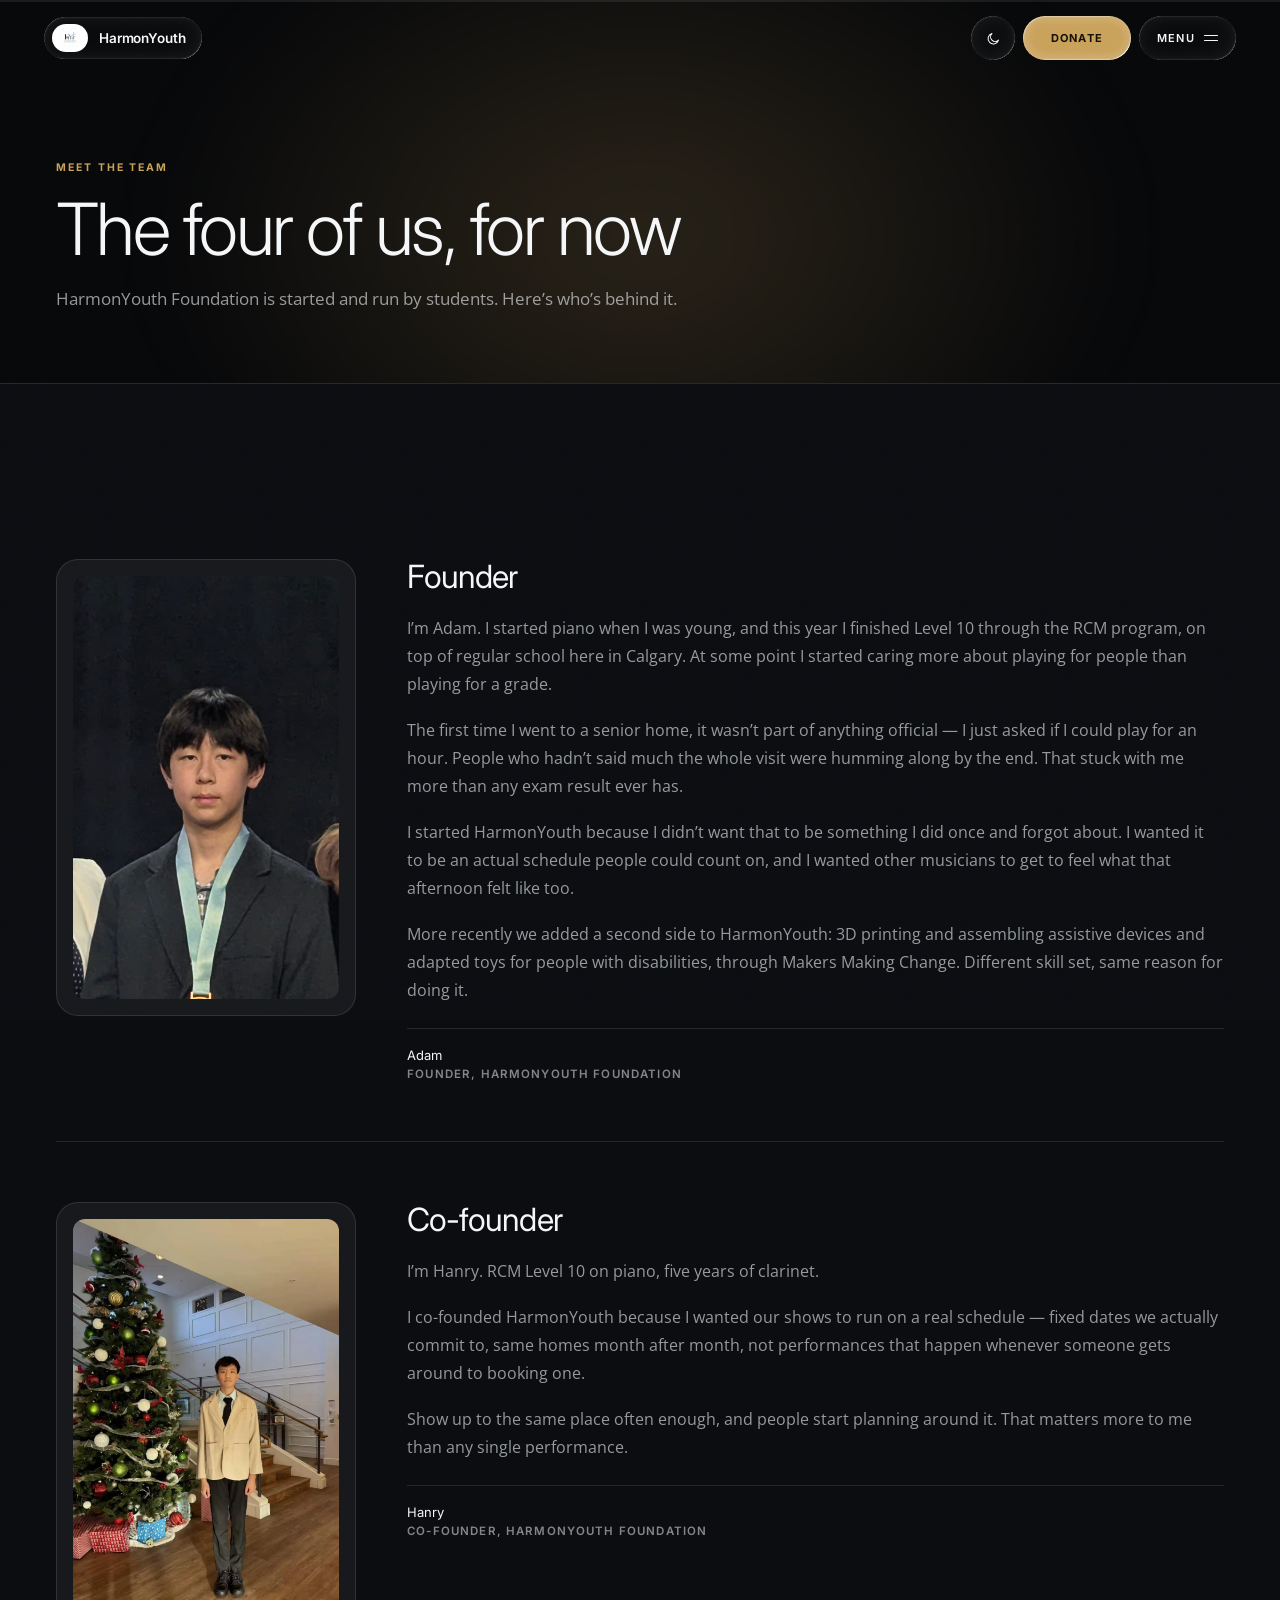
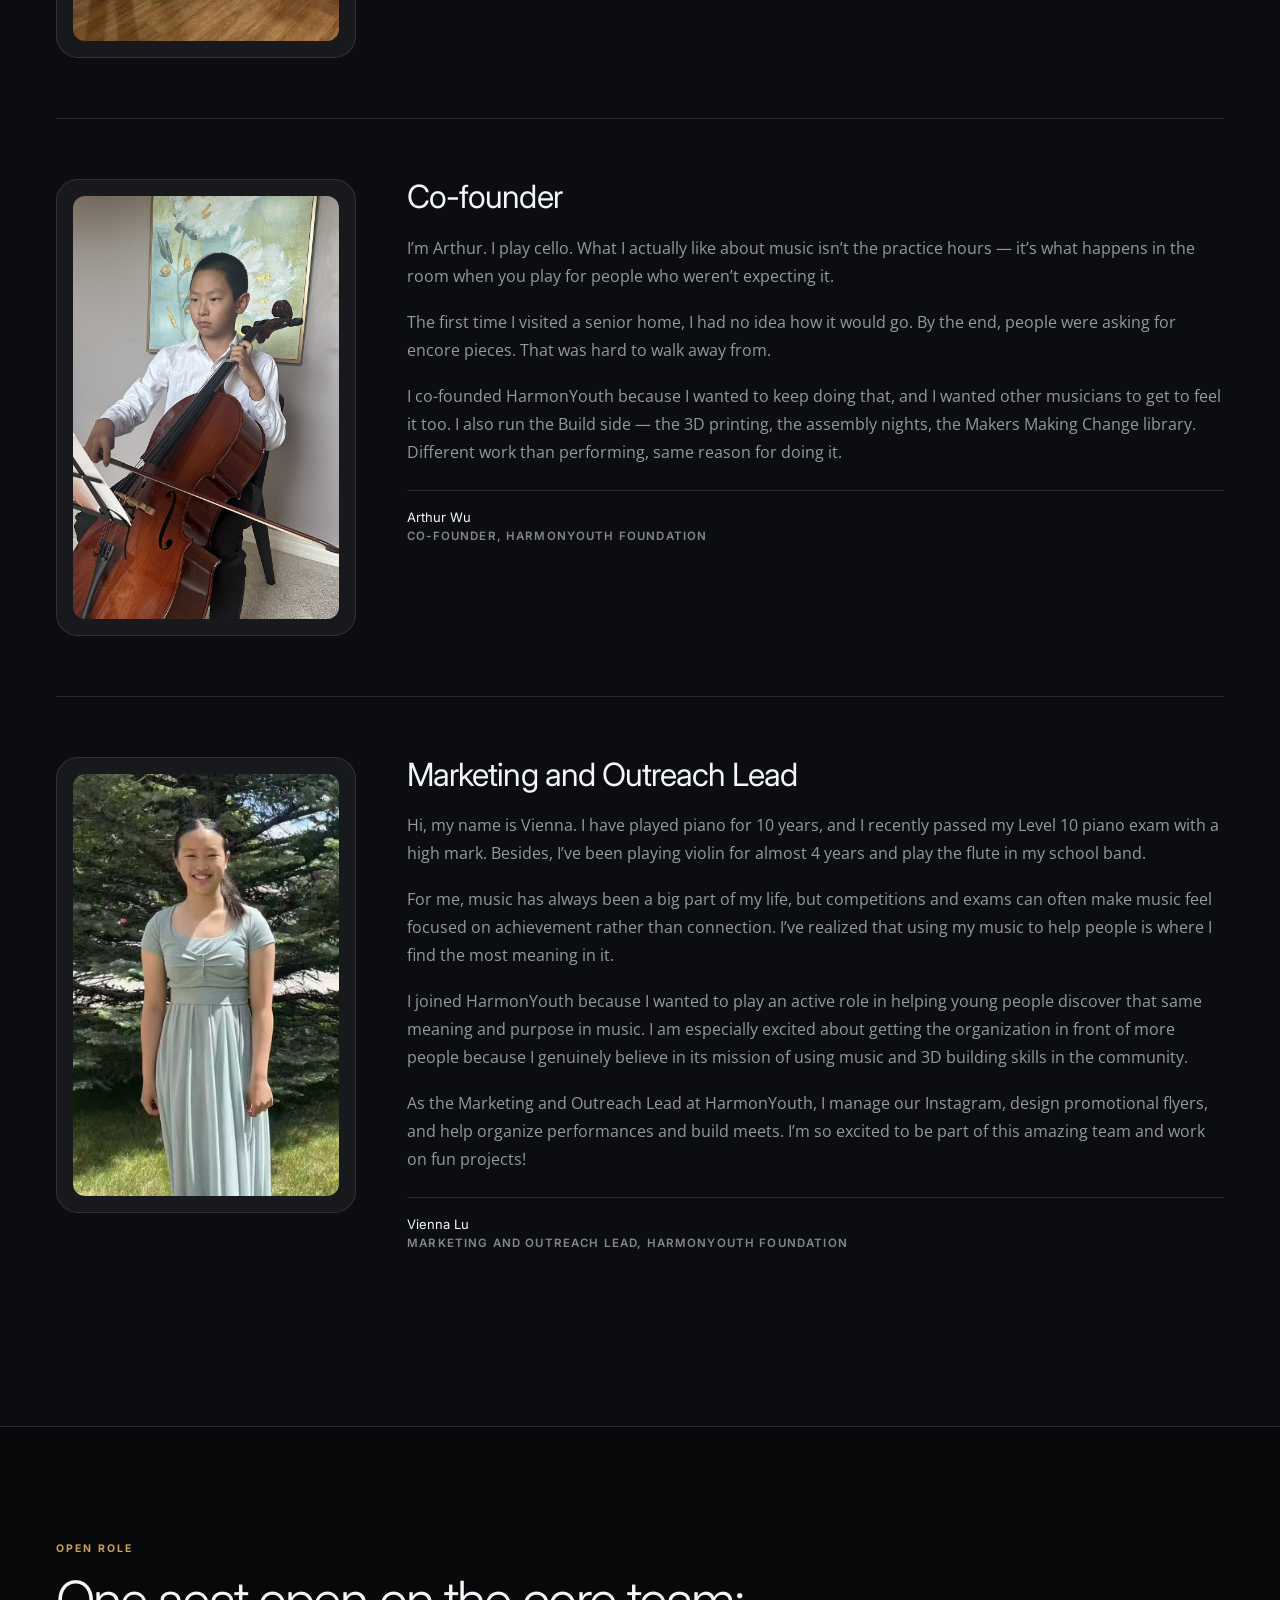
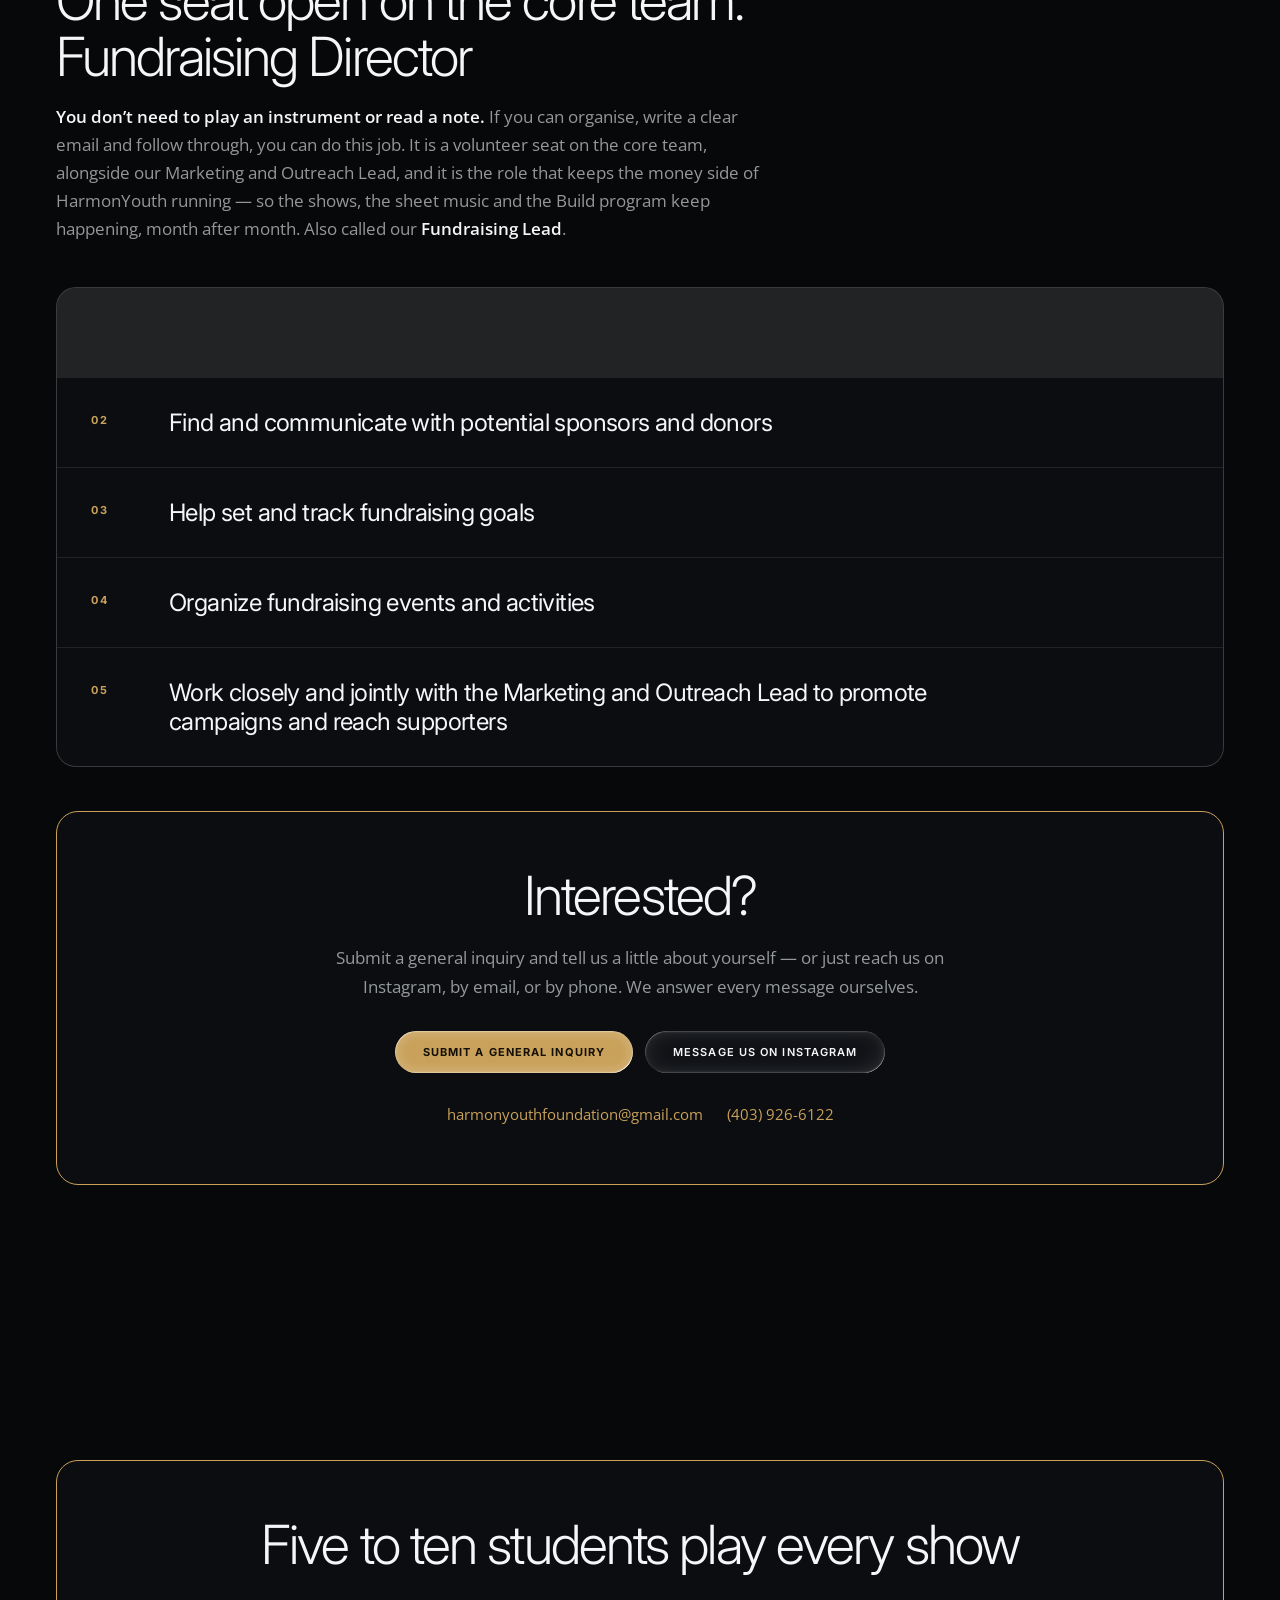
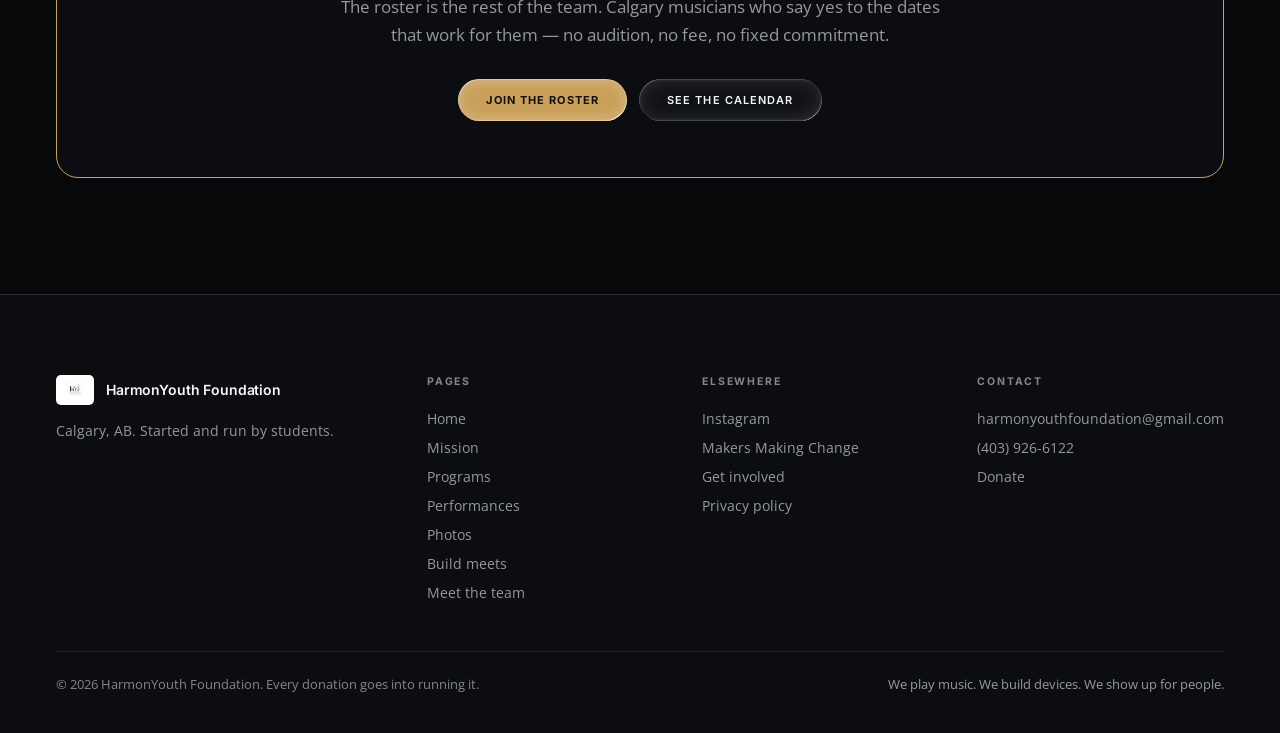
<file: team.html>
<!DOCTYPE html>
<html lang="en" data-hy-theme="dark">
<head>
<meta charset="utf-8">
<meta name="viewport" content="width=device-width, initial-scale=1">
<title>Meet the team &mdash; HarmonYouth Foundation</title>
<meta name="description" content="Adam, Hanry and Arthur founded HarmonYouth Foundation. Vienna Lu runs marketing and outreach.">
<meta property="og:title" content="Meet the team &mdash; HarmonYouth Foundation">
<meta property="og:description" content="Adam, Hanry and Arthur founded HarmonYouth Foundation. Vienna Lu runs marketing and outreach.">
<meta property="og:image" content="https://harmonyouthfoundation.com/og-cover.jpg">
<meta property="og:image:width" content="1200">
<meta property="og:image:height" content="630">
<meta property="og:image:alt" content="A student pianist playing for residents at a Calgary senior home">
<link rel="canonical" href="https://harmonyouthfoundation.com/team">
<meta property="og:url" content="https://harmonyouthfoundation.com/team">
<meta property="og:type" content="website">
<meta property="og:site_name" content="HarmonYouth Foundation">
<meta property="og:locale" content="en_CA">
<meta name="twitter:card" content="summary_large_image">
<meta name="twitter:title" content="Meet the team &mdash; HarmonYouth Foundation">
<meta name="twitter:description" content="Adam, Hanry and Arthur founded HarmonYouth Foundation. Vienna Lu runs marketing and outreach.">
<meta name="twitter:image" content="https://harmonyouthfoundation.com/og-cover.jpg">
<meta name="twitter:image:alt" content="A student pianist playing for residents at a Calgary senior home">
<meta name="theme-color" content="#07080A" media="(prefers-color-scheme: dark)">
<meta name="theme-color" content="#F4F3EF" media="(prefers-color-scheme: light)">
<link rel="icon" href="harmonyouth-logo.png">
<link rel="preconnect" href="https://fonts.googleapis.com">
<link rel="preconnect" href="https://fonts.gstatic.com" crossorigin>
<link href="https://fonts.googleapis.com/css2?family=Inter:wght@300;400;500;600;700&family=Open+Sans:wght@400;500;600&display=swap" rel="stylesheet">
<link rel="stylesheet" href="styles.css?v=15">
<script defer src="site.js?v=15"></script>
</head>
<body data-page="team.html">
<a class="skip" href="#main">Skip to content</a>
<canvas data-cursor class="hy-cursor" aria-hidden="true"></canvas>
<svg class="hy-filter-defs" aria-hidden="true"><defs><filter id="hy-glass" x="0%" y="0%" width="100%" height="100%" color-interpolation-filters="sRGB"><feTurbulence type="fractalNoise" baseFrequency="0.05 0.05" numOctaves="1" seed="1" result="t"/><feGaussianBlur in="t" stdDeviation="2" result="bt"/><feDisplacementMap in="SourceGraphic" in2="bt" scale="55" xChannelSelector="R" yChannelSelector="B" result="d"/><feGaussianBlur in="d" stdDeviation="3"/></filter></defs></svg>
<div class="hy-grain" aria-hidden="true"></div>
<div class="hy-progress" aria-hidden="true"><i data-progress></i></div>
<header class="site-header">
  <div class="header-inner">
    <a href="index.html" class="brand">
      <span class="ring"></span><span class="blur" data-glass></span>
      <img src="harmonyouth-logo.png" alt="HarmonYouth Foundation" width="256" height="256">
      <span class="word">HarmonYouth</span>
    </a>
    <div class="header-actions">
      <button type="button" data-theme-toggle class="icon-btn" aria-label="Switch colour mode">
        <span class="ring"></span><span class="blur" data-glass></span>
        <span class="ico" data-theme-icon></span>
      </button>
      <a href="donate.html" class="btn btn-accent header-donate"><span class="ring"></span><span class="btn-label">Donate</span></a>
      <div class="menu-wrap">
        <button type="button" data-menu-toggle class="menu-btn" aria-expanded="false" aria-haspopup="true">
          <span class="ring"></span><span class="blur" data-glass></span>
          <span>Menu</span>
          <span class="menu-bars" data-menu-bars><i></i><i></i></span>
        </button>
        <div data-menu-panel class="menu-panel" role="menu">
          <form data-search-form class="menu-search" role="search">
            <svg width="15" height="15" viewBox="0 0 24 24" fill="none"><circle cx="11" cy="11" r="6.5" stroke="currentColor" stroke-width="1.7"/><path d="M16 16l4.5 4.5" stroke="currentColor" stroke-width="1.7" stroke-linecap="round"/></svg>
            <span class="field">
              <input data-search-input type="text" autocomplete="off" aria-label="Search the site">
              <span data-search-ph class="ph"></span>
            </span>
            <kbd>&crarr;</kbd>
          </form>
          <div data-search-result class="search-result"></div>
          <div class="menu-links" role="none"><a href="index.html" data-navlink class="navlink" role="menuitem"><span class="nl-ico"><svg width="14" height="14" viewBox="0 0 24 24" fill="none"><path d="M4 11l8-6.5 8 6.5V20a1 1 0 0 1-1 1h-4v-6H9v6H5a1 1 0 0 1-1-1Z" stroke="currentColor" stroke-width="1.6" stroke-linejoin="round"/></svg></span><span class="nl-label">Home</span><i class="navline"></i></a><a href="mission.html" data-navlink class="navlink" role="menuitem"><span class="nl-ico"><svg width="14" height="14" viewBox="0 0 24 24" fill="none"><path d="M12 20.5S4.5 16 4.5 10.2A4.2 4.2 0 0 1 12 7.6a4.2 4.2 0 0 1 7.5 2.6c0 5.8-7.5 10.3-7.5 10.3Z" stroke="currentColor" stroke-width="1.6" stroke-linejoin="round"/></svg></span><span class="nl-label">Mission</span><i class="navline"></i></a><a href="programs.html" data-navlink class="navlink" role="menuitem"><span class="nl-ico"><svg width="14" height="14" viewBox="0 0 24 24" fill="none"><circle cx="7.5" cy="17.5" r="2.8" stroke="currentColor" stroke-width="1.6"/><circle cx="17" cy="15.5" r="2.8" stroke="currentColor" stroke-width="1.6"/><path d="M10.3 17.5V5l9.5-2v12.5" stroke="currentColor" stroke-width="1.6"/></svg></span><span class="nl-label">Programs</span><i class="navline"></i></a><a href="performances.html" data-navlink class="navlink spread" role="menuitem"><span class="nl-left"><span class="nl-ico"><svg width="14" height="14" viewBox="0 0 24 24" fill="none"><rect x="3.5" y="5" width="17" height="15.5" rx="2" stroke="currentColor" stroke-width="1.6"/><path d="M3.5 9.5h17M8.5 3v4M15.5 3v4" stroke="currentColor" stroke-width="1.6" stroke-linecap="round"/></svg></span><span class="nl-label">Performances</span></span><span class="nl-tag">6 NEXT</span><i class="navline"></i></a><a href="photos.html" data-navlink class="navlink" role="menuitem"><span class="nl-ico"><svg width="14" height="14" viewBox="0 0 24 24" fill="none"><rect x="3.5" y="5" width="17" height="14" rx="2" stroke="currentColor" stroke-width="1.6"/><path d="M6 16l4-4.5 3.5 3.5L16 12l2.5 3" stroke="currentColor" stroke-width="1.6" stroke-linejoin="round"/><circle cx="15" cy="9" r="1.3" fill="currentColor"/></svg></span><span class="nl-label">Photos</span><i class="navline"></i></a><a href="build-meets.html" data-navlink class="navlink" role="menuitem"><span class="nl-ico"><svg width="14" height="14" viewBox="0 0 24 24" fill="none"><path d="M14.7 6.3a3.9 3.9 0 0 0 5 5L15 16l-3.5 3.5a2 2 0 0 1-2.8-2.8L12 13 7.6 8.6a3.9 3.9 0 0 1-1.3-4.4l3 3 2-2-3-3a3.9 3.9 0 0 1 4.4 1.3Z" stroke="currentColor" stroke-width="1.5" stroke-linejoin="round"/></svg></span><span class="nl-label">Build meets</span><i class="navline"></i></a><a href="team.html" data-navlink class="navlink" role="menuitem"><span class="nl-ico"><svg width="14" height="14" viewBox="0 0 24 24" fill="none"><circle cx="9" cy="8.5" r="3" stroke="currentColor" stroke-width="1.6"/><path d="M3.5 19.5c0-3 2.4-5 5.5-5s5.5 2 5.5 5" stroke="currentColor" stroke-width="1.6" stroke-linecap="round"/><path d="M16 6.2a3 3 0 0 1 0 5.6M17.5 19.5c0-2.2-.8-3.9-2.2-5" stroke="currentColor" stroke-width="1.6" stroke-linecap="round"/></svg></span><span class="nl-label">Meet the team</span><i class="navline"></i></a><a href="get-involved.html" data-navlink class="navlink" role="menuitem"><span class="nl-ico"><svg width="14" height="14" viewBox="0 0 24 24" fill="none"><circle cx="9" cy="8" r="3.2" stroke="currentColor" stroke-width="1.6"/><path d="M3.5 20c0-3.3 2.5-5.5 5.5-5.5s5.5 2.2 5.5 5.5M17 6.5v6M14 9.5h6" stroke="currentColor" stroke-width="1.6" stroke-linecap="round"/></svg></span><span class="nl-label">Get involved</span><i class="navline"></i></a><a href="donate.html" data-navlink class="navlink" role="menuitem"><span class="nl-ico"><svg width="14" height="14" viewBox="0 0 24 24" fill="none"><path d="M12 20.5S4 15.5 4 10.5C4 7.5 6 6 8 6c1.6 0 3 1 4 2.4C13 7 14.4 6 16 6c2 0 4 1.5 4 4.5 0 5-8 10-8 10Z" stroke="currentColor" stroke-width="1.6" stroke-linejoin="round"/></svg></span><span class="nl-label">Donate</span><i class="navline"></i></a></div>
          <div class="menu-rule"></div>
          <div class="menu-notes">
            <div class="menu-note">
              <svg width="15" height="15" viewBox="0 0 24 24" fill="none"><circle cx="12" cy="9" r="5.5" stroke="currentColor" stroke-width="1.6"/><path d="M8.6 13.6 7.2 21l4.8-2.8 4.8 2.8-1.4-7.4" stroke="currentColor" stroke-width="1.6" stroke-linejoin="round"/></svg>
              <div><div class="t">Volunteer hours</div><div class="d">A certificate every 4 hours &mdash; performing or building both count.</div></div>
            </div>
            <a href="mailto:harmonyouthfoundation@gmail.com?subject=Volunteer%20Service%20Letter%20Request" class="menu-note">
              <svg width="15" height="15" viewBox="0 0 24 24" fill="none"><rect x="3.5" y="5" width="17" height="14" rx="2" stroke="currentColor" stroke-width="1.6"/><path d="M4 7l8 6 8-6" stroke="currentColor" stroke-width="1.6" stroke-linejoin="round"/></svg>
              <div><div class="t">Volunteer Service Letter Request</div><div class="d">Request one at any performance, or email us &mdash; we write them same week.</div></div>
            </a>
          </div>
          <div class="menu-rule"></div>
          <div class="menu-cta">
            <a href="donate.html" class="btn btn-accent" ><span class="ring"></span><span class="btn-label">Donate</span></a>
            <a href="https://instagram.com/harmonyouthfoundation" target="_blank" rel="noopener" class="menu-ig" aria-label="Instagram">
              <span class="ring"></span><span class="blur" data-glass></span>
              <svg width="16" height="16" viewBox="0 0 24 24" fill="none"><rect x="3" y="3" width="18" height="18" rx="5" stroke="currentColor" stroke-width="1.8"/><circle cx="12" cy="12" r="4" stroke="currentColor" stroke-width="1.8"/><circle cx="17.5" cy="6.5" r="1.1" fill="currentColor"/></svg>
            </a>
          </div>
        </div>
      </div>
    </div>
  </div>
</header>
<main id="main"><section class="page-head">
  <div class="glow" aria-hidden="true"></div>
  <div class="wrap">
    <div class="eyebrow">Meet the team</div>
    <h1 class="display display-lg">The four of us, for now</h1>
    <p class="lede">HarmonYouth Foundation is started and run by students. Here&rsquo;s who&rsquo;s behind it.</p>
  </div>
</section>
<section class="sec sec-alt"><div class="wrap">
      <h2 class="vh">Founders and team</h2><section class="founder" data-reveal><div class="founder-photo"><img data-src="adam-founder.jpg" alt="Adam Wu, founder of HarmonYouth Foundation" style="object-position:center 30%"></div><div class="founder-body"><h3 class="founder-role">Founder</h3><p>I&rsquo;m Adam. I started piano when I was young, and this year I finished Level 10 through the RCM program, on top of regular school here in Calgary. At some point I started caring more about playing for people than playing for a grade.</p><p>The first time I went to a senior home, it wasn&rsquo;t part of anything official &mdash; I just asked if I could play for an hour. People who hadn&rsquo;t said much the whole visit were humming along by the end. That stuck with me more than any exam result ever has.</p><p>I started HarmonYouth because I didn&rsquo;t want that to be something I did once and forgot about. I wanted it to be an actual schedule people could count on, and I wanted other musicians to get to feel what that afternoon felt like too.</p><p>More recently we added a second side to HarmonYouth: 3D printing and assembling assistive devices and adapted toys for people with disabilities, through Makers Making Change. Different skill set, same reason for doing it.</p><div class="founder-sig">Adam<span>Founder, HarmonYouth Foundation</span></div></div></section><section class="founder" data-reveal><div class="founder-photo"><img data-src="hanry-cofounder.jpg?v=12" alt="Hanry, co-founder of HarmonYouth Foundation" style="object-position:center 18%"></div><div class="founder-body"><h3 class="founder-role">Co-founder</h3><p>I&rsquo;m Hanry. RCM Level 10 on piano, five years of clarinet.</p><p>I co-founded HarmonYouth because I wanted our shows to run on a real schedule &mdash; fixed dates we actually commit to, same homes month after month, not performances that happen whenever someone gets around to booking one.</p><p>Show up to the same place often enough, and people start planning around it. That matters more to me than any single performance.</p><div class="founder-sig">Hanry<span>Co-Founder, HarmonYouth Foundation</span></div></div></section><section class="founder" data-reveal><div class="founder-photo"><img data-src="arthur-cofounder.jpg" alt="Arthur Wu, co-founder of HarmonYouth Foundation" style="object-position:center 22%"></div><div class="founder-body"><h3 class="founder-role">Co-founder</h3><p>I&rsquo;m Arthur. I play cello. What I actually like about music isn&rsquo;t the practice hours &mdash; it&rsquo;s what happens in the room when you play for people who weren&rsquo;t expecting it.</p><p>The first time I visited a senior home, I had no idea how it would go. By the end, people were asking for encore pieces. That was hard to walk away from.</p><p>I co-founded HarmonYouth because I wanted to keep doing that, and I wanted other musicians to get to feel it too. I also run the Build side &mdash; the 3D printing, the assembly nights, the Makers Making Change library. Different work than performing, same reason for doing it.</p><div class="founder-sig">Arthur Wu<span>Co-Founder, HarmonYouth Foundation</span></div></div></section><section class="founder" data-reveal><div class="founder-photo"><img data-src="vienna-marketing.jpg" alt="Vienna Lu, Marketing and Outreach Lead at HarmonYouth Foundation"></div><div class="founder-body"><h3 class="founder-role">Marketing and Outreach Lead</h3><p>Hi, my name is Vienna. I have played piano for 10 years, and I recently passed my Level 10 piano exam with a high mark. Besides, I&rsquo;ve been playing violin for almost 4 years and play the flute in my school band.</p><p>For me, music has always been a big part of my life, but competitions and exams can often make music feel focused on achievement rather than connection. I&rsquo;ve realized that using my music to help people is where I find the most meaning in it.</p><p>I joined HarmonYouth because I wanted to play an active role in helping young people discover that same meaning and purpose in music. I am especially excited about getting the organization in front of more people because I genuinely believe in its mission of using music and 3D building skills in the community.</p><p>As the Marketing and Outreach Lead at HarmonYouth, I manage our Instagram, design promotional flyers, and help organize performances and build meets. I&rsquo;m so excited to be part of this amazing team and work on fun projects!</p><div class="founder-sig">Vienna Lu<span>Marketing and Outreach Lead, HarmonYouth Foundation</span></div></div></section></div></section><section id="recruiting" class="sec">
  <div class="wrap">
    <div class="sec-head" data-reveal>
      <div class="eyebrow">Open role</div>
      <h2 class="display">One seat open on the core team: Fundraising Director</h2>
      <p class="lede"><strong style="color:var(--text);font-weight:600">You don&rsquo;t need to play an instrument or read a note.</strong> If you can organise, write a clear email and follow through, you can do this job. It is a volunteer seat on the core team, alongside our Marketing and Outreach Lead, and it is the role that keeps the money side of HarmonYouth running &mdash; so the shows, the sheet music and the Build program keep happening, month after month. Also called our <strong style="color:var(--text);font-weight:600">Fundraising Lead</strong>.</p>
    </div>
    <div class="numbered">
      <div class="row" data-reveal><div class="no">01</div><div class="prose"><h3>Plan and organize fundraising campaigns and initiatives</h3></div></div>
      <div class="row" data-reveal><div class="no">02</div><div class="prose"><h3>Find and communicate with potential sponsors and donors</h3></div></div>
      <div class="row" data-reveal><div class="no">03</div><div class="prose"><h3>Help set and track fundraising goals</h3></div></div>
      <div class="row" data-reveal><div class="no">04</div><div class="prose"><h3>Organize fundraising events and activities</h3></div></div>
      <div class="row" data-reveal><div class="no">05</div><div class="prose"><h3>Work closely and jointly with the Marketing and Outreach Lead to promote campaigns and reach supporters</h3></div></div>
    </div>
    <div class="callout" data-reveal>
      <h2 class="display" style="margin-top:0">Interested?</h2>
      <p>Submit a general inquiry and tell us a little about yourself &mdash; or just reach us on Instagram, by email, or by phone. We answer every message ourselves.</p>
      <div class="btn-row" style="justify-content:center"><a href="get-involved.html#other" class="btn btn-accent" ><span class="ring"></span><span class="btn-label">Submit a general inquiry</span></a> <a href="https://instagram.com/harmonyouthfoundation" class="btn" target="_blank" rel="noopener"><span class="ring"></span><span class="blur"></span><span class="btn-label">Message us on Instagram</span></a></div>
      <div class="contact-inline" style="justify-content:center"><a href="mailto:harmonyouthfoundation@gmail.com">harmonyouthfoundation@gmail.com</a><a href="tel:+14039266122">(403) 926-6122</a></div>
    </div>
  </div>
</section><section class="sec"><div class="wrap"><div class="callout" data-reveal><h2 class="display" style="margin-top:0">Five to ten students play every show</h2><p>The roster is the rest of the team. Calgary musicians who say yes to the dates that work for them &mdash; no audition, no fee, no fixed commitment.</p><div class="btn-row" style="justify-content:center"><a href="get-involved.html#perform" class="btn btn-accent" ><span class="ring"></span><span class="btn-label">Join the roster</span></a> <a href="performances.html" class="btn" ><span class="ring"></span><span class="blur"></span><span class="btn-label">See the calendar</span></a></div></div></div></section></main><footer class="site-footer">
  <div class="wrap">
    <div class="footer-grid">
      <div>
        <div class="footer-brand"><img src="harmonyouth-logo.png" alt="HarmonYouth Foundation" width="256" height="256"><span>HarmonYouth Foundation</span></div>
        <p class="footer-note">Calgary, AB. Started and run by students.</p>
      </div>
      <div class="footer-col">
        <div class="h">Pages</div>
        <a href="index.html">Home</a><a href="mission.html">Mission</a><a href="programs.html">Programs</a>
        <a href="performances.html">Performances</a><a href="photos.html">Photos</a>
        <a href="build-meets.html">Build meets</a><a href="team.html">Meet the team</a>
      </div>
      <div class="footer-col">
        <div class="h">Elsewhere</div>
        <a href="https://instagram.com/harmonyouthfoundation" target="_blank" rel="noopener">Instagram</a>
        <a href="https://www.makersmakingchange.com/" target="_blank" rel="noopener">Makers Making Change</a>
        <a href="get-involved.html">Get involved</a>
        <a href="privacy.html">Privacy policy</a>
      </div>
      <div class="footer-col">
        <div class="h">Contact</div>
        <a href="mailto:harmonyouthfoundation@gmail.com">harmonyouthfoundation@gmail.com</a>
        <a href="tel:+14039266122">(403) 926-6122</a>
        <a href="donate.html">Donate</a>
      </div>
    </div>
    <div class="footer-bottom">
      <span>&copy; 2026 HarmonYouth Foundation. Every donation goes into running it.</span>
      <span class="slogan">We play music. We build devices. We show up for people.</span>
    </div>
  </div>
</footer>
</body>
</html>
</file>
<file: styles.css>
/* ==========================================================================
   HarmonYouth Foundation — liquid glass design system
   Ported from the Claude Design mockups (HarmonYouth Homepage v3 et al).
   Tokens live in :root and [data-hy-theme="light"] — change a colour once here
   and every page follows.
   ========================================================================== */

:root{
  --bg:#07080A; --bg2:#0B0D11;
  --panel:rgba(255,255,255,.05); --panel2:rgba(255,255,255,.08);
  --line:rgba(255,255,255,.11);
  --text:#F4F6F8; --muted:rgba(244,246,248,.60); --faint:rgba(244,246,248,.52);
  --accent:#C9A15A; --accent-soft:#E8C87A; --ink:#141007;
  --glass:0 0 8px rgba(0,0,0,.03),0 2px 6px rgba(0,0,0,.08),
          inset 3px 3px .5px -3.5px rgba(255,255,255,.09),
          inset -3px -3px .5px -3.5px rgba(255,255,255,.85),
          inset 1px 1px 1px -.5px rgba(255,255,255,.6),
          inset -1px -1px 1px -.5px rgba(255,255,255,.6),
          inset 0 0 6px 6px rgba(255,255,255,.12),
          inset 0 0 2px 2px rgba(255,255,255,.06),
          0 0 12px rgba(0,0,0,.15);
  --shade:rgba(7,8,10,.66);
  --pop:0 24px 60px -20px rgba(0,0,0,.8);
  --ease:cubic-bezier(.22,.9,.35,1);
}
[data-hy-theme="light"]{
  --bg:#F4F3EF; --bg2:#FBFAF7;
  --panel:rgba(20,22,26,.04); --panel2:rgba(20,22,26,.07);
  --line:rgba(20,22,26,.13);
  --text:#15171B; --muted:rgba(21,23,27,.66); --faint:rgba(21,23,27,.60);
  --accent:#8A6520; --accent-soft:#6B4E16; --ink:#FFFFFF;
  --glass:0 0 6px rgba(0,0,0,.03),0 2px 6px rgba(0,0,0,.08),
          inset 3px 3px .5px -3px rgba(0,0,0,.18),
          inset -3px -3px .5px -3px rgba(0,0,0,.16),
          inset 1px 1px 1px -.5px rgba(0,0,0,.1),
          inset -1px -1px 1px -.5px rgba(0,0,0,.1),
          inset 0 0 6px 6px rgba(255,255,255,.5),
          inset 0 0 2px 2px rgba(255,255,255,.3),
          0 0 12px rgba(255,255,255,.4);
  --shade:rgba(244,243,239,.7);
  --pop:0 24px 60px -22px rgba(20,22,26,.35);
}

*{box-sizing:border-box}
html{scroll-behavior:smooth}
body{
  margin:0;background:var(--bg);color:var(--text);
  font-family:'Open Sans',-apple-system,BlinkMacSystemFont,'Segoe UI',sans-serif;
  -webkit-font-smoothing:antialiased;overflow-x:hidden;
  transition:background .5s ease,color .5s ease;
}
a{color:var(--accent);text-decoration:none}
a:hover{color:var(--text)}
img{max-width:100%}
button{font-family:'Inter',-apple-system,BlinkMacSystemFont,sans-serif}
input,select,textarea{font-family:'Open Sans',sans-serif}
::selection{background:var(--accent);color:var(--ink)}
h1,h2,h3,h4{font-family:'Inter',-apple-system,BlinkMacSystemFont,sans-serif;margin:0}
p{margin:0}

@keyframes hyGrain{0%,100%{transform:translate(0,0)}25%{transform:translate(-14px,9px)}50%{transform:translate(11px,-12px)}75%{transform:translate(-8px,-6px)}}
@keyframes hyBob{0%,100%{transform:translateY(0)}50%{transform:translateY(5px)}}

/* ---------- fixed page furniture ---------- */
.hy-cursor{position:fixed;inset:0;width:100%;height:100%;z-index:45;pointer-events:none;mix-blend-mode:screen;opacity:.7}
.hy-grain{position:fixed;inset:-120px;pointer-events:none;z-index:60;opacity:.05;mix-blend-mode:overlay;
  background-image:url("data:image/svg+xml;utf8,<svg xmlns='http://www.w3.org/2000/svg' width='160' height='160'><filter id='n'><feTurbulence type='fractalNoise' baseFrequency='0.85' numOctaves='3'/></filter><rect width='160' height='160' filter='url(%23n)'/></svg>");
  animation:hyGrain 700ms steps(4) infinite}
.hy-progress{position:fixed;top:0;left:0;right:0;height:2px;z-index:70;background:var(--panel2)}
.hy-progress i{display:block;height:100%;width:0;background:linear-gradient(90deg,var(--accent),var(--accent-soft))}
.hy-filter-defs{position:absolute;width:0;height:0}

/* ---------- glass primitives ---------- */
.ring{position:absolute;inset:0;border-radius:inherit;box-shadow:var(--glass);pointer-events:none}
.blur{position:absolute;inset:0;border-radius:inherit;backdrop-filter:blur(10px);-webkit-backdrop-filter:blur(10px)}
/* Header glass needs a TINT, not just blur. Blur alone samples whatever is
   behind it, so near-white header text over near-white content disappears.
   That became reachable on Sep 10, 2026, when the homepage gained a full-bleed
   near-white piano illustration that scrolls under the fixed header (17.x /
   section 18). Dark theme only: in light theme the header text is already dark,
   and .over-hero forces white text over the dark hero photo, so a light tint
   there would break the case it currently handles correctly. */
.site-header .blur{background:rgba(7,8,10,.5)}
[data-hy-theme="light"] .site-header .blur{background:transparent}

/* ---------- header ---------- */
.site-header{position:fixed;top:2px;left:0;right:0;z-index:59}
/* the header is fixed, so in-page anchors must clear it */
main section[id],main [id][data-reveal]{scroll-margin-top:96px}
.header-inner{display:flex;align-items:center;justify-content:space-between;gap:16px;padding:14px clamp(14px,4vw,44px)}
.brand{position:relative;display:inline-flex;align-items:center;gap:11px;padding:7px 16px 7px 8px;border-radius:999px;color:var(--text);overflow:hidden}
.brand img{position:relative;height:28px;width:auto;display:block;background:#fff;padding:3px 7px;border-radius:999px}
.brand span.word{position:relative;font-family:'Inter',sans-serif;font-weight:600;font-size:13.5px;letter-spacing:-.01em;white-space:nowrap}
.header-actions{display:flex;align-items:center;gap:8px}
.icon-btn{position:relative;display:inline-flex;align-items:center;justify-content:center;width:44px;height:44px;border:none;border-radius:999px;background:transparent;color:var(--text);cursor:pointer;overflow:hidden;transition:transform .25s var(--ease)}
.icon-btn:hover{transform:scale(1.06)}
.icon-btn .ico{position:relative;display:grid;place-items:center;width:15px;height:15px}
.header-donate{padding:11px 20px;font-size:11px;min-height:44px}
@media(max-width:560px){
  .brand span.word{display:none}
  .header-donate{padding:11px 16px}
  .header-inner{gap:8px}
}
/* quiet secondary CTA — keeps one dominant action above the fold */
.btn-ghost{padding:14px 8px;background:transparent;font-weight:500;opacity:.82}
.btn-ghost .ring,.btn-ghost .blur{display:none}
.btn-ghost .btn-label{text-decoration:underline;text-underline-offset:5px;text-decoration-thickness:1px;text-decoration-color:currentColor}
.btn-ghost:hover{opacity:1;transform:none}
.menu-wrap{position:relative}
.menu-btn{position:relative;display:inline-flex;align-items:center;min-height:44px;gap:9px;padding:11px 18px;border:none;border-radius:999px;background:transparent;color:var(--text);font-size:11px;font-weight:600;letter-spacing:.12em;text-transform:uppercase;cursor:pointer;overflow:hidden;transition:transform .25s var(--ease)}
.menu-btn:hover{transform:scale(1.04)}
.menu-btn > span:not(.ring):not(.blur){position:relative}
.menu-bars{display:grid;gap:3.5px;width:14px}
.menu-bars i{display:block;height:1.4px;border-radius:2px;background:currentColor;transition:transform .3s ease}

/* ---------- dropdown menu ---------- */
.menu-panel{position:absolute;top:calc(100% + 10px);right:0;width:min(94vw,344px);max-height:calc(100vh - 96px);overflow-y:auto;overscroll-behavior:contain;
  transform-origin:top right;opacity:0;transform:scale(.94) translateY(-6px);pointer-events:none;
  transition:opacity .26s ease,transform .3s var(--ease);
  border-radius:20px;padding:8px;background:var(--shade);
  backdrop-filter:blur(26px);-webkit-backdrop-filter:blur(26px);
  box-shadow:var(--glass),var(--pop);z-index:2}
.menu-panel.open{opacity:1;transform:scale(1) translateY(0);pointer-events:auto}
.menu-search{position:relative;display:flex;align-items:center;gap:9px;padding:11px 12px;margin:2px 2px 8px;border-radius:14px;background:var(--panel);border:1px solid var(--line)}
.menu-search svg{flex:0 0 auto;color:var(--faint)}
.menu-search .field{position:relative;flex:1 1 auto;min-width:0}
.menu-search input{width:100%;min-height:24px;padding:0;border:none;background:transparent;color:var(--text);font-size:14px;outline:none}
.menu-search .ph{position:absolute;left:0;top:50%;transform:translateY(-50%);pointer-events:none;font-size:14px;color:var(--faint);white-space:nowrap;transition:opacity .35s ease,transform .35s ease}
.menu-search kbd{flex:0 0 auto;padding:3px 6px;border-radius:6px;border:1px solid var(--line);font-family:'Inter',sans-serif;font-size:10px;color:var(--faint)}
.search-result{display:none;margin:0 6px 8px;font-size:12.5px;color:var(--muted)}
.menu-links{display:grid;gap:2px}
.navlink{position:relative;display:flex;align-items:center;gap:12px;padding:10px 12px;border-radius:12px;color:var(--text);transition:background .25s ease,color .25s ease}
.navlink.spread{justify-content:space-between}
.navlink .nl-ico{display:grid;place-items:center;width:30px;height:30px;flex:0 0 auto;border-radius:9px;border:1px solid var(--line);background:var(--panel);color:var(--accent)}
.navlink .nl-label{font-size:14.5px;font-weight:500}
.navlink .nl-left{display:flex;align-items:center;gap:12px}
.navlink .nl-tag{padding:3px 8px;border-radius:999px;border:1px solid var(--line);font-family:'Inter',sans-serif;font-size:10px;font-weight:700;letter-spacing:.08em;color:var(--accent)}
.navline{position:absolute;left:54px;right:12px;bottom:6px;height:1.5px;background:var(--accent);transform:scaleX(0);transform-origin:left;transition:transform .3s var(--ease)}
.navlink:hover{background:var(--panel2);color:var(--accent)}
.navlink:hover .navline{transform:scaleX(1)}
.navlink[aria-current="page"]{background:var(--panel);color:var(--accent)}
.navlink[aria-current="page"] .navline{transform:scaleX(1)}
.menu-rule{height:1px;margin:8px 6px;background:var(--line)}
.menu-notes{display:grid;gap:6px;padding:0 4px}
.menu-note{display:flex;align-items:flex-start;gap:11px;padding:10px;border-radius:12px;background:var(--panel);color:var(--text)}
.menu-note svg{flex:0 0 auto;margin-top:2px;color:var(--accent)}
.menu-note .t{font-family:'Inter',sans-serif;font-size:12.5px;font-weight:600}
.menu-note .d{margin-top:3px;font-size:12.5px;line-height:1.55;color:var(--muted)}
a.menu-note:hover{background:var(--panel2)}
.menu-cta{display:flex;gap:8px;padding:0 4px 4px}
.menu-cta .btn{flex:1 1 auto}
.menu-ig{position:relative;display:inline-grid;place-items:center;width:46px;height:46px;flex:0 0 auto;border-radius:999px;color:var(--text);overflow:hidden;transition:transform .25s var(--ease)}
.menu-ig:hover{transform:scale(1.04)}
.menu-ig svg{position:relative}

/* ---------- buttons ---------- */
.btn{position:relative;display:inline-flex;align-items:center;justify-content:center;gap:8px;padding:14px 28px;border:none;border-radius:999px;
  font-family:'Inter',sans-serif;font-size:11px;font-weight:600;letter-spacing:.1em;text-transform:uppercase;
  color:var(--text);background:transparent;cursor:pointer;overflow:hidden;transition:transform .25s var(--ease),color .25s ease}
.btn:hover{transform:scale(1.04);color:var(--text)}
.btn > *:not(.ring):not(.blur){position:relative}
.btn-accent{background:var(--accent);color:var(--ink);font-weight:700}
.btn-accent:hover{color:var(--ink)}
.btn-sm{padding:11px 20px;font-size:10.5px}
.btn-row{display:flex;flex-wrap:wrap;gap:12px;margin-top:30px}

/* ---------- layout ---------- */
.wrap{max-width:1200px;margin:0 auto}
.wrap-narrow{max-width:900px;margin:0 auto}
section{position:relative}
.sec{padding:clamp(64px,9vw,120px) clamp(16px,5vw,56px)}
.sec-tight{padding:clamp(48px,7vw,90px) clamp(16px,5vw,56px)}
.sec-alt{background:var(--bg2);border-top:1px solid var(--line);border-bottom:1px solid var(--line)}
.sec-line{border-bottom:1px solid var(--line)}
.eyebrow{font-family:'Inter',sans-serif;font-size:10.5px;letter-spacing:.2em;text-transform:uppercase;color:var(--accent);font-weight:700}
.eyebrow-faint{color:var(--faint);letter-spacing:.18em}
.display{font-family:'Inter',sans-serif;font-weight:300;font-size:clamp(30px,4.4vw,54px);line-height:1.04;letter-spacing:-.035em;margin:18px 0 0}
.display-lg{font-size:clamp(36px,6vw,72px)}
.lede{margin:18px 0 0;font-size:16.5px;line-height:1.7;color:var(--muted);max-width:720px}
.sec-head{max-width:780px}
.glow{position:absolute;left:50%;top:-30%;width:1000px;height:700px;transform:translateX(-50%);pointer-events:none;
  background:radial-gradient(ellipse at center,rgba(201,161,90,.18) 0%,transparent 70%);filter:blur(40px)}

/* page header (inner pages) */
.page-head{padding:calc(clamp(64px,9vw,120px) + 46px) clamp(16px,5vw,56px) clamp(40px,6vw,70px);overflow:hidden}
.page-head .wrap{position:relative}

/* ---------- stat strip ---------- */
.stat-strip{margin-top:44px;display:grid;grid-template-columns:repeat(auto-fit,minmax(210px,1fr));gap:1px;background:var(--line);border:1px solid var(--line);border-radius:20px;overflow:hidden}
.stat{background:var(--bg2);padding:30px 26px}
.stat .k{font-family:'Inter',sans-serif;font-size:10.5px;letter-spacing:.18em;text-transform:uppercase;color:var(--faint);font-weight:700}
.stat .v{margin-top:16px;font-family:'Inter',sans-serif;font-size:clamp(34px,4vw,48px);font-weight:300;letter-spacing:-.03em;line-height:1}
.split{display:flex;flex-wrap:wrap;align-items:flex-end;justify-content:space-between;gap:26px}
.split p{margin:0;max-width:560px;font-size:17px;line-height:1.7;color:var(--muted)}

/* ---------- cards ---------- */
.card-grid{margin-top:48px;display:grid;grid-template-columns:repeat(auto-fit,minmax(280px,1fr));gap:20px}
.card{border:1px solid var(--line);border-radius:20px;overflow:hidden;background:var(--bg2)}
.card-top{padding:26px 26px 0;display:flex;align-items:center;justify-content:space-between}
.card-no{font-family:'Inter',sans-serif;font-size:11px;letter-spacing:.18em;color:var(--accent);font-weight:700}
.card-tag{font-family:'Inter',sans-serif;font-size:10.5px;letter-spacing:.14em;text-transform:uppercase;color:var(--faint)}
.card h3{margin:18px 26px 0;font-size:24px;font-weight:400;letter-spacing:-.025em;line-height:1.15}
.card p{margin:12px 26px 24px;font-size:15px;line-height:1.7;color:var(--muted)}
.card-photo{aspect-ratio:16/10;overflow:hidden;background:var(--panel)}
.card-photo img{width:100%;height:100%;object-fit:cover;display:block}

/* ---------- accordion ---------- */
.accordion{margin-top:44px;border-top:1px solid var(--line)}
.acc-item{border-bottom:1px solid var(--line)}
.acc-trigger{width:100%;display:grid;grid-template-columns:minmax(110px,170px) 1fr auto;gap:20px;align-items:center;padding:26px 6px;background:transparent;border:none;color:var(--text);text-align:left;cursor:pointer}
.acc-key{font-family:'Inter',sans-serif;font-size:10.5px;letter-spacing:.18em;text-transform:uppercase;color:var(--accent);font-weight:700}
.acc-title{font-family:'Inter',sans-serif;font-size:clamp(17px,2.2vw,26px);font-weight:400;letter-spacing:-.025em}
.acc-icon{position:relative;display:grid;place-items:center;width:34px;height:34px;border-radius:999px;overflow:hidden;transition:transform .3s ease}
.acc-icon svg{position:relative}
.acc-body{overflow:hidden;height:0;transition:height .4s var(--ease)}
.acc-body p{margin:0 6px 28px;max-width:760px;font-size:16px;line-height:1.75;color:var(--muted)}
.acc-body ul{margin:0 6px 28px;padding-left:20px;max-width:760px;font-size:16px;line-height:1.75;color:var(--muted)}
@media(max-width:700px){
  .acc-trigger{grid-template-columns:1fr auto;gap:10px 14px}
  .acc-key{grid-column:1/-1}
}

/* ---------- piano spotlight (outline that reveals colour under the cursor) ---------- */
.piano-hover{position:relative;width:100%;max-width:100%;margin:0 auto;border-radius:20px;overflow:hidden;border:1px solid var(--line);background:var(--bg2);box-shadow:var(--pop)}
.piano-hover img{display:block;width:100%;height:auto}
.piano-hover-color{position:absolute;inset:0;opacity:0;transition:opacity .4s ease;pointer-events:none;-webkit-mask-repeat:no-repeat;mask-repeat:no-repeat}
.piano-hover.is-lit .piano-hover-color{opacity:1}
@media(prefers-reduced-motion:reduce){.piano-hover-color{transition:none}}
.cta-band{position:relative;padding:clamp(70px,10vw,130px) clamp(16px,5vw,56px);overflow:hidden;text-align:center}
/* Full-bleed outro variant (homepage, after the donate block). The piano leaves
   .wrap entirely so it spans edge to edge: no card, no radius, no border, and
   never cropped — height:auto keeps the whole 3:2 illustration visible. The
   copy underneath stays inside .wrap. Sep 10, 2026, at Adam's request. */
.cta-band-full{padding-left:0;padding-right:0;padding-top:0}
.cta-band-full .piano-hover{max-width:none;width:100%;margin:0 0 clamp(34px,5vw,64px);
  border:0;border-left:0;border-right:0;border-radius:0;box-shadow:none;background:transparent}
.cta-band-full .piano-hover img{width:100%;height:auto}
.cta-band-full .wrap{padding-left:clamp(16px,5vw,56px);padding-right:clamp(16px,5vw,56px)}
.cta-band .halo{position:absolute;left:50%;top:50%;width:1000px;height:700px;transform:translate(-50%,-50%);pointer-events:none;background:radial-gradient(ellipse at center,rgba(201,161,90,.18) 0%,transparent 68%);filter:blur(40px)}
.cta-band p{margin:26px auto 0;max-width:600px;font-size:17px;line-height:1.7;color:var(--muted)}
.cta-band .btn-row{justify-content:center}

/* ---------- hero ---------- */
/* The scene is tall; the hero pins to the top of it and expands as you scroll
   through. Real scrolling throughout — nothing is hijacked. */
.hero-scene{position:relative;height:260vh}
.hero{position:sticky;top:0;height:100vh;overflow:hidden;background:var(--bg)}
@media(prefers-reduced-motion:reduce){.hero-scene{height:100vh}}
.hero-bg{position:absolute;inset:0;width:100%;height:100%;object-fit:cover;object-position:center 35%;filter:saturate(.7) brightness(.55)}
.hero-shade{position:absolute;inset:0;background:radial-gradient(ellipse at 50% 40%,rgba(7,8,10,.28) 0%,rgba(7,8,10,.78) 60%,rgba(7,8,10,.96) 100%)}
.hero-halo{position:absolute;left:50%;top:-26%;width:900px;height:700px;transform:translateX(-50%);pointer-events:none;background:radial-gradient(ellipse at center,rgba(201,161,90,.24) 0%,rgba(232,200,122,.06) 45%,transparent 70%);filter:blur(40px)}
.hero-media{position:absolute;left:50%;top:50%;transform:translate(-50%,-50%);width:340px;height:440px;max-width:95vw;max-height:86vh;border-radius:24px;overflow:hidden;box-shadow:0 40px 120px -20px rgba(0,0,0,.9),0 0 0 1px rgba(255,255,255,.10)}
.hero-media > img{width:100%;height:100%;object-fit:cover;display:block}
.hero-veil{position:absolute;inset:0;background:linear-gradient(to top,rgba(7,8,10,.92) 0%,rgba(7,8,10,.58) 45%,rgba(7,8,10,.80) 100%);opacity:.86}
.hero-caption{position:absolute;left:0;right:0;bottom:0;padding:clamp(20px,3.4vw,46px);opacity:0;transform:translateY(18px);transition:opacity .6s ease,transform .6s ease}
.hero-caption .k{font-family:'Inter',sans-serif;font-size:10.5px;letter-spacing:.18em;text-transform:uppercase;font-weight:700;color:#E8C87A}
.hero-caption p{margin:12px 0 0;font-family:'Inter',sans-serif;font-weight:300;font-size:clamp(20px,2.4vw,34px);line-height:1.15;letter-spacing:-.02em;color:#fff;max-width:680px}
.hero-text{position:absolute;inset:0;margin:0;font-weight:300;display:flex;flex-direction:column;align-items:center;justify-content:center;gap:6px;padding:0 6vw;text-align:center;pointer-events:none}
.hero-word{display:block;font-family:'Inter',sans-serif;font-weight:300;font-size:clamp(40px,7.6vw,96px);line-height:1.02;letter-spacing:-.04em;color:#FBFAF7;text-shadow:0 2px 34px rgba(7,8,10,.9)}
.hero-meta{position:absolute;left:0;right:0;bottom:4.5vh;display:flex;flex-direction:column;align-items:center;gap:18px;padding:0 6vw}
.hero-meta .btn-row{margin-top:0;justify-content:center}
.hero-scrollhint{display:flex;align-items:center;gap:10px;font-family:'Inter',sans-serif;font-size:10.5px;letter-spacing:.16em;text-transform:uppercase;color:rgba(251,250,247,.6)}
.hero-scrollhint svg{animation:hyBob 1.8s ease-in-out infinite}
.hero-track{width:clamp(160px,26vw,280px);height:3px;border-radius:3px;background:rgba(255,255,255,.16);overflow:hidden}
.hero-track i{display:block;height:100%;width:0;background:linear-gradient(90deg,#C9A15A,#E8C87A)}
.hero-release{position:absolute;left:0;right:0;bottom:4.5vh;display:flex;justify-content:center;opacity:0;transition:opacity .4s ease;pointer-events:none;
  font-family:'Inter',sans-serif;font-size:10.5px;letter-spacing:.16em;text-transform:uppercase;color:rgba(251,250,247,.55)}

/* Hero and the header while it overlays the hero: the backdrop is a dark-scrimmed
   photo in both themes, so foreground stays light regardless of colour mode. */
.hero .btn,.hero .btn .btn-label,.hero-scrollhint,
.site-header.over-hero .brand,
.site-header.over-hero .menu-btn,
.site-header.over-hero .icon-btn{color:#FBFAF7}
.hero .btn-accent{background:#C9A15A}
.hero .btn-accent,.hero .btn-accent .btn-label{color:#141007}

/* ---------- dot rail ---------- */
.dotrail{position:fixed;right:clamp(10px,1.8vw,20px);top:50%;transform:translateY(-50%);z-index:56;display:flex;flex-direction:column;gap:13px;align-items:flex-end}
.dotrail a{display:flex;align-items:center;gap:9px;color:var(--faint);font-family:'Inter',sans-serif;font-size:10px;letter-spacing:.14em;text-transform:uppercase;font-weight:600}
.dotrail .lbl{opacity:0;transition:opacity .3s ease}
.dotrail a:hover .lbl,.dotrail a.on .lbl{opacity:1}
.dotrail i{width:6px;height:6px;border-radius:50%;background:var(--faint);transition:all .3s ease;display:block}
.dotrail a.on i{background:var(--accent);transform:scale(1.6)}
@media(max-width:1100px){.dotrail{display:none}}

/* ---------- show rows / tables ---------- */
.show-panel{margin-top:44px;display:grid;grid-template-columns:repeat(auto-fit,minmax(320px,1fr));gap:20px}
.panel{border:1px solid var(--line);border-radius:20px;background:var(--bg2);padding:26px}
.panel-head{display:flex;align-items:center;justify-content:space-between;gap:14px;margin-bottom:6px}
.panel-head h3{font-size:19px;font-weight:500;letter-spacing:-.02em}
.pill{padding:4px 10px;border-radius:999px;border:1px solid var(--line);font-family:'Inter',sans-serif;font-size:10px;font-weight:700;letter-spacing:.1em;text-transform:uppercase;color:var(--accent)}
.show-row{display:grid;grid-template-columns:64px 1fr auto;gap:16px;align-items:center;padding:18px 0;border-bottom:1px solid var(--line)}
.show-row:last-child{border-bottom:none;padding-bottom:0}
.show-date{font-family:'Inter',sans-serif;font-size:13px;font-weight:600;letter-spacing:.04em;color:var(--accent);text-transform:uppercase}
.show-venue{display:flex;flex-direction:column;gap:4px;min-width:0}
.show-venue .name{font-family:'Inter',sans-serif;font-size:15.5px;font-weight:500;letter-spacing:-.01em;color:var(--text)}
.show-venue .sub{font-size:13px;line-height:1.5;color:var(--muted)}
.show-status{font-family:'Inter',sans-serif;font-size:10.5px;font-weight:700;letter-spacing:.12em;text-transform:uppercase;color:var(--accent);white-space:nowrap}
.show-status.full{color:var(--faint)}
.show-status.talks{color:var(--accent-soft)}
.show-status.past{color:var(--faint)}
.venue-link{color:inherit;border-bottom:1px solid var(--line)}
.venue-link:hover{color:var(--accent);border-color:var(--accent)}
@media(max-width:520px){
  .show-row{grid-template-columns:1fr auto;gap:6px 12px}
  .show-date{grid-column:1/-1}
}

/* upcoming detail cards (performances) */
.detail-grid{display:grid;grid-template-columns:repeat(auto-fit,minmax(320px,1fr));gap:20px}
.detail{border:1px solid var(--line);border-radius:22px;background:var(--bg2);padding:30px 28px}
.detail-top{display:flex;align-items:center;justify-content:space-between;gap:12px}
.detail h3{margin:16px 0 0;font-size:clamp(22px,2.6vw,30px);font-weight:400;letter-spacing:-.03em}
.detail dl{margin:22px 0 0;display:grid;grid-template-columns:auto 1fr;gap:10px 22px;font-size:14.5px}
.detail dt{font-family:'Inter',sans-serif;font-size:10.5px;letter-spacing:.16em;text-transform:uppercase;color:var(--faint);font-weight:700;align-self:center}
.detail dd{margin:0;color:var(--text)}
.detail .note{margin-top:22px;padding-top:20px;border-top:1px solid var(--line);font-size:14.5px;line-height:1.7;color:var(--muted)}

/* venue grid */
.venue-grid{margin-top:44px;display:grid;grid-template-columns:repeat(auto-fit,minmax(240px,1fr));gap:1px;background:var(--line);border:1px solid var(--line);border-radius:20px;overflow:hidden}
.venue{background:var(--bg2);padding:28px 24px}
.venue h3{font-size:17px;font-weight:500;letter-spacing:-.015em}
.venue p{margin-top:10px;font-size:14px;line-height:1.65;color:var(--muted)}

/* ---------- view toggle + calendar ---------- */
.view-toggle{display:inline-flex;position:relative;border-radius:999px;overflow:hidden;padding:4px;gap:4px}
.view-toggle button{position:relative;border:none;background:transparent;color:var(--muted);padding:8px 20px;border-radius:999px;cursor:pointer;
  font-family:'Inter',sans-serif;font-size:10.5px;font-weight:700;letter-spacing:.12em;text-transform:uppercase;transition:color .25s ease,background .25s ease}
.view-toggle button.on{background:var(--accent);color:var(--ink)}
.calendar{margin-top:28px;border:1px solid var(--line);border-radius:20px;background:var(--bg2);padding:22px}
.cal-nav{display:flex;align-items:center;justify-content:space-between;gap:14px;margin-bottom:18px}
.cal-title{font-family:'Inter',sans-serif;font-size:16px;font-weight:500;letter-spacing:-.01em}
.cal-nav-btn{position:relative;display:inline-flex;align-items:center;min-height:44px;border:none;background:transparent;color:var(--text);padding:9px 16px;border-radius:999px;cursor:pointer;overflow:hidden;
  font-family:'Inter',sans-serif;font-size:10.5px;font-weight:600;letter-spacing:.1em;text-transform:uppercase;transition:transform .25s var(--ease),opacity .25s ease}
.cal-nav-btn:hover:not(:disabled){transform:scale(1.05)}
.cal-nav-btn:disabled{opacity:.32;cursor:default}
.cal-grid{display:grid;grid-template-columns:repeat(7,1fr);gap:4px}
.cal-head{font-family:'Inter',sans-serif;font-size:10px;letter-spacing:.14em;text-transform:uppercase;color:var(--faint);font-weight:700;text-align:center;padding:6px 0}
.cal-cell{min-height:62px;border-radius:10px;border:1px solid var(--line);background:var(--panel);padding:6px;display:flex;flex-direction:column;gap:4px}
.cal-cell.empty{border:none;background:transparent}
.cal-day{font-family:'Inter',sans-serif;font-size:11px;color:var(--faint)}
.cal-cell.has-event{border-color:var(--accent);background:var(--panel2)}
.cal-chip{align-self:flex-start;padding:2px 7px;border-radius:6px;font-family:'Inter',sans-serif;font-size:10px;font-weight:700;letter-spacing:.06em;cursor:default;
  background:var(--accent);color:var(--ink)}
.cal-chip.past{background:var(--panel2);color:var(--faint)}
.cal-chip.full{background:var(--faint);color:var(--bg)}
.cal-chip.talks{background:var(--accent-soft);color:var(--ink)}
.cal-chip.cancelled{background:transparent;color:var(--faint);text-decoration:line-through;border:1px solid var(--line)}
.cal-legend{margin-top:16px;display:flex;flex-wrap:wrap;gap:6px 18px;font-size:12px;color:var(--muted)}
.cal-legend b{font-family:'Inter',sans-serif;color:var(--accent);font-weight:700;margin-right:4px}
.cal-legend-note{flex-basis:100%;color:var(--faint)}
.cal-tip{position:fixed;z-index:90;pointer-events:none;display:flex;flex-direction:column;gap:2px;padding:10px 13px;border-radius:12px;max-width:min(280px,calc(100vw - 24px));
  background:var(--shade);backdrop-filter:blur(20px);-webkit-backdrop-filter:blur(20px);box-shadow:var(--glass),var(--pop);font-size:12.5px;color:var(--muted)}
.cal-tip strong{font-family:'Inter',sans-serif;font-size:13px;color:var(--text);font-weight:600}
.cal-tip-status{color:var(--accent);font-family:'Inter',sans-serif;font-size:10.5px;letter-spacing:.12em;text-transform:uppercase;font-weight:700}
@media(max-width:640px){.cal-cell{min-height:46px}.cal-chip{font-size:9px;padding:1px 5px}}

/* ---------- carousels ---------- */
.carousel-block{margin-top:48px}
.carousel-head{display:flex;align-items:flex-end;justify-content:space-between;gap:20px;flex-wrap:wrap}
.carousel-head h3{font-size:clamp(20px,2.4vw,28px);font-weight:400;letter-spacing:-.025em}
.carousel-head .sub{display:block;margin-top:8px;font-family:'Open Sans',sans-serif;font-size:13.5px;color:var(--muted)}
.car-arrows{display:flex;gap:8px}
.car-arrow{position:relative;display:inline-grid;place-items:center;width:44px;height:44px;border:none;border-radius:999px;background:transparent;color:var(--text);cursor:pointer;overflow:hidden;transition:transform .25s var(--ease),opacity .25s ease}
.car-arrow:hover:not(:disabled){transform:scale(1.07)}
.car-arrow svg{position:relative}
.car-track{margin-top:22px;display:flex;gap:16px;overflow-x:auto;scroll-snap-type:x mandatory;padding-bottom:8px;scrollbar-width:none}
.car-track::-webkit-scrollbar{display:none}
.car-card{position:relative;flex:0 0 auto;width:clamp(210px,26vw,272px);aspect-ratio:3/4;border-radius:20px;overflow:hidden;scroll-snap-align:start;
  border:none;padding:0;background:var(--panel);cursor:pointer;display:block;transition:transform .4s var(--ease)}
.car-card:hover{transform:translateY(-6px)}
.car-card img{position:absolute;inset:0;width:100%;height:100%;object-fit:cover;filter:blur(14px);transform:scale(1.06);transition:filter .7s ease,transform .7s ease}

/* ---------- lightbox ---------- */
.modal{display:none;position:fixed;inset:0;z-index:100;align-items:center;justify-content:center;padding:clamp(12px,4vw,48px)}
.modal-backdrop{position:absolute;inset:0;background:rgba(4,5,7,.82);backdrop-filter:blur(14px);-webkit-backdrop-filter:blur(14px);opacity:0;transition:opacity .34s ease}
.modal-panel{position:relative;width:min(1000px,100%);max-height:92vh;overflow:auto;border-radius:24px;background:var(--bg2);border:1px solid var(--line);
  box-shadow:var(--pop);opacity:0;transform:scale(.96) translateY(12px);transition:opacity .34s ease,transform .34s var(--ease)}
.modal-img{aspect-ratio:16/10;background:var(--panel);overflow:hidden}
.modal-img img{width:100%;height:100%;object-fit:contain;display:block;background:#000}
.modal-body{padding:26px 28px 32px}
.modal-body .k{font-family:'Inter',sans-serif;font-size:10.5px;letter-spacing:.16em;text-transform:uppercase;font-weight:700;color:var(--accent)}
.modal-body h3{margin:12px 0 0;font-size:clamp(20px,2.6vw,28px);font-weight:400;letter-spacing:-.025em}
.modal-body p{margin:12px 0 0;font-size:15px;line-height:1.7;color:var(--muted)}
.modal-close{position:absolute;top:14px;right:14px;z-index:2;display:inline-grid;place-items:center;width:40px;height:40px;border:none;border-radius:999px;
  background:rgba(10,11,14,.6);color:#fff;cursor:pointer;backdrop-filter:blur(10px);-webkit-backdrop-filter:blur(10px)}

/* ---------- team ---------- */
.founder{display:grid;grid-template-columns:300px 1fr;gap:clamp(24px,4vw,56px);align-items:start;padding:clamp(36px,5vw,60px) 0;border-bottom:1px solid var(--line)}
.founder:last-of-type{border-bottom:none}
.founder-photo{border-radius:22px;overflow:hidden;border:1px solid var(--line);background:var(--panel);padding:16px}
.founder-photo img{width:100%;aspect-ratio:0.63;object-fit:cover;border-radius:12px;display:block}
/* placeholder for a member whose photo hasn't been taken yet */
.founder-photo.empty{display:grid;place-items:center;aspect-ratio:0.63;background:var(--panel)}
.founder-photo.empty span{font-family:'Inter',sans-serif;font-size:11px;letter-spacing:.16em;text-transform:uppercase;color:var(--faint)}
.bio-pending{color:var(--faint)!important;font-style:italic}
.founder-body h3{margin:14px 0 0;font-size:clamp(22px,2.8vw,32px);font-weight:400;letter-spacing:-.03em;line-height:1.15}
/* The role IS the heading now. The old pattern was a small grey .card-tag above a
   one-line personal headline ("Co-founded by someone who'd rather play for a room
   than for a grade"); Adam cut those headlines on Sep 10, 2026 so the job title
   carries the card. It is the first child, so it loses the 14px top margin. */
.founder-body h3.founder-role{margin-top:0}
.founder-body p{margin:18px 0 0;font-size:16px;line-height:1.75;color:var(--muted)}
.founder-sig{margin-top:24px;padding-top:18px;border-top:1px solid var(--line);font-family:'Inter',sans-serif;font-size:13px;color:var(--text)}
.founder-sig span{display:block;margin-top:4px;font-size:11.5px;letter-spacing:.1em;text-transform:uppercase;color:var(--faint);font-weight:600}
@media(max-width:820px){.founder{grid-template-columns:1fr}.founder-photo{max-width:320px}}
.recruit{border:1px solid var(--accent);border-radius:22px;background:var(--bg2);padding:clamp(26px,4vw,40px)}
.recruit h3{margin:14px 0 0;font-size:clamp(20px,2.6vw,28px);font-weight:400;letter-spacing:-.03em}
.recruit p{margin:16px 0 0;font-size:15.5px;line-height:1.7;color:var(--muted);max-width:760px}

/* ---------- generic content blocks ---------- */
.tri-grid{margin-top:44px;display:grid;grid-template-columns:repeat(auto-fit,minmax(280px,1fr));gap:20px}
.tile{border:1px solid var(--line);border-radius:20px;background:var(--bg2);padding:30px 26px}
.tile h3{margin:16px 0 0;font-size:20px;font-weight:400;letter-spacing:-.02em;line-height:1.2}
.tile p{margin:14px 0 0;font-size:15px;line-height:1.7;color:var(--muted)}
.tile ul{margin:16px 0 0;padding-left:20px;font-size:14.5px;line-height:1.8;color:var(--muted)}
.tile .btn{margin-top:24px}
.chips{display:flex;flex-wrap:wrap;gap:8px;margin-top:20px}
.chip{padding:6px 12px;border-radius:999px;border:1px solid var(--line);background:var(--panel);font-family:'Inter',sans-serif;font-size:11px;font-weight:600;letter-spacing:.06em;color:var(--muted)}
.prose{max-width:820px}
.prose h3{margin:0;font-size:clamp(19px,2.2vw,24px);font-weight:400;letter-spacing:-.025em}
.prose p{margin:14px 0 0;font-size:16px;line-height:1.78;color:var(--muted)}
.prose{min-width:0}
.prose h4{margin:28px 0 0;font-family:'Inter',sans-serif;font-size:12.5px;font-weight:700;letter-spacing:.06em;color:var(--text)}
.prose h4+p,.prose h4+ul,.prose h4+ol,.prose h4+.tbl{margin-top:10px}
.prose ul,.prose ol{margin:14px 0 0;padding-left:22px;font-size:16px;line-height:1.78;color:var(--muted)}
.prose li{margin-top:7px}
.prose li::marker{color:var(--accent)}
.prose strong{color:var(--text);font-weight:600}
.prose .tbl{margin-top:18px;overflow-x:auto;border:1px solid var(--line);border-radius:14px;background:var(--panel);-webkit-overflow-scrolling:touch}
.prose table{border-collapse:collapse;width:100%;min-width:540px;font-size:14.5px}
.prose thead th{text-align:left;padding:13px 16px;border-bottom:1px solid var(--line);font-family:'Inter',sans-serif;font-size:10.5px;font-weight:700;letter-spacing:.14em;text-transform:uppercase;color:var(--faint);white-space:nowrap;background:var(--panel2)}
.prose tbody td{padding:13px 16px;border-bottom:1px solid var(--line);vertical-align:top;line-height:1.65;color:var(--muted)}
.prose tbody td:first-child{color:var(--text)}
.prose tbody tr:last-child td{border-bottom:none}
.numbered{margin-top:44px;display:grid;gap:1px;background:var(--line);border:1px solid var(--line);border-radius:20px;overflow:hidden}
.numbered .row{background:var(--bg2);padding:30px clamp(22px,3vw,34px);display:grid;grid-template-columns:56px 1fr;gap:22px;align-items:start}
.numbered .no{font-family:'Inter',sans-serif;font-size:11px;font-weight:700;letter-spacing:.18em;color:var(--accent);padding-top:5px}
@media(max-width:620px){
  .numbered .row{grid-template-columns:1fr;gap:10px;padding:26px 20px}
  .numbered .no{padding-top:0}
  .prose table{min-width:440px;font-size:14px}
  .prose thead th,.prose tbody td{padding:11px 13px}
}
.timeline{margin-top:44px;display:grid;grid-template-columns:repeat(auto-fit,minmax(200px,1fr));gap:20px}
.tl{border-top:2px solid var(--accent);padding-top:20px}
.tl .t{font-family:'Inter',sans-serif;font-size:11px;font-weight:700;letter-spacing:.16em;color:var(--accent)}
.tl h3{margin:12px 0 0;font-size:19px;font-weight:400;letter-spacing:-.02em}
.tl p{margin:10px 0 0;font-size:14.5px;line-height:1.65;color:var(--muted)}
.program{display:grid;grid-template-columns:repeat(auto-fit,minmax(320px,1fr));gap:clamp(24px,4vw,48px);align-items:center;padding:clamp(40px,6vw,70px) 0;border-bottom:1px solid var(--line)}
.program:last-of-type{border-bottom:none}
.program-media{border-radius:22px;overflow:hidden;border:1px solid var(--line);aspect-ratio:4/3;background:var(--panel)}
.program-media img{width:100%;height:100%;object-fit:cover;display:block}
.program-media.placeholder{display:grid;place-items:center;color:var(--faint);font-family:'Inter',sans-serif;font-size:12px;letter-spacing:.14em;text-transform:uppercase}
.program h3{margin:16px 0 0;font-size:clamp(24px,3.2vw,36px);font-weight:300;letter-spacing:-.03em;line-height:1.1}
.program p{margin:18px 0 0;font-size:16px;line-height:1.75;color:var(--muted)}
.program ul{margin:20px 0 0;padding-left:20px;font-size:15px;line-height:1.85;color:var(--muted)}
.callout{margin-top:44px;border:1px solid var(--accent);border-radius:22px;background:var(--bg2);padding:clamp(30px,5vw,56px);text-align:center}
.callout .big{font-family:'Inter',sans-serif;font-size:clamp(56px,10vw,120px);font-weight:300;letter-spacing:-.05em;line-height:1;color:var(--accent)}
.callout p{margin:20px auto 0;max-width:620px;font-size:16.5px;line-height:1.72;color:var(--muted)}

/* ---------- QR blocks ---------- */
.qr-row{margin-top:44px;display:grid;grid-template-columns:repeat(auto-fit,minmax(260px,1fr));gap:20px}
.qr{border:1px solid var(--line);border-radius:20px;background:var(--bg2);padding:26px;display:flex;gap:20px;align-items:center}
.qr img{width:112px;height:112px;flex:0 0 auto;object-fit:contain;border-radius:12px;background:#fff;padding:6px}
.qr .t{font-family:'Inter',sans-serif;font-size:16px;font-weight:500;letter-spacing:-.015em}
.qr .d{margin-top:8px;font-size:14px;line-height:1.6;color:var(--muted)}

/* ---------- donate CTA ----------
   Replaces the old two-column donation-iframe + QR grid. That grid mismatched
   its column heights (short embed, tall panel) and left a dead gap on the right.
   One centred card, one big button, and the scan/contact routes demoted to a
   slim footer row underneath, so there is nothing left to fall out of balance. */
.donate-cta{position:relative;margin-top:44px;overflow:hidden;text-align:center;
  border:1px solid var(--accent);border-radius:24px;background:var(--bg2);
  padding:clamp(34px,5vw,60px) clamp(20px,4vw,48px)}
.dc-glow{position:absolute;left:50%;top:-45%;width:820px;height:620px;transform:translateX(-50%);
  pointer-events:none;background:radial-gradient(ellipse at center,rgba(201,161,90,.17) 0%,transparent 70%);filter:blur(34px)}
[data-hy-theme="light"] .dc-glow{background:radial-gradient(ellipse at center,rgba(138,101,32,.12) 0%,transparent 70%)}
.donate-cta > *:not(.dc-glow){position:relative}
.dc-title{margin-top:18px;font-family:'Inter',sans-serif;font-weight:300;line-height:1.14;
  font-size:clamp(26px,3.6vw,40px);letter-spacing:-.04em}
.dc-goal{margin-top:14px;font-size:15.5px;line-height:1.6;color:var(--muted)}
.dc-goal strong{color:var(--accent);font-weight:600}
/* Donation progress bar. Deliberately built from parts already on the page so it
   reads as one system: the same 1px --line border and --bg2 fill as .stat-strip /
   .numbered, and the exact accent gradient the .hy-progress scroll bar uses.
   Amount comes from DONATION_RAISED in site.js — one place, like the Stripe URL. */
.raised{margin-top:30px;width:100%;max-width:520px;margin-left:auto;margin-right:auto;text-align:left}
.raised-row{display:flex;align-items:baseline;justify-content:space-between;gap:12px;
  font-family:'Inter',sans-serif;font-size:14px;color:var(--muted)}
.raised-row strong{font-weight:600;letter-spacing:-.01em}
.raised-now strong{font-size:clamp(24px,3vw,30px);font-weight:300;color:var(--accent);letter-spacing:-.03em}
.raised-goal strong{color:var(--text)}
.raised-track{margin-top:10px;height:10px;border-radius:999px;overflow:hidden;
  background:var(--bg2);border:1px solid var(--line)}
.raised-track i{display:block;height:100%;width:0;border-radius:999px;
  background:linear-gradient(90deg,var(--accent),var(--accent-soft));
  transition:width 1s cubic-bezier(.22,.61,.36,1)}
.raised-note{margin-top:10px;font-size:13px;line-height:1.6;color:var(--faint)}
@media(prefers-reduced-motion:reduce){.raised-track i{transition:none}}
.dc-actions{margin-top:30px;display:flex;flex-direction:column;align-items:center;gap:10px}
.btn-xl{padding:22px 54px;font-size:13px;letter-spacing:.13em;box-shadow:0 20px 44px -20px rgba(201,161,90,.85)}
[data-hy-theme="light"] .btn-xl{box-shadow:0 16px 34px -22px rgba(20,22,26,.5)}
.btn-xl svg{flex:0 0 auto}
.dc-note{margin-top:20px;font-size:13.5px;line-height:1.65;color:var(--faint)}
.dc-rule{margin:32px auto 0;max-width:640px;height:1px;background:var(--line)}
.dc-foot{margin-top:26px;display:flex;flex-wrap:wrap;align-items:center;justify-content:center;gap:20px 40px}
.dc-scan{display:flex;align-items:center;gap:14px;text-align:left}
/* .qr and .dc-scan set display:flex, and an author rule always beats the
   UA [hidden]{display:none}. Say it explicitly, or the Stripe QR tiles
   would still show on a site with no STRIPE_DONATE_URL configured. */
.dc-scan[hidden],.qr[hidden]{display:none}
.dc-scan img{width:104px;height:104px;flex:0 0 auto;object-fit:contain;border-radius:12px;background:#fff;padding:7px}
.dc-scan .t{font-family:'Inter',sans-serif;font-size:14.5px;font-weight:500;letter-spacing:-.015em}
.dc-scan .d{margin-top:5px;font-size:13px;line-height:1.55;color:var(--muted)}
.dc-contact{display:flex;flex-wrap:wrap;align-items:center;justify-content:center;gap:8px 24px;font-size:14.5px;color:var(--muted)}
.dc-foot .dc-contact{margin-top:0}
.donate-cta > .dc-contact{margin-top:24px}
.dc-contact a{color:var(--accent)}
@media(max-width:560px){
  .btn-xl{width:100%;padding:20px 24px;font-size:12px;letter-spacing:.1em}
  .dc-foot{flex-direction:column;align-items:stretch;gap:18px}
  .dc-scan{justify-content:flex-start}
}

/* ---------- forms ---------- */
.form-stack{display:grid;gap:20px;margin-top:44px}
.form-card{border:1px solid var(--line);border-radius:22px;background:var(--bg2);overflow:hidden;
  display:grid;grid-template-columns:minmax(260px,.85fr) 1.15fr}
@media(max-width:900px){.form-card{grid-template-columns:1fr}}
.form-intro{padding:clamp(26px,4vw,40px);border-right:1px solid var(--line)}
@media(max-width:900px){.form-intro{border-right:none;border-bottom:1px solid var(--line)}}
.form-intro h3{margin:16px 0 0;font-size:clamp(21px,2.6vw,27px);font-weight:400;letter-spacing:-.028em;line-height:1.15}
.form-intro p{margin:16px 0 0;font-size:15px;line-height:1.7;color:var(--muted)}
.perk{margin-top:22px;display:flex;gap:11px;align-items:flex-start;padding:14px;border-radius:14px;background:var(--panel);font-size:13.5px;line-height:1.6;color:var(--muted)}
.perk svg{flex:0 0 auto;margin-top:2px;color:var(--accent)}
.form-body{padding:clamp(26px,4vw,40px);position:relative}
.fields{display:grid;grid-template-columns:1fr 1fr;gap:18px}
@media(max-width:620px){.fields{grid-template-columns:1fr}}
.field-full{grid-column:1/-1}
.fields label{display:block;font-family:'Inter',sans-serif;font-size:11px;font-weight:700;letter-spacing:.12em;text-transform:uppercase;color:var(--faint);margin-bottom:9px}
.fields input,.fields select,.fields textarea{width:100%;padding:13px 15px;border-radius:12px;border:1px solid var(--line);background:var(--panel);color:var(--text);font-size:14.5px;outline:none;transition:border-color .25s ease,background .25s ease}
.fields input:focus,.fields select:focus,.fields textarea:focus{border-color:var(--accent);background:var(--panel2)}
.fields textarea{min-height:118px;resize:vertical}
.fields .hint{margin-top:8px;font-size:12.5px;color:var(--faint)}
.fs-error{display:block;margin-top:8px;font-size:12.5px;color:#E0796B;min-height:1px}

/* --- age gate + CASL consent controls (added Sept 2026, legal audit) --- */
.fields .lbl{display:block;font-family:'Inter',sans-serif;font-size:11px;font-weight:700;letter-spacing:.12em;text-transform:uppercase;color:var(--faint);margin-bottom:9px}
.choice-row{display:flex;gap:10px;flex-wrap:wrap}
.fields label.choice,.fields label.consent{margin:0;padding:13px 16px;border:1px solid var(--line);border-radius:12px;background:var(--panel);cursor:pointer;
  font-family:'Open Sans',sans-serif;font-weight:400;letter-spacing:0;text-transform:none;color:var(--text);transition:border-color .25s ease,background .25s ease}
.fields label.choice{display:inline-flex;align-items:center;gap:9px;font-size:14.5px}
.fields label.consent{display:flex;align-items:flex-start;gap:11px;font-size:14px;line-height:1.6;color:var(--muted)}
.fields label.choice input,.fields label.consent input{width:17px;height:17px;flex:0 0 auto;padding:0;border:0;border-radius:0;background:none;accent-color:var(--accent)}
.fields label.consent input{margin-top:2px}
.fields label.choice:focus-within,.fields label.consent:focus-within{border-color:var(--accent)}
.fields label.choice:has(input:checked),.fields label.consent:has(input:checked){border-color:var(--accent);background:var(--panel2)}
.form-body .btn{margin-top:26px}
.fs-success-screen{position:absolute;inset:clamp(26px,4vw,40px);display:flex;flex-direction:column;justify-content:center;gap:14px;
  border-radius:20px;background:var(--panel2);border:1px solid var(--accent);padding:clamp(26px,4vw,40px)}
.fs-success-title{font-family:'Inter',sans-serif;font-size:clamp(22px,3vw,30px);font-weight:400;letter-spacing:-.03em}
.fs-success-msg{font-size:15.5px;line-height:1.75;color:var(--muted)}
.fs-success-link{color:var(--accent);text-decoration:underline}

/* ---------- 404 piano ---------- */
.nf-wrap{min-height:100vh;display:flex;flex-direction:column;justify-content:center;padding:120px clamp(16px,5vw,56px) 60px;text-align:center}
.nf-search{margin:36px auto 0;max-width:460px;width:100%}
.nf-chips{display:flex;flex-wrap:wrap;gap:10px;justify-content:center;margin-top:28px}
.nf-chip{padding:10px 18px;border-radius:999px;border:1px solid var(--line);background:var(--panel);font-family:'Inter',sans-serif;font-size:12px;font-weight:600;color:var(--text)}
.nf-chip:hover{border-color:var(--accent);color:var(--accent)}
.piano{margin:48px auto 0;display:flex;gap:4px;justify-content:center;height:150px;max-width:420px}
.piano-key{position:relative;flex:1 1 0;border-radius:0 0 9px 9px;border:1px solid var(--line);background:linear-gradient(to bottom,var(--panel),var(--panel2));cursor:pointer;
  display:flex;align-items:flex-end;justify-content:center;padding-bottom:12px;font-family:'Inter',sans-serif;font-size:11px;font-weight:700;color:var(--faint);transition:transform .12s ease,background .12s ease}
.piano-key:hover{background:var(--panel2)}
.piano-key.down{transform:translateY(5px);background:var(--accent);color:var(--ink)}
.piano-key.missing{background:transparent;border-style:dashed;border-color:var(--accent);cursor:default;color:var(--accent)}
.piano-note{margin-top:22px;font-family:'Inter',sans-serif;font-size:12px;letter-spacing:.16em;text-transform:uppercase;color:var(--faint);min-height:16px}

/* ---------- footer ---------- */
.site-footer{border-top:1px solid var(--line);padding:clamp(48px,7vw,80px) clamp(16px,5vw,56px) 40px;background:var(--bg2)}
.footer-grid{display:grid;grid-template-columns:1.4fr repeat(3,1fr);gap:36px}
@media(max-width:860px){.footer-grid{grid-template-columns:1fr 1fr}}
@media(max-width:520px){.footer-grid{grid-template-columns:1fr}}
.footer-brand{display:flex;align-items:center;gap:12px}
.footer-brand img{height:30px;width:auto;display:block;background:#fff;padding:4px 8px;border-radius:5px}
.footer-brand span{font-family:'Inter',sans-serif;font-size:14px;font-weight:600;letter-spacing:-.01em}
.footer-col .h{font-family:'Inter',sans-serif;font-size:10.5px;font-weight:700;letter-spacing:.18em;text-transform:uppercase;color:var(--faint);margin-bottom:16px}
.footer-col a{display:block;padding:5px 0;font-size:14px;color:var(--muted)}
.footer-col a:hover{color:var(--accent)}
.footer-note{margin-top:14px;font-size:14px;line-height:1.7;color:var(--muted);max-width:280px}
.footer-bottom{margin-top:44px;padding-top:24px;border-top:1px solid var(--line);display:flex;flex-wrap:wrap;gap:12px 26px;justify-content:space-between;
  font-size:12.5px;color:var(--faint)}
.footer-bottom .slogan{color:var(--muted)}

/* WCAG 2.2 AA (2.5.8 Target Size, Minimum) asks for 24x24 CSS px of pointer
   target. These inline links measured 20px and 13px tall — the type is the
   right size, the hit area was not, so this pads the box and leaves the
   type scale alone. */
.dc-contact a,.contact-inline a{
  display:inline-block;padding-block:4px;min-height:24px}
/* .venue-link stays display:inline on purpose. Vertical padding on an inline
   box grows the hit area without adding to the line box, so the target reaches
   24px while the text keeps flowing and wrapping exactly as before — an
   inline-block here would refuse to break across lines and reflow the row. */
.venue-link{padding-block:5px}
.show-status .venue-link{padding-block:6px}
/* Links inside running prose are NOT padded: 2.5.8 exempts targets that sit in
   a sentence, and padding them would break the line rhythm of the paragraph. */
.prose .venue-link{padding-block:0}

/* Keyboard focus. The glass pills are translucent, so the browser default ring
   disappears against them — this gives every control an explicit visible focus. */
:focus-visible{outline:2px solid var(--accent);outline-offset:3px}
.hero :focus-visible,.site-header.over-hero :focus-visible{outline-color:#E8C87A}
.fields input:focus-visible,.fields select:focus-visible,.fields textarea:focus-visible{outline-offset:1px}
.car-card:focus-visible{outline-offset:4px}

/* ---------- misc ---------- */
.contact-inline{margin-top:28px;display:flex;flex-wrap:wrap;gap:10px 24px;font-size:14.5px;color:var(--muted)}
.contact-inline a{color:var(--accent)}
/* Visually hidden, still announced. Several sections are built entirely from
   cards and carousels whose own headings are h3, which left an h1 -> h3 jump
   in the outline. These name the section for screen readers and for the
   document outline without putting anything new on the page. clip-path over
   display:none, because display:none would drop it from the a11y tree too. */
.vh{position:absolute;width:1px;height:1px;margin:-1px;padding:0;overflow:hidden;
  clip-path:inset(50%);white-space:nowrap;border:0}
.skip{position:absolute;left:-9999px}
.skip:focus{left:12px;top:12px;z-index:200;padding:10px 16px;border-radius:10px;background:var(--accent);color:var(--ink)}
@media(prefers-reduced-motion:reduce){
  *{animation-duration:.001ms!important;animation-iteration-count:1!important;transition-duration:.001ms!important;scroll-behavior:auto!important}
  .hy-grain{display:none}
}

/* ==========================================================================
   PRINT
   The site is dark-on-dark and browsers do not print background colours by
   default, so without this block every page came out as near-white text on
   white paper — blank sheets. Care-home coordinators do print the schedule
   and the donation details, so this has to work. Strategy: redefine the
   tokens for paper rather than restyle each component, drop the decorative
   layers, and force the scroll-reveal elements visible (JS leaves them at
   inline opacity:0 until they scroll into view, which never happens on paper).
   ========================================================================== */
@media print{
  :root,[data-hy-theme="light"],[data-hy-theme="dark"]{
    --bg:#fff; --bg2:#fff;
    --panel:#fff; --panel2:#f4f4f4;
    --line:#bbb;
    --text:#000; --muted:#333; --faint:#555;
    --accent:#6b4e16; --accent-soft:#6b4e16; --ink:#fff;
    --glass:none; --pop:none; --shade:#fff;
  }
  html,body{background:#fff!important;color:#000!important}

  /* decorative layers carry no information on paper */
  .hy-grain,.hy-cursor,.hy-progress,.dotrail,.glow,.dc-glow,.halo,
  .hero-halo,.hero-shade,.hero-veil,.ring,.blur,.hy-filter-defs,
  .menu-panel,.menu-wrap,.header-actions,.modal,.skip,
  .car-arrows,.acc-icon,.view-toggle,.hero-scrollhint,.hero-release,
  .hero-track,.piano,.piano-note,.nf-search{display:none!important}

  /* the reveal observer never fires without a viewport to scroll */
  [data-reveal]{opacity:1!important;transform:none!important;transition:none!important}

  .site-header{position:static!important}
  .hero-scene{height:auto!important}
  .hero{position:static!important;height:auto!important;padding:0 0 18pt}
  .hero-bg,.hero-media{display:none!important}
  .hero-text{position:static!important;padding:0;text-align:left;align-items:flex-start}
  .hero-word{color:#000!important;text-shadow:none!important;font-size:26pt!important}
  .hero-meta{position:static!important;padding:0}

  /* let horizontally-scrolled strips show everything they hold */
  .car-track{overflow:visible!important;flex-wrap:wrap!important}
  .car-card{width:31%!important;break-inside:avoid}
  .car-card img{filter:none!important;transform:none!important}
  .prose .tbl{overflow:visible!important}
  .prose table{min-width:0!important}

  /* accordions are shut by default; on paper the answers must be readable */
  .acc-body{height:auto!important;overflow:visible!important}

  .sec,.sec-tight{padding:14pt 0!important}
  .sec-alt{border:none!important}
  .card,.tile,.panel,.detail,.donate-cta,.qr,.founder,.program,.numbered .row,
  .stat,.recruit,.callout{break-inside:avoid}
  h1,h2,h3{break-after:avoid}
  .cta-band-full .piano-hover,.piano-hover{break-inside:avoid}

  /* Gallery photos load through the JS lazy loader, which sets src only once
     they scroll into view — something that never happens on paper. Without
     this they print as empty boxes with alt text sitting in them. */
  img:not([src]){display:none!important}

  /* A printed page loses every href. The email and phone links already print
     their own value as link text, so only annotate the ones that do not. */
  .dc-contact a[href^="http"]::after,.contact-inline a[href^="http"]::after{
    content:" (" attr(href) ")";font-size:9pt;color:#555;word-break:break-all}

  .site-footer{border-top:1pt solid #bbb;padding:12pt 0 0}
  a{color:#000!important;text-decoration:underline}
  img{max-width:100%!important}
  @page{margin:14mm}
}
</file>
